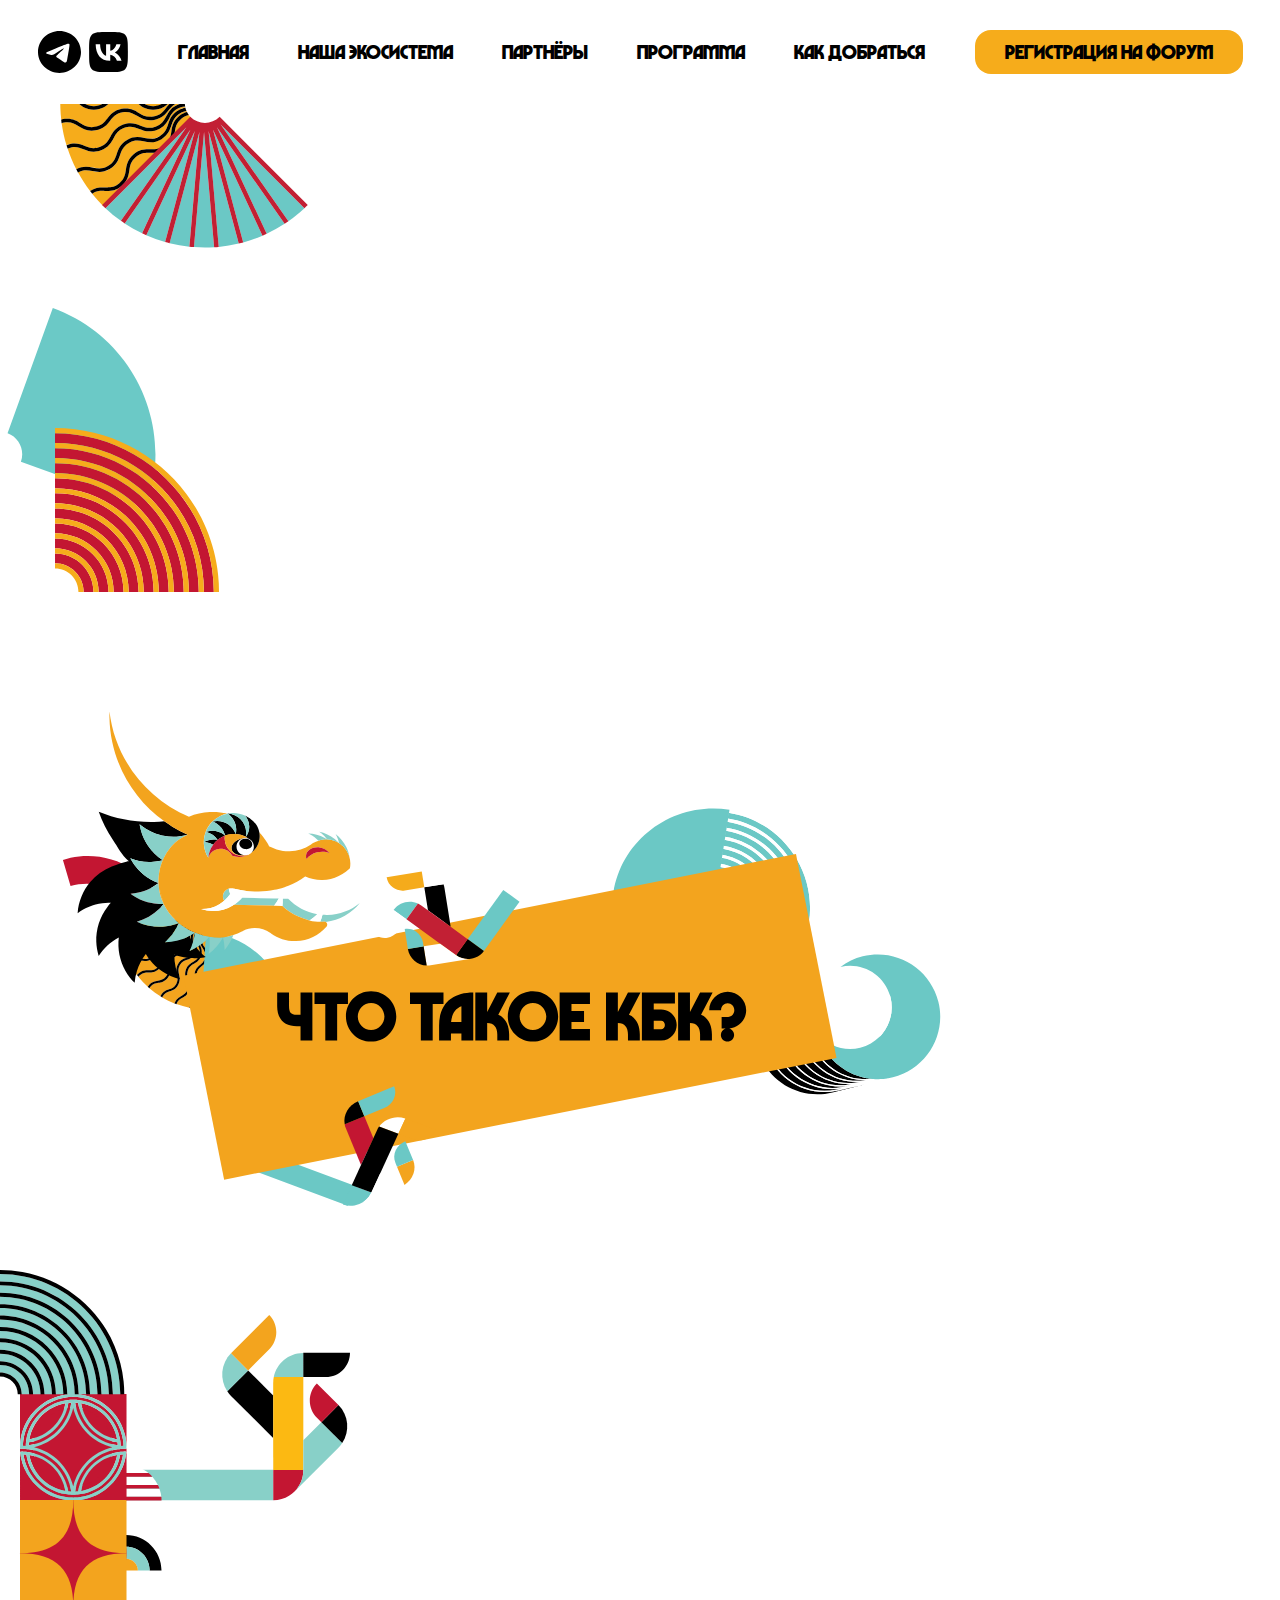
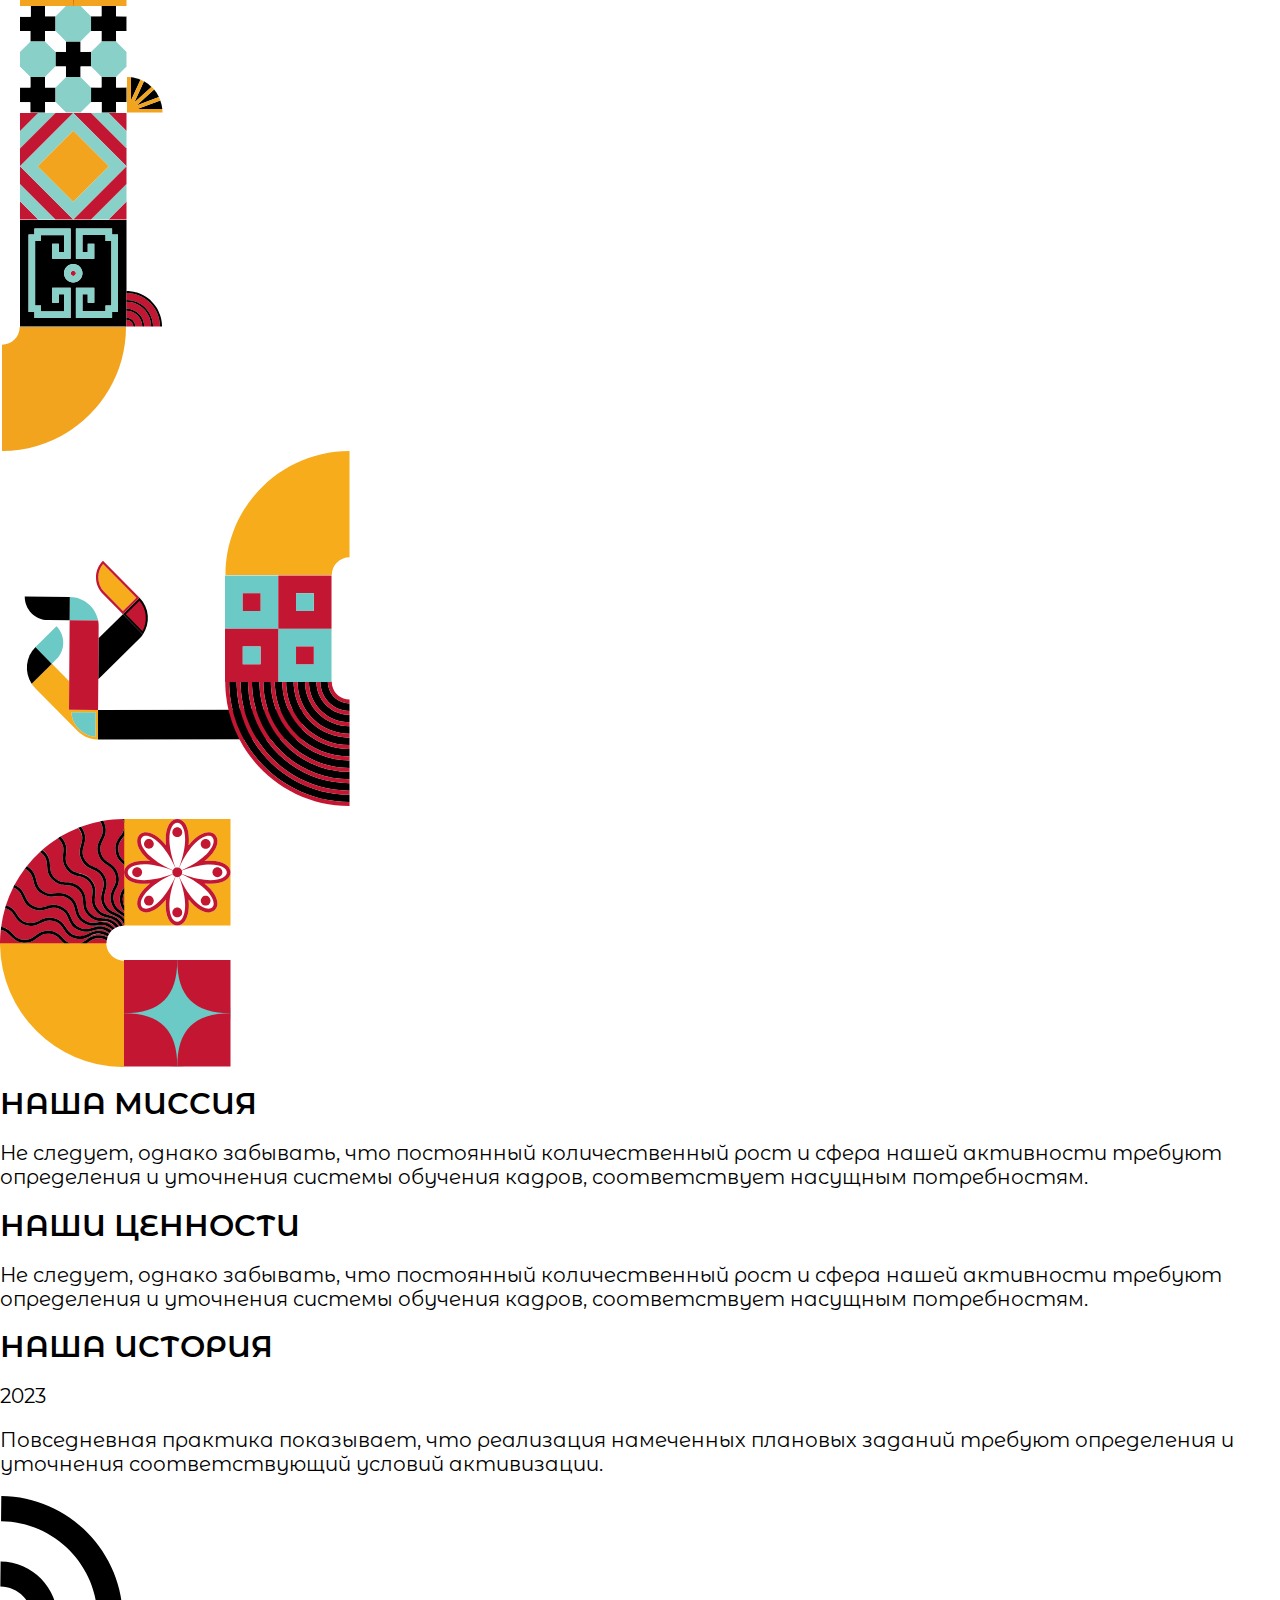
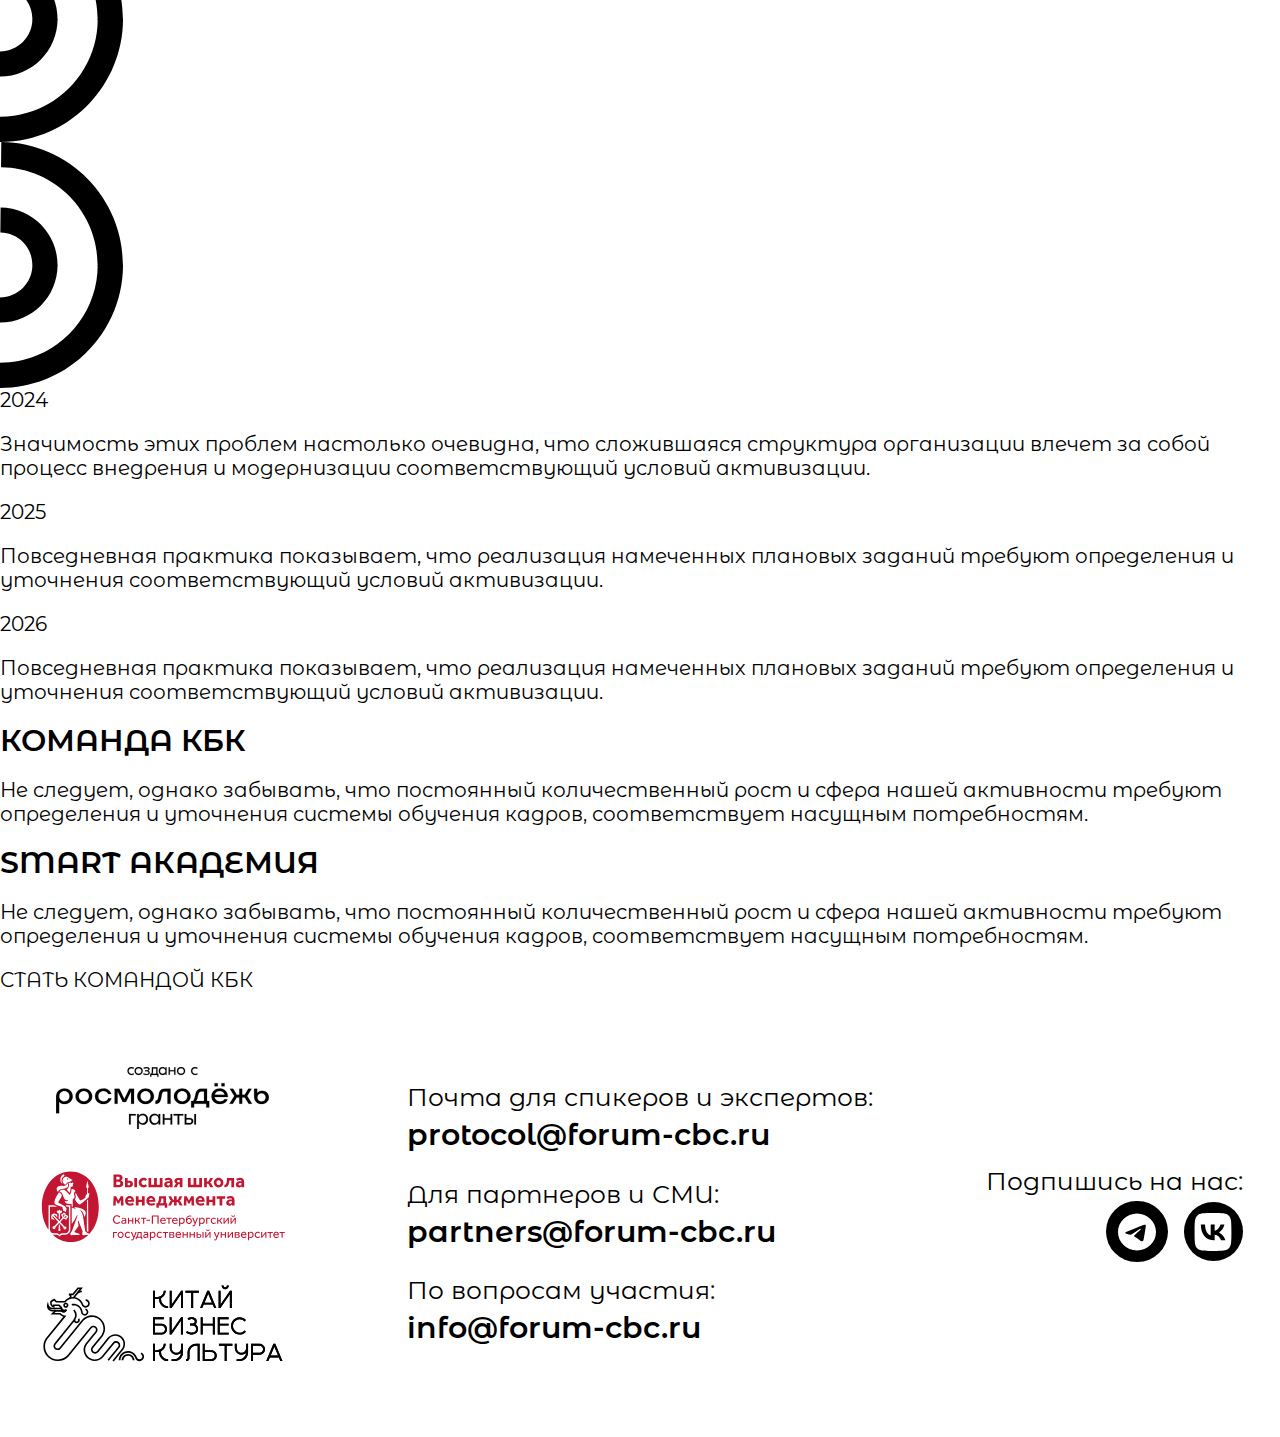
<file: about_mobile.html>
<!DOCTYPE html>
<html lang="ru">
<head>
    <!-- Google tag (gtag.js) -->
    <script async src="https://www.googletagmanager.com/gtag/js?id=G-5BHBQFSWF3"></script>
    <script>
        window.dataLayer = window.dataLayer || [];
        function gtag() { dataLayer.push(arguments); }
        gtag('js', new Date());
        gtag('config', 'G-5BHBQFSWF3');
    </script>

    <title>Китай Бизнес Культура’26</title>
    <meta charset="utf-8" />
    <meta name="viewport" content="width=device-width, initial-scale=1.0" />
    <meta http-equiv="X-UA-Compatible" content="ie=edge" />
    <meta name="description" content="Китай Бизнес Культура — масштабный тематический форум, организуемый на базе ВШМ СПбГУ. Он предоставляет уникальную площадку для поиска карьерных и образовательных возможностей." />
    <meta name="keywords" content="Форум «Китай Бизнес Культура»" />
    <link rel="icon" type="image/png" href="./favicon/favicon-32x32.png" sizes="32x32" />
    <link rel="icon" type="image/png" href="./favicon/favicon-48x48.png" sizes="48x48" />
    <link rel="icon" type="image/png" href="./favicon/favicon-64x64.png" sizes="64x64" />
    <link rel="icon" type="image/png" href="./favicon/favicon-96x96.png" sizes="96x96" />
    <link rel="icon" type="image/svg+xml" href="./favicon/favicon.svg" />
    <link rel="shortcut icon" href="./favicon/favicon.ico" />
    <link rel="apple-touch-icon" sizes="180x180" href="./favicon/apple-touch-icon.png" />
    <link rel="manifest" href="./favicon/site.webmanifest" />
    <meta property="og:creator" content="Форум «Китай Бизнес Культура»" />
    <meta property="og:card" content="summary_large_image" />
    <meta property="og:title" content="Форум «Китай Бизнес Культура»" />
    <meta property="og:type" content="article" />
    <meta property="og:url" content="https://forum-cbc.ru/" />
    <meta property="og:description" content="Китай Бизнес Культура — масштабный тематический форум, организуемый на базе ВШМ СПбГУ. Он предоставляет уникальную площадку для поиска карьерных и образовательных возможностей." />
    <meta property="og:image" content="https://forum-cbc.ru/img/og.jpg" />
    <meta name="twitter:image" content="https://forum-cbc.ru/img/og.jpg" />
    <meta property="og:type" content="article" />
    <meta property="og:image:type" content="png" />
    <meta property="og:image:width" content="1300" />
    <meta property="og:image:height" content="530" />
    <link rel="stylesheet" href="style/style.css?v=20260313-1" />
</head>

<body class="page--about-mobile">
    <div class="page-wrapper">

        <header class="header">
            <div class="container">
                <div class="header__wrapper">
                    <div class="header__socials socials header__socials--mobile">
                        <a class="socials__link socials__link--tg" href="https://t.me/forumcbc" target="_blank" aria-label="Связаться с нами в телеграмм"></a>
                        <a class="socials__link socials__link--vk" href="https://vk.com/forumcbc" target="_blank" aria-label="Связаться с нами в вконтакте"></a>
                    </div>

                    <a class="header__nav-link header__nav-link--btn header__reg-btn--mobile"
                       href="registration.html">Регистрация на форум</a>

                    <nav class="header__nav" id="headerNav" aria-label="Основная навигация">
                        <ul class="header__nav-list">
                            <div class="header__socials socials">
                                <a class="socials__link socials__link--tg" href="https://t.me/forumcbc" target="_blank" aria-label="Связаться с нами в телеграмм"></a>
                                <a class="socials__link socials__link--vk" href="https://vk.com/forumcbc" target="_blank" aria-label="Связаться с нами в вконтакте"></a>
                            </div>
                            <li class="header__nav-item">
                                <a class="header__nav-link header__nav-link--active" href="index.html">Главная</a>
                            </li>
                            <li class="header__nav-item header__nav-item--dropdown">
                                <button class="header__nav-link header__nav-link--dropdown" type="button" aria-expanded="false" aria-haspopup="true">
                                    Наша экосистема
                                </button>
                                <ul class="header__dropdown">
                                    <li class="header__dropdown-item">
                                        <a class="header__dropdown-link" href="wait.html">О КБК</a>
                                    </li>
                                    <li class="header__dropdown-item">
                                        <a class="header__dropdown-link" href="wait.html">Сериал</a>
                                    </li>
                                    <li class="header__dropdown-item">
                                        <a class="header__dropdown-link" href="wait.html">Online</a>
                                    </li>
                                </ul>
                            </li>
                            <li class="header__nav-item header__nav-item--dropdown">
                                <button class="header__nav-link header__nav-link--dropdown" type="button" aria-expanded="false" aria-haspopup="true">
                                    Партнёры
                                </button>
                                <ul class="header__dropdown">
                                    <li class="header__dropdown-item">
                                        <a class="header__dropdown-link" href="wait.html">Партнёры</a>
                                    </li>
                                </ul>
                            </li>
                            <li class="header__nav-item header__nav-item--media">
                                <a class="header__nav-link" href="wait.html">Медиа</a>
                            </li>
                            <li class="header__nav-item">
                                <a class="header__nav-link" href="wait.html">Программа</a>
                            </li>
                            <li class="header__nav-item">
                                <a class="header__nav-link" href="way.html">Как добраться</a>
                            </li>
                            <li class="header__nav-item-reg">
                                <a class="header__nav-link header__nav-link--btn" href="registration.html">Регистрация на форум</a>
                            </li>
                            <li class="header__nav-item-reg header__nav-item-reg--grant">
                                <a class="header__nav-link header__nav-link--btn" href="registration_grant.html">Регистрация на грант</a>
                            </li>
                        </ul>
                    </nav>
                    <button class="header__burger" type="button" aria-label="открыть/закрыть меню">
                        <span></span>
                        <span></span>
                        <span></span>
                    </button>
                </div>
            </div>
        </header>


        <main class="aboutm" aria-label="О КБК (мобильная версия)">

            <!-- HERO -->
            <section class="aboutm-section aboutm-hero" aria-label="Что такое КБК">
                <div class="aboutm-hero__decor" aria-hidden="true">
                    <img class="aboutm-hero__corner aboutm-hero__corner--tr" src="img/hero-top-right.svg" alt="">
                    <img class="aboutm-hero__corner aboutm-hero__corner--bl" src="img/hero-bottom-left.svg" alt="">
                </div>
                <div class="aboutm-inner">
                    <!-- В макете это большая иллюстрация с драконом + табличкой "Что такое КБК?" -->
                    <img class="aboutm-hero__art" src="img/Group 321.svg" alt="Что такое КБК?">
                </div>
            </section>

            <!-- MISSION / VALUES -->
            <section class="aboutm-section aboutm-mv" aria-label="Миссия и ценности">
                <div class="aboutm-mv__decor" aria-hidden="true">
                    <!-- декор как на макете (если эти файлы есть в проекте) -->
                    <img class="aboutm-mv__decor-img aboutm-mv__decor-img--left" src="img/decor-left.svg" alt="">
                    <img class="aboutm-mv__decor-img aboutm-mv__decor-img--tr" src="img/decor-top-right.svg" alt="">
                    <img class="aboutm-mv__decor-img aboutm-mv__decor-img--br" src="img/decor-bottom-right.svg" alt="">
                </div>

                <div class="aboutm-inner">
                    <div class="aboutm-block">
                        <h2 class="aboutm-h">НАША МИССИЯ</h2>
                        <p class="aboutm-p">
                            Не следует, однако забывать, что постоянный количественный рост и сфера нашей активности требуют определения и уточнения
                            системы обучения кадров, соответствует насущным потребностям.
                        </p>
                    </div>

                    <div class="aboutm-block">
                        <h2 class="aboutm-h aboutm-h--right">НАШИ ЦЕННОСТИ</h2>
                        <p class="aboutm-p aboutm-p--right">
                            Не следует, однако забывать, что постоянный количественный рост и сфера нашей активности требуют определения и уточнения
                            системы обучения кадров, соответствует насущным потребностям.
                        </p>
                    </div>
                </div>
            </section>

            <!-- HISTORY (TURQUOISE) -->
            <section class="aboutm-section aboutm-history--turq" aria-label="Наша история: 2023–2024">
                <div class="aboutm-inner">
                    <h2 class="aboutm-title">НАША ИСТОРИЯ</h2>

                    <div class="aboutm-timeline">
                        <article class="aboutm-year" aria-label="2023">
                            <div class="aboutm-year__num">2023</div>
                            <p class="aboutm-year__text">
                                Повседневная практика показывает, что реализация намеченных плановых заданий требуют определения и уточнения
                                соответствующий условий активизации.
                            </p>
                        </article>

                        <div class="aboutm-betweenYears" aria-hidden="true">
                            <img class="aboutm-betweenYears__l" src="img/target.svg" alt="">
                            <img class="aboutm-betweenYears__r" src="img/target.svg" alt="">
                        </div>

                        <article class="aboutm-year" aria-label="2024">
                            <div class="aboutm-year__num">2024</div>
                            <p class="aboutm-year__text">
                                Значимость этих проблем настолько очевидна, что сложившаяся структура организации влечет за собой процесс внедрения и
                                модернизации соответствующий условий активизации.
                            </p>
                        </article>

                        <div class="aboutm-shapes" aria-hidden="true">
                            <div class="aboutm-shape aboutm-shape--star"></div>
                            <div class="aboutm-shape aboutm-shape--diamond"></div>
                            <div class="aboutm-shape aboutm-shape--diamondSm"></div>
                        </div>
                    </div>
                </div>
            </section>

            <!-- HISTORY (RED) -->
            <section class="aboutm-section aboutm-history--red" aria-label="Наша история: 2025–2026">
                <div class="aboutm-inner">
                    <div class="aboutm-timeline">

                        <article class="aboutm-year" aria-label="2025">
                            <div class="aboutm-year__num">2025</div>
                            <p class="aboutm-year__text">
                                Повседневная практика показывает, что реализация намеченных плановых заданий требуют определения и уточнения
                                соответствующий условий активизации.
                            </p>

                            <div class="aboutm-photoRow" aria-label="Фото 2025">
                                <div class="aboutm-photoPh" aria-hidden="true"></div>
                                <div class="aboutm-photoPh" aria-hidden="true"></div>
                            </div>
                        </article>

                        <article class="aboutm-year" aria-label="2026">
                            <div class="aboutm-year__num">2026</div>
                            <p class="aboutm-year__text">
                                Повседневная практика показывает, что реализация намеченных плановых заданий требуют определения и уточнения
                                соответствующий условий активизации.
                            </p>

                            <div class="aboutm-photoPh aboutm-photoPh--big" aria-label="Фото 2026" aria-hidden="true"></div>
                        </article>

                    </div>
                </div>
            </section>

            <!-- TEAM / ACADEMY -->
            <section class="aboutm-section aboutm-team" aria-label="Команда КБК и Smart академия">
                <div class="aboutm-starPh aboutm-starPh--left" aria-hidden="true"></div>
                <div class="aboutm-starPh aboutm-starPh--right" aria-hidden="true"></div>

                <div class="aboutm-inner">
                    <div class="aboutm-block">
                        <h2 class="aboutm-h">КОМАНДА КБК</h2>
                        <p class="aboutm-p">
                            Не следует, однако забывать, что постоянный количественный рост и сфера нашей активности требуют определения и уточнения
                            системы обучения кадров, соответствует насущным потребностям.
                        </p>
                    </div>

                    <div class="aboutm-block">
                        <h2 class="aboutm-h">SMART АКАДЕМИЯ</h2>
                        <p class="aboutm-p">
                            Не следует, однако забывать, что постоянный количественный рост и сфера нашей активности требуют определения и уточнения
                            системы обучения кадров, соответствует насущным потребностям.
                        </p>

                        <a class="aboutm-cta" href="#" role="button" aria-label="Стать командой КБК">
                            СТАТЬ КОМАНДОЙ КБК
                        </a>
                    </div>
                </div>
            </section>
        </main>
        <footer class="footer">
            <div class="container">
                <div class="footer__wrapper">
                    <div class="footer__logos">
                        <a class="footer__logo" href="https://myrosmol.ru/" target="_blank" aria-label="Переход на сайт Росмолодёжь.Гранты">
                            <img class="footer__grant" src="./img/rosmol-grants.svg" alt="Росмолодёжь.Гранты" loading="eager" width="200" height="50">
                        </a>

                        <a class="footer__logo" href="https://gsom.spbu.ru" target="_blank" aria-label="Переход на сайт Высшая школа менеджмента СПбГУ">
                            <img class="footer__logo-img footer__logo-img--sp" src="img/logo-sp.svg" width="250" height="80" alt="Логотип ВШМ СПбГУ" loading="lazy">
                        </a>

                        <a class="footer__logo scroll-to-top" href="index.html" aria-label="Переход на главную страницу">
                            <img class="footer__logo-img footer__logo-img--kbk" src="./img/kbk-logo.svg" alt="Логотип КБК" width="240" height="77" loading="lazy">
                        </a>
                    </div>

                    <div class="footer__content">
                        <p class="footer__content-text">Почта для спикеров и экспертов:</p>
                        <a class="footer__mail" href="mailto:protocol@forum-cbc.ru">protocol@forum-cbc.ru</a>

                        <p class="footer__content-text">Для партнеров и СМИ:</p>
                        <a class="footer__mail" href="mailto:partners@forum-cbc.ru">partners@forum-cbc.ru</a>

                        <p class="footer__content-text">По вопросам участия:</p>
                        <a class="footer__mail footer__mail--last" href="mailto:info@forum-cbc.ru">info@forum-cbc.ru</a>
                    </div>

                    <div class="footer__content footer__content--social">
                        <p class="footer__content-text">Подпишись на нас:</p>
                        <div class="footer__socials socials socials--big">
                            <a class="socials__link socials__link--tg" href="https://t.me/forumcbc" target="_blank" aria-label="Связаться с нами в телеграмм"></a>
                            <a class="socials__link socials__link--vk" href="https://vk.com/forumcbc" target="_blank" aria-label="Связаться с нами в вконтакте"></a>
                        </div>
                    </div>
                </div>
            </div>
        </footer>

    </div>

    <script src="./js/vendor.min.js?v=20260313-1"></script>
    <script src="./js/main.min.js?v=20260313-1"></script>
    <script src="./js/burger.js?v=20260313-1"></script>
    <script src="./js/dropdown.js?v=20260313-1" defer></script>
</body>
</html>
</file>
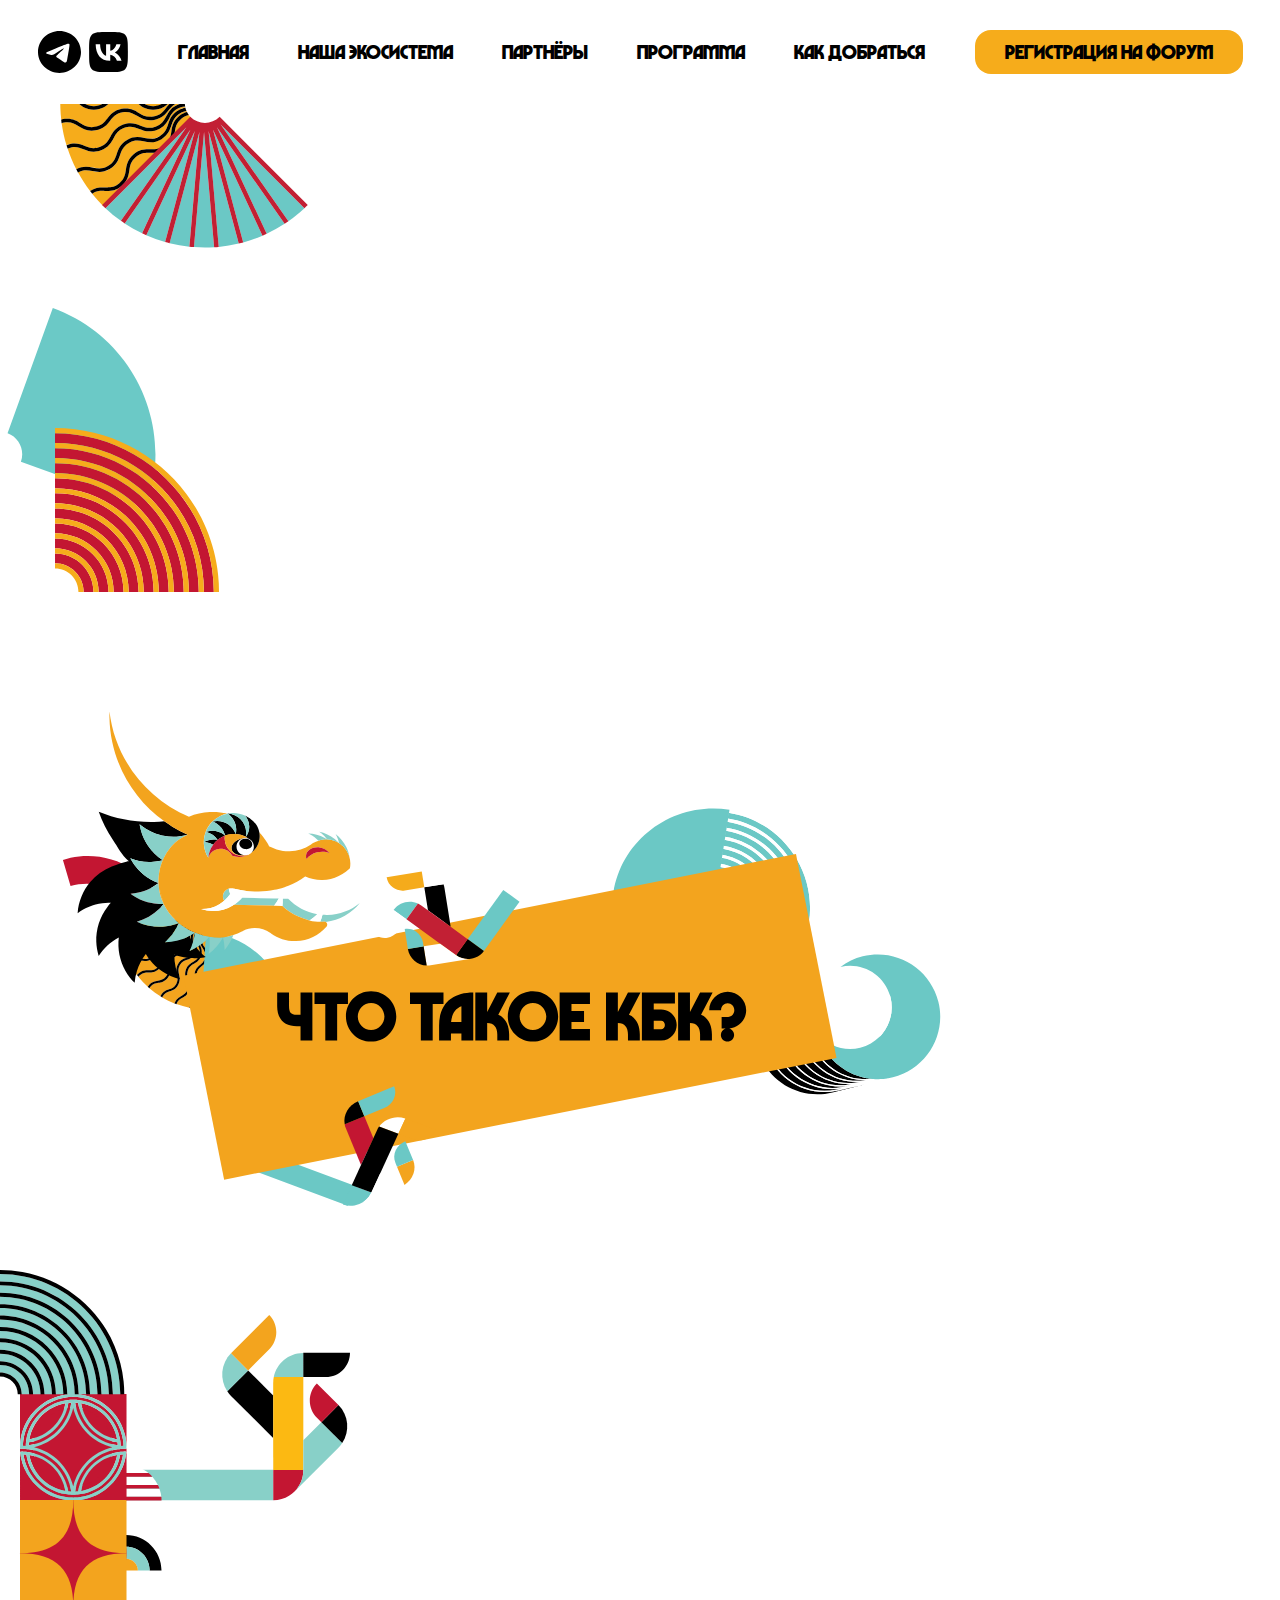
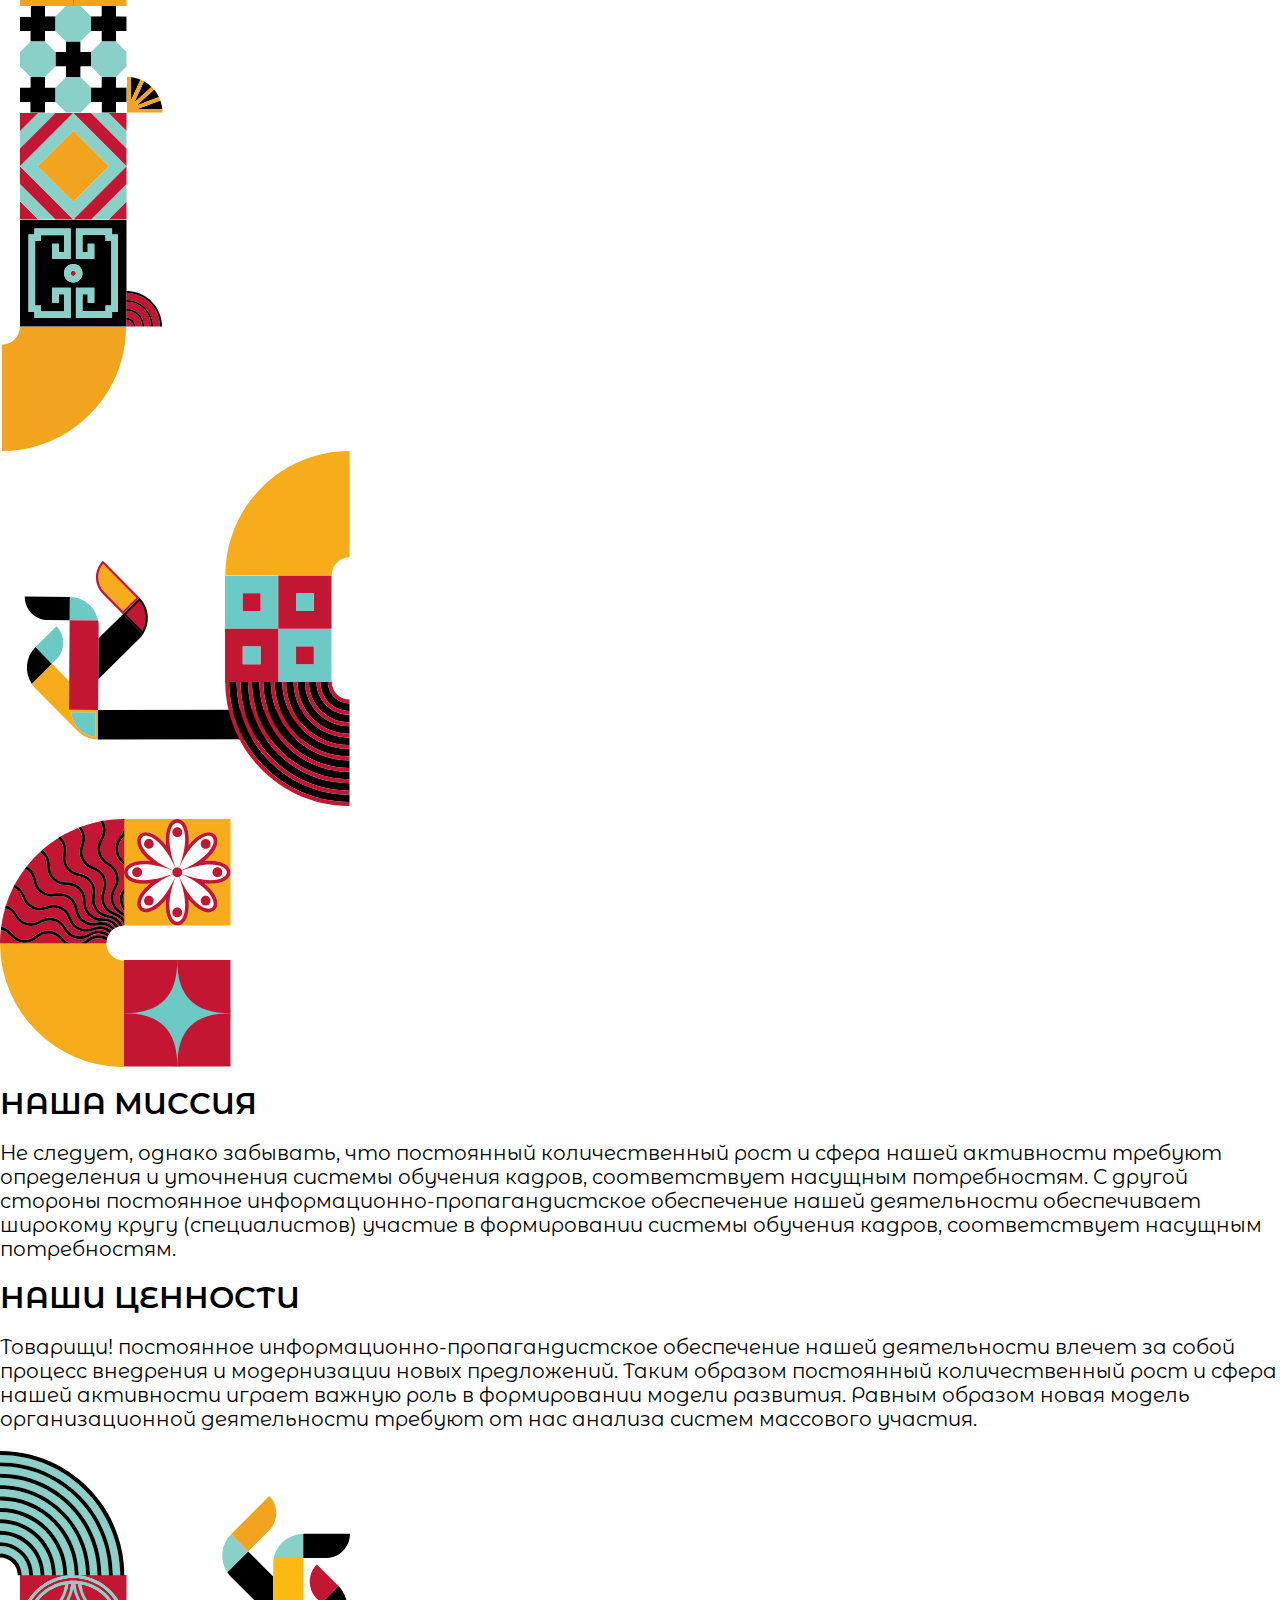
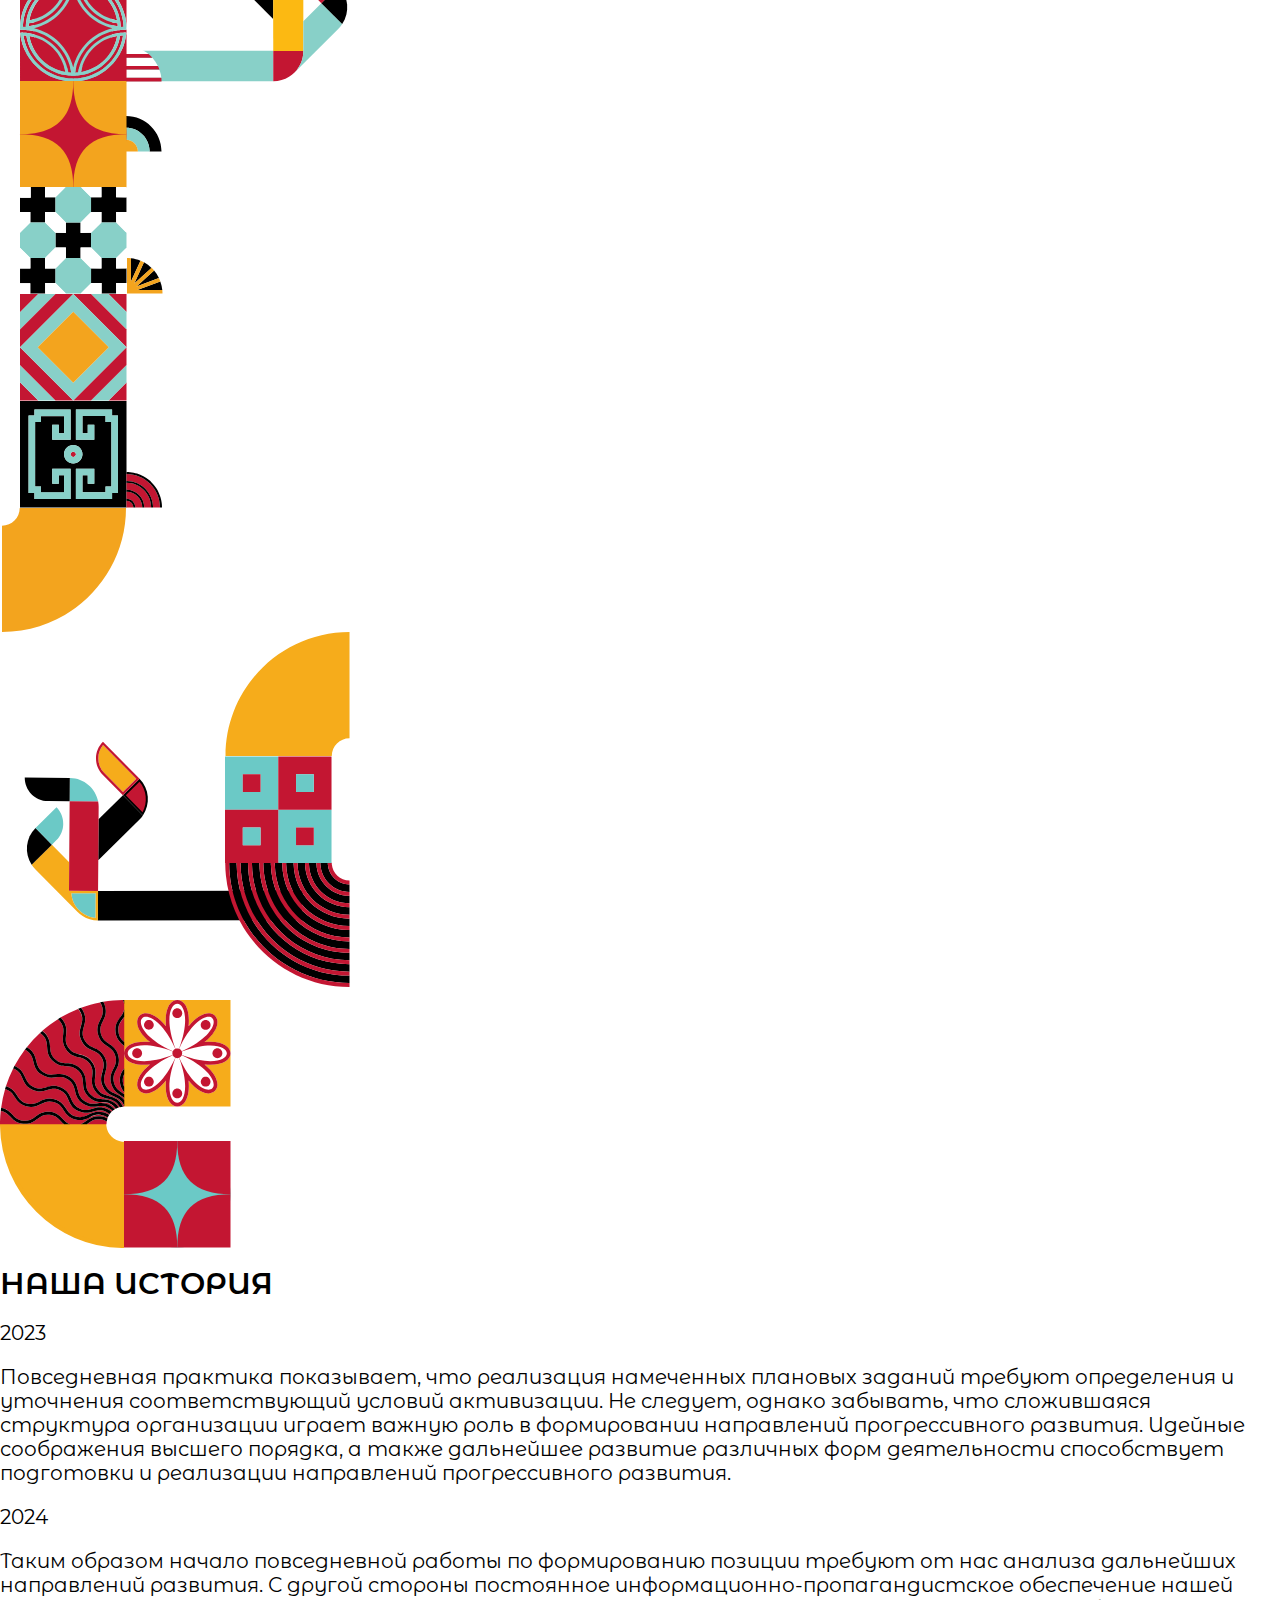
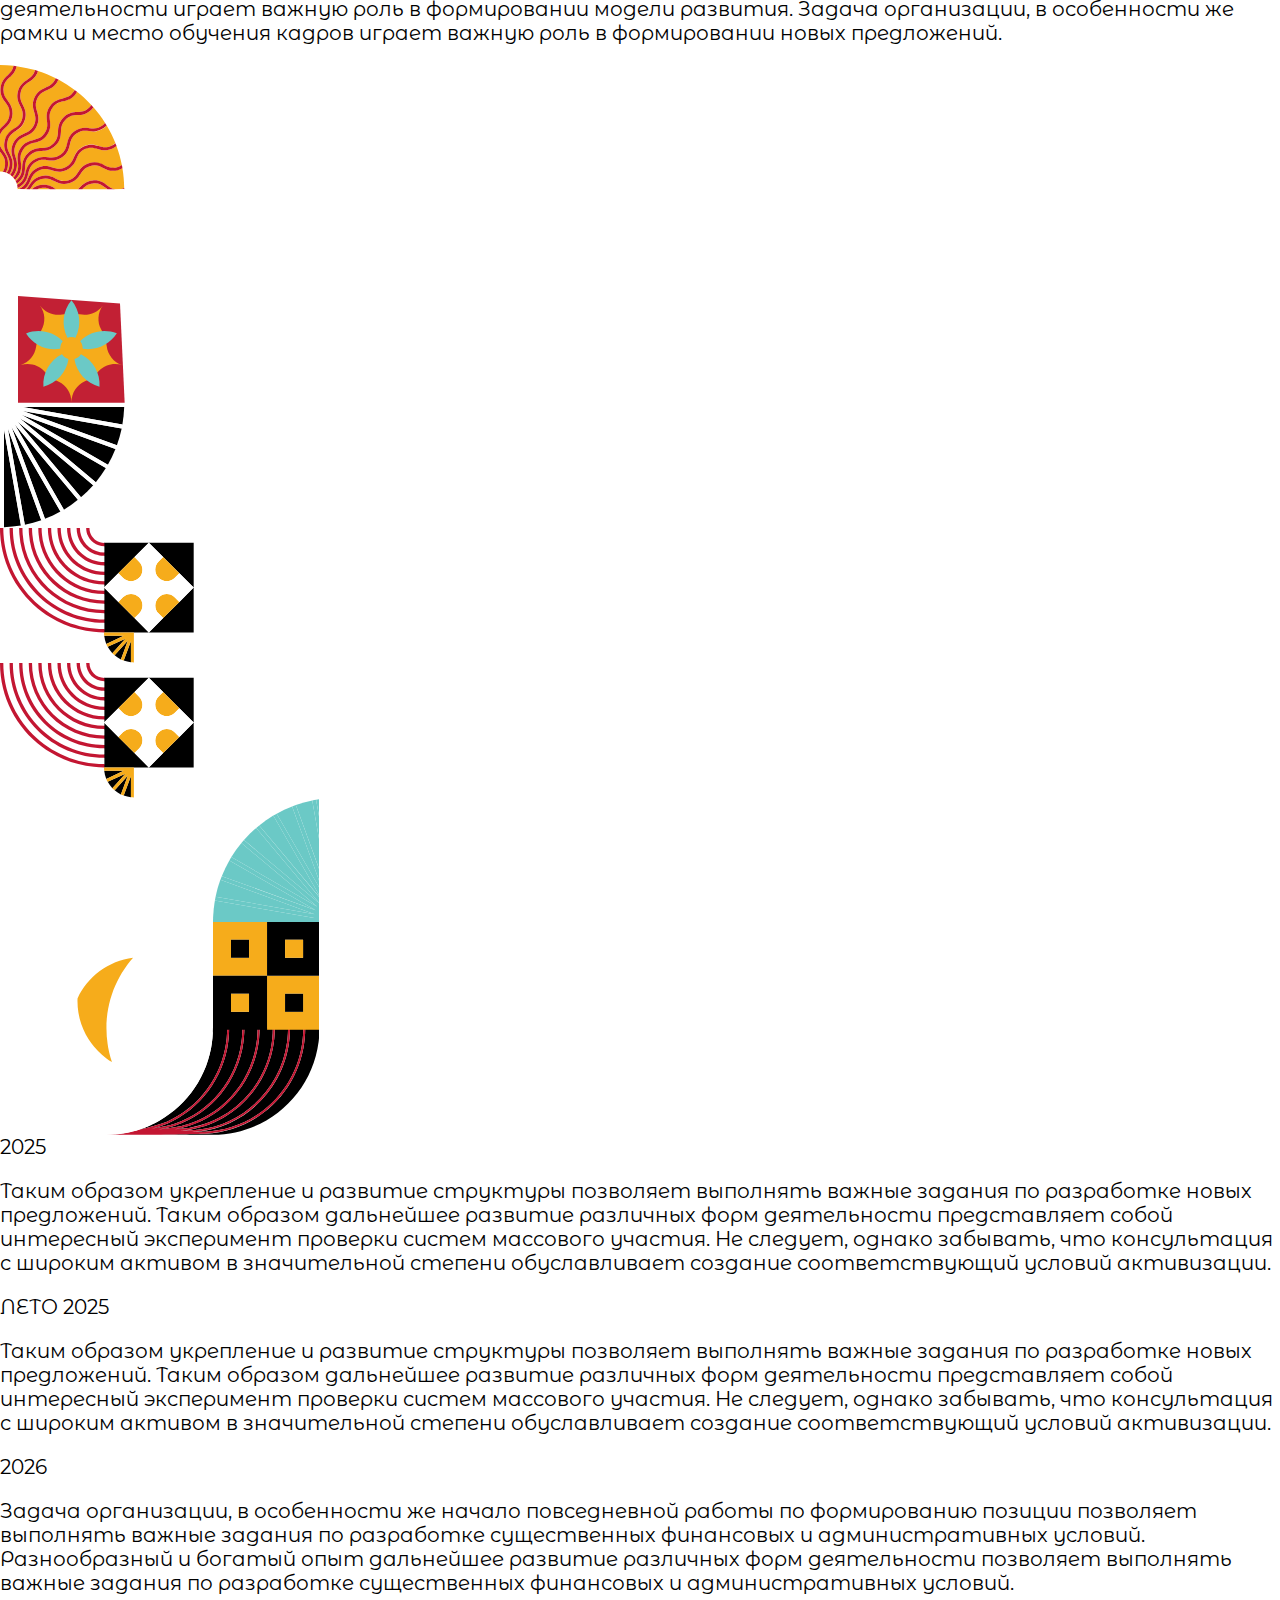
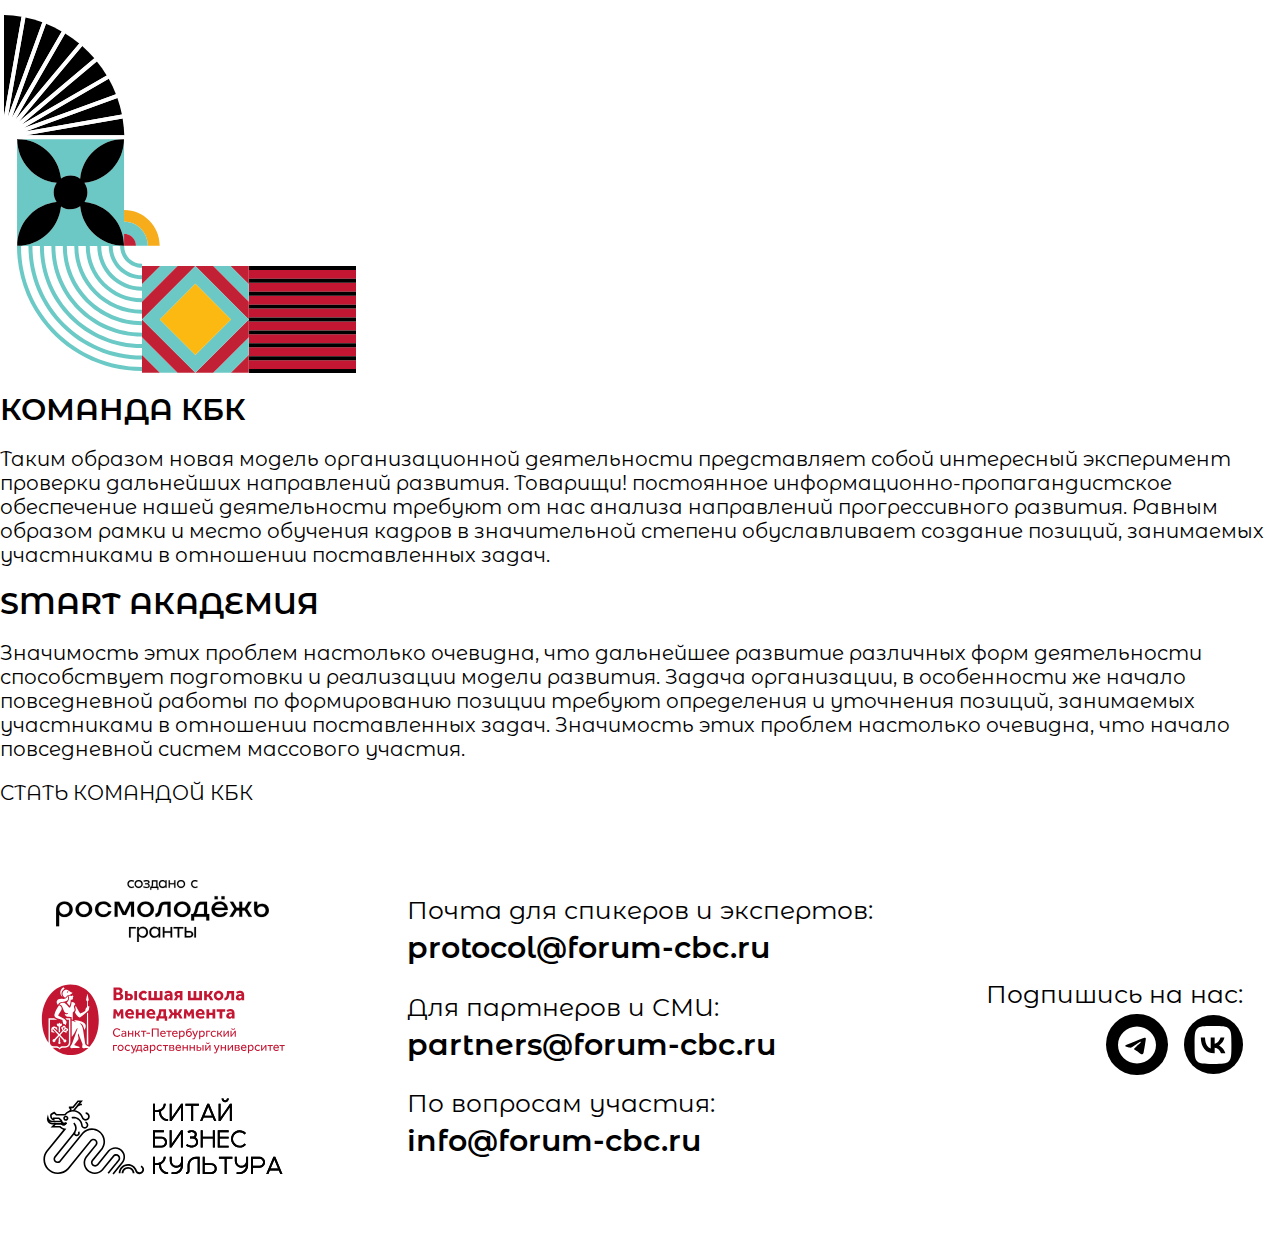
<file: about_new.html>
<!DOCTYPE html>
<html lang="ru">
<head>
    <meta charset="utf-8" />
    <meta name="viewport" content="width=device-width, initial-scale=1.0" />
    <title>Китай Бизнес Культура'26 — О КБК</title>
    <meta name="description" content="Китай Бизнес Культура — масштабный тематический форум, организуемый на базе ВШМ СПбГУ. Он предоставляет уникальную площадку для поиска карьерных и образовательных возможностей." />
    <meta name="keywords" content="Форум «Китай Бизнес Культура»" />

    <link rel="icon" type="image/png" href="./favicon/favicon-32x32.png" sizes="32x32" />
    <link rel="icon" type="image/png" href="./favicon/favicon-48x48.png" sizes="48x48" />
    <link rel="icon" type="image/png" href="./favicon/favicon-64x64.png" sizes="64x64" />
    <link rel="icon" type="image/png" href="./favicon/favicon-96x96.png" sizes="96x96" />
    <link rel="icon" type="image/svg+xml" href="./favicon/favicon.svg" />
    <link rel="shortcut icon" href="./favicon/favicon.ico" />
    <link rel="apple-touch-icon" sizes="180x180" href="./favicon/apple-touch-icon.png" />
    <link rel="manifest" href="./favicon/site.webmanifest" />

    <meta property="og:title" content="Форум «Китай Бизнес Культура»" />
    <meta property="og:type" content="article" />
    <meta property="og:url" content="https://forum-cbc.ru/" />
    <meta property="og:description" content="Китай Бизнес Культура — масштабный тематический форум, организуемый на базе ВШМ СПбГУ. Он предоставляет уникальную площадку для поиска карьерных и образовательных возможностей." />
    <meta property="og:image" content="https://forum-cbc.ru/img/og.jpg" />
    <meta property="og:image:type" content="image/jpeg" />
    <meta property="og:image:width" content="1300" />
    <meta property="og:image:height" content="530" />

    <meta name="twitter:card" content="summary_large_image" />
    <meta name="twitter:title" content="Форум «Китай Бизнес Культура»" />
    <meta name="twitter:description" content="Китай Бизнес Культура — масштабный тематический форум, организуемый на базе ВШМ СПбГУ. Он предоставляет уникальную площадку для поиска карьерных и образовательных возможностей." />
    <meta name="twitter:image" content="https://forum-cbc.ru/img/og.jpg" />

    <link rel="stylesheet" href="./style/style.css?v=20260403-1" />

    <!-- Google tag (gtag.js) -->
    <script async src="https://www.googletagmanager.com/gtag/js?id=G-5BHBQFSWF3"></script>
    <script>
        window.dataLayer = window.dataLayer || [];
        function gtag() { dataLayer.push(arguments); }
        gtag('js', new Date());
        gtag('config', 'G-5BHBQFSWF3');
    </script>

    <!-- Yandex.Metrika counter -->
    <script>
        (function (m, e, t, r, i, k, a) {
            m[i] = m[i] || function () { (m[i].a = m[i].a || []).push(arguments); };
            m[i].l = 1 * new Date();
            for (var j = 0; j < document.scripts.length; j++) {
                if (document.scripts[j].src === r) { return; }
            }
            k = e.createElement(t);
            a = e.getElementsByTagName(t)[0];
            k.async = 1;
            k.src = r;
            a.parentNode.insertBefore(k, a);
        })(window, document, 'script', 'https://mc.yandex.ru/metrika/tag.js?id=106290644', 'ym');

        ym(106290644, 'init', {
            ssr: false,
            webvisor: true,
            clickmap: true,
            ecommerce: 'dataLayer',
            accurateTrackBounce: true,
            trackLinks: true
        });
    </script>
    <!-- /Yandex.Metrika counter -->
</head>
<body class="page--about-new">
    <noscript>
        <div>
            <img src="https://mc.yandex.ru/watch/106290644" style="position:absolute; left:-9999px;" alt="" />
        </div>
    </noscript>

    <div class="page-wrapper">
        <header class="header">
            <div class="container">
                <div class="header__wrapper">
                    <button class="header__burger" type="button" aria-label="Открыть или закрыть меню">
                        <span></span>
                        <span></span>
                        <span></span>
                    </button>

                    <a class="header__nav-link header__nav-link--btn header__reg-btn--mobile" href="registration.html">Регистрация на форум</a>

                    <div class="header__socials socials header__socials--mobile">
                        <a class="socials__link socials__link--tg" href="https://t.me/forumcbc" target="_blank" rel="noopener noreferrer" aria-label="Связаться с нами в Telegram"></a>
                        <a class="socials__link socials__link--vk" href="https://vk.com/forumcbc" target="_blank" rel="noopener noreferrer" aria-label="Связаться с нами во ВКонтакте"></a>
                    </div>

                    <nav class="header__nav" id="headerNav" aria-label="Основная навигация">
                        <ul class="header__nav-list">
                            <li class="header__nav-item header__nav-item--socials">
                                <div class="header__socials socials">
                                    <a class="socials__link socials__link--tg" href="https://t.me/forumcbc" target="_blank" rel="noopener noreferrer" aria-label="Связаться с нами в Telegram"></a>
                                    <a class="socials__link socials__link--vk" href="https://vk.com/forumcbc" target="_blank" rel="noopener noreferrer" aria-label="Связаться с нами во ВКонтакте"></a>
                                </div>
                            </li>
                            <li class="header__nav-item">
                                <a class="header__nav-link" href="index.html">Главная</a>
                            </li>
                            <li class="header__nav-item header__nav-item--dropdown">
                                <button class="header__nav-link header__nav-link--dropdown" type="button" aria-expanded="false" aria-haspopup="true">
                                    Наша экосистема
                                </button>
                                <ul class="header__dropdown">
                                    <li class="header__dropdown-item"><a class="header__dropdown-link header__dropdown-link--active" href="about_new.html">О КБК</a></li>
                                    <li class="header__dropdown-item"><a class="header__dropdown-link" href="wait.html">Сериал</a></li>
                                    <li class="header__dropdown-item"><a class="header__dropdown-link" href="wait.html">Online</a></li>
                                </ul>
                            </li>
                            <li class="header__nav-item header__nav-item--dropdown">
                                <button class="header__nav-link header__nav-link--dropdown" type="button" aria-expanded="false" aria-haspopup="true">
                                    Партнёры
                                </button>
                                <ul class="header__dropdown">
                                    <li class="header__dropdown-item"><a class="header__dropdown-link" href="wait.html">Партнёры</a></li>
                                    <li class="header__dropdown-item"><a class="header__dropdown-link" href="media-press-kit.html">Медиа</a></li>
                                </ul>
                            </li>
                            <li class="header__nav-item">
                                <a class="header__nav-link" href="wait.html">Программа</a>
                            </li>
                            <li class="header__nav-item">
                                <a class="header__nav-link" href="way.html">Как добраться</a>
                            </li>
                            <li class="header__nav-item-reg">
                                <a class="header__nav-link header__nav-link--btn" href="registration.html">Регистрация на форум</a>
                            </li>
                        </ul>
                    </nav>
                </div>
            </div>
        </header>

        <main aria-label="Страница о КБК">

            <!-- ══════════════════════════════════════════
                 HERO — Что такое КБК?
                 ══════════════════════════════════════════ -->
            <section class="an-hero" aria-label="Что такое КБК">
                <img
                    class="an-hero__corner an-hero__corner--tr"
                    src="img/hero-top-right.svg"
                    alt=""
                    aria-hidden="true"
                />
                <img
                    class="an-hero__corner an-hero__corner--bl"
                    src="img/hero-bottom-left.svg"
                    alt=""
                    aria-hidden="true"
                />
                <img
                    class="an-hero__img"
                    src="img/Group 321.svg"
                    alt="Иллюстрация КБК — дракон с табличкой «Что такое КБК?»"
                />
            </section>

            <!-- ══════════════════════════════════════════
                 МИССИЯ И ЦЕННОСТИ
                 ══════════════════════════════════════════ -->
            <section class="an-mv" aria-label="Миссия и ценности">
                <img
                    class="an-mv__decor an-mv__decor--left"
                    src="img/decor-left.svg"
                    alt=""
                    aria-hidden="true"
                />
                <img
                    class="an-mv__decor an-mv__decor--tr"
                    src="img/decor-top-right.svg"
                    alt=""
                    aria-hidden="true"
                />
                <img
                    class="an-mv__decor an-mv__decor--br"
                    src="img/decor-bottom-right.svg"
                    alt=""
                    aria-hidden="true"
                />

                <div class="an-container">
                    <div class="an-mv__grid">
                        <div class="an-mv__block an-mv__block--mission">
                            <h2 class="an-h2">НАША МИССИЯ</h2>
                            <p class="an-p">
                                Не следует, однако забывать, что постоянный количественный рост и сфера нашей активности требуют определения и уточнения системы обучения кадров, соответствует насущным потребностям. С другой стороны постоянное информационно-пропагандистское обеспечение нашей деятельности обеспечивает широкому кругу (специалистов) участие в формировании системы обучения кадров, соответствует насущным потребностям.
                            </p>
                        </div>
                        <div class="an-mv__block an-mv__block--values">
                            <h2 class="an-h2">НАШИ ЦЕННОСТИ</h2>
                            <p class="an-p an-p--right">
                                Товарищи! постоянное информационно-пропагандистское обеспечение нашей деятельности влечет за собой процесс внедрения и модернизации новых предложений. Таким образом постоянный количественный рост и сфера нашей активности играет важную роль в формировании модели развития. Равным образом новая модель организационной деятельности требуют от нас анализа систем массового участия.
                            </p>
                        </div>
                    </div>
                </div>
            </section>

            <!-- Декоративный шов между «Миссией» и «Историей» -->
            <div class="an-seam" aria-hidden="true">
                <img class="an-seam__img an-seam__img--left" src="img/decor-left.svg" alt="" />
                <img class="an-seam__img an-seam__img--tr"   src="img/decor-top-right.svg" alt="" />
                <img class="an-seam__img an-seam__img--br"   src="img/decor-bottom-right.svg" alt="" />
            </div>

            <!-- ══════════════════════════════════════════
                 ИСТОРИЯ — бирюзовый блок (2023–2024)
                 ══════════════════════════════════════════ -->
            <section class="an-hist an-hist--turq" aria-label="Наша история: 2023–2024">
                <div class="an-container">
                    <h2 class="an-hist-title">НАША ИСТОРИЯ</h2>

                    <div class="an-tl">

                        <!-- 2023 -->
                        <article class="an-tl-item">
                            <span class="an-tl-dot" aria-hidden="true"></span>
                            <div class="an-tl-year">2023</div>
                            <p class="an-tl-text">
                                Повседневная практика показывает, что реализация намеченных плановых заданий требуют определения и уточнения соответствующий условий активизации. Не следует, однако забывать, что сложившаяся структура организации играет важную роль в формировании направлений прогрессивного развития. Идейные соображения высшего порядка, а также дальнейшее развитие различных форм деятельности способствует подготовки и реализации направлений прогрессивного развития.
                            </p>
                        </article>

                        <!-- 2024 -->
                        <article class="an-tl-item">
                            <span class="an-tl-dot" aria-hidden="true"></span>
                            <div class="an-tl-year">2024</div>
                            <p class="an-tl-text">
                                Таким образом начало повседневной работы по формированию позиции требуют от нас анализа дальнейших направлений развития. С другой стороны постоянное информационно-пропагандистское обеспечение нашей деятельности играет важную роль в формировании модели развития. Задача организации, в особенности же рамки и место обучения кадров играет важную роль в формировании новых предложений.
                            </p>
                            <!-- Фотографии 2024 -->
                            <div class="an-photos" aria-label="Фотографии 2024 года">
                                <div class="an-ph an-ph--circle"></div>
                                <div class="an-ph an-ph--hex"></div>
                                <div class="an-ph an-ph--sm-circ"></div>
                            </div>
                        </article>

                    </div>
                </div>
            </section>

            <!-- Декоративный переход между блоками истории -->
            <div class="an-hist-seam" aria-hidden="true">
                <img class="an-hist-seam__center" src="img/decor-24-25.svg" alt="" />
                <img class="an-hist-seam__right"  src="img/decor-25-26-right.svg" alt="" />
            </div>

            <!-- ══════════════════════════════════════════
                 ИСТОРИЯ — красный блок (2025–2026)
                 ══════════════════════════════════════════ -->
            <section class="an-hist an-hist--red" aria-label="Наша история: 2025–2026">
                <img
                    class="an-hist__decor an-hist__decor--right-top"
                    src="img/decor-25-26-right.svg"
                    alt=""
                    aria-hidden="true"
                />
                <img
                    class="an-hist__decor an-hist__decor--right-bot"
                    src="img/decor-26-right.svg"
                    alt=""
                    aria-hidden="true"
                />

                <div class="an-container">
                    <div class="an-tl">

                        <!-- 2025 -->
                        <article class="an-tl-item">
                            <span class="an-tl-dot" aria-hidden="true"></span>
                            <div class="an-tl-year">2025</div>
                            <p class="an-tl-text">
                                Таким образом укрепление и развитие структуры позволяет выполнять важные задания по разработке новых предложений. Таким образом дальнейшее развитие различных форм деятельности представляет собой интересный эксперимент проверки систем массового участия. Не следует, однако забывать, что консультация с широким активом в значительной степени обуславливает создание соответствующий условий активизации.
                            </p>

                            <!-- Прокручиваемая галерея 2025 -->
                            <div class="an-marquee" aria-label="Галерея 2025 года">
                                <div class="an-marquee__track">
                                    <div class="an-marquee__item"></div>
                                    <div class="an-marquee__item"></div>
                                    <div class="an-marquee__item"></div>
                                    <div class="an-marquee__item"></div>
                                    <div class="an-marquee__item"></div>
                                    <div class="an-marquee__item"></div>
                                    <div class="an-marquee__item"></div>
                                    <!-- Дублирование для бесшовной анимации -->
                                    <div class="an-marquee__item"></div>
                                    <div class="an-marquee__item"></div>
                                    <div class="an-marquee__item"></div>
                                    <div class="an-marquee__item"></div>
                                    <div class="an-marquee__item"></div>
                                    <div class="an-marquee__item"></div>
                                    <div class="an-marquee__item"></div>
                                </div>
                            </div>
                        </article>

                        <!-- Лето 2025 -->
                        <article class="an-tl-item">
                            <span class="an-tl-dot" aria-hidden="true"></span>
                            <div class="an-tl-year">ЛЕТО 2025</div>
                            <p class="an-tl-text">
                                Таким образом укрепление и развитие структуры позволяет выполнять важные задания по разработке новых предложений. Таким образом дальнейшее развитие различных форм деятельности представляет собой интересный эксперимент проверки систем массового участия. Не следует, однако забывать, что консультация с широким активом в значительной степени обуславливает создание соответствующий условий активизации.
                            </p>
                        </article>

                        <!-- 2026 -->
                        <article class="an-tl-item">
                            <span class="an-tl-dot" aria-hidden="true"></span>
                            <div class="an-tl-year">2026</div>
                            <p class="an-tl-text">
                                Задача организации, в особенности же начало повседневной работы по формированию позиции позволяет выполнять важные задания по разработке существенных финансовых и административных условий. Разнообразный и богатый опыт дальнейшее развитие различных форм деятельности позволяет выполнять важные задания по разработке существенных финансовых и административных условий.
                            </p>

                            <!-- Фото 2026 -->
                            <div class="an-photos" aria-label="Фотография 2026 года">
                                <div class="an-ph an-ph--rect"></div>
                            </div>
                        </article>

                    </div>
                </div>

                <!-- Декор 2026 -->
                <img
                    class="an-hist__decor an-hist__decor--left-mid"
                    src="img/decor-26-left.svg"
                    alt=""
                    aria-hidden="true"
                />
            </section>

            <!-- ══════════════════════════════════════════
                 КОМАНДА КБК И SMART АКАДЕМИЯ
                 ══════════════════════════════════════════ -->
            <section class="an-team" aria-label="Команда КБК и Smart академия">
                <div class="an-team__inner">

                    <div class="an-team-block an-team-block--kbk">
                        <h2 class="an-h2 an-h2--red">КОМАНДА КБК</h2>
                        <p class="an-p">
                            Таким образом новая модель организационной деятельности представляет собой интересный эксперимент проверки дальнейших направлений развития. Товарищи! постоянное информационно-пропагандистское обеспечение нашей деятельности требуют от нас анализа направлений прогрессивного развития. Равным образом рамки и место обучения кадров в значительной степени обуславливает создание позиций, занимаемых участниками в отношении поставленных задач.
                        </p>
                    </div>

                    <div class="an-team-block an-team-block--smart">
                        <h2 class="an-h2 an-h2--red">SMART АКАДЕМИЯ</h2>
                        <p class="an-p">
                            Значимость этих проблем настолько очевидна, что дальнейшее развитие различных форм деятельности способствует подготовки и реализации модели развития. Задача организации, в особенности же начало повседневной работы по формированию позиции требуют определения и уточнения позиций, занимаемых участниками в отношении поставленных задач. Значимость этих проблем настолько очевидна, что начало повседневной систем массового участия.
                        </p>
                    </div>

                    <a class="an-btn" href="wait.html">СТАТЬ КОМАНДОЙ КБК</a>

                </div>
            </section>

        </main>

        <footer class="footer">
            <div class="container">
                <div class="footer__wrapper">
                    <div class="footer__logos">
                        <a class="footer__logo" href="https://myrosmol.ru/" target="_blank" rel="noopener noreferrer" aria-label="Переход на сайт Росмолодёжь.Гранты">
                            <img class="footer__grant" src="./img/rosmol-grants.svg" alt="Росмолодёжь.Гранты" loading="eager" width="200" height="50" />
                        </a>
                        <a class="footer__logo" href="https://gsom.spbu.ru" target="_blank" rel="noopener noreferrer" aria-label="Переход на сайт Высшей школы менеджмента СПбГУ">
                            <img class="footer__logo-img footer__logo-img--sp" src="img/logo-sp.svg" width="250" height="80" alt="Логотип ВШМ СПбГУ" loading="lazy" />
                        </a>
                        <a class="footer__logo scroll-to-top" href="index.html" aria-label="Переход на главную страницу">
                            <img class="footer__logo-img footer__logo-img--kbk" src="./img/kbk-logo.svg" alt="Логотип КБК" width="240" height="77" loading="lazy" />
                        </a>
                    </div>

                    <div class="footer__content">
                        <p class="footer__content-text">Почта для спикеров и экспертов:</p>
                        <a class="footer__mail" href="mailto:protocol@forum-cbc.ru">protocol@forum-cbc.ru</a>

                        <p class="footer__content-text">Для партнеров и СМИ:</p>
                        <a class="footer__mail" href="mailto:partners@forum-cbc.ru">partners@forum-cbc.ru</a>

                        <p class="footer__content-text">По вопросам участия:</p>
                        <a class="footer__mail footer__mail--last" href="mailto:info@forum-cbc.ru">info@forum-cbc.ru</a>
                    </div>

                    <div class="footer__content footer__content--social">
                        <p class="footer__content-text">Подпишись на нас:</p>
                        <div class="footer__socials socials socials--big">
                            <a class="socials__link socials__link--tg" href="https://t.me/forumcbc" target="_blank" rel="noopener noreferrer" aria-label="Связаться с нами в Telegram"></a>
                            <a class="socials__link socials__link--vk" href="https://vk.com/forumcbc" target="_blank" rel="noopener noreferrer" aria-label="Связаться с нами во ВКонтакте"></a>
                        </div>
                    </div>
                </div>
            </div>
        </footer>
    </div>

    <script src="./js/vendor.min.js?v=20260403-1"></script>
    <script src="./js/main.min.js?v=20260403-1"></script>
    <script src="./js/burger.js?v=20260403-1"></script>
    <script src="./js/mobile-burger-dropdowns.js?v=20260403-1"></script>
    <script src="./js/dropdown.js?v=20260403-1"></script>
</body>
</html>
</file>
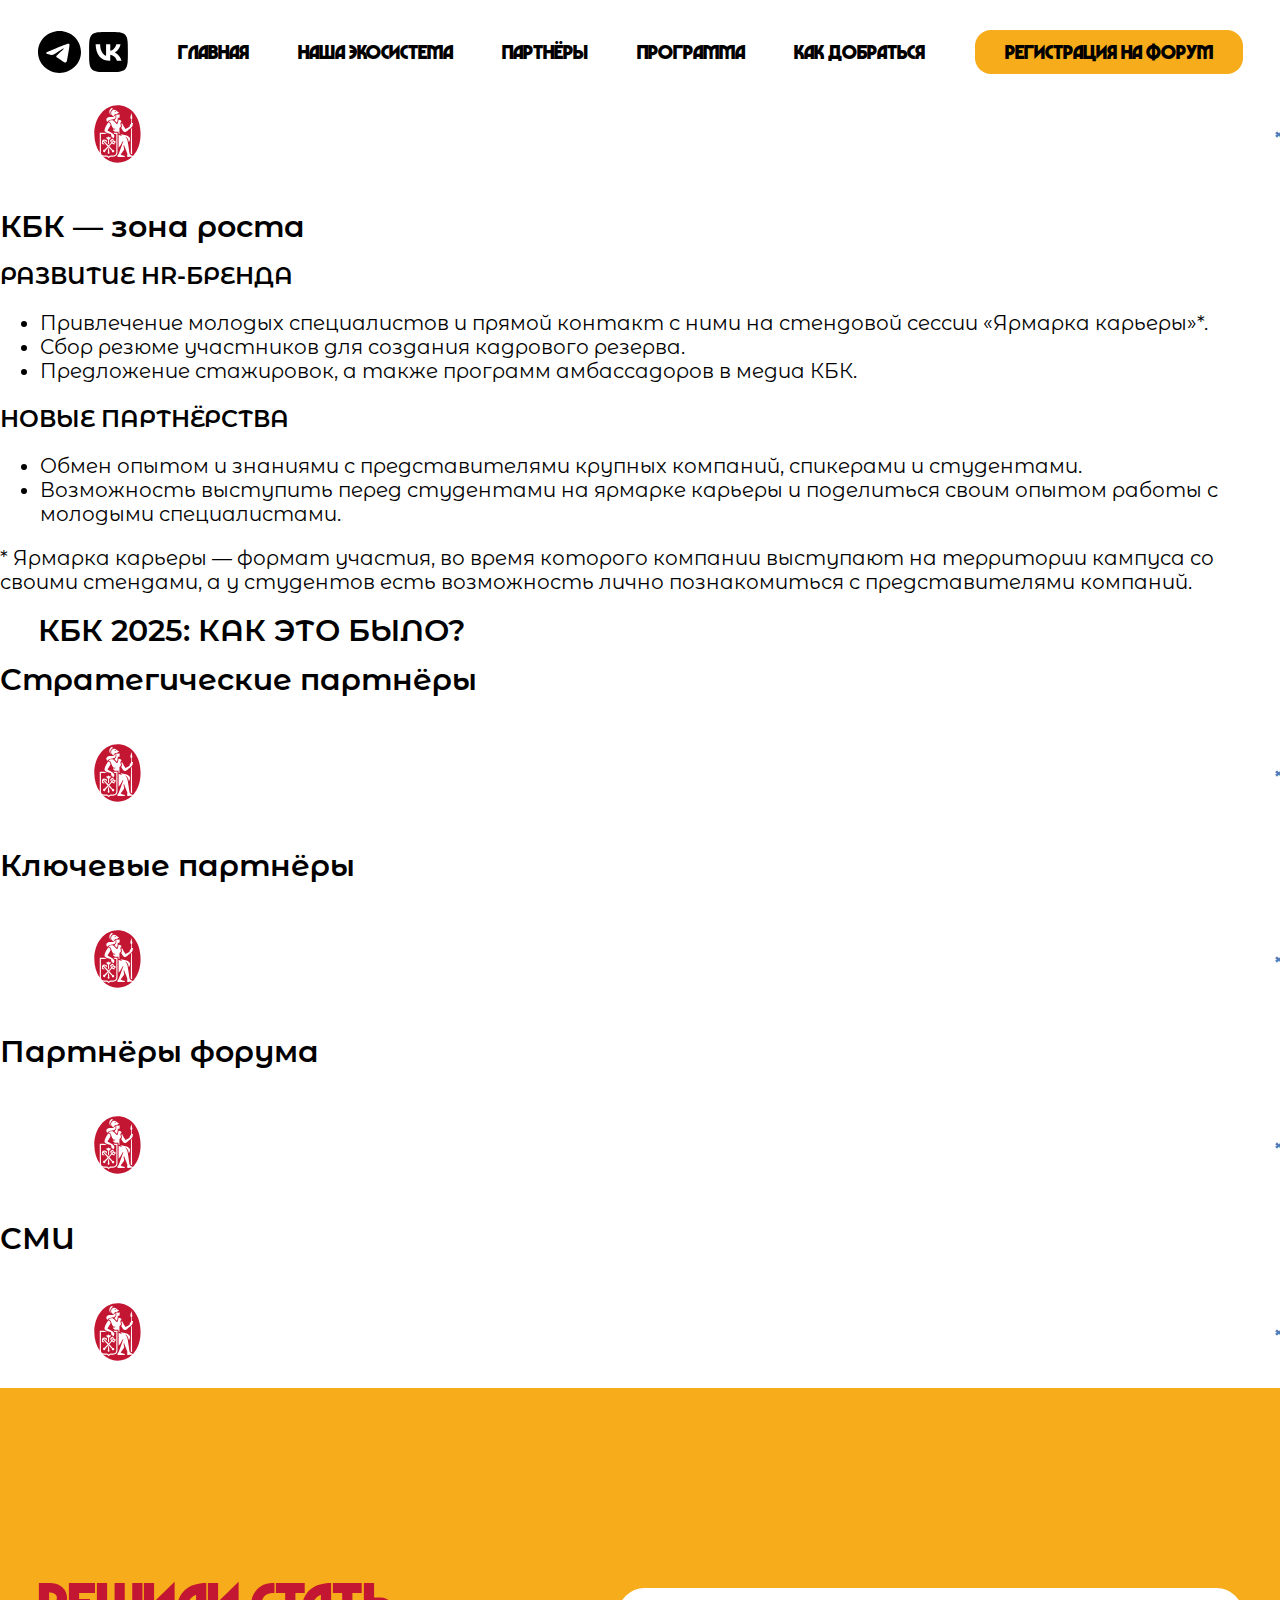
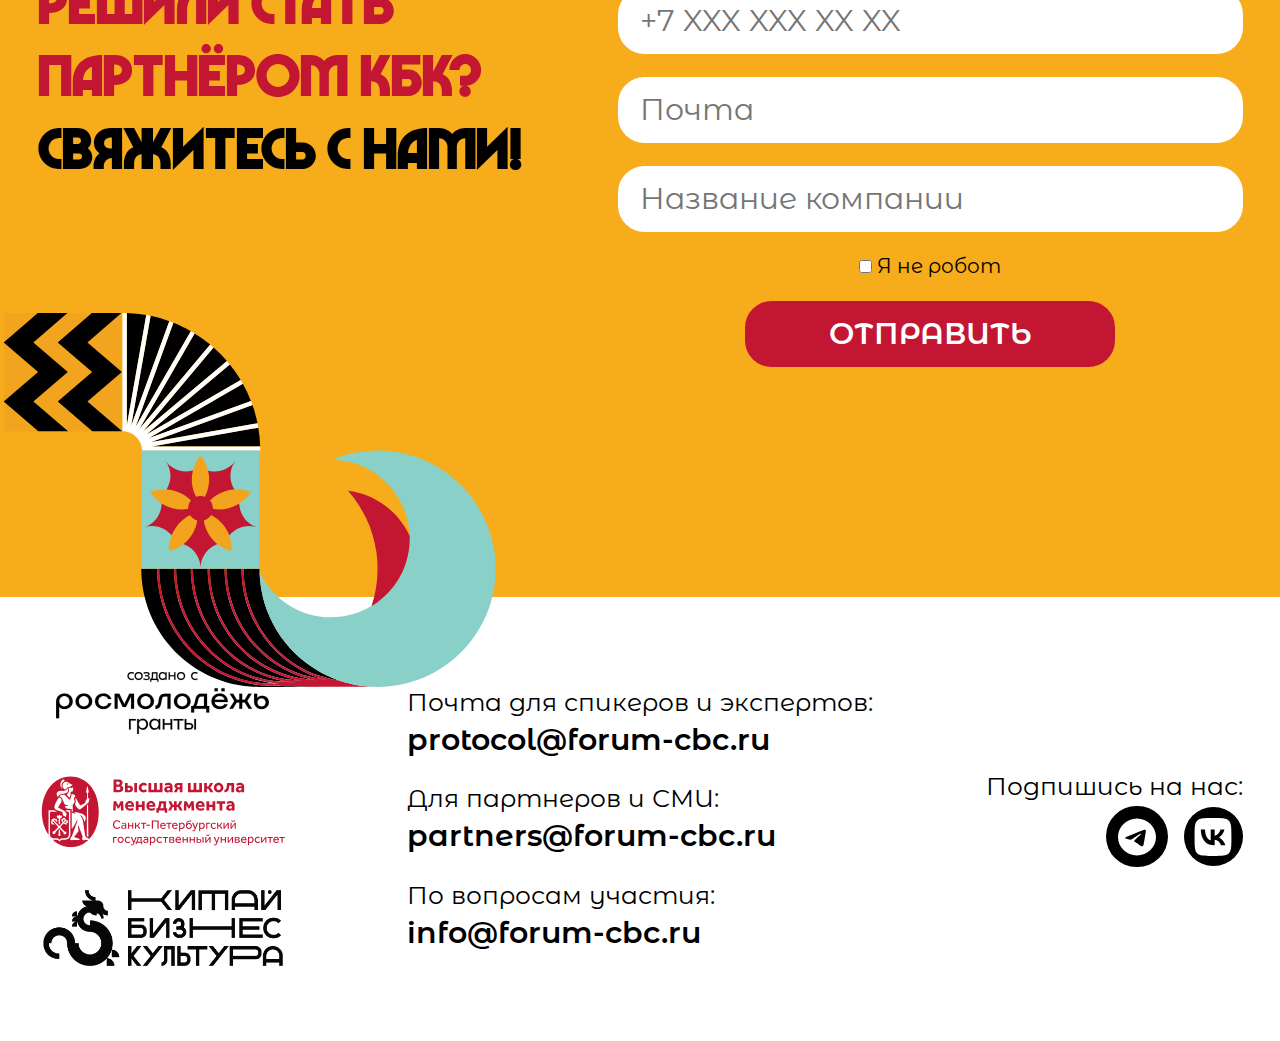
<file: partner.html>
<!DOCTYPE html>
<html lang="ru">
<head>
    <!-- Google tag (gtag.js) -->
    <script async src="https://www.googletagmanager.com/gtag/js?id=G-5BHBQFSWF3"></script>
    <script>
        window.dataLayer = window.dataLayer || [];
        function gtag() { dataLayer.push(arguments); }
        gtag('js', new Date());

        gtag('config', 'G-5BHBQFSWF3');
    </script>

    <title>Китай Бизнес Культура’26</title>
    <meta charset="utf-8" />
    <meta name="viewport" content="width=device-width, initial-scale=1.0" />
    <meta http-equiv="X-UA-Compatible" content="ie=edge" />
    <meta name="description" content="Китай Бизнес Культура — масштабный тематический форум, организуемый на базе ВШМ СПбГУ. Он предоставляет уникальную площадку для поиска карьерных и образовательных возможностей." />
    <meta name="keywords" content="Форум «Китай Бизнес Культура»" />
    <link rel="icon" type="image/png" href="./favicon/favicon-32x32.png" sizes="32x32" />
    <link rel="icon" type="image/png" href="./favicon/favicon-48x48.png" sizes="48x48" />
    <link rel="icon" type="image/png" href="./favicon/favicon-64x64.png" sizes="64x64" />
    <link rel="icon" type="image/png" href="./favicon/favicon-96x96.png" sizes="96x96" />
    <link rel="icon" type="image/svg+xml" href="./favicon/favicon.svg" />
    <link rel="shortcut icon" href="./favicon/favicon.ico" />
    <link rel="apple-touch-icon" sizes="180x180" href="./favicon/apple-touch-icon.png" />
    <link rel="manifest" href="./favicon/site.webmanifest" />
    <meta property="og:creator" content="Форум «Китай Бизнес Культура»" />
    <meta property="og:card" content="summary_large_image" />
    <meta property="og:title" content="Форум «Китай Бизнес Культура»" />
    <meta property="og:type" content="article" />
    <meta property="og:url" content="https://forum-cbc.ru/" />
    <meta property="og:description" content="Китай Бизнес Культура — масштабный тематический форум, организуемый на базе ВШМ СПбГУ. Он предоставляет уникальную площадку для поиска карьерных и образовательных возможностей." />
    <meta property="og:image" content="https://forum-cbc.ru/img/og.jpg" />
    <meta name="twitter:image" content="https://forum-cbc.ru/img/og.jpg" />
    <meta property="og:type" content="article" />
    <meta property="og:image:type" content="png" />
    <meta property="og:image:width" content="1300" />
    <meta property="og:image:height" content="530" />
    <link rel="stylesheet" href="style/style.css?v=20260405-1" />

    <!-- Yandex.Metrika counter -->
    <script type="text/javascript">
        (function (m, e, t, r, i, k, a) {
            m[i] = m[i] || function () { (m[i].a = m[i].a || []).push(arguments) };
            m[i].l = 1 * new Date();
            for (var j = 0; j < document.scripts.length; j++) { if (document.scripts[j].src === r) { return; } }
            k = e.createElement(t), a = e.getElementsByTagName(t)[0], k.async = 1, k.src = r, a.parentNode.insertBefore(k, a)
        })(window, document, 'script', 'https://mc.yandex.ru/metrika/tag.js?id=106290644', 'ym');

        ym(106290644, 'init', { ssr: false, webvisor: true, clickmap: true, ecommerce: "dataLayer", accurateTrackBounce: true, trackLinks: true });
    </script>
    <noscript><div><img src="https://mc.yandex.ru/watch/106290644" style="position:absolute; left:-9999px;" alt="" /></div></noscript>
    <!-- /Yandex.Metrika counter -->

</head>

<body>
    <div class="page-wrapper">

        <header class="header">
            <div class="container">
                <div class="header__wrapper">
                    <button class="header__burger" type="button" aria-label="открыть/закрыть меню">
                        <span></span>
                        <span></span>
                        <span></span>
                    </button>

                    <a class="header__nav-link header__nav-link--btn header__reg-btn--mobile"
                       href="registration.html">Регистрация на форум</a>

                    <div class="header__socials socials header__socials--mobile">
                        <a class="socials__link socials__link--tg" href="https://t.me/forumcbc" target="_blank" aria-label="Связаться с нами в телеграмм"></a>
                        <a class="socials__link socials__link--vk" href="https://vk.com/forumcbc" target="_blank" aria-label="Связаться с нами в вконтакте"></a>
                    </div>

                    <nav class="header__nav" id="headerNav" aria-label="Основная навигация">
                        <ul class="header__nav-list">
                            <div class="header__socials socials">
                                <a class="socials__link socials__link--tg" href="https://t.me/forumcbc" target="_blank" aria-label="Связаться с нами в телеграмм"></a>
                                <a class="socials__link socials__link--vk" href="https://vk.com/forumcbc" target="_blank" aria-label="Связаться с нами в вконтакте"></a>
                            </div>
                            <li class="header__nav-item">
                                <a class="header__nav-link header__nav-link--active" href="index.html">Главная</a>
                            </li>
                            <li class="header__nav-item header__nav-item--dropdown">
                                <button class="header__nav-link header__nav-link--dropdown" type="button" aria-expanded="false" aria-haspopup="true">
                                    Наша экосистема
                                </button>
                                <ul class="header__dropdown">
                                    <li class="header__dropdown-item">
                                        <a class="header__dropdown-link" href="about.html">О КБК</a>
                                    </li>
                                    <li class="header__dropdown-item">
                                        <a class="header__dropdown-link" href="wait.html">Сериал</a>
                                    </li>
                                    <li class="header__dropdown-item">
                                        <a class="header__dropdown-link" href="wait.html">Online</a>
                                    </li>
                                </ul>
                            </li>
                            <li class="header__nav-item header__nav-item--dropdown">
                                <button class="header__nav-link header__nav-link--dropdown" type="button" aria-expanded="false" aria-haspopup="true">
                                    Партнёры
                                </button>
                                <ul class="header__dropdown">
                                    <li class="header__dropdown-item">
                                        <a class="header__dropdown-link" href="wait.html">Партнёры</a>
                                    </li>
                                    <li class="header__dropdown-item">
                                        <a class="header__dropdown-link" href="media-press-kit.html">Медиа</a>
                                    </li>
                                </ul>
                            </li>
                            <li class="header__nav-item">
                                <a class="header__nav-link" href="wait.html">Программа</a>
                            </li>
                            <li class="header__nav-item">
                                <a class="header__nav-link" href="way.html">Как добраться</a>
                            </li>
                            <li class="header__nav-item-reg">
                                <a class="header__nav-link header__nav-link--btn" href="registration.html">Регистрация на форум</a>
                            </li>
                            <li class="header__nav-item-reg header__nav-item-reg--grant">
                                <a class="header__nav-link header__nav-link--btn" href="registration_grant.html">Регистрация на грант</a>
                            </li>
                        </ul>
                    </nav>
                </div>
            </div>
        </header>

        <main>
            <section class="partners-hero">
                <div class="partners-container">
                    <div class="partners-hero__title-wrap">
                        <span class="partners-hero__line"></span>
                        <h1 class="partners-hero__title">Главные партнёры КБК</h1>
                        <span class="partners-hero__line"></span>
                    </div>


                    <div class="support__logos" aria-label="Партнеры">
                        <div class="support__logos-track">
                            <div class="support__logo"><img src="./img/partners/1.svg" alt="Партнер 1"></div>
                            <div class="support__logo"><img src="./img/partners/2.svg" alt="Партнер 2" style="margin: 2rem;"></div>
                            <div class="support__logo"><img src="./img/partners/vtb_white.svg" alt="Партнер 3" style="width: 60%"></div>
                            <div class="support__logo"><img src="./img/partners/partner-1.png" alt="Партнер 4" style="margin: 2rem;"></div>
                            <div class="support__logo"><img src="./img/partners/partner-2.png" alt="Партнер 5"></div>
                            <div class="support__logo"><img src="./img/partners/partner-3.png" alt="Партнер 6" style="margin: 2rem;"></div>
                        </div>
                    </div>

                </div>
            </section>
            <section class="partners-growth">
                <div class="partners-container partners-growth__container">
                    <div class="partners-growth__content">
                        <h2 class="partners-section-title partners-section-title--red">КБК — зона роста</h2>

                        <div class="partners-growth__block">
                            <h3 class="partners-growth__subtitle">РАЗВИТИЕ HR-БРЕНДА</h3>
                            <ul class="partners-growth__list">
                                <li>Привлечение молодых специалистов и прямой контакт с ними на стендовой сессии «Ярмарка карьеры»*.</li>
                                <li>Сбор резюме участников для создания кадрового резерва.</li>
                                <li>Предложение стажировок, а также программ амбассадоров в медиа КБК.</li>
                            </ul>
                        </div>

                        <div class="partners-growth__block">
                            <h3 class="partners-growth__subtitle">НОВЫЕ ПАРТНЁРСТВА</h3>
                            <ul class="partners-growth__list">
                                <li>Обмен опытом и знаниями с представителями крупных компаний, спикерами и студентами.</li>
                                <li>Возможность выступить перед студентами на ярмарке карьеры и поделиться своим опытом работы с молодыми специалистами.</li>
                            </ul>
                        </div>

                        <p class="partners-growth__note">
                            * Ярмарка карьеры — формат участия, во время которого компании выступают на территории кампуса со своими стендами,
                            а у студентов есть возможность лично познакомиться с представителями компаний.
                        </p>
                    </div>
                </div>
            </section>

            <section class="partners-how" id="partners-how">
                <div class="container">
                    <h2 class="partners-how__title">
                        <span class="partners-how__title-accent">КБК 2025:</span>
                        <span class="partners-how__title-main">КАК ЭТО БЫЛО?</span>
                    </h2>

                    <div class="partners-how__layout">
                        <div class="partners-how__row partners-how__row--top">
                            <div class="partners-how__card partners-how__card--1"></div>
                            <div class="partners-how__card partners-how__card--2"></div>
                        </div>

                        <div class="partners-how__row partners-how__row--middle">
                            <div class="partners-how__card partners-how__card--3"></div>
                            <div class="partners-how__card partners-how__card--4"></div>
                        </div>

                        <div class="partners-how__row partners-how__row--bottom">
                            <div class="partners-how__card partners-how__card--5"></div>
                            <div class="partners-how__card partners-how__card--6"></div>
                        </div>
                    </div>
                </div>
            </section>

            <section class="partners-tiers">
                <div class="partners-container">
                    <section class="partners-tier">
                        <div class="partners-tier__head">
                            <h2 class="partners-tier__title">Стратегические партнёры</h2>
                            <span class="partners-tier__rule"></span>
                        </div>

                        <div class="support__logos" aria-label="Партнеры">
                            <div class="support__logos-track">
                                <div class="support__logo"><img src="./img/partners/1.svg" alt="Партнер 1"></div>
                                <div class="support__logo"><img src="./img/partners/2.svg" alt="Партнер 2" style="margin: 2rem;"></div>
                                <div class="support__logo"><img src="./img/partners/vtb_white.svg" alt="Партнер 3" style="width: 60%"></div>
                                <div class="support__logo"><img src="./img/partners/partner-1.png" alt="Партнер 4" style="margin: 2rem;"></div>
                                <div class="support__logo"><img src="./img/partners/partner-2.png" alt="Партнер 5"></div>
                                <div class="support__logo"><img src="./img/partners/partner-3.png" alt="Партнер 6" style="margin: 2rem;"></div>
                            </div>
                        </div>

                    </section>

                    <section class="partners-tier">
                        <div class="partners-tier__head">
                            <h2 class="partners-tier__title">Ключевые партнёры</h2>
                            <span class="partners-tier__rule"></span>
                        </div>

                        <div class="support__logos" aria-label="Партнеры">
                            <div class="support__logos-track">
                                <div class="support__logo"><img src="./img/partners/1.svg" alt="Партнер 1"></div>
                                <div class="support__logo"><img src="./img/partners/2.svg" alt="Партнер 2" style="margin: 2rem;"></div>
                                <div class="support__logo"><img src="./img/partners/vtb_white.svg" alt="Партнер 3" style="width: 60%"></div>
                                <div class="support__logo"><img src="./img/partners/partner-1.png" alt="Партнер 4" style="margin: 2rem;"></div>
                                <div class="support__logo"><img src="./img/partners/partner-2.png" alt="Партнер 5"></div>
                                <div class="support__logo"><img src="./img/partners/partner-3.png" alt="Партнер 6" style="margin: 2rem;"></div>
                            </div>
                        </div>

                    </section>

                    <section class="partners-tier">
                        <div class="partners-tier__head">
                            <h2 class="partners-tier__title">Партнёры форума</h2>
                            <span class="partners-tier__rule"></span>
                        </div>

                        <div class="support__logos" aria-label="Партнеры">
                            <div class="support__logos-track">
                                <div class="support__logo"><img src="./img/partners/1.svg" alt="Партнер 1"></div>
                                <div class="support__logo"><img src="./img/partners/2.svg" alt="Партнер 2" style="margin: 2rem;"></div>
                                <div class="support__logo"><img src="./img/partners/vtb_white.svg" alt="Партнер 3" style="width: 60%"></div>
                                <div class="support__logo"><img src="./img/partners/partner-1.png" alt="Партнер 4" style="margin: 2rem;"></div>
                                <div class="support__logo"><img src="./img/partners/partner-2.png" alt="Партнер 5"></div>
                                <div class="support__logo"><img src="./img/partners/partner-3.png" alt="Партнер 6" style="margin: 2rem;"></div>
                            </div>
                        </div>

                    </section>

                    <section class="partners-tier">
                        <div class="partners-tier__head">
                            <h2 class="partners-tier__title">СМИ</h2>
                            <span class="partners-tier__rule"></span>
                        </div>

                        <div class="support__logos" aria-label="Партнеры">
                            <div class="support__logos-track">
                                <div class="support__logo"><img src="./img/partners/1.svg" alt="Партнер 1"></div>
                                <div class="support__logo"><img src="./img/partners/2.svg" alt="Партнер 2" style="margin: 2rem;"></div>
                                <div class="support__logo"><img src="./img/partners/vtb_white.svg" alt="Партнер 3" style="width: 60%"></div>
                                <div class="support__logo"><img src="./img/partners/partner-1.png" alt="Партнер 4" style="margin: 2rem;"></div>
                                <div class="support__logo"><img src="./img/partners/partner-2.png" alt="Партнер 5"></div>
                                <div class="support__logo"><img src="./img/partners/partner-3.png" alt="Партнер 6" style="margin: 2rem;"></div>
                            </div>
                        </div>

                    </section>
                </div>
            </section>

            <section class="registration registration--partner">
                <img class="registration__img" src="./img/partners-form.svg" alt="хвост" width="444" height="338">
                <div class="container">
                    <div class="registration__wrapper">
                        <h2 class="registration__title">
                            Решили стать партнёром кбк?
                            <span>Свяжитесь с нами!</span>
                        </h2>
                        <div class="registration__form" data-form-validate data-callback="base">
                            <div class="registration__form-result registration__form-result--success">
                                <button class="registration__form-close" aria-label="Закрыть окно" type="button"></button>
                                <p class="registration__form-text">Спасибо! Ваша заявка была отправлена. Скоро мы свяжемся с вами.</p>
                            </div>
                            <div class="registration__form-result registration__form-result--error">
                                <button class="registration__form-close" aria-label="Закрыть окно" type="button"></button>
                                <p class="registration__form-text">Во время отправки произошла ошибка.</p>
                            </div>
                            <form action="./tg.php" method="post">
                                <input type="hidden" name="form-type" value="Регистрация" />

                                <div class="registration__input" data-validate-type="phone"
                                     data-message-base="Поле обязательно к заполнению" data-required>
                                    <input type="text" name="user-phone" placeholder="+7 XXX XXX XX XX" aria-label="Введите телефон" />
                                </div>

                                <div class="registration__input" data-validate-type="email"
                                     data-message-base="Поле обязательно к заполнению" data-required>
                                    <input type="text" name="user-email" placeholder="Почта" aria-label="Введите  почту" />
                                </div>

                                <div class="registration__input" data-validate-type="text"
                                     data-message-base="Поле обязательно к заполнению" data-required>
                                    <input type="text" name="user-company" placeholder="Название компании"
                                           aria-label="Введите название компании" />
                                </div>

                                <div class="registration__captcha">
                                    <label class="registration__captcha-check">
                                        <input type="checkbox" name="human" data-human-check />
                                        <span class="registration__captcha-box"></span>
                                        <span class="registration__captcha-text">Я не робот</span>
                                    </label>
                                </div>

                                <button class="registration__submit" type="submit">Отправить</button>
                            </form>
                        </div>
                    </div>
                </div>
            </section>
        </main>
        <footer class="footer">
            <div class="container">
                <div class="footer__wrapper">
                    <div class="footer__logos">
                        <a class="footer__logo" href="https://myrosmol.ru/" target="_blank" aria-label="Переход на сайт Росмолодёжь.Гранты">
                            <img class="footer__grant" src="./img/rosmol-grants.svg" alt="Росмолодёжь.Гранты" loading="eager" width="200" height="50">
                        </a>

                        <a class="footer__logo" href="https://gsom.spbu.ru" target="_blank" aria-label="Переход на сайт Высшая школа менеджмента СПбГУ">
                            <img class="footer__logo-img footer__logo-img--sp" src="img/logo-sp.svg" width="250" height="80" alt="Логотип ВШМ СПбГУ" loading="lazy">
                        </a>

                        <a class="footer__logo scroll-to-top" href="index.html" aria-label="Переход на главную страницу">
                            <img class="footer__logo-img footer__logo-img--kbk" src="./img/CBC_logo_black_righttext.png" alt="Логотип КБК" width="240" height="77" loading="lazy">
                        </a>
                    </div>

                    <div class="footer__content">
                        <p class="footer__content-text">Почта для спикеров и экспертов:</p>
                        <a class="footer__mail" href="mailto:protocol@forum-cbc.ru">protocol@forum-cbc.ru</a>

                        <p class="footer__content-text">Для партнеров и СМИ:</p>
                        <a class="footer__mail" href="mailto:partners@forum-cbc.ru">partners@forum-cbc.ru</a>

                        <p class="footer__content-text">По вопросам участия:</p>
                        <a class="footer__mail footer__mail--last" href="mailto:info@forum-cbc.ru">info@forum-cbc.ru</a>
                    </div>

                    <div class="footer__content footer__content--social">
                        <p class="footer__content-text">Подпишись на нас:</p>
                        <div class="footer__socials socials socials--big">
                            <a class="socials__link socials__link--tg" href="https://t.me/forumcbc" target="_blank" aria-label="Связаться с нами в телеграмм"></a>
                            <a class="socials__link socials__link--vk" href="https://vk.com/forumcbc" target="_blank" aria-label="Связаться с нами в вконтакте"></a>
                        </div>
                    </div>
                </div>
            </div>
        </footer>
    </div>
    <script src="./js/vendor.min.js?v=20260405-1"></script>
    <script src="./js/main.min.js?v=20260405-1"></script>
    <script src="./js/dropdown.js?v=20260405-1" defer></script>
    <script src="./js/mobile-burger-dropdowns.js?v=20260405-1"></script>
</body>

</html>
</file>
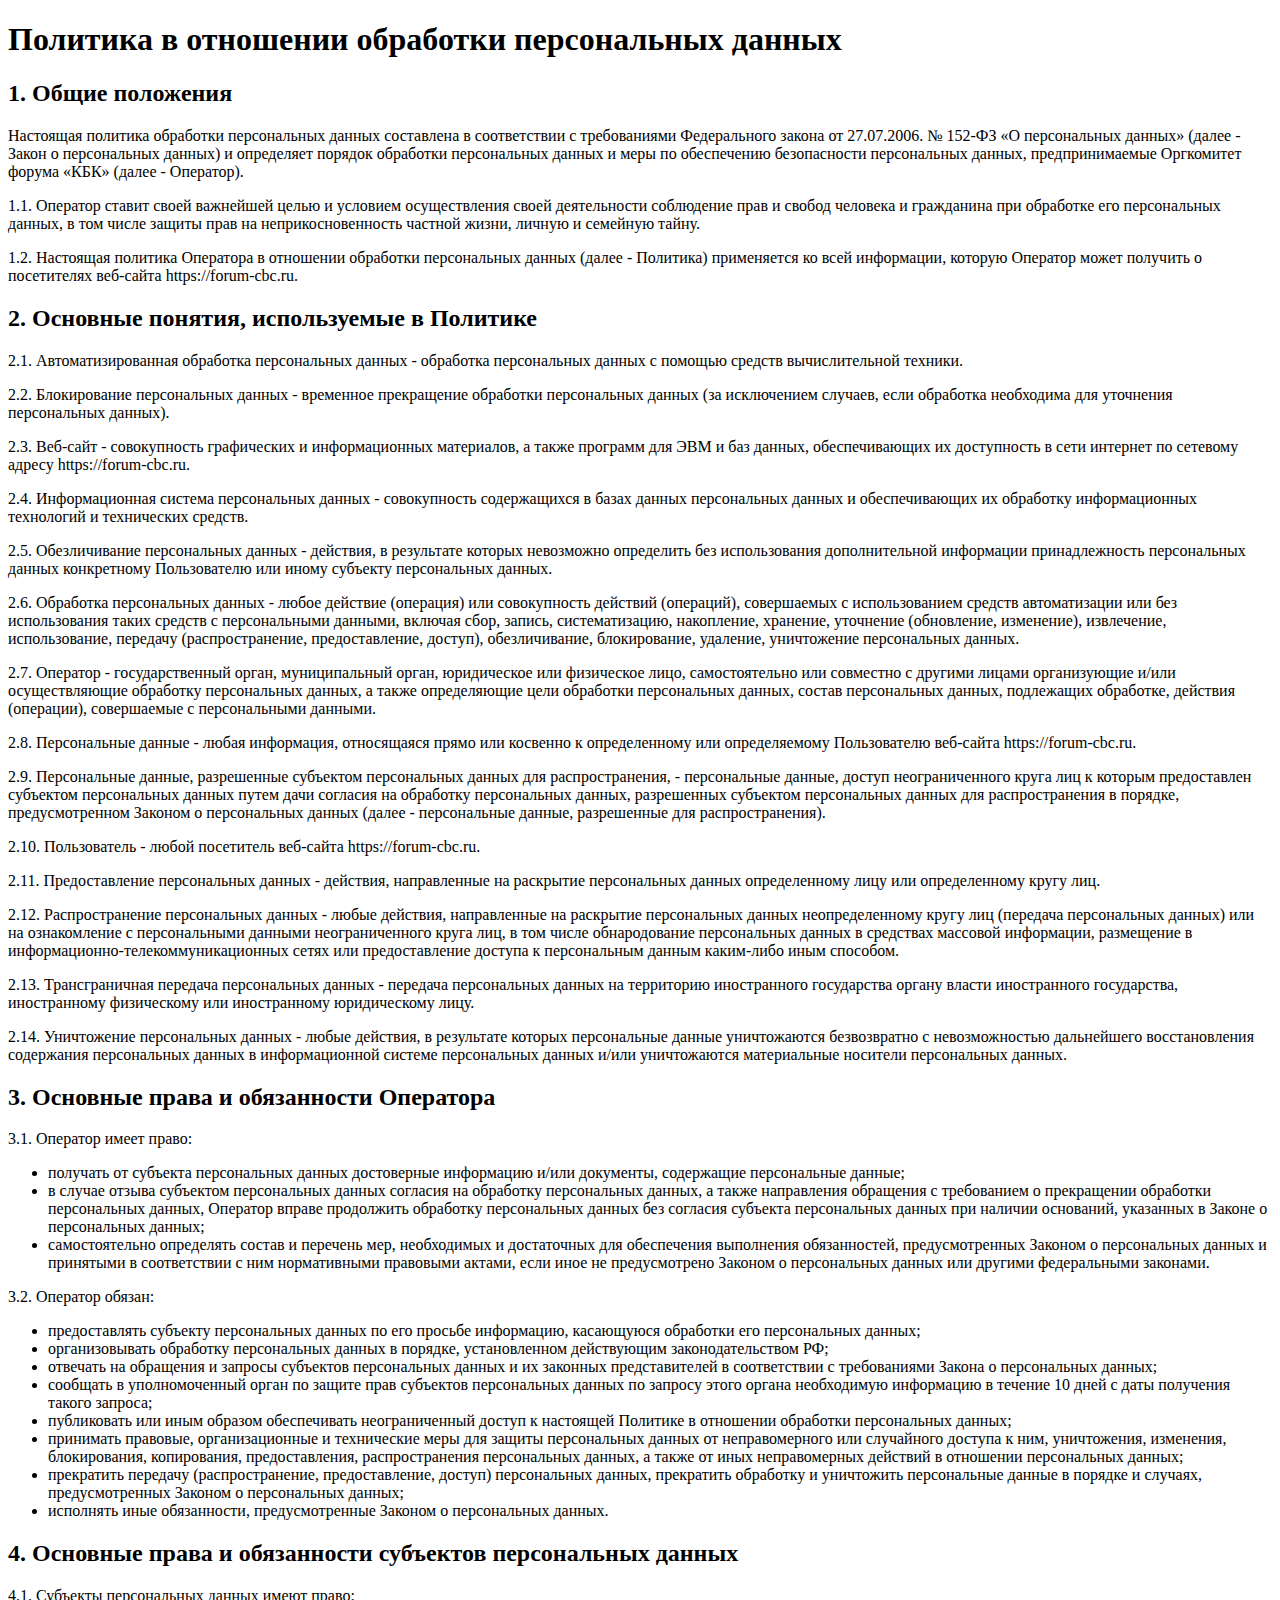
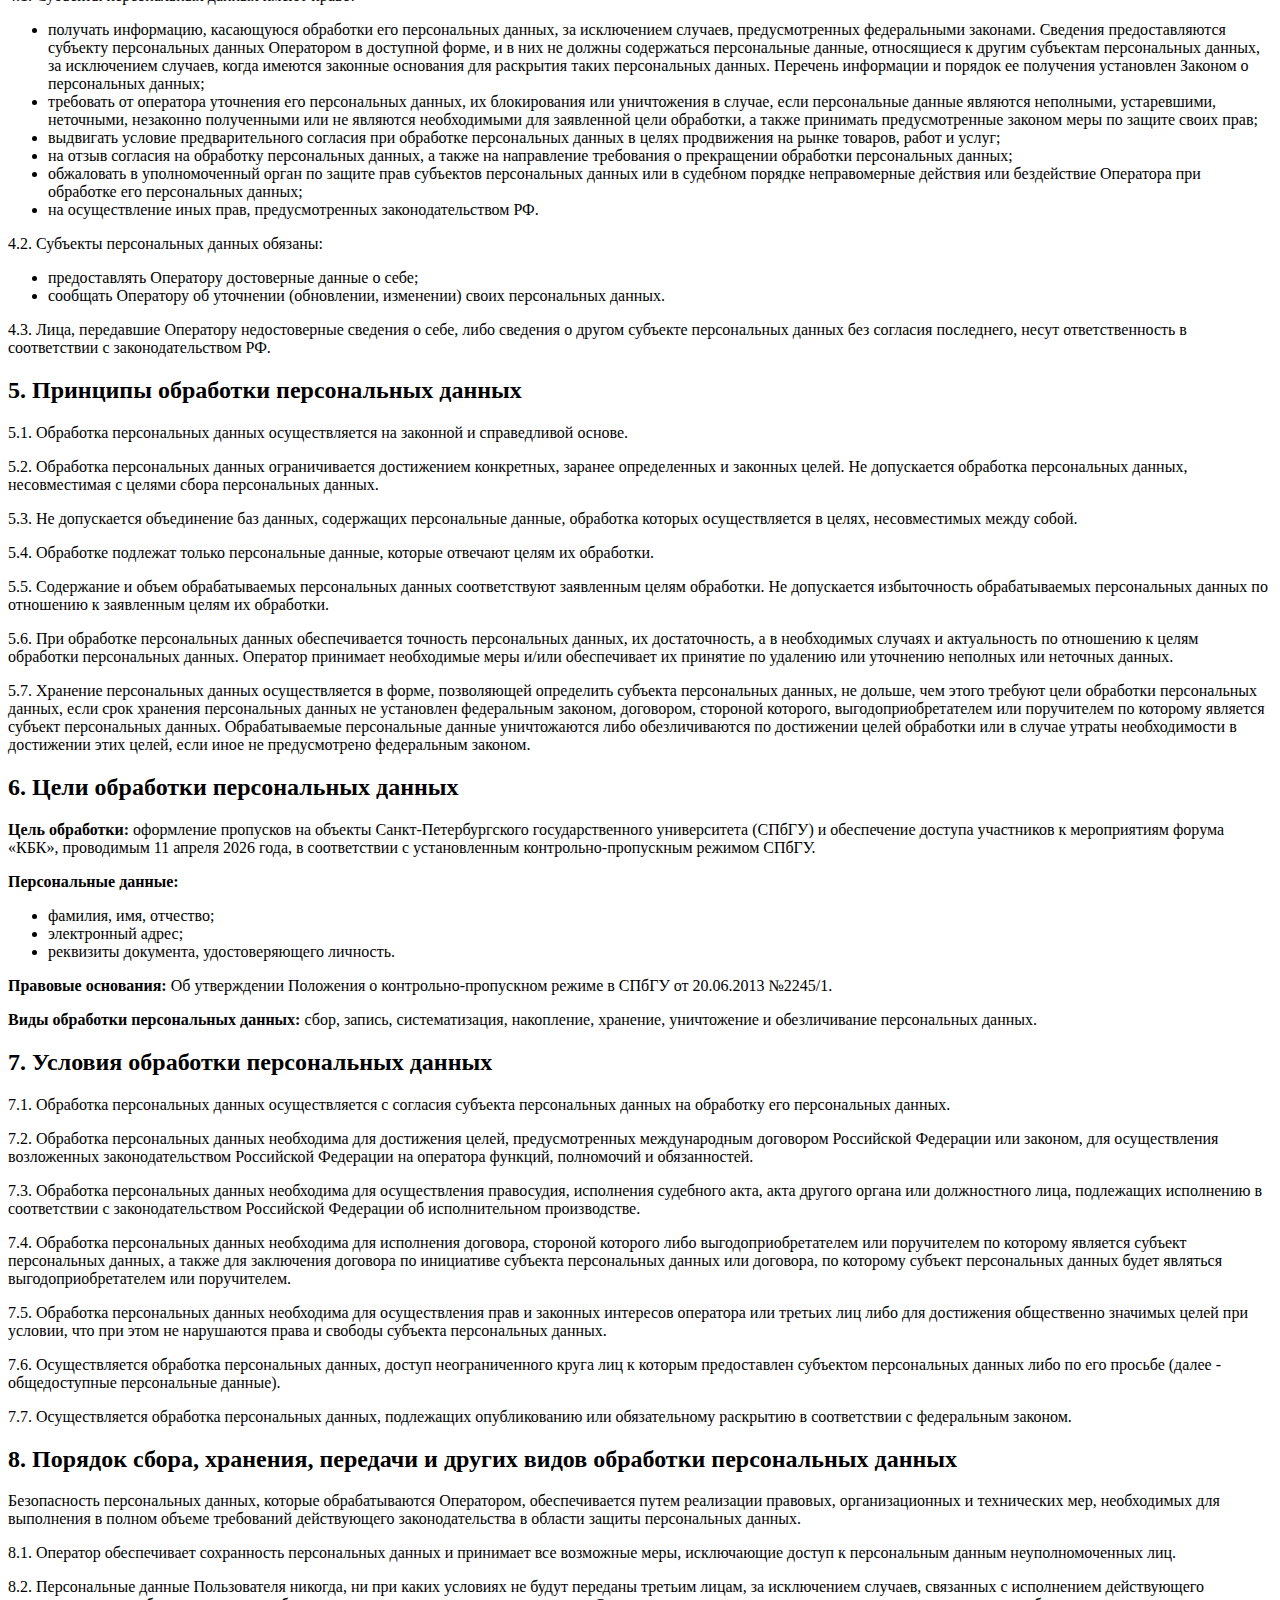
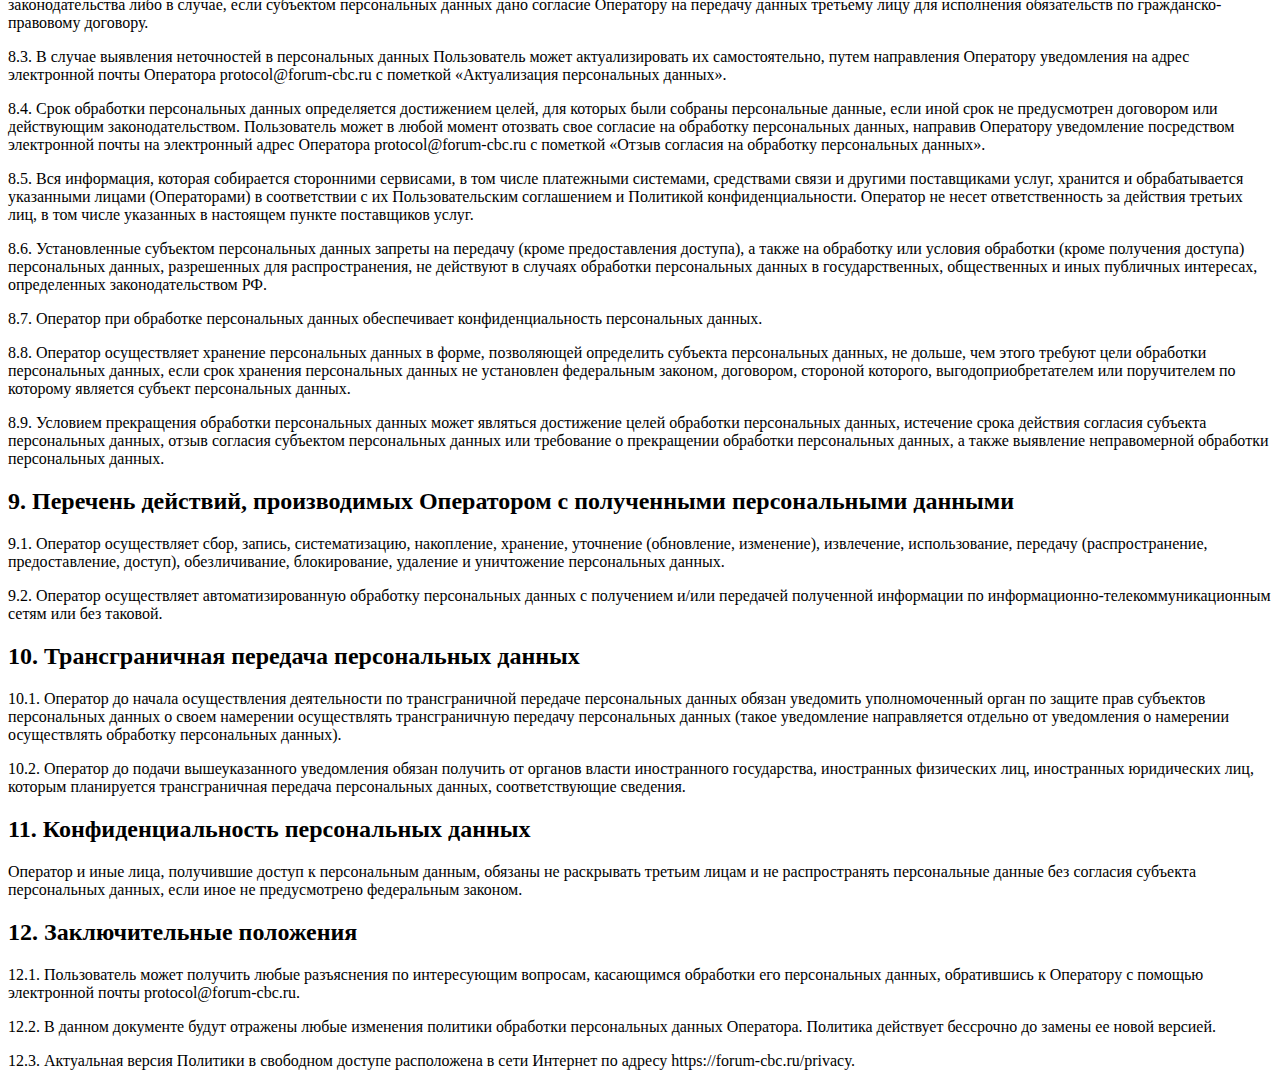
<file: privacy.html>
<!DOCTYPE html>
<html lang="ru">
<head>
    <meta charset="utf-8" />
    <meta name="viewport" content="width=device-width, initial-scale=1.0" />
    <title>Политика обработки персональных данных</title>
</head>
<body>
    <h1>Политика в отношении обработки персональных данных</h1>

    <h2>1. Общие положения</h2>
    <p>Настоящая политика обработки персональных данных составлена в соответствии с требованиями Федерального закона от 27.07.2006. № 152-ФЗ «О персональных данных» (далее - Закон о персональных данных) и определяет порядок обработки персональных данных и меры по обеспечению безопасности персональных данных, предпринимаемые Оргкомитет форума «КБК» (далее - Оператор).</p>
    <p>1.1. Оператор ставит своей важнейшей целью и условием осуществления своей деятельности соблюдение прав и свобод человека и гражданина при обработке его персональных данных, в том числе защиты прав на неприкосновенность частной жизни, личную и семейную тайну.</p>
    <p>1.2. Настоящая политика Оператора в отношении обработки персональных данных (далее - Политика) применяется ко всей информации, которую Оператор может получить о посетителях веб-сайта https://forum-cbc.ru.</p>

    <h2>2. Основные понятия, используемые в Политике</h2>
    <p>2.1. Автоматизированная обработка персональных данных - обработка персональных данных с помощью средств вычислительной техники.</p>
    <p>2.2. Блокирование персональных данных - временное прекращение обработки персональных данных (за исключением случаев, если обработка необходима для уточнения персональных данных).</p>
    <p>2.3. Веб-сайт - совокупность графических и информационных материалов, а также программ для ЭВМ и баз данных, обеспечивающих их доступность в сети интернет по сетевому адресу https://forum-cbc.ru.</p>
    <p>2.4. Информационная система персональных данных - совокупность содержащихся в базах данных персональных данных и обеспечивающих их обработку информационных технологий и технических средств.</p>
    <p>2.5. Обезличивание персональных данных - действия, в результате которых невозможно определить без использования дополнительной информации принадлежность персональных данных конкретному Пользователю или иному субъекту персональных данных.</p>
    <p>2.6. Обработка персональных данных - любое действие (операция) или совокупность действий (операций), совершаемых с использованием средств автоматизации или без использования таких средств с персональными данными, включая сбор, запись, систематизацию, накопление, хранение, уточнение (обновление, изменение), извлечение, использование, передачу (распространение, предоставление, доступ), обезличивание, блокирование, удаление, уничтожение персональных данных.</p>
    <p>2.7. Оператор - государственный орган, муниципальный орган, юридическое или физическое лицо, самостоятельно или совместно с другими лицами организующие и/или осуществляющие обработку персональных данных, а также определяющие цели обработки персональных данных, состав персональных данных, подлежащих обработке, действия (операции), совершаемые с персональными данными.</p>
    <p>2.8. Персональные данные - любая информация, относящаяся прямо или косвенно к определенному или определяемому Пользователю веб-сайта https://forum-cbc.ru.</p>
    <p>2.9. Персональные данные, разрешенные субъектом персональных данных для распространения, - персональные данные, доступ неограниченного круга лиц к которым предоставлен субъектом персональных данных путем дачи согласия на обработку персональных данных, разрешенных субъектом персональных данных для распространения в порядке, предусмотренном Законом о персональных данных (далее - персональные данные, разрешенные для распространения).</p>
    <p>2.10. Пользователь - любой посетитель веб-сайта https://forum-cbc.ru.</p>
    <p>2.11. Предоставление персональных данных - действия, направленные на раскрытие персональных данных определенному лицу или определенному кругу лиц.</p>
    <p>2.12. Распространение персональных данных - любые действия, направленные на раскрытие персональных данных неопределенному кругу лиц (передача персональных данных) или на ознакомление с персональными данными неограниченного круга лиц, в том числе обнародование персональных данных в средствах массовой информации, размещение в информационно-телекоммуникационных сетях или предоставление доступа к персональным данным каким-либо иным способом.</p>
    <p>2.13. Трансграничная передача персональных данных - передача персональных данных на территорию иностранного государства органу власти иностранного государства, иностранному физическому или иностранному юридическому лицу.</p>
    <p>2.14. Уничтожение персональных данных - любые действия, в результате которых персональные данные уничтожаются безвозвратно с невозможностью дальнейшего восстановления содержания персональных данных в информационной системе персональных данных и/или уничтожаются материальные носители персональных данных.</p>

    <h2>3. Основные права и обязанности Оператора</h2>
    <p>3.1. Оператор имеет право:</p>
    <ul>
        <li>получать от субъекта персональных данных достоверные информацию и/или документы, содержащие персональные данные;</li>
        <li>в случае отзыва субъектом персональных данных согласия на обработку персональных данных, а также направления обращения с требованием о прекращении обработки персональных данных, Оператор вправе продолжить обработку персональных данных без согласия субъекта персональных данных при наличии оснований, указанных в Законе о персональных данных;</li>
        <li>самостоятельно определять состав и перечень мер, необходимых и достаточных для обеспечения выполнения обязанностей, предусмотренных Законом о персональных данных и принятыми в соответствии с ним нормативными правовыми актами, если иное не предусмотрено Законом о персональных данных или другими федеральными законами.</li>
    </ul>
    <p>3.2. Оператор обязан:</p>
    <ul>
        <li>предоставлять субъекту персональных данных по его просьбе информацию, касающуюся обработки его персональных данных;</li>
        <li>организовывать обработку персональных данных в порядке, установленном действующим законодательством РФ;</li>
        <li>отвечать на обращения и запросы субъектов персональных данных и их законных представителей в соответствии с требованиями Закона о персональных данных;</li>
        <li>сообщать в уполномоченный орган по защите прав субъектов персональных данных по запросу этого органа необходимую информацию в течение 10 дней с даты получения такого запроса;</li>
        <li>публиковать или иным образом обеспечивать неограниченный доступ к настоящей Политике в отношении обработки персональных данных;</li>
        <li>принимать правовые, организационные и технические меры для защиты персональных данных от неправомерного или случайного доступа к ним, уничтожения, изменения, блокирования, копирования, предоставления, распространения персональных данных, а также от иных неправомерных действий в отношении персональных данных;</li>
        <li>прекратить передачу (распространение, предоставление, доступ) персональных данных, прекратить обработку и уничтожить персональные данные в порядке и случаях, предусмотренных Законом о персональных данных;</li>
        <li>исполнять иные обязанности, предусмотренные Законом о персональных данных.</li>
    </ul>

    <h2>4. Основные права и обязанности субъектов персональных данных</h2>
    <p>4.1. Субъекты персональных данных имеют право:</p>
    <ul>
        <li>получать информацию, касающуюся обработки его персональных данных, за исключением случаев, предусмотренных федеральными законами. Сведения предоставляются субъекту персональных данных Оператором в доступной форме, и в них не должны содержаться персональные данные, относящиеся к другим субъектам персональных данных, за исключением случаев, когда имеются законные основания для раскрытия таких персональных данных. Перечень информации и порядок ее получения установлен Законом о персональных данных;</li>
        <li>требовать от оператора уточнения его персональных данных, их блокирования или уничтожения в случае, если персональные данные являются неполными, устаревшими, неточными, незаконно полученными или не являются необходимыми для заявленной цели обработки, а также принимать предусмотренные законом меры по защите своих прав;</li>
        <li>выдвигать условие предварительного согласия при обработке персональных данных в целях продвижения на рынке товаров, работ и услуг;</li>
        <li>на отзыв согласия на обработку персональных данных, а также на направление требования о прекращении обработки персональных данных;</li>
        <li>обжаловать в уполномоченный орган по защите прав субъектов персональных данных или в судебном порядке неправомерные действия или бездействие Оператора при обработке его персональных данных;</li>
        <li>на осуществление иных прав, предусмотренных законодательством РФ.</li>
    </ul>
    <p>4.2. Субъекты персональных данных обязаны:</p>
    <ul>
        <li>предоставлять Оператору достоверные данные о себе;</li>
        <li>сообщать Оператору об уточнении (обновлении, изменении) своих персональных данных.</li>
    </ul>
    <p>4.3. Лица, передавшие Оператору недостоверные сведения о себе, либо сведения о другом субъекте персональных данных без согласия последнего, несут ответственность в соответствии с законодательством РФ.</p>

    <h2>5. Принципы обработки персональных данных</h2>
    <p>5.1. Обработка персональных данных осуществляется на законной и справедливой основе.</p>
    <p>5.2. Обработка персональных данных ограничивается достижением конкретных, заранее определенных и законных целей. Не допускается обработка персональных данных, несовместимая с целями сбора персональных данных.</p>
    <p>5.3. Не допускается объединение баз данных, содержащих персональные данные, обработка которых осуществляется в целях, несовместимых между собой.</p>
    <p>5.4. Обработке подлежат только персональные данные, которые отвечают целям их обработки.</p>
    <p>5.5. Содержание и объем обрабатываемых персональных данных соответствуют заявленным целям обработки. Не допускается избыточность обрабатываемых персональных данных по отношению к заявленным целям их обработки.</p>
    <p>5.6. При обработке персональных данных обеспечивается точность персональных данных, их достаточность, а в необходимых случаях и актуальность по отношению к целям обработки персональных данных. Оператор принимает необходимые меры и/или обеспечивает их принятие по удалению или уточнению неполных или неточных данных.</p>
    <p>5.7. Хранение персональных данных осуществляется в форме, позволяющей определить субъекта персональных данных, не дольше, чем этого требуют цели обработки персональных данных, если срок хранения персональных данных не установлен федеральным законом, договором, стороной которого, выгодоприобретателем или поручителем по которому является субъект персональных данных. Обрабатываемые персональные данные уничтожаются либо обезличиваются по достижении целей обработки или в случае утраты необходимости в достижении этих целей, если иное не предусмотрено федеральным законом.</p>

    <h2>6. Цели обработки персональных данных</h2>
    <p><strong>Цель обработки:</strong> оформление пропусков на объекты Санкт-Петербургского государственного университета (СПбГУ) и обеспечение доступа участников к мероприятиям форума «КБК», проводимым 11 апреля 2026 года, в соответствии с установленным контрольно-пропускным режимом СПбГУ.</p>
    <p><strong>Персональные данные:</strong></p>
    <ul>
        <li>фамилия, имя, отчество;</li>
        <li>электронный адрес;</li>
        <li>реквизиты документа, удостоверяющего личность.</li>
    </ul>
    <p><strong>Правовые основания:</strong> Об утверждении Положения о контрольно-пропускном режиме в СПбГУ от 20.06.2013 №2245/1.</p>
    <p><strong>Виды обработки персональных данных:</strong> сбор, запись, систематизация, накопление, хранение, уничтожение и обезличивание персональных данных.</p>

    <h2>7. Условия обработки персональных данных</h2>
    <p>7.1. Обработка персональных данных осуществляется с согласия субъекта персональных данных на обработку его персональных данных.</p>
    <p>7.2. Обработка персональных данных необходима для достижения целей, предусмотренных международным договором Российской Федерации или законом, для осуществления возложенных законодательством Российской Федерации на оператора функций, полномочий и обязанностей.</p>
    <p>7.3. Обработка персональных данных необходима для осуществления правосудия, исполнения судебного акта, акта другого органа или должностного лица, подлежащих исполнению в соответствии с законодательством Российской Федерации об исполнительном производстве.</p>
    <p>7.4. Обработка персональных данных необходима для исполнения договора, стороной которого либо выгодоприобретателем или поручителем по которому является субъект персональных данных, а также для заключения договора по инициативе субъекта персональных данных или договора, по которому субъект персональных данных будет являться выгодоприобретателем или поручителем.</p>
    <p>7.5. Обработка персональных данных необходима для осуществления прав и законных интересов оператора или третьих лиц либо для достижения общественно значимых целей при условии, что при этом не нарушаются права и свободы субъекта персональных данных.</p>
    <p>7.6. Осуществляется обработка персональных данных, доступ неограниченного круга лиц к которым предоставлен субъектом персональных данных либо по его просьбе (далее - общедоступные персональные данные).</p>
    <p>7.7. Осуществляется обработка персональных данных, подлежащих опубликованию или обязательному раскрытию в соответствии с федеральным законом.</p>

    <h2>8. Порядок сбора, хранения, передачи и других видов обработки персональных данных</h2>
    <p>Безопасность персональных данных, которые обрабатываются Оператором, обеспечивается путем реализации правовых, организационных и технических мер, необходимых для выполнения в полном объеме требований действующего законодательства в области защиты персональных данных.</p>
    <p>8.1. Оператор обеспечивает сохранность персональных данных и принимает все возможные меры, исключающие доступ к персональным данным неуполномоченных лиц.</p>
    <p>8.2. Персональные данные Пользователя никогда, ни при каких условиях не будут переданы третьим лицам, за исключением случаев, связанных с исполнением действующего законодательства либо в случае, если субъектом персональных данных дано согласие Оператору на передачу данных третьему лицу для исполнения обязательств по гражданско-правовому договору.</p>
    <p>8.3. В случае выявления неточностей в персональных данных Пользователь может актуализировать их самостоятельно, путем направления Оператору уведомления на адрес электронной почты Оператора protocol@forum-cbc.ru с пометкой «Актуализация персональных данных».</p>
    <p>8.4. Срок обработки персональных данных определяется достижением целей, для которых были собраны персональные данные, если иной срок не предусмотрен договором или действующим законодательством. Пользователь может в любой момент отозвать свое согласие на обработку персональных данных, направив Оператору уведомление посредством электронной почты на электронный адрес Оператора protocol@forum-cbc.ru с пометкой «Отзыв согласия на обработку персональных данных».</p>
    <p>8.5. Вся информация, которая собирается сторонними сервисами, в том числе платежными системами, средствами связи и другими поставщиками услуг, хранится и обрабатывается указанными лицами (Операторами) в соответствии с их Пользовательским соглашением и Политикой конфиденциальности. Оператор не несет ответственность за действия третьих лиц, в том числе указанных в настоящем пункте поставщиков услуг.</p>
    <p>8.6. Установленные субъектом персональных данных запреты на передачу (кроме предоставления доступа), а также на обработку или условия обработки (кроме получения доступа) персональных данных, разрешенных для распространения, не действуют в случаях обработки персональных данных в государственных, общественных и иных публичных интересах, определенных законодательством РФ.</p>
    <p>8.7. Оператор при обработке персональных данных обеспечивает конфиденциальность персональных данных.</p>
    <p>8.8. Оператор осуществляет хранение персональных данных в форме, позволяющей определить субъекта персональных данных, не дольше, чем этого требуют цели обработки персональных данных, если срок хранения персональных данных не установлен федеральным законом, договором, стороной которого, выгодоприобретателем или поручителем по которому является субъект персональных данных.</p>
    <p>8.9. Условием прекращения обработки персональных данных может являться достижение целей обработки персональных данных, истечение срока действия согласия субъекта персональных данных, отзыв согласия субъектом персональных данных или требование о прекращении обработки персональных данных, а также выявление неправомерной обработки персональных данных.</p>

    <h2>9. Перечень действий, производимых Оператором с полученными персональными данными</h2>
    <p>9.1. Оператор осуществляет сбор, запись, систематизацию, накопление, хранение, уточнение (обновление, изменение), извлечение, использование, передачу (распространение, предоставление, доступ), обезличивание, блокирование, удаление и уничтожение персональных данных.</p>
    <p>9.2. Оператор осуществляет автоматизированную обработку персональных данных с получением и/или передачей полученной информации по информационно-телекоммуникационным сетям или без таковой.</p>

    <h2>10. Трансграничная передача персональных данных</h2>
    <p>10.1. Оператор до начала осуществления деятельности по трансграничной передаче персональных данных обязан уведомить уполномоченный орган по защите прав субъектов персональных данных о своем намерении осуществлять трансграничную передачу персональных данных (такое уведомление направляется отдельно от уведомления о намерении осуществлять обработку персональных данных).</p>
    <p>10.2. Оператор до подачи вышеуказанного уведомления обязан получить от органов власти иностранного государства, иностранных физических лиц, иностранных юридических лиц, которым планируется трансграничная передача персональных данных, соответствующие сведения.</p>

    <h2>11. Конфиденциальность персональных данных</h2>
    <p>Оператор и иные лица, получившие доступ к персональным данным, обязаны не раскрывать третьим лицам и не распространять персональные данные без согласия субъекта персональных данных, если иное не предусмотрено федеральным законом.</p>

    <h2>12. Заключительные положения</h2>
    <p>12.1. Пользователь может получить любые разъяснения по интересующим вопросам, касающимся обработки его персональных данных, обратившись к Оператору с помощью электронной почты protocol@forum-cbc.ru.</p>
    <p>12.2. В данном документе будут отражены любые изменения политики обработки персональных данных Оператора. Политика действует бессрочно до замены ее новой версией.</p>
    <p>12.3. Актуальная версия Политики в свободном доступе расположена в сети Интернет по адресу https://forum-cbc.ru/privacy.</p>
</body>
</html>
</file>
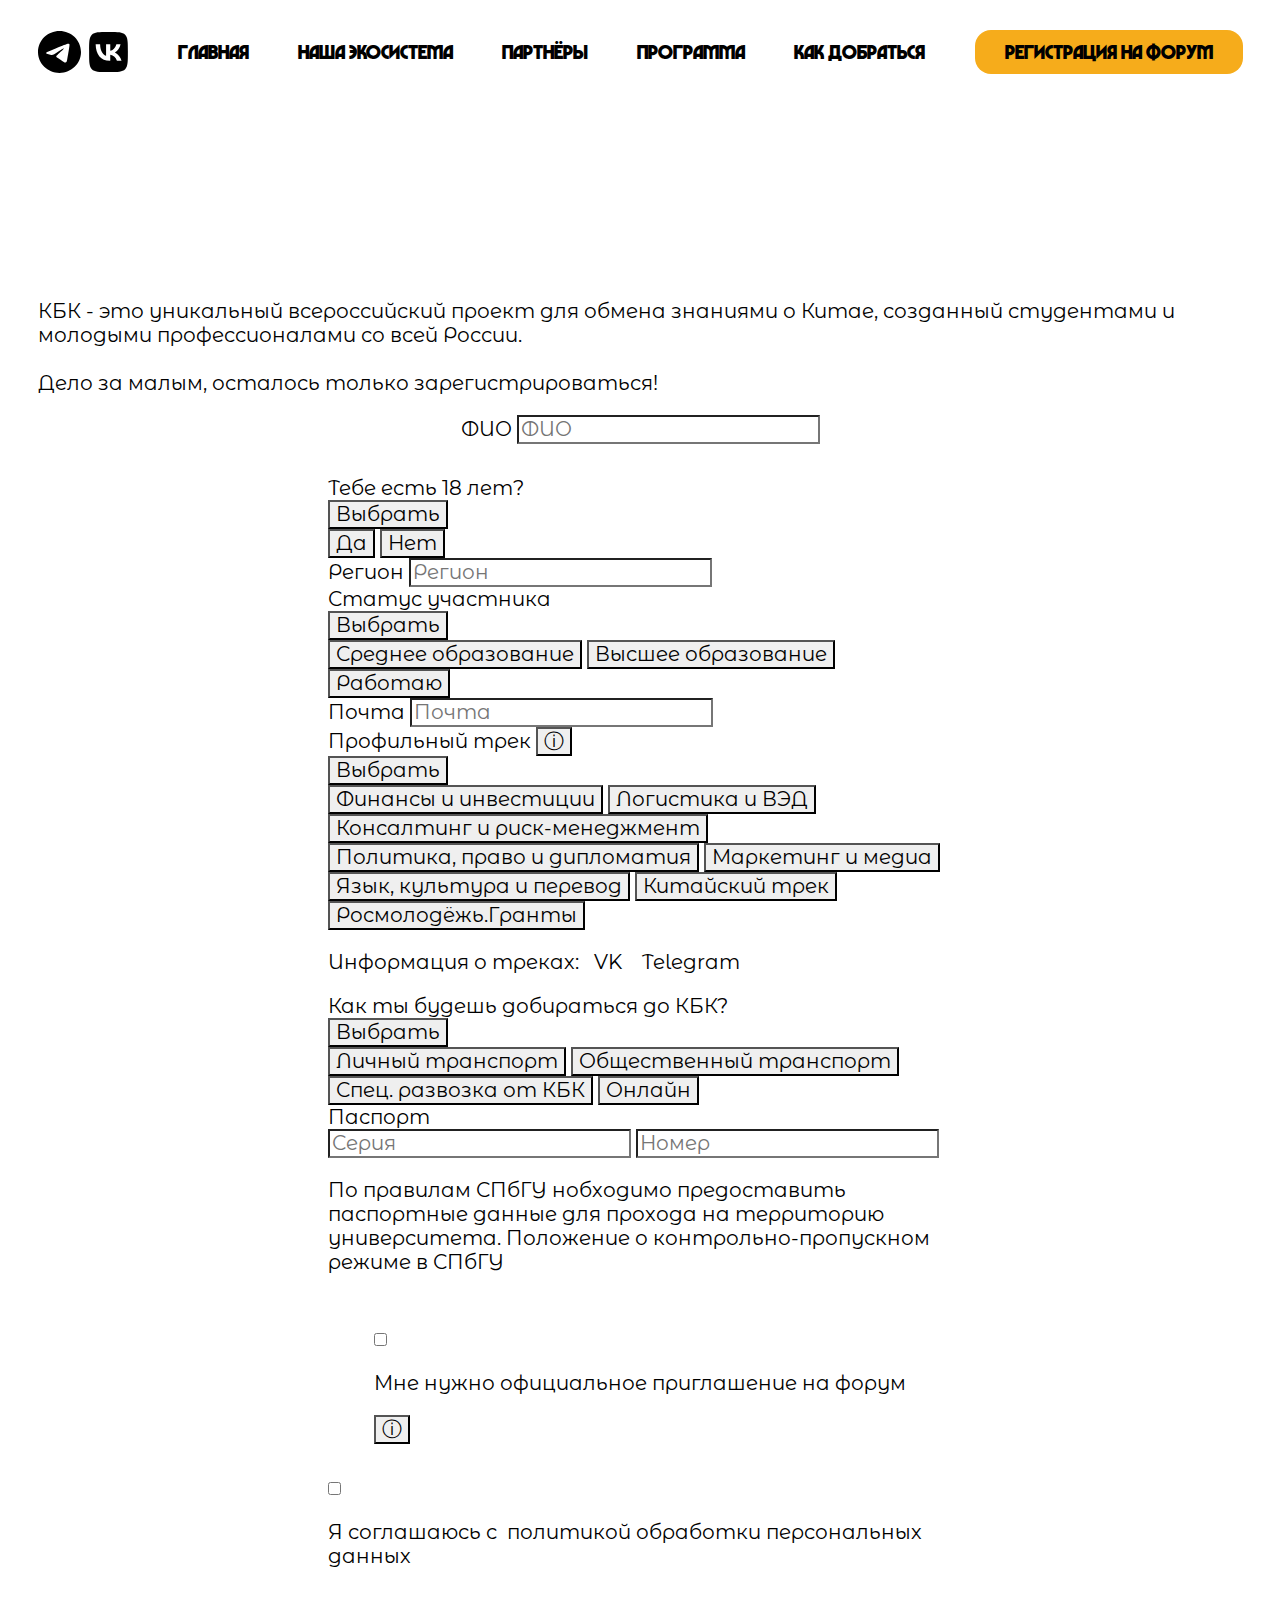
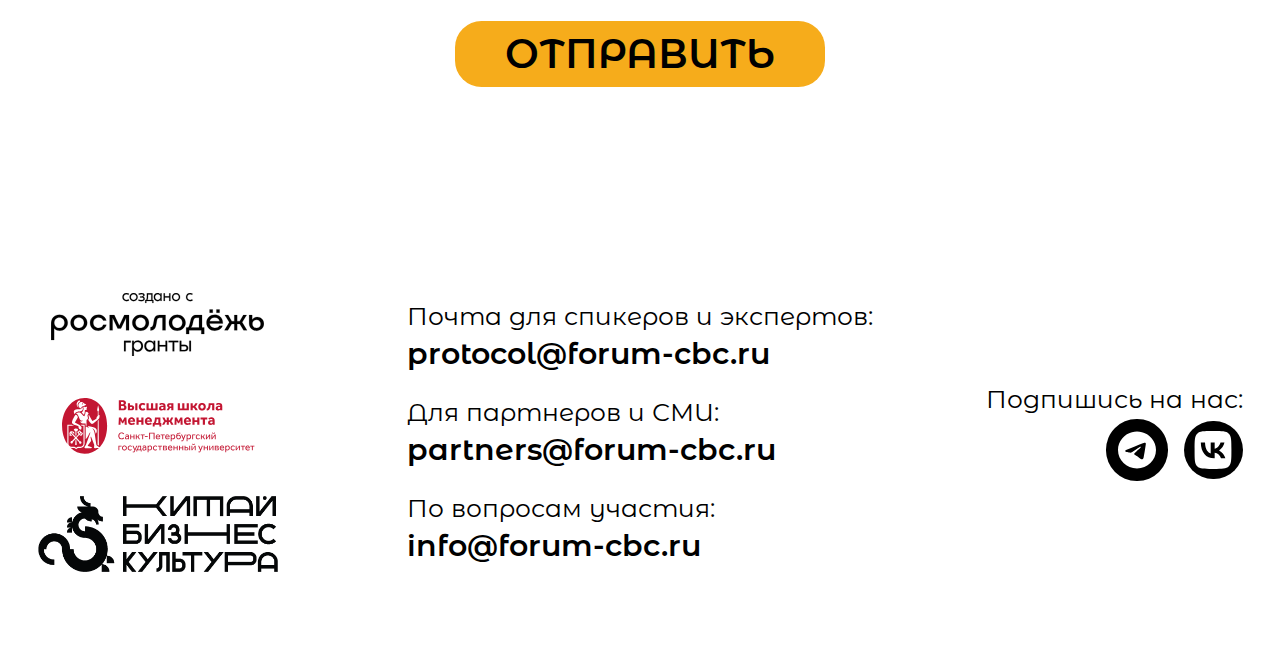
<file: registration.html>
<!DOCTYPE html>
<html lang="ru">
<head>
    <!-- Google tag (gtag.js) -->
    <script async src="https://www.googletagmanager.com/gtag/js?id=G-5BHBQFSWF3"></script>
    <script>
        window.dataLayer = window.dataLayer || [];
        function gtag() { dataLayer.push(arguments); }
        gtag('js', new Date());

        gtag('config', 'G-5BHBQFSWF3');
    </script>

    <title>Китай Бизнес Культура’26</title>
    <meta charset="utf-8" />
    <meta name="viewport" content="width=device-width, initial-scale=1.0" />
    <meta http-equiv="X-UA-Compatible" content="ie=edge" />
    <meta name="description" content="Китай Бизнес Культура — масштабный тематический форум, организуемый на базе ВШМ СПбГУ. Он предоставляет уникальную площадку для поиска карьерных и образовательных возможностей." />
    <meta name="keywords" content="Форум «Китай Бизнес Культура»" />
    <link rel="icon" type="image/png" href="./favicon/favicon-32x32.png" sizes="32x32" />
    <link rel="icon" type="image/png" href="./favicon/favicon-48x48.png" sizes="48x48" />
    <link rel="icon" type="image/png" href="./favicon/favicon-64x64.png" sizes="64x64" />
    <link rel="icon" type="image/png" href="./favicon/favicon-96x96.png" sizes="96x96" />
    <link rel="icon" type="image/svg+xml" href="./favicon/favicon.svg" />
    <link rel="shortcut icon" href="./favicon/favicon.ico" />
    <link rel="apple-touch-icon" sizes="180x180" href="./favicon/apple-touch-icon.png" />
    <link rel="manifest" href="./favicon/site.webmanifest" />
    <meta property="og:creator" content="Форум «Китай Бизнес Культура»" />
    <meta property="og:card" content="summary_large_image" />
    <meta property="og:title" content="Форум «Китай Бизнес Культура»" />
    <meta property="og:type" content="article" />
    <meta property="og:url" content="https://forum-cbc.ru/" />
    <meta property="og:description" content="Китай Бизнес Культура — масштабный тематический форум, организуемый на базе ВШМ СПбГУ. Он предоставляет уникальную площадку для поиска карьерных и образовательных возможностей." />
    <meta property="og:image" content="https://forum-cbc.ru/img/og.jpg" />
    <meta name="twitter:image" content="https://forum-cbc.ru/img/og.jpg" />
    <meta property="og:type" content="article" />
    <meta property="og:image:type" content="png" />
    <meta property="og:image:width" content="1300" />
    <meta property="og:image:height" content="530" />
    <link rel="stylesheet" href="./style/style.css?v=20260405-1" />

    <!-- Yandex.Metrika counter -->
    <script type="text/javascript">
        (function (m, e, t, r, i, k, a) {
            m[i] = m[i] || function () { (m[i].a = m[i].a || []).push(arguments) };
            m[i].l = 1 * new Date();
            for (var j = 0; j < document.scripts.length; j++) { if (document.scripts[j].src === r) { return; } }
            k = e.createElement(t), a = e.getElementsByTagName(t)[0], k.async = 1, k.src = r, a.parentNode.insertBefore(k, a);
        })(window, document, 'script', 'https://mc.yandex.ru/metrika/tag.js?id=106290644', 'ym');

        ym(106290644, 'init', { ssr: false, webvisor: true, clickmap: true, ecommerce: "dataLayer", accurateTrackBounce: true, trackLinks: true });
    </script>
    <noscript><div><img src="https://mc.yandex.ru/watch/106290644" style="position:absolute; left:-9999px;" alt="" /></div></noscript>
    <!-- /Yandex.Metrika counter -->
</head>

<body>
    <div class="page-wrapper">
        <header class="header">
            <div class="container">
                <div class="header__wrapper">
                    <button class="header__burger" type="button" aria-label="открыть/закрыть меню">
                        <span></span>
                        <span></span>
                        <span></span>
                    </button>

                    <a class="header__nav-link header__nav-link--btn header__reg-btn--mobile"
                       href="registration.html">Регистрация на форум</a>

                    <div class="header__socials socials header__socials--mobile">
                        <a class="socials__link socials__link--tg" href="https://t.me/forumcbc" target="_blank" aria-label="Связаться с нами в телеграмм"></a>
                        <a class="socials__link socials__link--vk" href="https://vk.com/forumcbc" target="_blank" aria-label="Связаться с нами в вконтакте"></a>
                    </div>

                    <nav class="header__nav" id="headerNav" aria-label="Основная навигация">
                        <ul class="header__nav-list">
                            <div class="header__socials socials">
                                <a class="socials__link socials__link--tg" href="https://t.me/forumcbc" target="_blank" aria-label="Связаться с нами в телеграмм"></a>
                                <a class="socials__link socials__link--vk" href="https://vk.com/forumcbc" target="_blank" aria-label="Связаться с нами в вконтакте"></a>
                            </div>
                            <li class="header__nav-item">
                                <a class="header__nav-link header__nav-link--active" href="index.html">Главная</a>
                            </li>
                            <li class="header__nav-item header__nav-item--dropdown">
                                <button class="header__nav-link header__nav-link--dropdown" type="button" aria-expanded="false" aria-haspopup="true">
                                    Наша экосистема
                                </button>
                                <ul class="header__dropdown">
                                    <li class="header__dropdown-item">
                                        <a class="header__dropdown-link" href="about.html">О КБК</a>
                                    </li>
                                    <li class="header__dropdown-item">
                                        <a class="header__dropdown-link" href="wait.html">Сериал</a>
                                    </li>
                                    <li class="header__dropdown-item">
                                        <a class="header__dropdown-link" href="wait.html">Online</a>
                                    </li>
                                </ul>
                            </li>
                            <li class="header__nav-item header__nav-item--dropdown">
                                <button class="header__nav-link header__nav-link--dropdown" type="button" aria-expanded="false" aria-haspopup="true">
                                    Партнёры
                                </button>
                                <ul class="header__dropdown">
                                    <li class="header__dropdown-item">
                                        <a class="header__dropdown-link" href="wait.html">Партнёры</a>
                                    </li>
                                    <li class="header__dropdown-item">
                                        <a class="header__dropdown-link" href="media-press-kit.html">Медиа</a>
                                    </li>
                                </ul>
                            </li>
                            <li class="header__nav-item">
                                <a class="header__nav-link" href="wait.html">Программа</a>
                            </li>
                            <li class="header__nav-item">
                                <a class="header__nav-link" href="way.html">Как добраться</a>
                            </li>
                            <li class="header__nav-item-reg">
                                <a class="header__nav-link header__nav-link--btn" href="registration.html">Регистрация на форум</a>
                            </li>
                            <li class="header__nav-item-reg header__nav-item-reg--grant">
                                <a class="header__nav-link header__nav-link--btn" href="registration_grant.html">Регистрация на грант</a>
                            </li>
                        </ul>
                    </nav>
                </div>
            </div>
        </header>

        <main>
            <section class="registration registration--general">
                <div class="container">
                    <div class="registration__wrapper registration__wrapper--general">
                        <h1 class="registration__title registration__title--general">Регистрация на форум</h1>
                        <p class="registration__subtitle">КБК - это уникальный всероссийский проект для обмена знаниями о Китае, созданный студентами и молодыми профессионалами со всей России. 
 <br> <br>Дело за малым, осталось только зарегистрироваться!</p>

                        <div class="registration__form registration__form--general">
                            <form id="generalRegistrationForm" data-default-role="participant" action="https://test-zobkov.amvera.io/api/v1/registrations" novalidate>
                                <div class="reg-general__field" data-number="1">
                                    <span class="reg-general__field-title">ФИО</span>
                                    <input type="text" name="fullName" placeholder="ФИО" autocomplete="name" />
                                </div>
                                <input type="hidden" name="status" value="participant" />

                                <div class="reg-general__role" data-role-block="participant">
                                    <div class="reg-general__field" data-number="2">
                                        <span class="reg-general__field-title">Тебе есть 18 лет?</span>
                                        <div class="reg-general__select" data-select>
                                            <input type="hidden" name="adult18" data-select-value value="" />
                                            <button class="reg-general__select-button" type="button" data-select-toggle>
                                                <span data-select-label>Выбрать</span>
                                                <span class="reg-general__select-arrow" aria-hidden="true"></span>
                                            </button>
                                            <div class="reg-general__select-menu" data-select-menu role="listbox">
                                                <button type="button" data-select-option data-value="Да">Да</button>
                                                <button type="button" data-select-option data-value="Нет">Нет</button>
                                            </div>
                                        </div>
                                    </div>
                                    <div class="reg-general__field" data-number="3">
                                        <span class="reg-general__field-title">Регион</span>
                                        <input type="text" name="region" placeholder="Регион" />
                                    </div>
                                    <div class="reg-general__field" data-number="4">
                                        <span class="reg-general__field-title">Статус участника</span>
                                        <div class="reg-general__select" data-select>
                                            <input type="hidden" name="participantStatus" data-select-value value="" />
                                            <button class="reg-general__select-button" type="button" data-select-toggle>
                                                <span data-select-label>Выбрать</span>
                                                <span class="reg-general__select-arrow" aria-hidden="true"></span>
                                            </button>
                                            <div class="reg-general__select-menu" data-select-menu role="listbox">
                                                <button type="button" data-select-option data-value="Среднее образование">Среднее образование</button>
                                                <button type="button" data-select-option data-value="Высшее образование">Высшее образование</button>
                                                <button type="button" data-select-option data-value="Работаю">Работаю</button>
                                            </div>
                                        </div>
                                    </div>
                                    <div class="reg-general__field reg-general__field--no-number" data-education-field hidden>
                                        <span class="reg-general__field-title" data-education-title>Напиши, где ты учишься</span>
                                        <input type="text" name="education" placeholder="Напиши, где ты учишься" />
                                        <p class="reg-general__field-info" data-education-hint></p>
                                    </div>
                                    <div class="reg-general__field" data-number="5">
                                        <span class="reg-general__field-title">Почта</span>
                                        <input type="email" name="email" placeholder="Почта" autocomplete="email" />
                                    </div>
                                    <div class="reg-general__field" data-number="6">
                                        <span class="reg-general__field-title">Профильный трек <button class="reg-general__track-info-btn" type="button" data-track-info-btn aria-label="Подробнее о треках">ⓘ</button></span>
                                        <div class="reg-general__select" data-select>
                                            <input type="hidden" name="track" data-select-value value="" />
                                            <button class="reg-general__select-button" type="button" data-select-toggle>
                                                <span data-select-label>Выбрать</span>
                                                <span class="reg-general__select-arrow" aria-hidden="true"></span>
                                            </button>
                                            <div class="reg-general__select-menu" data-select-menu role="listbox">
                                                <button type="button" data-select-option data-value="finance">Финансы и инвестиции</button>
                                                <button type="button" data-select-option data-value="logistics">Логистика и ВЭД</button>
                                                <button type="button" data-select-option data-value="consulting">Консалтинг и риск-менеджмент</button>
                                                <button type="button" data-select-option data-value="politics">Политика, право и дипломатия</button>
                                                <button type="button" data-select-option data-value="marketing">Маркетинг и медиа</button>
                                                <button type="button" data-select-option data-value="language">Язык, культура и перевод</button>
                                                <button type="button" data-select-option data-value="chinese">Китайский трек</button>
                                                <button type="button" data-select-option data-value="rosmolodezh_grants">Росмолодёжь.Гранты</button>
                                            </div>
                                        </div>
                                        <p class="reg-general__field-info">Информация о треках:   <a href="https://vk.com/wall-225090086_308" target="_blank" rel="noopener noreferrer">VK</a>    <a href="https://t.me/forumcbc/724" target="_blank" rel="noopener noreferrer">Telegram</a></p>                                        <p class="reg-general__track-desc" data-track-desc hidden></p>                                    </div>
                                    <div class="reg-general__field" data-number="7">
                                        <span class="reg-general__field-title">Как ты будешь добираться до КБК?</span>
                                        <div class="reg-general__select" data-select data-transport-select>
                                            <input type="hidden" name="transport" data-select-value value="" />
                                            <button class="reg-general__select-button" type="button" data-select-toggle>
                                                <span data-select-label>Выбрать</span>
                                                <span class="reg-general__select-arrow" aria-hidden="true"></span>
                                            </button>
                                            <div class="reg-general__select-menu" data-select-menu role="listbox">
                                                <button type="button" data-select-option data-value="Личный транспорт">Личный транспорт</button>
                                                <button type="button" data-select-option data-value="Общественный транспорт">Общественный транспорт</button>
                                                <button type="button" data-select-option data-value="Спец. развозка от КБК">Спец. развозка от КБК</button>
                                                <button type="button" data-select-option data-value="Онлайн">Онлайн</button>
                                            </div>
                                        </div>
                                    </div>
                                    <div class="reg-general__field reg-general__field--no-number" data-car-field hidden>
                                        <span class="reg-general__field-title">Номер автомобиля</span>
                                        <input type="text" name="carNumber" placeholder="Номер автомобиля" />
                                    </div>
                                    <div class="reg-general__field" data-number="8">
                                        <span class="reg-general__field-title">Паспорт</span>
                                        <div class="reg-general__passport-row">
                                            <input type="text" name="passportSeries" placeholder="Серия" />
                                            <input type="text" name="passportNumber" placeholder="Номер" />
                                        </div>
                                        <p class="reg-general__field-info">По правилам СПбГУ нобходимо предоставить паспортные данные для прохода на территорию университета. <a href="https://spbu.ru/openuniversity/documents/polozhenie-o-kontrolno-propusknom-rezhime-v-spbgu" target="_blank" rel="noopener noreferrer">Положение о контрольно-пропускном режиме в СПбГУ</a></p>
                                    </div>
                                </div>

                                <div class="reg-general__field reg-general__field--no-number reg-general__field--consent">                                    <div class="reg-general__consent-row">
                                        <label>
                                            <input type="checkbox" name="officialInvitation" />
                                            <p>Мне нужно официальное приглашение на форум</p>
                                        </label>
                                        <button type="button" class="reg-general__invitation-info-btn" data-invitation-info-btn aria-label="Подробнее об официальном приглашении">ⓘ</button>
                                    </div>
                                </div>

                                <div class="reg-general__field reg-general__field--no-number reg-general__field--consent">                                    <label>
                                        <input type="checkbox" name="personalDataConsent" />
                                        <p>Я соглашаюсь с  <a href="privacy.html" target="_blank" rel="noopener noreferrer">политикой обработки персональных данных</a></p>
                                    </label>
                                </div>

                                <button class="registration__submit" type="submit">Отправить</button>
                            </form>
                        </div>
                    </div>
                </div>
            </section>
        </main>

        <footer class="footer">
            <div class="container">
                <div class="footer__wrapper">
                    <div class="footer__logos">
                        <a class="footer__logo" href="https://myrosmol.ru/" target="_blank" aria-label="Переход на сайт Росмолодёжь.Гранты">
                            <img class="footer__grant" src="./img/rosmol-grants.svg" alt="Росмолодёжь.Гранты" loading="eager" width="200" height="50">
                        </a>

                        <a class="footer__logo" href="https://gsom.spbu.ru" target="_blank" aria-label="Переход на сайт Высшая школа менеджмента СПбГУ">
                            <img class="footer__logo-img footer__logo-img--sp" src="img/logo-sp.svg" width="198" height="60" alt="Логотип ВШМ СПбГУ" loading="lazy">
                        </a>

                        <a class="footer__logo scroll-to-top" href="index.html" aria-label="Переход на главную страницу">
                            <img class="footer__logo-img footer__logo-img--kbk" src="./img/CBC_logo_black_righttext.png" alt="Логотип КБК" width="240" height="77" loading="lazy">
                        </a>
                    </div>

                    <div class="footer__content">
                        <p class="footer__content-text">Почта для спикеров и экспертов:</p>
                        <a class="footer__mail" href="mailto:protocol@forum-cbc.ru">protocol@forum-cbc.ru</a>

                        <p class="footer__content-text">Для партнеров и СМИ:</p>
                        <a class="footer__mail" href="mailto:partners@forum-cbc.ru">partners@forum-cbc.ru</a>

                        <p class="footer__content-text">По вопросам участия:</p>
                        <a class="footer__mail footer__mail--last" href="mailto:info@forum-cbc.ru">info@forum-cbc.ru</a>
                    </div>

                    <div class="footer__content footer__content--social">
                        <p class="footer__content-text">Подпишись на нас:</p>
                        <div class="footer__socials socials socials--big">
                            <a class="socials__link socials__link--tg" href="https://t.me/forumcbc" target="_blank" aria-label="Связаться с нами в телеграмм"></a>
                            <a class="socials__link socials__link--vk" href="https://vk.com/forumcbc" target="_blank" aria-label="Связаться с нами в вконтакте"></a>
                        </div>
                    </div>
                </div>
            </div>
        </footer>
    </div>

    <script src="./js/vendor.min.js?v=20260405-1"></script>
    <script src="./js/main.min.js?v=20260405-1"></script>
    <script src="./js/burger.js?v=20260405-1"></script>
    <script src="./js/dropdown.js?v=20260405-1" defer></script>
    <script src="./js/mobile-burger-dropdowns.js?v=20260405-1"></script>
    <script src="./js/registration-general.js?v=20260405-1"></script>
</body>
</html>
</file>
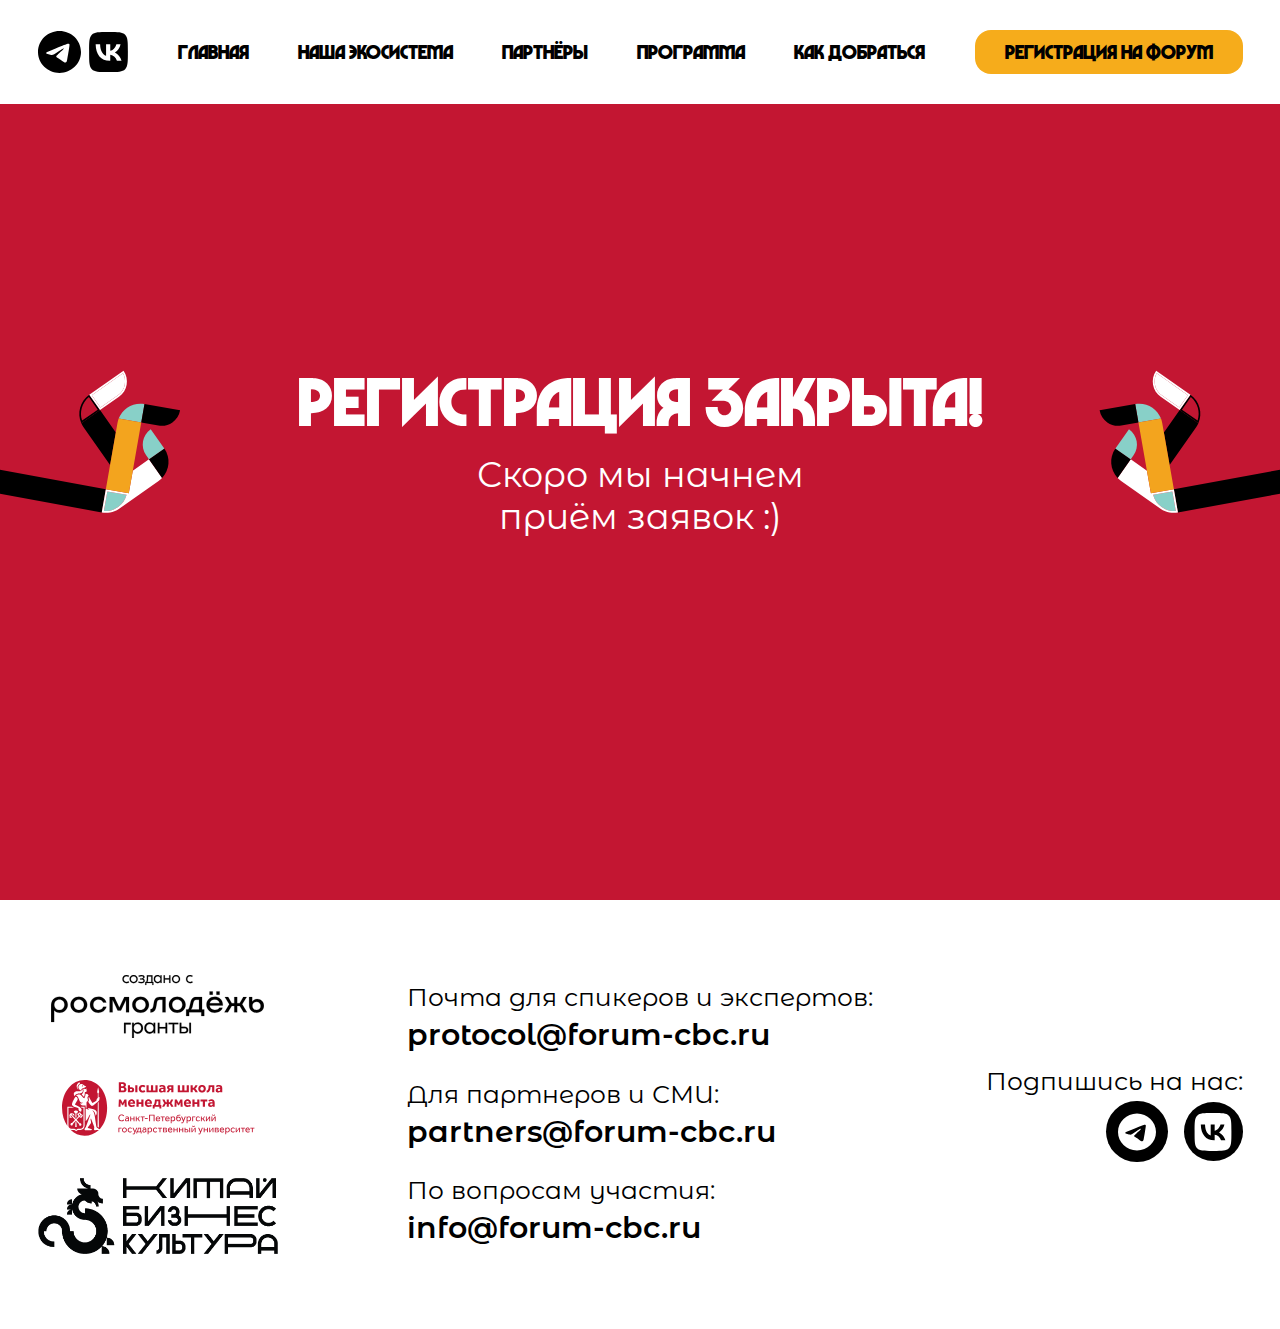
<file: registration_closed.html>
<!DOCTYPE html>
<html lang="ru">
<head>
    <!-- Google tag (gtag.js) -->
    <script async src="https://www.googletagmanager.com/gtag/js?id=G-5BHBQFSWF3"></script>
    <script>
        window.dataLayer = window.dataLayer || [];
        function gtag() { dataLayer.push(arguments); }
        gtag('js', new Date());

        gtag('config', 'G-5BHBQFSWF3');
    </script>

    <title>Китай Бизнес Культура’26</title>
    <meta charset="utf-8" />
    <meta name="viewport" content="width=device-width, initial-scale=1.0" />
    <meta http-equiv="X-UA-Compatible" content="ie=edge" />
    <meta name="description" content="Китай Бизнес Культура — масштабный тематический форум, организуемый на базе ВШМ СПбГУ. Он предоставляет уникальную площадку для поиска карьерных и образовательных возможностей." />
    <meta name="keywords" content="Форум «Китай Бизнес Культура»" />
    <link rel="icon" type="image/png" href="./favicon/favicon-32x32.png" sizes="32x32" />
    <link rel="icon" type="image/png" href="./favicon/favicon-48x48.png" sizes="48x48" />
    <link rel="icon" type="image/png" href="./favicon/favicon-64x64.png" sizes="64x64" />
    <link rel="icon" type="image/png" href="./favicon/favicon-96x96.png" sizes="96x96" />
    <link rel="icon" type="image/svg+xml" href="./favicon/favicon.svg" />
    <link rel="shortcut icon" href="./favicon/favicon.ico" />
    <link rel="apple-touch-icon" sizes="180x180" href="./favicon/apple-touch-icon.png" />
    <link rel="manifest" href="./favicon/site.webmanifest" />
    <meta property="og:creator" content="Форум «Китай Бизнес Культура»" />
    <meta property="og:card" content="summary_large_image" />
    <meta property="og:title" content="Форум «Китай Бизнес Культура»" />
    <meta property="og:type" content="article" />
    <meta property="og:url" content="https://forum-cbc.ru/" />
    <meta property="og:description" content="Китай Бизнес Культура — масштабный тематический форум, организуемый на базе ВШМ СПбГУ. Он предоставляет уникальную площадку для поиска карьерных и образовательных возможностей." />
    <meta property="og:image" content="https://forum-cbc.ru/img/og.jpg" />
    <meta name="twitter:image" content="https://forum-cbc.ru/img/og.jpg" />
    <meta property="og:type" content="article" />
    <meta property="og:image:type" content="png" />
    <meta property="og:image:width" content="1300" />
    <meta property="og:image:height" content="530" />
    <link rel="stylesheet" href="style/style.css?v=20260404-1" />

    <!-- Yandex.Metrika counter -->
    <script type="text/javascript">
        (function (m, e, t, r, i, k, a) {
            m[i] = m[i] || function () { (m[i].a = m[i].a || []).push(arguments) };
            m[i].l = 1 * new Date();
            for (var j = 0; j < document.scripts.length; j++) { if (document.scripts[j].src === r) { return; } }
            k = e.createElement(t), a = e.getElementsByTagName(t)[0], k.async = 1, k.src = r, a.parentNode.insertBefore(k, a)
        })(window, document, 'script', 'https://mc.yandex.ru/metrika/tag.js?id=106290644', 'ym');

        ym(106290644, 'init', { ssr: false, webvisor: true, clickmap: true, ecommerce: "dataLayer", accurateTrackBounce: true, trackLinks: true });
    </script>
    <noscript><div><img src="https://mc.yandex.ru/watch/106290644" style="position:absolute; left:-9999px;" alt="" /></div></noscript>
    <!-- /Yandex.Metrika counter -->

</head>

<body>
    <div class="page-wrapper">
        <header class="header">
            <div class="container">
                <div class="header__wrapper">
                    <button class="header__burger" type="button" aria-label="открыть/закрыть меню">
                        <span></span>
                        <span></span>
                        <span></span>
                    </button>

                    <a class="header__nav-link header__nav-link--btn header__reg-btn--mobile"
                       href="registration.html">Регистрация на форум</a>

                    <div class="header__socials socials header__socials--mobile">
                        <a class="socials__link socials__link--tg" href="https://t.me/forumcbc" target="_blank" aria-label="Связаться с нами в телеграмм"></a>
                        <a class="socials__link socials__link--vk" href="https://vk.com/forumcbc" target="_blank" aria-label="Связаться с нами в вконтакте"></a>
                    </div>

                    <nav class="header__nav" id="headerNav" aria-label="Основная навигация">
                        <ul class="header__nav-list">
                            <div class="header__socials socials">
                                <a class="socials__link socials__link--tg" href="https://t.me/forumcbc" target="_blank" aria-label="Связаться с нами в телеграмм"></a>
                                <a class="socials__link socials__link--vk" href="https://vk.com/forumcbc" target="_blank" aria-label="Связаться с нами в вконтакте"></a>
                            </div>
                            <li class="header__nav-item">
                                <a class="header__nav-link header__nav-link--active" href="index.html">Главная</a>
                            </li>
                            <li class="header__nav-item header__nav-item--dropdown">
                                <button class="header__nav-link header__nav-link--dropdown" type="button" aria-expanded="false" aria-haspopup="true">
                                    Наша экосистема
                                </button>
                                <ul class="header__dropdown">
                                    <li class="header__dropdown-item">
                                        <a class="header__dropdown-link" href="about.html">О КБК</a>
                                    </li>
                                    <li class="header__dropdown-item">
                                        <a class="header__dropdown-link" href="wait.html">Сериал</a>
                                    </li>
                                    <li class="header__dropdown-item">
                                        <a class="header__dropdown-link" href="wait.html">Online</a>
                                    </li>
                                </ul>
                            </li>
                            <li class="header__nav-item header__nav-item--dropdown">
                                <button class="header__nav-link header__nav-link--dropdown" type="button" aria-expanded="false" aria-haspopup="true">
                                    Партнёры
                                </button>
                                <ul class="header__dropdown">
                                    <li class="header__dropdown-item">
                                        <a class="header__dropdown-link" href="wait.html">Партнёры</a>
                                    </li>
                                    <li class="header__dropdown-item">
                                        <a class="header__dropdown-link" href="media-press-kit.html">Медиа</a>
                                    </li>
                                </ul>
                            </li>
                            <li class="header__nav-item">
                                <a class="header__nav-link" href="wait.html">Программа</a>
                            </li>
                            <li class="header__nav-item">
                                <a class="header__nav-link" href="way.html">Как добраться</a>
                            </li>
                            <li class="header__nav-item-reg">
                                <a class="header__nav-link header__nav-link--btn" href="registration.html">Регистрация на форум</a>
                            </li>
                            <li class="header__nav-item-reg header__nav-item-reg--grant">
                                <a class="header__nav-link header__nav-link--btn" href="registration_grant.html">Регистрация на грант</a>
                            </li>
                        </ul>
                    </nav>
                </div>
            </div>
        </header>

        <main>
            <section class="wait">

                <img class="wait__decor wait__decor--left" src="./img/empty-left-hand.svg" alt="" aria-hidden="true" />
                <img class="wait__decor wait__decor--right" src="./img/empty-right-hand.svg" alt="" aria-hidden="true" />

                <div class="container">
                    <div class="wait__wrapper">
                        <h1 class="wait__title">Регистрация закрыта!</h1>
                        <p class="wait__subtitle">Скоро мы начнем <br>приём заявок :)</p>
                    </div>
                </div>
            </section>
        </main>

        <footer class="footer">
            <div class="container">
                <div class="footer__wrapper">
                    <div class="footer__logos">
                        <a class="footer__logo" href="https://myrosmol.ru/" target="_blank" aria-label="Переход на сайт Росмолодёжь.Гранты">
                            <img class="footer__grant" src="./img/rosmol-grants.svg" alt="Росмолодёжь.Гранты" loading="eager" width="200" height="50">
                        </a>

                        <a class="footer__logo" href="https://gsom.spbu.ru" target="_blank" aria-label="Переход на сайт Высшая школа менеджмента СПбГУ">
                            <img class="footer__logo-img footer__logo-img--sp" src="img/logo-sp.svg" width="198" height="60" alt="Логотип ВШМ СПбГУ" loading="lazy">
                        </a>

                        <a class="footer__logo scroll-to-top" href="index.html" aria-label="Переход на главную страницу">
                            <img class="footer__logo-img footer__logo-img--kbk" src="./img/CBC_logo_black_righttext.png" alt="Логотип КБК" width="240" height="77" loading="lazy">
                        </a>
                    </div>

                    <div class="footer__content">
                        <p class="footer__content-text">Почта для спикеров и экспертов:</p>
                        <a class="footer__mail" href="mailto:protocol@forum-cbc.ru">protocol@forum-cbc.ru</a>

                        <p class="footer__content-text">Для партнеров и СМИ:</p>
                        <a class="footer__mail" href="mailto:partners@forum-cbc.ru">partners@forum-cbc.ru</a>

                        <p class="footer__content-text">По вопросам участия:</p>
                        <a class="footer__mail footer__mail--last" href="mailto:info@forum-cbc.ru">info@forum-cbc.ru</a>
                    </div>

                    <div class="footer__content footer__content--social">
                        <p class="footer__content-text">Подпишись на нас:</p>
                        <div class="footer__socials socials socials--big">
                            <a class="socials__link socials__link--tg" href="https://t.me/forumcbc" target="_blank" aria-label="Связаться с нами в телеграмм"></a>
                            <a class="socials__link socials__link--vk" href="https://vk.com/forumcbc" target="_blank" aria-label="Связаться с нами в вконтакте"></a>
                        </div>
                    </div>
                </div>
            </div>
        </footer>
        <script src="./js/vendor.min.js?v=20260404-1"></script>
        <script src="./js/main.min.js?v=20260404-1"></script>
        <script src="./js/burger.js?v=20260404-1"></script>
        <script src="./js/dropdown.js?v=20260404-1" defer></script>
        <script src="./js/mobile-burger-dropdowns.js?v=20260404-1"></script>
</body>
</html>
</file>
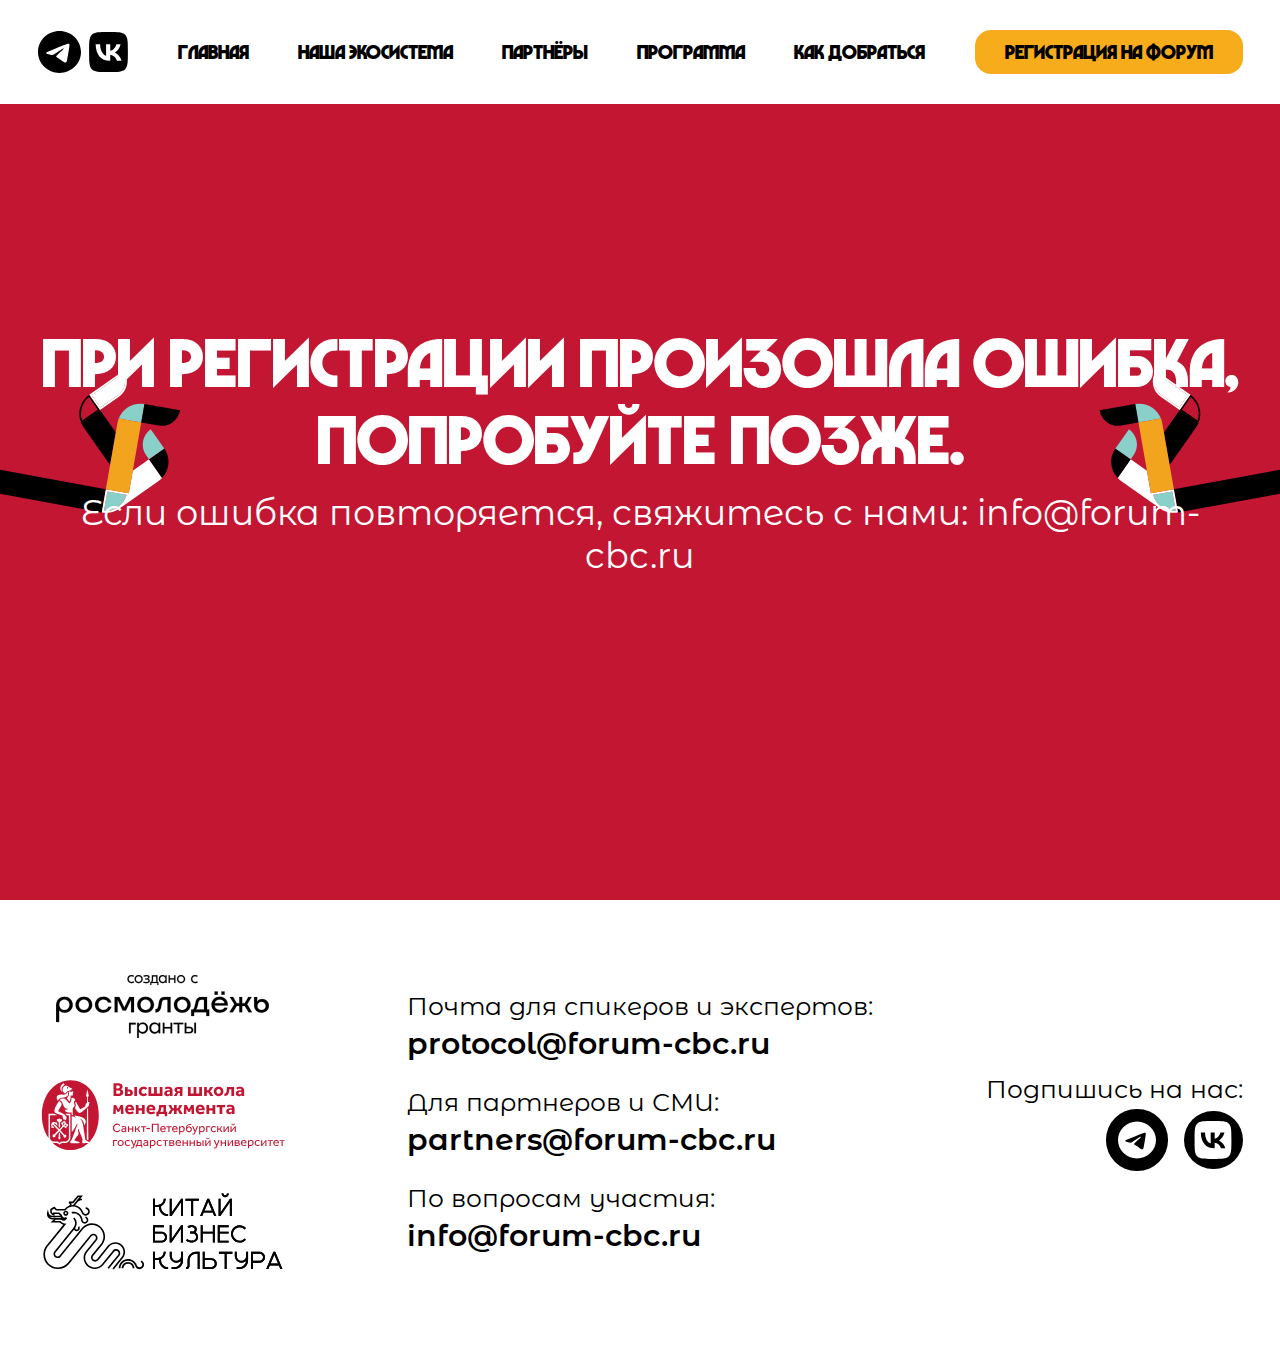
<file: registration_error.html>
<!DOCTYPE html>
<html lang="ru">
<head>
    <!-- Google tag (gtag.js) -->
    <script async src="https://www.googletagmanager.com/gtag/js?id=G-5BHBQFSWF3"></script>
    <script>
        window.dataLayer = window.dataLayer || [];
        function gtag() { dataLayer.push(arguments); }
        gtag('js', new Date());

        gtag('config', 'G-5BHBQFSWF3');
    </script>

    <title>Китай Бизнес Культура’26</title>
    <meta charset="utf-8" />
    <meta name="viewport" content="width=device-width, initial-scale=1.0" />
    <meta http-equiv="X-UA-Compatible" content="ie=edge" />
    <meta name="description" content="Китай Бизнес Культура — масштабный тематический форум, организуемый на базе ВШМ СПбГУ. Он предоставляет уникальную площадку для поиска карьерных и образовательных возможностей." />
    <meta name="keywords" content="Форум «Китай Бизнес Культура»" />
    <link rel="icon" type="image/png" href="./favicon/favicon-32x32.png" sizes="32x32" />
    <link rel="icon" type="image/png" href="./favicon/favicon-48x48.png" sizes="48x48" />
    <link rel="icon" type="image/png" href="./favicon/favicon-64x64.png" sizes="64x64" />
    <link rel="icon" type="image/png" href="./favicon/favicon-96x96.png" sizes="96x96" />
    <link rel="icon" type="image/svg+xml" href="./favicon/favicon.svg" />
    <link rel="shortcut icon" href="./favicon/favicon.ico" />
    <link rel="apple-touch-icon" sizes="180x180" href="./favicon/apple-touch-icon.png" />
    <link rel="manifest" href="./favicon/site.webmanifest" />
    <meta property="og:creator" content="Форум «Китай Бизнес Культура»" />
    <meta property="og:card" content="summary_large_image" />
    <meta property="og:title" content="Форум «Китай Бизнес Культура»" />
    <meta property="og:type" content="article" />
    <meta property="og:url" content="https://forum-cbc.ru/" />
    <meta property="og:description" content="Китай Бизнес Культура — масштабный тематический форум, организуемый на базе ВШМ СПбГУ. Он предоставляет уникальную площадку для поиска карьерных и образовательных возможностей." />
    <meta property="og:image" content="https://forum-cbc.ru/img/og.jpg" />
    <meta name="twitter:image" content="https://forum-cbc.ru/img/og.jpg" />
    <meta property="og:type" content="article" />
    <meta property="og:image:type" content="png" />
    <meta property="og:image:width" content="1300" />
    <meta property="og:image:height" content="530" />
    <link rel="stylesheet" href="style/style.css?v=20260316-1" />

    <!-- Yandex.Metrika counter -->
    <script type="text/javascript">
        (function (m, e, t, r, i, k, a) {
            m[i] = m[i] || function () { (m[i].a = m[i].a || []).push(arguments); };
            m[i].l = 1 * new Date();
            for (var j = 0; j < document.scripts.length; j++) { if (document.scripts[j].src === r) { return; } }
            k = e.createElement(t), a = e.getElementsByTagName(t)[0], k.async = 1, k.src = r, a.parentNode.insertBefore(k, a);
        })(window, document, 'script', 'https://mc.yandex.ru/metrika/tag.js?id=106290644', 'ym');

        ym(106290644, 'init', { ssr: false, webvisor: true, clickmap: true, ecommerce: "dataLayer", accurateTrackBounce: true, trackLinks: true });
    </script>
    <noscript><div><img src="https://mc.yandex.ru/watch/106290644" style="position:absolute; left:-9999px;" alt="" /></div></noscript>
    <!-- /Yandex.Metrika counter -->

</head>

<body>
    <div class="page-wrapper">
        <header class="header">
            <div class="container">
                <div class="header__wrapper">
                    <button class="header__burger" type="button" aria-label="открыть/закрыть меню">
                        <span></span>
                        <span></span>
                        <span></span>
                    </button>

                    <a class="header__nav-link header__nav-link--btn header__reg-btn--mobile"
                       href="registration.html">Регистрация на форум</a>

                    <div class="header__socials socials header__socials--mobile">
                        <a class="socials__link socials__link--tg" href="https://t.me/forumcbc" target="_blank" aria-label="Связаться с нами в телеграмм"></a>
                        <a class="socials__link socials__link--vk" href="https://vk.com/forumcbc" target="_blank" aria-label="Связаться с нами в вконтакте"></a>
                    </div>

                    <nav class="header__nav" id="headerNav" aria-label="Основная навигация">
                        <ul class="header__nav-list">
                            <div class="header__socials socials">
                                <a class="socials__link socials__link--tg" href="https://t.me/forumcbc" target="_blank" aria-label="Связаться с нами в телеграмм"></a>
                                <a class="socials__link socials__link--vk" href="https://vk.com/forumcbc" target="_blank" aria-label="Связаться с нами в вконтакте"></a>
                            </div>
                            <li class="header__nav-item">
                                <a class="header__nav-link header__nav-link--active" href="index.html">Главная</a>
                            </li>
                            <li class="header__nav-item header__nav-item--dropdown">
                                <button class="header__nav-link header__nav-link--dropdown" type="button" aria-expanded="false" aria-haspopup="true">
                                    Наша экосистема
                                </button>
                                <ul class="header__dropdown">
                                    <li class="header__dropdown-item">
                                        <a class="header__dropdown-link" href="wait.html">О КБК</a>
                                    </li>
                                    <li class="header__dropdown-item">
                                        <a class="header__dropdown-link" href="wait.html">Сериал</a>
                                    </li>
                                    <li class="header__dropdown-item">
                                        <a class="header__dropdown-link" href="wait.html">Online</a>
                                    </li>
                                </ul>
                            </li>
                            <li class="header__nav-item header__nav-item--dropdown">
                                <button class="header__nav-link header__nav-link--dropdown" type="button" aria-expanded="false" aria-haspopup="true">
                                    Партнёры
                                </button>
                                <ul class="header__dropdown">
                                    <li class="header__dropdown-item">
                                        <a class="header__dropdown-link" href="wait.html">Партнёры</a>
                                    </li>
                                </ul>
                            </li>
                            <li class="header__nav-item header__nav-item--media">
                                <a class="header__nav-link" href="wait.html">Медиа</a>
                            </li>
                            <li class="header__nav-item">
                                <a class="header__nav-link" href="wait.html">Программа</a>
                            </li>
                            <li class="header__nav-item">
                                <a class="header__nav-link" href="way.html">Как добраться</a>
                            </li>
                            <li class="header__nav-item-reg">
                                <a class="header__nav-link header__nav-link--btn" href="registration.html">Регистрация на форум</a>
                            </li>
                            <li class="header__nav-item-reg header__nav-item-reg--grant">
                                <a class="header__nav-link header__nav-link--btn" href="registration_grant.html">Регистрация на грант</a>
                            </li>
                        </ul>
                    </nav>
                </div>
            </div>
        </header>

        <main>
            <section class="wait">

                <img class="wait__decor wait__decor--left" src="./img/empty-left-hand.svg" alt="" aria-hidden="true" />
                <img class="wait__decor wait__decor--right" src="./img/empty-right-hand.svg" alt="" aria-hidden="true" />

                <div class="container">
                    <div class="wait__wrapper">
                        <h1 class="wait__title">При регистрации произошла ошибка, попробуйте позже.</h1>
                        <p class="wait__subtitle">Если ошибка повторяется, свяжитесь с нами: info@forum-cbc.ru</p>
                    </div>
                </div>
            </section>
        </main>

        <footer class="footer">
            <div class="container">
                <div class="footer__wrapper">
                    <div class="footer__logos">
                        <a class="footer__logo" href="https://myrosmol.ru/" target="_blank" aria-label="Переход на сайт Росмолодёжь.Гранты">
                            <img class="footer__grant" src="./img/rosmol-grants.svg" alt="Росмолодёжь.Гранты" loading="eager" width="200" height="50">
                        </a>

                        <a class="footer__logo" href="https://gsom.spbu.ru" target="_blank" aria-label="Переход на сайт Высшая школа менеджмента СПбГУ">
                            <img class="footer__logo-img footer__logo-img--sp" src="img/logo-sp.svg" width="250" height="80" alt="Логотип ВШМ СПбГУ" loading="lazy">
                        </a>

                        <a class="footer__logo scroll-to-top" href="index.html" aria-label="Переход на главную страницу">
                            <img class="footer__logo-img footer__logo-img--kbk" src="./img/kbk-logo.svg" alt="Логотип КБК" width="240" height="77" loading="lazy">
                        </a>
                    </div>

                    <div class="footer__content">
                        <p class="footer__content-text">Почта для спикеров и экспертов:</p>
                        <a class="footer__mail" href="mailto:protocol@forum-cbc.ru">protocol@forum-cbc.ru</a>

                        <p class="footer__content-text">Для партнеров и СМИ:</p>
                        <a class="footer__mail" href="mailto:partners@forum-cbc.ru">partners@forum-cbc.ru</a>

                        <p class="footer__content-text">По вопросам участия:</p>
                        <a class="footer__mail footer__mail--last" href="mailto:info@forum-cbc.ru">info@forum-cbc.ru</a>
                    </div>

                    <div class="footer__content footer__content--social">
                        <p class="footer__content-text">Подпишись на нас:</p>
                        <div class="footer__socials socials socials--big">
                            <a class="socials__link socials__link--tg" href="https://t.me/forumcbc" target="_blank" aria-label="Связаться с нами в телеграмм"></a>
                            <a class="socials__link socials__link--vk" href="https://vk.com/forumcbc" target="_blank" aria-label="Связаться с нами в вконтакте"></a>
                        </div>
                    </div>
                </div>
            </div>
        </footer>
        <script src="./js/vendor.min.js?v=20260316-1"></script>
        <script src="./js/main.min.js?v=20260316-1"></script>
        <script src="./js/burger.js?v=20260316-1"></script>
        <script src="./js/dropdown.js?v=20260316-1" defer></script>
</body>
</html>
</file>
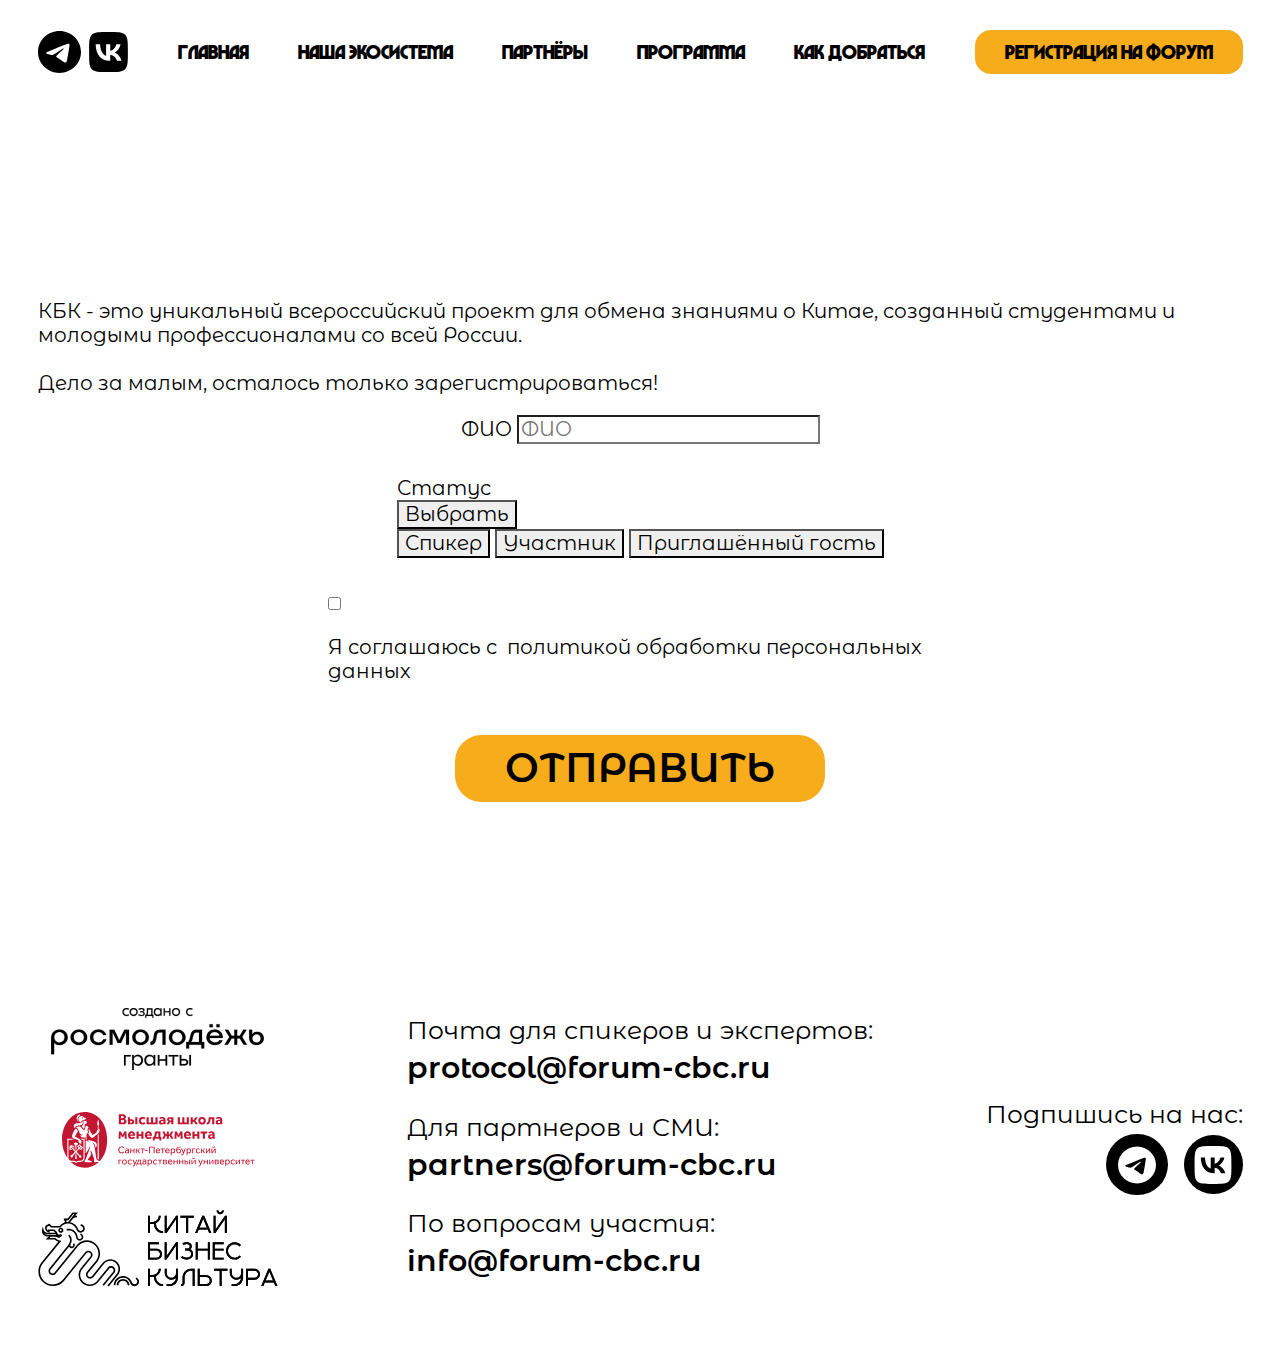
<file: registration_general.html>
<!DOCTYPE html>
<html lang="ru">
<head>
    <!-- Google tag (gtag.js) -->
    <script async src="https://www.googletagmanager.com/gtag/js?id=G-5BHBQFSWF3"></script>
    <script>
        window.dataLayer = window.dataLayer || [];
        function gtag() { dataLayer.push(arguments); }
        gtag('js', new Date());

        gtag('config', 'G-5BHBQFSWF3');
    </script>

    <title>Китай Бизнес Культура’26</title>
    <meta charset="utf-8" />
    <meta name="viewport" content="width=device-width, initial-scale=1.0" />
    <meta http-equiv="X-UA-Compatible" content="ie=edge" />
    <meta name="description" content="Китай Бизнес Культура — масштабный тематический форум, организуемый на базе ВШМ СПбГУ. Он предоставляет уникальную площадку для поиска карьерных и образовательных возможностей." />
    <meta name="keywords" content="Форум «Китай Бизнес Культура»" />
    <link rel="icon" type="image/png" href="./favicon/favicon-32x32.png" sizes="32x32" />
    <link rel="icon" type="image/png" href="./favicon/favicon-48x48.png" sizes="48x48" />
    <link rel="icon" type="image/png" href="./favicon/favicon-64x64.png" sizes="64x64" />
    <link rel="icon" type="image/png" href="./favicon/favicon-96x96.png" sizes="96x96" />
    <link rel="icon" type="image/svg+xml" href="./favicon/favicon.svg" />
    <link rel="shortcut icon" href="./favicon/favicon.ico" />
    <link rel="apple-touch-icon" sizes="180x180" href="./favicon/apple-touch-icon.png" />
    <link rel="manifest" href="./favicon/site.webmanifest" />
    <meta property="og:creator" content="Форум «Китай Бизнес Культура»" />
    <meta property="og:card" content="summary_large_image" />
    <meta property="og:title" content="Форум «Китай Бизнес Культура»" />
    <meta property="og:type" content="article" />
    <meta property="og:url" content="https://forum-cbc.ru/" />
    <meta property="og:description" content="Китай Бизнес Культура — масштабный тематический форум, организуемый на базе ВШМ СПбГУ. Он предоставляет уникальную площадку для поиска карьерных и образовательных возможностей." />
    <meta property="og:image" content="https://forum-cbc.ru/img/og.jpg" />
    <meta name="twitter:image" content="https://forum-cbc.ru/img/og.jpg" />
    <meta property="og:type" content="article" />
    <meta property="og:image:type" content="png" />
    <meta property="og:image:width" content="1300" />
    <meta property="og:image:height" content="530" />
    <link rel="stylesheet" href="./style/style.css?v=20260313-1" />

    <!-- Yandex.Metrika counter -->
    <script type="text/javascript">
        (function (m, e, t, r, i, k, a) {
            m[i] = m[i] || function () { (m[i].a = m[i].a || []).push(arguments) };
            m[i].l = 1 * new Date();
            for (var j = 0; j < document.scripts.length; j++) { if (document.scripts[j].src === r) { return; } }
            k = e.createElement(t), a = e.getElementsByTagName(t)[0], k.async = 1, k.src = r, a.parentNode.insertBefore(k, a);
        })(window, document, 'script', 'https://mc.yandex.ru/metrika/tag.js?id=106290644', 'ym');

        ym(106290644, 'init', { ssr: false, webvisor: true, clickmap: true, ecommerce: "dataLayer", accurateTrackBounce: true, trackLinks: true });
    </script>
    <noscript><div><img src="https://mc.yandex.ru/watch/106290644" style="position:absolute; left:-9999px;" alt="" /></div></noscript>
    <!-- /Yandex.Metrika counter -->
</head>

<body>
    <div class="page-wrapper">
        <header class="header">
            <div class="container">
                <div class="header__wrapper">
                    <button class="header__burger" type="button" aria-label="открыть/закрыть меню">
                        <span></span>
                        <span></span>
                        <span></span>
                    </button>

                    <a class="header__nav-link header__nav-link--btn header__reg-btn--mobile"
                       href="registration_general.html">Регистрация на форум</a>

                    <div class="header__socials socials header__socials--mobile">
                        <a class="socials__link socials__link--tg" href="https://t.me/forumcbc" target="_blank" aria-label="Связаться с нами в телеграмм"></a>
                        <a class="socials__link socials__link--vk" href="https://vk.com/forumcbc" target="_blank" aria-label="Связаться с нами в вконтакте"></a>
                    </div>

                    <nav class="header__nav" id="headerNav" aria-label="Основная навигация">
                        <ul class="header__nav-list">
                            <div class="header__socials socials">
                                <a class="socials__link socials__link--tg" href="https://t.me/forumcbc" target="_blank" aria-label="Связаться с нами в телеграмм"></a>
                                <a class="socials__link socials__link--vk" href="https://vk.com/forumcbc" target="_blank" aria-label="Связаться с нами в вконтакте"></a>
                            </div>
                            <li class="header__nav-item">
                                <a class="header__nav-link header__nav-link--active" href="index.html">Главная</a>
                            </li>
                            <li class="header__nav-item header__nav-item--dropdown">
                                <button class="header__nav-link header__nav-link--dropdown" type="button" aria-expanded="false" aria-haspopup="true">
                                    Наша экосистема
                                </button>
                                <ul class="header__dropdown">
                                    <li class="header__dropdown-item">
                                        <a class="header__dropdown-link" href="wait.html">О КБК</a>
                                    </li>
                                    <li class="header__dropdown-item">
                                        <a class="header__dropdown-link" href="wait.html">Сериал</a>
                                    </li>
                                    <li class="header__dropdown-item">
                                        <a class="header__dropdown-link" href="wait.html">Online</a>
                                    </li>
                                </ul>
                            </li>
                            <li class="header__nav-item header__nav-item--dropdown">
                                <button class="header__nav-link header__nav-link--dropdown" type="button" aria-expanded="false" aria-haspopup="true">
                                    Партнёры
                                </button>
                                <ul class="header__dropdown">
                                    <li class="header__dropdown-item">
                                        <a class="header__dropdown-link" href="wait.html">Партнёры</a>
                                    </li>
                                </ul>
                            </li>
                            <li class="header__nav-item header__nav-item--media">
                                <a class="header__nav-link" href="wait.html">Медиа</a>
                            </li>
                            <li class="header__nav-item">
                                <a class="header__nav-link" href="wait.html">Программа</a>
                            </li>
                            <li class="header__nav-item">
                                <a class="header__nav-link" href="way.html">Как добраться</a>
                            </li>
                            <li class="header__nav-item-reg">
                                <a class="header__nav-link header__nav-link--btn" href="registration_general.html">Регистрация на форум</a>
                            </li>
                            <li class="header__nav-item-reg header__nav-item-reg--grant">
                                <a class="header__nav-link header__nav-link--btn" href="registration_grant.html">Регистрация на грант</a>
                            </li>
                        </ul>
                    </nav>
                </div>
            </div>
        </header>

        <main>
            <section class="registration registration--general">
                <div class="container">
                    <div class="registration__wrapper registration__wrapper--general">
                        <h1 class="registration__title registration__title--general">Регистрация на форум</h1>
                        <p class="registration__subtitle">КБК - это уникальный всероссийский проект для обмена знаниями о Китае, созданный студентами и молодыми профессионалами со всей России. 
 <br> <br>Дело за малым, осталось только зарегистрироваться!</p>

                        <div class="registration__form registration__form--general">
                            <form id="generalRegistrationForm" action="https://test-zobkov.amvera.io/api/v1/registrations" novalidate>
                                <div class="reg-general__field" data-number="1">
                                    <span class="reg-general__field-title">ФИО</span>
                                    <input type="text" name="fullName" placeholder="ФИО" autocomplete="name" />
                                </div>

                                <div class="reg-general__field" data-number="2">
                                    <span class="reg-general__field-title">Статус</span>
                                    <div class="reg-general__select" data-select>
                                        <input type="hidden" name="status" data-select-value value="" />
                                        <button class="reg-general__select-button" type="button" data-select-toggle>
                                            <span data-select-label>Выбрать</span>
                                            <span class="reg-general__select-arrow" aria-hidden="true"></span>
                                        </button>
                                        <div class="reg-general__select-menu" data-select-menu role="listbox">
                                            <button type="button" data-select-option data-value="speaker">Спикер</button>
                                            <button type="button" data-select-option data-value="participant">Участник</button>
                                            <button type="button" data-select-option data-value="guest">Приглашённый гость</button>
                                        </div>
                                    </div>
                                </div>

                                <div class="reg-general__role" data-role-block="speaker" hidden>
                                    <div class="reg-general__field" data-number="3">
                                        <span class="reg-general__field-title">Почта</span>
                                        <input type="email" name="email" placeholder="Почта" autocomplete="email" />
                                    </div>
                                    <div class="reg-general__field" data-number="4">
                                        <span class="reg-general__field-title">Как ты будешь добираться до КБК?</span>
                                        <div class="reg-general__select" data-select data-transport-select>
                                            <input type="hidden" name="transport" data-select-value value="" />
                                            <button class="reg-general__select-button" type="button" data-select-toggle>
                                                <span data-select-label>Выбрать</span>
                                                <span class="reg-general__select-arrow" aria-hidden="true"></span>
                                            </button>
                                            <div class="reg-general__select-menu" data-select-menu role="listbox">
                                                <button type="button" data-select-option data-value="Личный транспорт">Личный транспорт</button>
                                                <button type="button" data-select-option data-value="Общественный транспорт">Общественный транспорт</button>
                                                <button type="button" data-select-option data-value="Спец. развозка от КБК">Спец. развозка от КБК</button>
                                                <button type="button" data-select-option data-value="Онлайн">Онлайн</button>
                                            </div>
                                        </div>
                                    </div>
                                    <div class="reg-general__field reg-general__field--no-number" data-car-field hidden>
                                        <span class="reg-general__field-title">Номер автомобиля</span>
                                        <input type="text" name="carNumber" placeholder="Номер автомобиля" />
                                    </div>
                                    <div class="reg-general__field" data-number="5">
                                        <span class="reg-general__field-title">Паспорт</span>
                                        <div class="reg-general__passport-row">
                                            <input type="text" name="passportSeries" placeholder="Серия" />
                                            <input type="text" name="passportNumber" placeholder="Номер" />
                                        </div>
                                    </div>
                                    <p class="reg-general__field-info">По правилам СПбГУ нобходимо предоставить паспортные данные для прохода на территорию университета. <a href="https://spbu.ru/openuniversity/documents/polozhenie-o-kontrolno-propusknom-rezhime-v-spbgu" target="_blank" rel="noopener noreferrer">Положение о контрольно-пропускном режиме в СПбГУ</a></p>
                                </div>

                                <div class="reg-general__role" data-role-block="participant" hidden>
                                    <div class="reg-general__field" data-number="3">
                                        <span class="reg-general__field-title">Тебе есть 18 лет?</span>
                                        <div class="reg-general__select" data-select>
                                            <input type="hidden" name="adult18" data-select-value value="" />
                                            <button class="reg-general__select-button" type="button" data-select-toggle>
                                                <span data-select-label>Выбрать</span>
                                                <span class="reg-general__select-arrow" aria-hidden="true"></span>
                                            </button>
                                            <div class="reg-general__select-menu" data-select-menu role="listbox">
                                                <button type="button" data-select-option data-value="Да">Да</button>
                                                <button type="button" data-select-option data-value="Нет">Нет</button>
                                            </div>
                                        </div>
                                    </div>
                                    <div class="reg-general__field" data-number="4">
                                        <span class="reg-general__field-title">Регион</span>
                                        <input type="text" name="region" placeholder="Регион" />
                                    </div>
                                    <div class="reg-general__field" data-number="5">
                                        <span class="reg-general__field-title">Статус участника</span>
                                        <div class="reg-general__select" data-select>
                                            <input type="hidden" name="participantStatus" data-select-value value="" />
                                            <button class="reg-general__select-button" type="button" data-select-toggle>
                                                <span data-select-label>Выбрать</span>
                                                <span class="reg-general__select-arrow" aria-hidden="true"></span>
                                            </button>
                                            <div class="reg-general__select-menu" data-select-menu role="listbox">
                                                <button type="button" data-select-option data-value="Среднее образование">Среднее образование</button>
                                                <button type="button" data-select-option data-value="Высшее образование">Высшее образование</button>
                                                <button type="button" data-select-option data-value="Работаю">Работаю</button>
                                            </div>
                                        </div>
                                    </div>
                                    <div class="reg-general__field reg-general__field--no-number" data-education-field hidden>
                                        <span class="reg-general__field-title" data-education-title>Напиши, где ты учишься</span>
                                        <input type="text" name="education" placeholder="Напиши, где ты учишься" />
                                        <p class="reg-general__field-info" data-education-hint></p>
                                    </div>
                                    <div class="reg-general__field" data-number="6">
                                        <span class="reg-general__field-title">Почта</span>
                                        <input type="email" name="email" placeholder="Почта" autocomplete="email" />
                                    </div>
                                    <div class="reg-general__field" data-number="7">
                                        <span class="reg-general__field-title">Профильный трек</span>
                                        <div class="reg-general__select" data-select>
                                            <input type="hidden" name="track" data-select-value value="" />
                                            <button class="reg-general__select-button" type="button" data-select-toggle>
                                                <span data-select-label>Выбрать</span>
                                                <span class="reg-general__select-arrow" aria-hidden="true"></span>
                                            </button>
                                            <div class="reg-general__select-menu" data-select-menu role="listbox">
                                                <button type="button" data-select-option data-value="finance">Финансы и инвестиции</button>
                                                <button type="button" data-select-option data-value="logistics">Логистика и ВЭД</button>
                                                <button type="button" data-select-option data-value="consulting">Консалтинг и риск-менеджмент</button>
                                                <button type="button" data-select-option data-value="politics">Политика, право и дипломатия</button>
                                                <button type="button" data-select-option data-value="marketing">Маркетинг и медиа</button>
                                                <button type="button" data-select-option data-value="language">Язык, культура и перевод</button>
                                                <button type="button" data-select-option data-value="chinese">Китайский трек</button>
                                                <button type="button" data-select-option data-value="rosmolodezh_grants">Росмолодёжь.Гранты</button>
                                            </div>
                                        </div>
                                        <p class="reg-general__field-info">Информация о треках:   <a href="#">VK</a>    <a href="https://t.me/forumcbc/724">Telegram</a></p>
                                    </div>
                                    <div class="reg-general__field" data-number="8">
                                        <span class="reg-general__field-title">Как ты будешь добираться до КБК?</span>
                                        <div class="reg-general__select" data-select data-transport-select>
                                            <input type="hidden" name="transport" data-select-value value="" />
                                            <button class="reg-general__select-button" type="button" data-select-toggle>
                                                <span data-select-label>Выбрать</span>
                                                <span class="reg-general__select-arrow" aria-hidden="true"></span>
                                            </button>
                                            <div class="reg-general__select-menu" data-select-menu role="listbox">
                                                <button type="button" data-select-option data-value="Личный транспорт">Личный транспорт</button>
                                                <button type="button" data-select-option data-value="Общественный транспорт">Общественный транспорт</button>
                                                <button type="button" data-select-option data-value="Спец. развозка от КБК">Спец. развозка от КБК</button>
                                                <button type="button" data-select-option data-value="Онлайн">Онлайн</button>
                                            </div>
                                        </div>
                                    </div>
                                    <div class="reg-general__field reg-general__field--no-number" data-car-field hidden>
                                        <span class="reg-general__field-title">Номер автомобиля</span>
                                        <input type="text" name="carNumber" placeholder="Номер автомобиля" />
                                    </div>
                                    <div class="reg-general__field" data-number="9">
                                        <span class="reg-general__field-title">Паспорт</span>
                                        <div class="reg-general__passport-row">
                                            <input type="text" name="passportSeries" placeholder="Серия" />
                                            <input type="text" name="passportNumber" placeholder="Номер" />
                                        </div>
                                        <p class="reg-general__field-info">По правилам СПбГУ нобходимо предоставить паспортные данные для прохода на территорию университета. <a href="https://spbu.ru/openuniversity/documents/polozhenie-o-kontrolno-propusknom-rezhime-v-spbgu" target="_blank" rel="noopener noreferrer">Положение о контрольно-пропускном режиме в СПбГУ</a></p>
                                    </div>
                                </div>

                                <div class="reg-general__role" data-role-block="guest" hidden>
                                    <div class="reg-general__field" data-number="3">
                                        <span class="reg-general__field-title">Почта</span>
                                        <input type="email" name="email" placeholder="Почта" autocomplete="email" />
                                    </div>
                                    <div class="reg-general__field" data-number="4">
                                        <span class="reg-general__field-title">Как ты будешь добираться до КБК?</span>
                                        <div class="reg-general__select" data-select data-transport-select>
                                            <input type="hidden" name="transport" data-select-value value="" />
                                            <button class="reg-general__select-button" type="button" data-select-toggle>
                                                <span data-select-label>Выбрать</span>
                                                <span class="reg-general__select-arrow" aria-hidden="true"></span>
                                            </button>
                                            <div class="reg-general__select-menu" data-select-menu role="listbox">
                                                <button type="button" data-select-option data-value="Личный транспорт">Личный транспорт</button>
                                                <button type="button" data-select-option data-value="Общественный транспорт">Общественный транспорт</button>
                                                <button type="button" data-select-option data-value="Спец. развозка от КБК">Спец. развозка от КБК</button>
                                                <button type="button" data-select-option data-value="Онлайн">Онлайн</button>
                                            </div>
                                        </div>
                                    </div>
                                    <div class="reg-general__field reg-general__field--no-number" data-car-field hidden>
                                        <span class="reg-general__field-title">Номер автомобиля</span>
                                        <input type="text" name="carNumber" placeholder="Номер автомобиля" />
                                    </div>
                                    <div class="reg-general__field" data-number="5">
                                        <span class="reg-general__field-title">Паспорт</span>
                                        <div class="reg-general__passport-row">
                                            <input type="text" name="passportSeries" placeholder="Серия" />
                                            <input type="text" name="passportNumber" placeholder="Номер" />
                                        </div>
                                    </div>
                                    <p class="reg-general__field-info">По правилам СПбГУ нобходимо предоставить паспортные данные для прохода на территорию университета. <a href="https://spbu.ru/openuniversity/documents/polozhenie-o-kontrolno-propusknom-rezhime-v-spbgu" target="_blank" rel="noopener noreferrer">Положение о контрольно-пропускном режиме в СПбГУ</a></p>
                                </div>

                                <div class="reg-general__field reg-general__field--no-number reg-general__field--consent">
                                    <label>
                                        <input type="checkbox" name="personalDataConsent" />
                                        <p>Я соглашаюсь с  <a href="privacy.html" target="_blank" rel="noopener noreferrer">политикой обработки персональных данных</a></p>
                                    </label>
                                </div>

                                <button class="registration__submit" type="submit">Отправить</button>
                            </form>
                        </div>
                    </div>
                </div>
            </section>
        </main>

        <footer class="footer">
            <div class="container">
                <div class="footer__wrapper">
                    <div class="footer__logos">
                        <a class="footer__logo" href="https://myrosmol.ru/" target="_blank" aria-label="Переход на сайт Росмолодёжь.Гранты">
                            <img class="footer__grant" src="./img/rosmol-grants.svg" alt="Росмолодёжь.Гранты" loading="eager" width="200" height="50">
                        </a>

                        <a class="footer__logo" href="https://gsom.spbu.ru" target="_blank" aria-label="Переход на сайт Высшая школа менеджмента СПбГУ">
                            <img class="footer__logo-img footer__logo-img--sp" src="img/logo-sp.svg" width="198" height="60" alt="Логотип ВШМ СПбГУ" loading="lazy">
                        </a>

                        <a class="footer__logo scroll-to-top" href="index.html" aria-label="Переход на главную страницу">
                            <img class="footer__logo-img footer__logo-img--kbk" src="./img/kbk-logo.svg" alt="Логотип КБК" width="240" height="77" loading="lazy">
                        </a>
                    </div>

                    <div class="footer__content">
                        <p class="footer__content-text">Почта для спикеров и экспертов:</p>
                        <a class="footer__mail" href="mailto:protocol@forum-cbc.ru">protocol@forum-cbc.ru</a>

                        <p class="footer__content-text">Для партнеров и СМИ:</p>
                        <a class="footer__mail" href="mailto:partners@forum-cbc.ru">partners@forum-cbc.ru</a>

                        <p class="footer__content-text">По вопросам участия:</p>
                        <a class="footer__mail footer__mail--last" href="mailto:info@forum-cbc.ru">info@forum-cbc.ru</a>
                    </div>

                    <div class="footer__content footer__content--social">
                        <p class="footer__content-text">Подпишись на нас:</p>
                        <div class="footer__socials socials socials--big">
                            <a class="socials__link socials__link--tg" href="https://t.me/forumcbc" target="_blank" aria-label="Связаться с нами в телеграмм"></a>
                            <a class="socials__link socials__link--vk" href="https://vk.com/forumcbc" target="_blank" aria-label="Связаться с нами в вконтакте"></a>
                        </div>
                    </div>
                </div>
            </div>
        </footer>
    </div>

    <script src="./js/vendor.min.js?v=20260313-1"></script>
    <script src="./js/main.min.js?v=20260313-1"></script>
    <script src="./js/burger.js?v=20260313-1"></script>
    <script src="./js/dropdown.js?v=20260313-1" defer></script>
    <script src="./js/registration-general.js?v=20260313-1"></script>
</body>
</html>
</file>
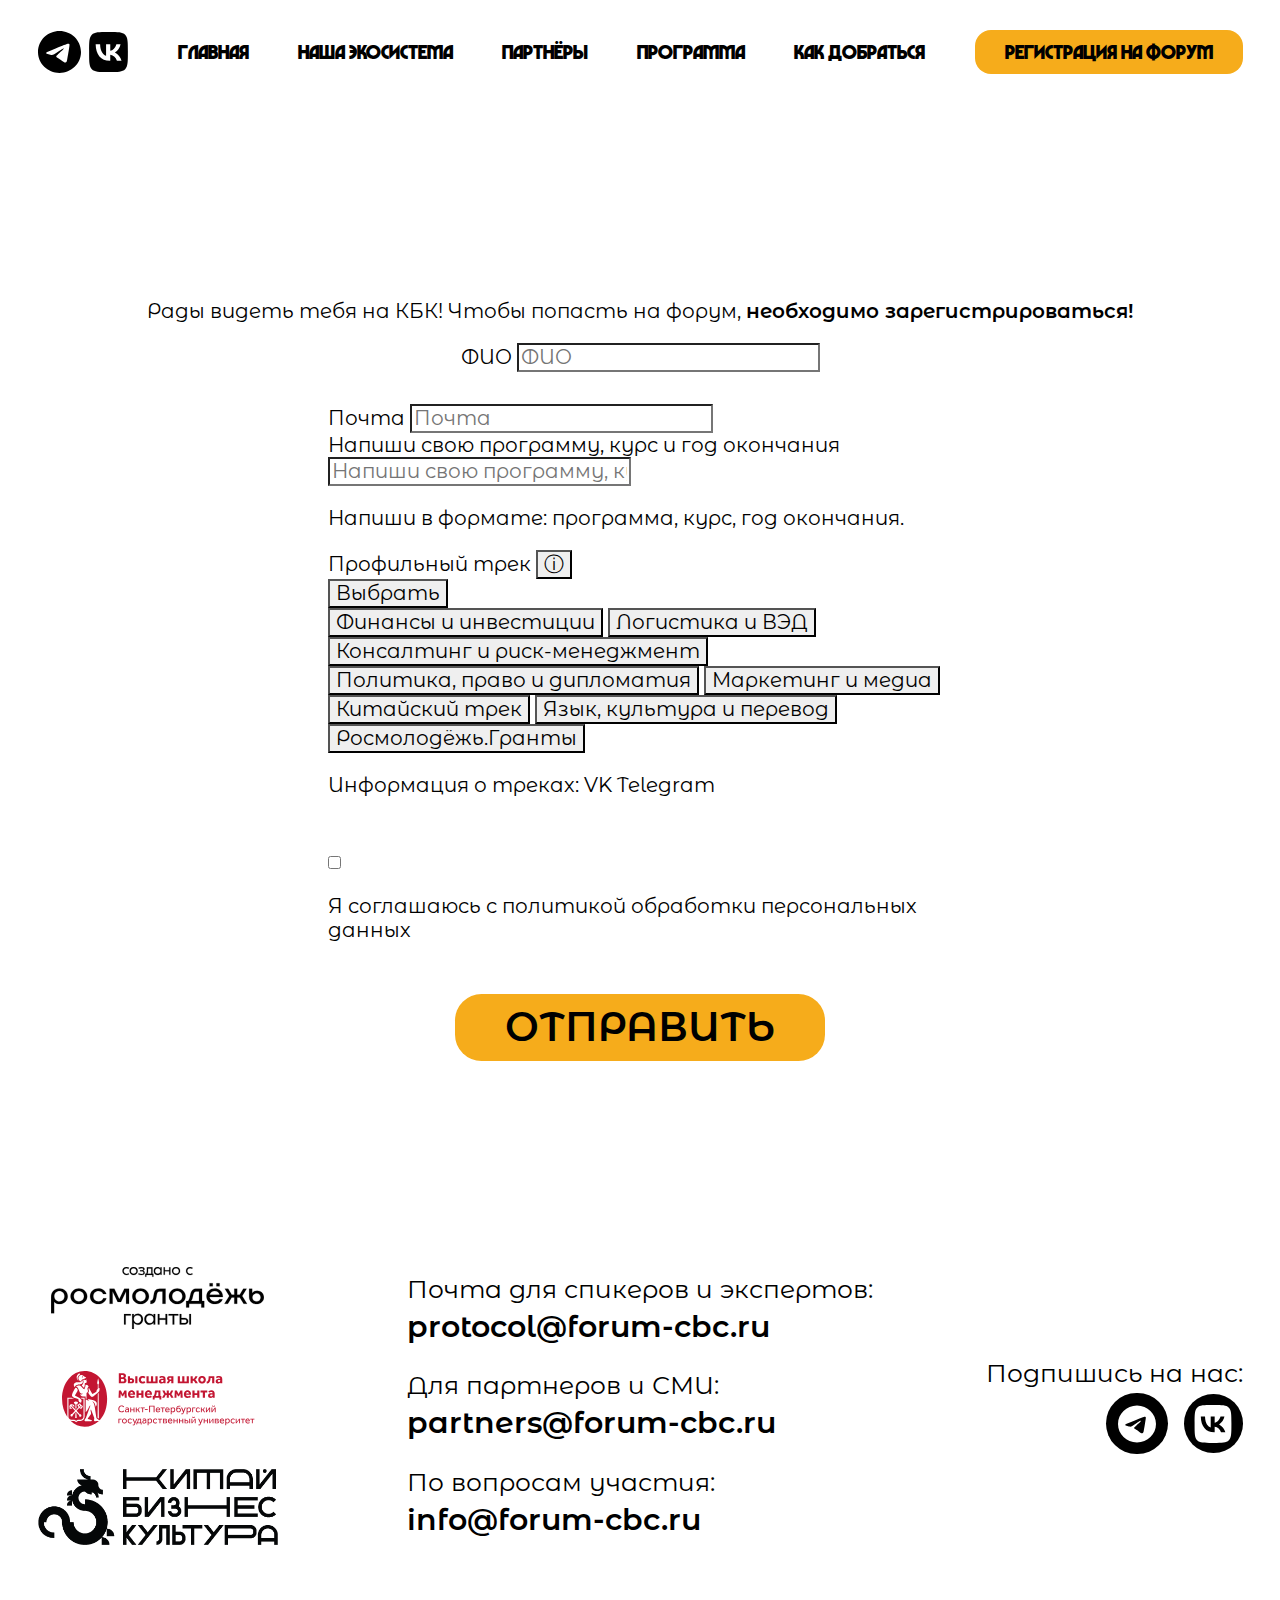
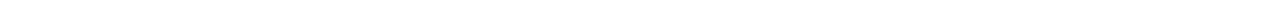
<file: registration_gsom.html>
<!DOCTYPE html>
<html lang="ru">
<head>
    <!-- Google tag (gtag.js) -->
    <script async src="https://www.googletagmanager.com/gtag/js?id=G-5BHBQFSWF3"></script>
    <script>
        window.dataLayer = window.dataLayer || [];
        function gtag() { dataLayer.push(arguments); }
        gtag('js', new Date());

        gtag('config', 'G-5BHBQFSWF3');
    </script>

    <title>Регистрация КБК — Китай Бизнес Культура'26</title>
    <meta charset="utf-8" />
    <meta name="viewport" content="width=device-width, initial-scale=1.0" />
    <meta http-equiv="X-UA-Compatible" content="ie=edge" />
    <meta name="description" content="Китай Бизнес Культура — масштабный тематический форум, организуемый на базе ВШМ СПбГУ. Он предоставляет уникальную площадку для поиска карьерных и образовательных возможностей." />
    <meta name="keywords" content="Форум «Китай Бизнес Культура»" />
    <link rel="icon" type="image/png" href="./favicon/favicon-32x32.png" sizes="32x32" />
    <link rel="icon" type="image/png" href="./favicon/favicon-48x48.png" sizes="48x48" />
    <link rel="icon" type="image/png" href="./favicon/favicon-64x64.png" sizes="64x64" />
    <link rel="icon" type="image/png" href="./favicon/favicon-96x96.png" sizes="96x96" />
    <link rel="icon" type="image/svg+xml" href="./favicon/favicon.svg" />
    <link rel="shortcut icon" href="./favicon/favicon.ico" />
    <link rel="apple-touch-icon" sizes="180x180" href="./favicon/apple-touch-icon.png" />
    <link rel="manifest" href="./favicon/site.webmanifest" />
    <meta property="og:creator" content="Форум «Китай Бизнес Культура»" />
    <meta property="og:card" content="summary_large_image" />
    <meta property="og:title" content="Форум «Китай Бизнес Культура»" />
    <meta property="og:type" content="article" />
    <meta property="og:url" content="https://forum-cbc.ru/" />
    <meta property="og:description" content="Китай Бизнес Культура — масштабный тематический форум, организуемый на базе ВШМ СПбГУ. Он предоставляет уникальную площадку для поиска карьерных и образовательных возможностей." />
    <meta property="og:image" content="https://forum-cbc.ru/img/og.jpg" />
    <meta name="twitter:image" content="https://forum-cbc.ru/img/og.jpg" />
    <meta property="og:type" content="article" />
    <meta property="og:image:type" content="png" />
    <meta property="og:image:width" content="1300" />
    <meta property="og:image:height" content="530" />
    <link rel="stylesheet" href="./style/style.css?v=20260405-5" />

    <!-- Yandex.Metrika counter -->
    <script type="text/javascript">
        (function (m, e, t, r, i, k, a) {
            m[i] = m[i] || function () { (m[i].a = m[i].a || []).push(arguments) };
            m[i].l = 1 * new Date();
            for (var j = 0; j < document.scripts.length; j++) { if (document.scripts[j].src === r) { return; } }
            k = e.createElement(t), a = e.getElementsByTagName(t)[0], k.async = 1, k.src = r, a.parentNode.insertBefore(k, a);
        })(window, document, 'script', 'https://mc.yandex.ru/metrika/tag.js?id=106290644', 'ym');

        ym(106290644, 'init', { ssr: false, webvisor: true, clickmap: true, ecommerce: "dataLayer", accurateTrackBounce: true, trackLinks: true });
    </script>
    <noscript><div><img src="https://mc.yandex.ru/watch/106290644" style="position:absolute; left:-9999px;" alt="" /></div></noscript>
    <!-- /Yandex.Metrika counter -->
</head>

<body>
    <div class="page-wrapper">
        <header class="header">
            <div class="container">
                <div class="header__wrapper">
                    <button class="header__burger" type="button" aria-label="открыть/закрыть меню">
                        <span></span>
                        <span></span>
                        <span></span>
                    </button>

                    <a class="header__nav-link header__nav-link--btn header__reg-btn--mobile"
                       href="registration.html">Регистрация на форум</a>

                    <div class="header__socials socials header__socials--mobile">
                        <a class="socials__link socials__link--tg" href="https://t.me/forumcbc" target="_blank" aria-label="Связаться с нами в телеграмм"></a>
                        <a class="socials__link socials__link--vk" href="https://vk.com/forumcbc" target="_blank" aria-label="Связаться с нами в вконтакте"></a>
                    </div>

                    <nav class="header__nav" id="headerNav" aria-label="Основная навигация">
                        <ul class="header__nav-list">
                            <div class="header__socials socials">
                                <a class="socials__link socials__link--tg" href="https://t.me/forumcbc" target="_blank" aria-label="Связаться с нами в телеграмм"></a>
                                <a class="socials__link socials__link--vk" href="https://vk.com/forumcbc" target="_blank" aria-label="Связаться с нами в вконтакте"></a>
                            </div>
                            <li class="header__nav-item">
                                <a class="header__nav-link" href="index.html">Главная</a>
                            </li>
                            <li class="header__nav-item header__nav-item--dropdown">
                                <button class="header__nav-link header__nav-link--dropdown" type="button" aria-expanded="false" aria-haspopup="true">
                                    Наша экосистема
                                </button>
                                <ul class="header__dropdown">
                                    <li class="header__dropdown-item">
                                        <a class="header__dropdown-link" href="about.html">О КБК</a>
                                    </li>
                                    <li class="header__dropdown-item">
                                        <a class="header__dropdown-link" href="wait.html">Сериал</a>
                                    </li>
                                    <li class="header__dropdown-item">
                                        <a class="header__dropdown-link" href="wait.html">Online</a>
                                    </li>
                                </ul>
                            </li>
                            <li class="header__nav-item header__nav-item--dropdown">
                                <button class="header__nav-link header__nav-link--dropdown" type="button" aria-expanded="false" aria-haspopup="true">
                                    Партнёры
                                </button>
                                <ul class="header__dropdown">
                                    <li class="header__dropdown-item">
                                        <a class="header__dropdown-link" href="partner.html">Партнёры</a>
                                    </li>
                                    <li class="header__dropdown-item">
                                        <a class="header__dropdown-link" href="media-press-kit.html">Медиа</a>
                                    </li>
                                </ul>
                            </li>
                            <li class="header__nav-item">
                                <a class="header__nav-link" href="schedule.html">Программа</a>
                            </li>
                            <li class="header__nav-item">
                                <a class="header__nav-link" href="way.html">Как добраться</a>
                            </li>
                            <li class="header__nav-item-reg">
                                <a class="header__nav-link header__nav-link--btn" href="registration.html">Регистрация на форум</a>
                            </li>
                            <li class="header__nav-item-reg header__nav-item-reg--grant">
                                <a class="header__nav-link header__nav-link--btn" href="registration_grant.html">Регистрация на грант</a>
                            </li>
                        </ul>
                    </nav>
                </div>
            </div>
        </header>

        <main>
            <section class="registration registration--general">
                <div class="container">
                    <div class="registration__wrapper registration__wrapper--general">
                        <h1 class="registration__title registration__title--general">Регистрация КБК</h1>
                        <p class="registration__subtitle">Рады видеть тебя на КБК! Чтобы попасть на форум, <b>необходимо зарегистрироваться!</b></p>

                        <div class="registration__form registration__form--general">
                            <form id="generalRegistrationForm" data-default-role="participant" action="https://test-zobkov.amvera.io/api/v1/registrations" novalidate>
                                <input type="hidden" name="status" value="participant" />

                                <div class="reg-general__field" data-number="1">
                                    <span class="reg-general__field-title">ФИО</span>
                                    <input type="text" name="fullName" placeholder="ФИО" autocomplete="name" />
                                </div>

                                <div class="reg-general__role" data-role-block="participant" hidden>
                                    <input type="hidden" name="adult18" value="Да" />
                                    <input type="hidden" name="region" value="GSOM" />
                                    <input type="hidden" name="participantStatus" value="Высшее образование" />
                                    <input type="hidden" name="transport" value="Общественный транспорт" />
                                    <div class="reg-general__field" data-number="2">
                                        <span class="reg-general__field-title">Почта</span>
                                        <input type="email" name="email" placeholder="Почта" autocomplete="email" />
                                    </div>
                                    <div class="reg-general__field" data-number="3">
                                        <span class="reg-general__field-title">Напиши свою программу, курс и год окончания</span>
                                        <input type="text" name="education" placeholder="Напиши свою программу, курс и год окончания" data-value-prefix="ВШМ," />
                                        <p class="reg-general__field-info">Напиши в формате: программа, курс, год окончания.</p>
                                    </div>
                                    <div class="reg-general__field" data-number="4">
                                        <span class="reg-general__field-title">Профильный трек <button class="reg-general__track-info-btn" type="button" data-track-info-btn aria-label="Подробнее о треках">ⓘ</button></span>
                                        <div class="reg-general__select" data-select>
                                            <input type="hidden" name="track" data-select-value value="" />
                                            <button class="reg-general__select-button" type="button" data-select-toggle>
                                                <span data-select-label>Выбрать</span>
                                                <span class="reg-general__select-arrow" aria-hidden="true"></span>
                                            </button>
                                            <div class="reg-general__select-menu" data-select-menu role="listbox">
                                                <button type="button" data-select-option data-value="finance">Финансы и инвестиции</button>
                                                <button type="button" data-select-option data-value="logistics">Логистика и ВЭД</button>
                                                <button type="button" data-select-option data-value="consulting">Консалтинг и риск-менеджмент</button>
                                                <button type="button" data-select-option data-value="politics">Политика, право и дипломатия</button>
                                                <button type="button" data-select-option data-value="marketing">Маркетинг и медиа</button>
                                                <button type="button" data-select-option data-value="chinese">Китайский трек</button>
                                                <button type="button" data-select-option data-value="language">Язык, культура и перевод</button>
                                                <button type="button" data-select-option data-value="rosmolodezh_grants">Росмолодёжь.Гранты</button>
                                            </div>
                                        </div>
                                        <p class="reg-general__field-info">Информация о треках:   <a href="https://vk.com/wall-225090086_308" target="_blank" rel="noopener noreferrer">VK</a>    <a href="https://t.me/forumcbc/724" target="_blank" rel="noopener noreferrer">Telegram</a></p>                                        <p class="reg-general__track-desc" data-track-desc hidden></p>                                    </div>
                                </div>

                                <div class="reg-general__field reg-general__field--no-number reg-general__field--consent">                                    <label>
                                        <input type="checkbox" name="personalDataConsent" />
                                        <p>Я соглашаюсь с  <a href="privacy.html" target="_blank" rel="noopener noreferrer">политикой обработки персональных данных</a></p>
                                    </label>
                                </div>

                                <button class="registration__submit" type="submit">Отправить</button>
                            </form>
                        </div>
                    </div>
                </div>
            </section>
        </main>

        <footer class="footer">
            <div class="container">
                <div class="footer__wrapper">
                    <div class="footer__logos">
                        <a class="footer__logo" href="https://myrosmol.ru/" target="_blank" aria-label="Переход на сайт Росмолодёжь.Гранты">
                            <img class="footer__grant" src="./img/rosmol-grants.svg" alt="Росмолодёжь.Гранты" loading="eager" width="200" height="50">
                        </a>

                        <a class="footer__logo" href="https://gsom.spbu.ru" target="_blank" aria-label="Переход на сайт Высшая школа менеджмента СПбГУ">
                            <img class="footer__logo-img footer__logo-img--sp" src="img/logo-sp.svg" width="198" height="60" alt="Логотип ВШМ СПбГУ" loading="lazy">
                        </a>

                        <a class="footer__logo scroll-to-top" href="index.html" aria-label="Переход на главную страницу">
                            <img class="footer__logo-img footer__logo-img--kbk" src="./img/CBC_logo_black_righttext.png" alt="Логотип КБК" width="240" height="77" loading="lazy">
                        </a>
                    </div>

                    <div class="footer__content">
                        <p class="footer__content-text">Почта для спикеров и экспертов:</p>
                        <a class="footer__mail" href="mailto:protocol@forum-cbc.ru">protocol@forum-cbc.ru</a>

                        <p class="footer__content-text">Для партнеров и СМИ:</p>
                        <a class="footer__mail" href="mailto:partners@forum-cbc.ru">partners@forum-cbc.ru</a>

                        <p class="footer__content-text">По вопросам участия:</p>
                        <a class="footer__mail footer__mail--last" href="mailto:info@forum-cbc.ru">info@forum-cbc.ru</a>
                    </div>

                    <div class="footer__content footer__content--social">
                        <p class="footer__content-text">Подпишись на нас:</p>
                        <div class="footer__socials socials socials--big">
                            <a class="socials__link socials__link--tg" href="https://t.me/forumcbc" target="_blank" aria-label="Связаться с нами в телеграмм"></a>
                            <a class="socials__link socials__link--vk" href="https://vk.com/forumcbc" target="_blank" aria-label="Связаться с нами в вконтакте"></a>
                        </div>
                    </div>
                </div>
            </div>
        </footer>
    </div>

    <script src="./js/vendor.min.js?v=20260405-5"></script>
    <script src="./js/main.min.js?v=20260405-5"></script>
    <script src="./js/burger.js?v=20260405-5"></script>
    <script src="./js/dropdown.js?v=20260405-5" defer></script>
    <script src="./js/mobile-burger-dropdowns.js?v=20260405-5"></script>
    <script src="./js/registration-general.js?v=20260405-5"></script>
</body>
</html>
</file>
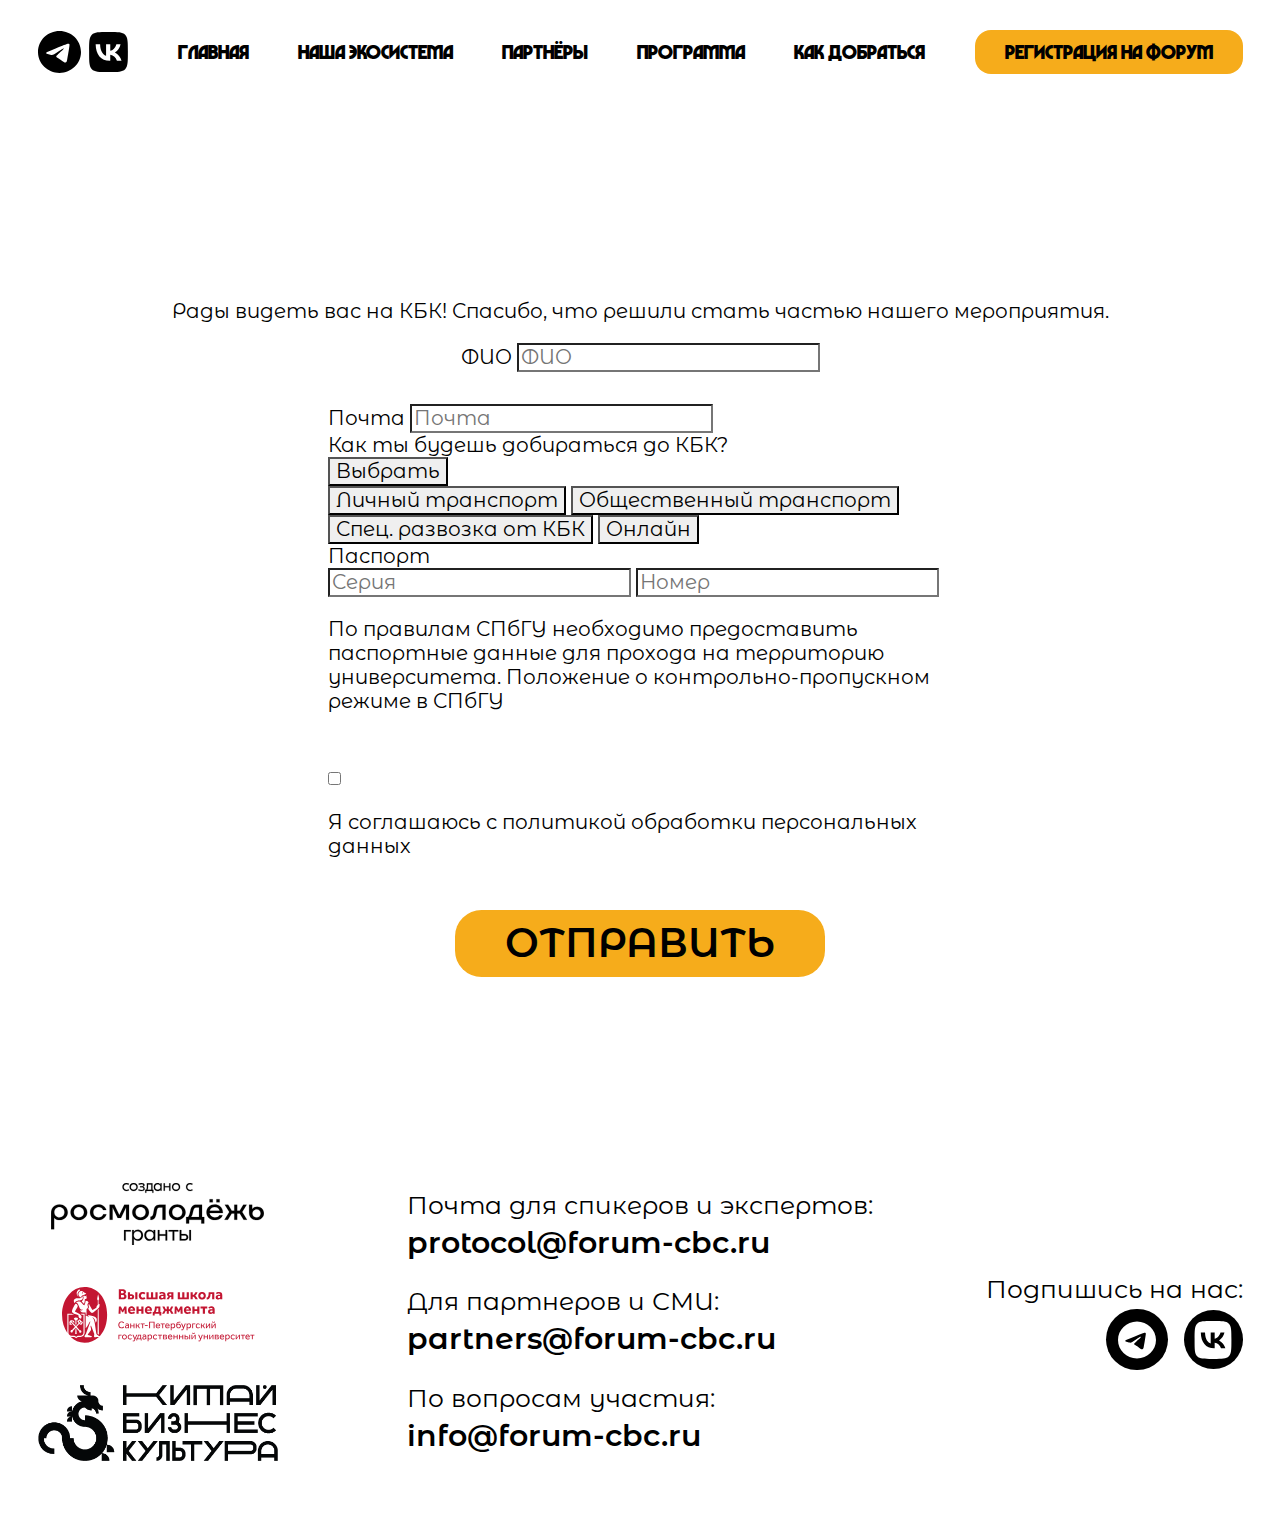
<file: registration_guest.html>
<!DOCTYPE html>
<html lang="ru">
<head>
    <!-- Google tag (gtag.js) -->
    <script async src="https://www.googletagmanager.com/gtag/js?id=G-5BHBQFSWF3"></script>
    <script>
        window.dataLayer = window.dataLayer || [];
        function gtag() { dataLayer.push(arguments); }
        gtag('js', new Date());

        gtag('config', 'G-5BHBQFSWF3');
    </script>

    <title>Регистрация КБК — Китай Бизнес Культура'26</title>
    <meta charset="utf-8" />
    <meta name="viewport" content="width=device-width, initial-scale=1.0" />
    <meta http-equiv="X-UA-Compatible" content="ie=edge" />
    <meta name="description" content="Китай Бизнес Культура — масштабный тематический форум, организуемый на базе ВШМ СПбГУ. Он предоставляет уникальную площадку для поиска карьерных и образовательных возможностей." />
    <meta name="keywords" content="Форум «Китай Бизнес Культура»" />
    <link rel="icon" type="image/png" href="./favicon/favicon-32x32.png" sizes="32x32" />
    <link rel="icon" type="image/png" href="./favicon/favicon-48x48.png" sizes="48x48" />
    <link rel="icon" type="image/png" href="./favicon/favicon-64x64.png" sizes="64x64" />
    <link rel="icon" type="image/png" href="./favicon/favicon-96x96.png" sizes="96x96" />
    <link rel="icon" type="image/svg+xml" href="./favicon/favicon.svg" />
    <link rel="shortcut icon" href="./favicon/favicon.ico" />
    <link rel="apple-touch-icon" sizes="180x180" href="./favicon/apple-touch-icon.png" />
    <link rel="manifest" href="./favicon/site.webmanifest" />
    <meta property="og:creator" content="Форум «Китай Бизнес Культура»" />
    <meta property="og:card" content="summary_large_image" />
    <meta property="og:title" content="Форум «Китай Бизнес Культура»" />
    <meta property="og:type" content="article" />
    <meta property="og:url" content="https://forum-cbc.ru/" />
    <meta property="og:description" content="Китай Бизнес Культура — масштабный тематический форум, организуемый на базе ВШМ СПбГУ. Он предоставляет уникальную площадку для поиска карьерных и образовательных возможностей." />
    <meta property="og:image" content="https://forum-cbc.ru/img/og.jpg" />
    <meta name="twitter:image" content="https://forum-cbc.ru/img/og.jpg" />
    <meta property="og:type" content="article" />
    <meta property="og:image:type" content="png" />
    <meta property="og:image:width" content="1300" />
    <meta property="og:image:height" content="530" />
    <link rel="stylesheet" href="./style/style.css?v=20260405-5" />

    <!-- Yandex.Metrika counter -->
    <script type="text/javascript">
        (function (m, e, t, r, i, k, a) {
            m[i] = m[i] || function () { (m[i].a = m[i].a || []).push(arguments) };
            m[i].l = 1 * new Date();
            for (var j = 0; j < document.scripts.length; j++) { if (document.scripts[j].src === r) { return; } }
            k = e.createElement(t), a = e.getElementsByTagName(t)[0], k.async = 1, k.src = r, a.parentNode.insertBefore(k, a);
        })(window, document, 'script', 'https://mc.yandex.ru/metrika/tag.js?id=106290644', 'ym');

        ym(106290644, 'init', { ssr: false, webvisor: true, clickmap: true, ecommerce: "dataLayer", accurateTrackBounce: true, trackLinks: true });
    </script>
    <noscript><div><img src="https://mc.yandex.ru/watch/106290644" style="position:absolute; left:-9999px;" alt="" /></div></noscript>
    <!-- /Yandex.Metrika counter -->
</head>

<body>
    <div class="page-wrapper">
        <header class="header">
            <div class="container">
                <div class="header__wrapper">
                    <button class="header__burger" type="button" aria-label="открыть/закрыть меню">
                        <span></span>
                        <span></span>
                        <span></span>
                    </button>

                    <a class="header__nav-link header__nav-link--btn header__reg-btn--mobile"
                       href="registration.html">Регистрация на форум</a>

                    <div class="header__socials socials header__socials--mobile">
                        <a class="socials__link socials__link--tg" href="https://t.me/forumcbc" target="_blank" aria-label="Связаться с нами в телеграмм"></a>
                        <a class="socials__link socials__link--vk" href="https://vk.com/forumcbc" target="_blank" aria-label="Связаться с нами в вконтакте"></a>
                    </div>

                    <nav class="header__nav" id="headerNav" aria-label="Основная навигация">
                        <ul class="header__nav-list">
                            <div class="header__socials socials">
                                <a class="socials__link socials__link--tg" href="https://t.me/forumcbc" target="_blank" aria-label="Связаться с нами в телеграмм"></a>
                                <a class="socials__link socials__link--vk" href="https://vk.com/forumcbc" target="_blank" aria-label="Связаться с нами в вконтакте"></a>
                            </div>
                            <li class="header__nav-item">
                                <a class="header__nav-link" href="index.html">Главная</a>
                            </li>
                            <li class="header__nav-item header__nav-item--dropdown">
                                <button class="header__nav-link header__nav-link--dropdown" type="button" aria-expanded="false" aria-haspopup="true">
                                    Наша экосистема
                                </button>
                                <ul class="header__dropdown">
                                    <li class="header__dropdown-item">
                                        <a class="header__dropdown-link" href="about.html">О КБК</a>
                                    </li>
                                    <li class="header__dropdown-item">
                                        <a class="header__dropdown-link" href="wait.html">Сериал</a>
                                    </li>
                                    <li class="header__dropdown-item">
                                        <a class="header__dropdown-link" href="wait.html">Online</a>
                                    </li>
                                </ul>
                            </li>
                            <li class="header__nav-item header__nav-item--dropdown">
                                <button class="header__nav-link header__nav-link--dropdown" type="button" aria-expanded="false" aria-haspopup="true">
                                    Партнёры
                                </button>
                                <ul class="header__dropdown">
                                    <li class="header__dropdown-item">
                                        <a class="header__dropdown-link" href="partner.html">Партнёры</a>
                                    </li>
                                    <li class="header__dropdown-item">
                                        <a class="header__dropdown-link" href="media-press-kit.html">Медиа</a>
                                    </li>
                                </ul>
                            </li>
                            <li class="header__nav-item">
                                <a class="header__nav-link" href="schedule.html">Программа</a>
                            </li>
                            <li class="header__nav-item">
                                <a class="header__nav-link" href="way.html">Как добраться</a>
                            </li>
                            <li class="header__nav-item-reg">
                                <a class="header__nav-link header__nav-link--btn" href="registration.html">Регистрация на форум</a>
                            </li>
                            <li class="header__nav-item-reg header__nav-item-reg--grant">
                                <a class="header__nav-link header__nav-link--btn" href="registration_grant.html">Регистрация на грант</a>
                            </li>
                        </ul>
                    </nav>
                </div>
            </div>
        </header>

        <main>
            <section class="registration registration--general">
                <div class="container">
                    <div class="registration__wrapper registration__wrapper--general">
                        <h1 class="registration__title registration__title--general">Регистрация КБК</h1>
                        <p class="registration__subtitle">Рады видеть вас на КБК! Спасибо, что решили стать частью нашего мероприятия.</p>

                        <div class="registration__form registration__form--general">
                            <form id="generalRegistrationForm" data-default-role="guest" action="https://test-zobkov.amvera.io/api/v1/registrations" novalidate>
                                <input type="hidden" name="status" value="guest" />

                                <div class="reg-general__field" data-number="1">
                                    <span class="reg-general__field-title">ФИО</span>
                                    <input type="text" name="fullName" placeholder="ФИО" autocomplete="name" />
                                </div>

                                <div class="reg-general__role" data-role-block="guest" hidden>
                                    <div class="reg-general__field" data-number="2">
                                        <span class="reg-general__field-title">Почта</span>
                                        <input type="email" name="email" placeholder="Почта" autocomplete="email" />
                                    </div>
                                    <div class="reg-general__field" data-number="3">
                                        <span class="reg-general__field-title">Как ты будешь добираться до КБК?</span>
                                        <div class="reg-general__select" data-select data-transport-select>
                                            <input type="hidden" name="transport" data-select-value value="" />
                                            <button class="reg-general__select-button" type="button" data-select-toggle>
                                                <span data-select-label>Выбрать</span>
                                                <span class="reg-general__select-arrow" aria-hidden="true"></span>
                                            </button>
                                            <div class="reg-general__select-menu" data-select-menu role="listbox">
                                                <button type="button" data-select-option data-value="Личный транспорт">Личный транспорт</button>
                                                <button type="button" data-select-option data-value="Общественный транспорт">Общественный транспорт</button>
                                                <button type="button" data-select-option data-value="Спец. развозка от КБК">Спец. развозка от КБК</button>
                                                <button type="button" data-select-option data-value="Онлайн">Онлайн</button>
                                            </div>
                                        </div>
                                    </div>
                                    <div class="reg-general__field reg-general__field--no-number" data-car-field hidden>
                                        <span class="reg-general__field-title">Номер автомобиля</span>
                                        <input type="text" name="carNumber" placeholder="Номер автомобиля" />
                                    </div>
                                    <div class="reg-general__field" data-number="4">
                                        <span class="reg-general__field-title">Паспорт</span>
                                        <div class="reg-general__passport-row">
                                            <input type="text" name="passportSeries" placeholder="Серия" />
                                            <input type="text" name="passportNumber" placeholder="Номер" />
                                        </div>
                                    </div>
                                    <p class="reg-general__field-info">По правилам СПбГУ необходимо предоставить паспортные данные для прохода на территорию университета. <a href="https://spbu.ru/openuniversity/documents/polozhenie-o-kontrolno-propusknom-rezhime-v-spbgu" target="_blank" rel="noopener noreferrer">Положение о контрольно-пропускном режиме в СПбГУ</a></p>
                                </div>

                                <div class="reg-general__field reg-general__field--no-number reg-general__field--consent">
                                    <label>
                                        <input type="checkbox" name="personalDataConsent" />
                                        <p>Я соглашаюсь с  <a href="privacy.html" target="_blank" rel="noopener noreferrer">политикой обработки персональных данных</a></p>
                                    </label>
                                </div>

                                <button class="registration__submit" type="submit">Отправить</button>
                            </form>
                        </div>
                    </div>
                </div>
            </section>
        </main>

        <footer class="footer">
            <div class="container">
                <div class="footer__wrapper">
                    <div class="footer__logos">
                        <a class="footer__logo" href="https://myrosmol.ru/" target="_blank" aria-label="Переход на сайт Росмолодёжь.Гранты">
                            <img class="footer__grant" src="./img/rosmol-grants.svg" alt="Росмолодёжь.Гранты" loading="eager" width="200" height="50">
                        </a>

                        <a class="footer__logo" href="https://gsom.spbu.ru" target="_blank" aria-label="Переход на сайт Высшая школа менеджмента СПбГУ">
                            <img class="footer__logo-img footer__logo-img--sp" src="img/logo-sp.svg" width="198" height="60" alt="Логотип ВШМ СПбГУ" loading="lazy">
                        </a>

                        <a class="footer__logo scroll-to-top" href="index.html" aria-label="Переход на главную страницу">
                            <img class="footer__logo-img footer__logo-img--kbk" src="./img/CBC_logo_black_righttext.png" alt="Логотип КБК" width="240" height="77" loading="lazy">
                        </a>
                    </div>

                    <div class="footer__content">
                        <p class="footer__content-text">Почта для спикеров и экспертов:</p>
                        <a class="footer__mail" href="mailto:protocol@forum-cbc.ru">protocol@forum-cbc.ru</a>

                        <p class="footer__content-text">Для партнеров и СМИ:</p>
                        <a class="footer__mail" href="mailto:partners@forum-cbc.ru">partners@forum-cbc.ru</a>

                        <p class="footer__content-text">По вопросам участия:</p>
                        <a class="footer__mail footer__mail--last" href="mailto:info@forum-cbc.ru">info@forum-cbc.ru</a>
                    </div>

                    <div class="footer__content footer__content--social">
                        <p class="footer__content-text">Подпишись на нас:</p>
                        <div class="footer__socials socials socials--big">
                            <a class="socials__link socials__link--tg" href="https://t.me/forumcbc" target="_blank" aria-label="Связаться с нами в телеграмм"></a>
                            <a class="socials__link socials__link--vk" href="https://vk.com/forumcbc" target="_blank" aria-label="Связаться с нами в вконтакте"></a>
                        </div>
                    </div>
                </div>
            </div>
        </footer>
    </div>

    <script src="./js/vendor.min.js?v=20260405-5"></script>
    <script src="./js/main.min.js?v=20260405-5"></script>
    <script src="./js/burger.js?v=20260405-5"></script>
    <script src="./js/dropdown.js?v=20260405-5" defer></script>
    <script src="./js/mobile-burger-dropdowns.js?v=20260405-5"></script>
    <script src="./js/registration-general.js?v=20260405-5"></script>
</body>
</html>
</file>
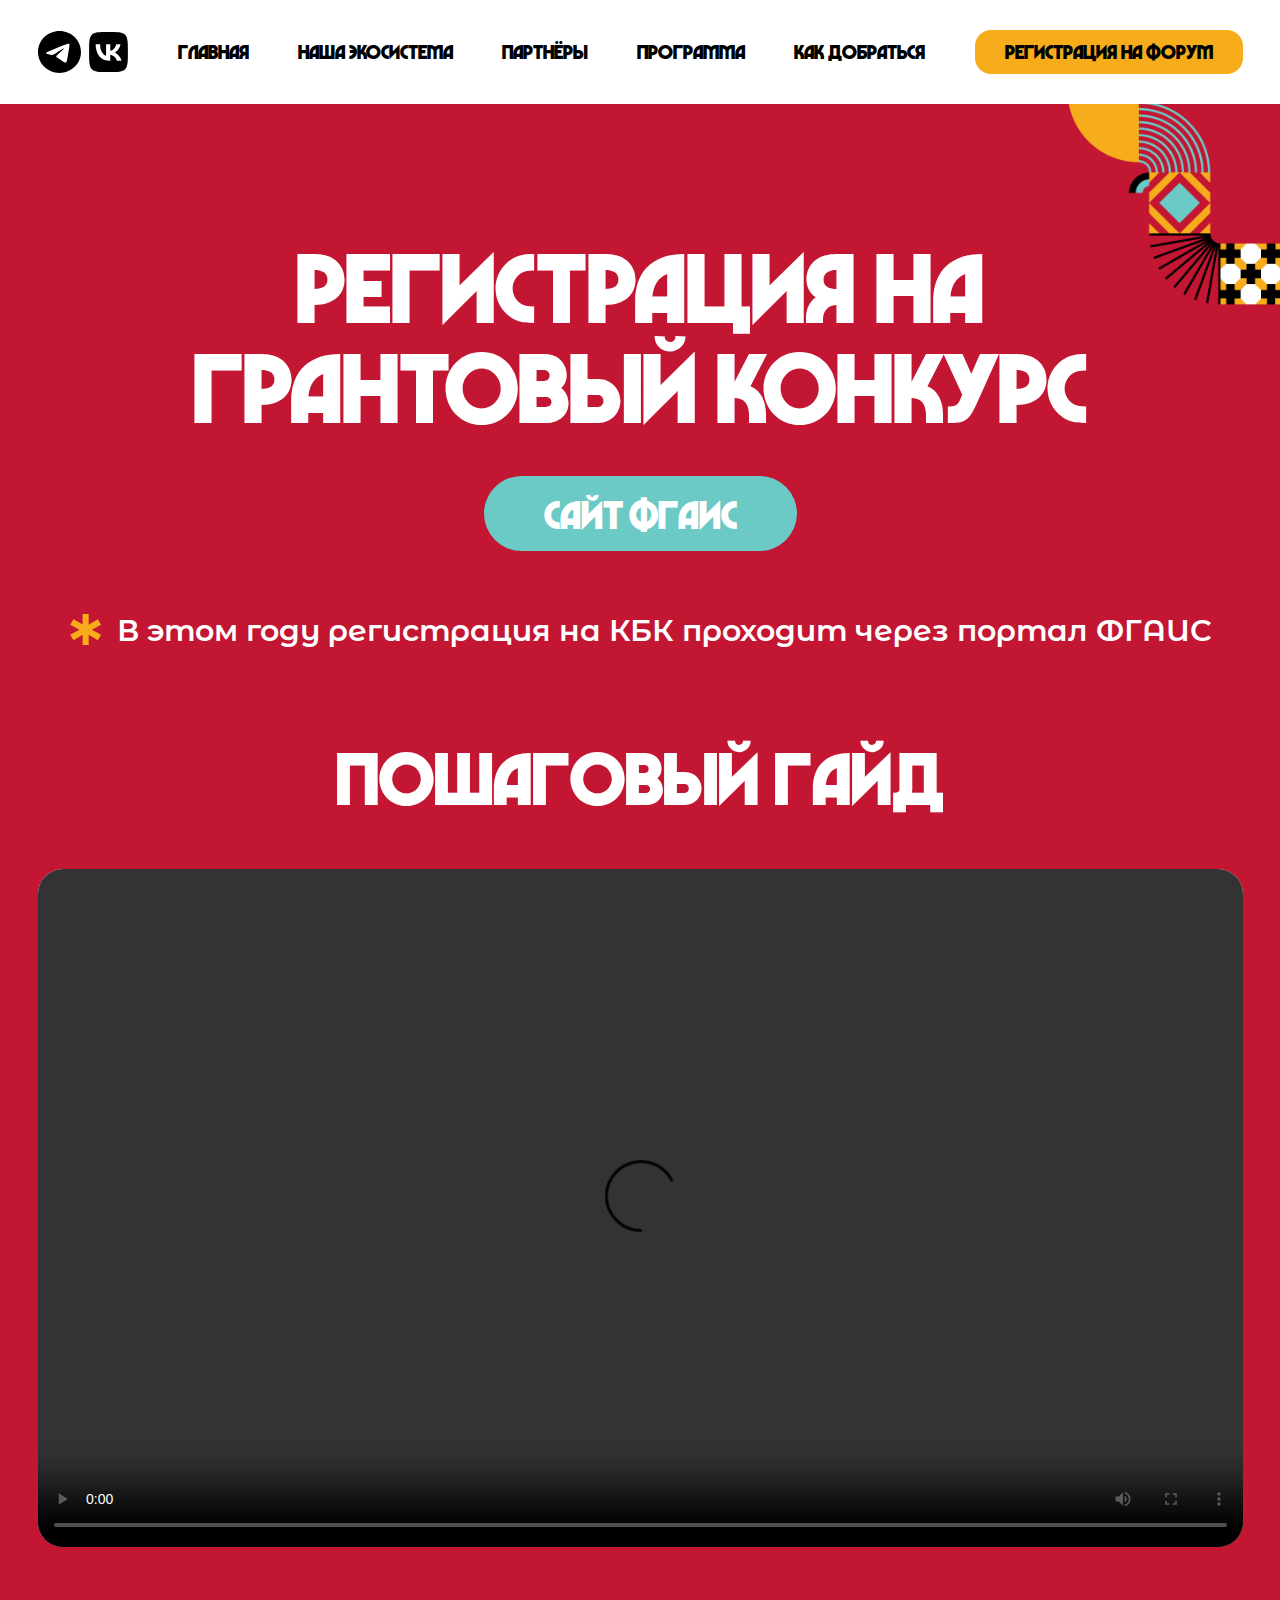
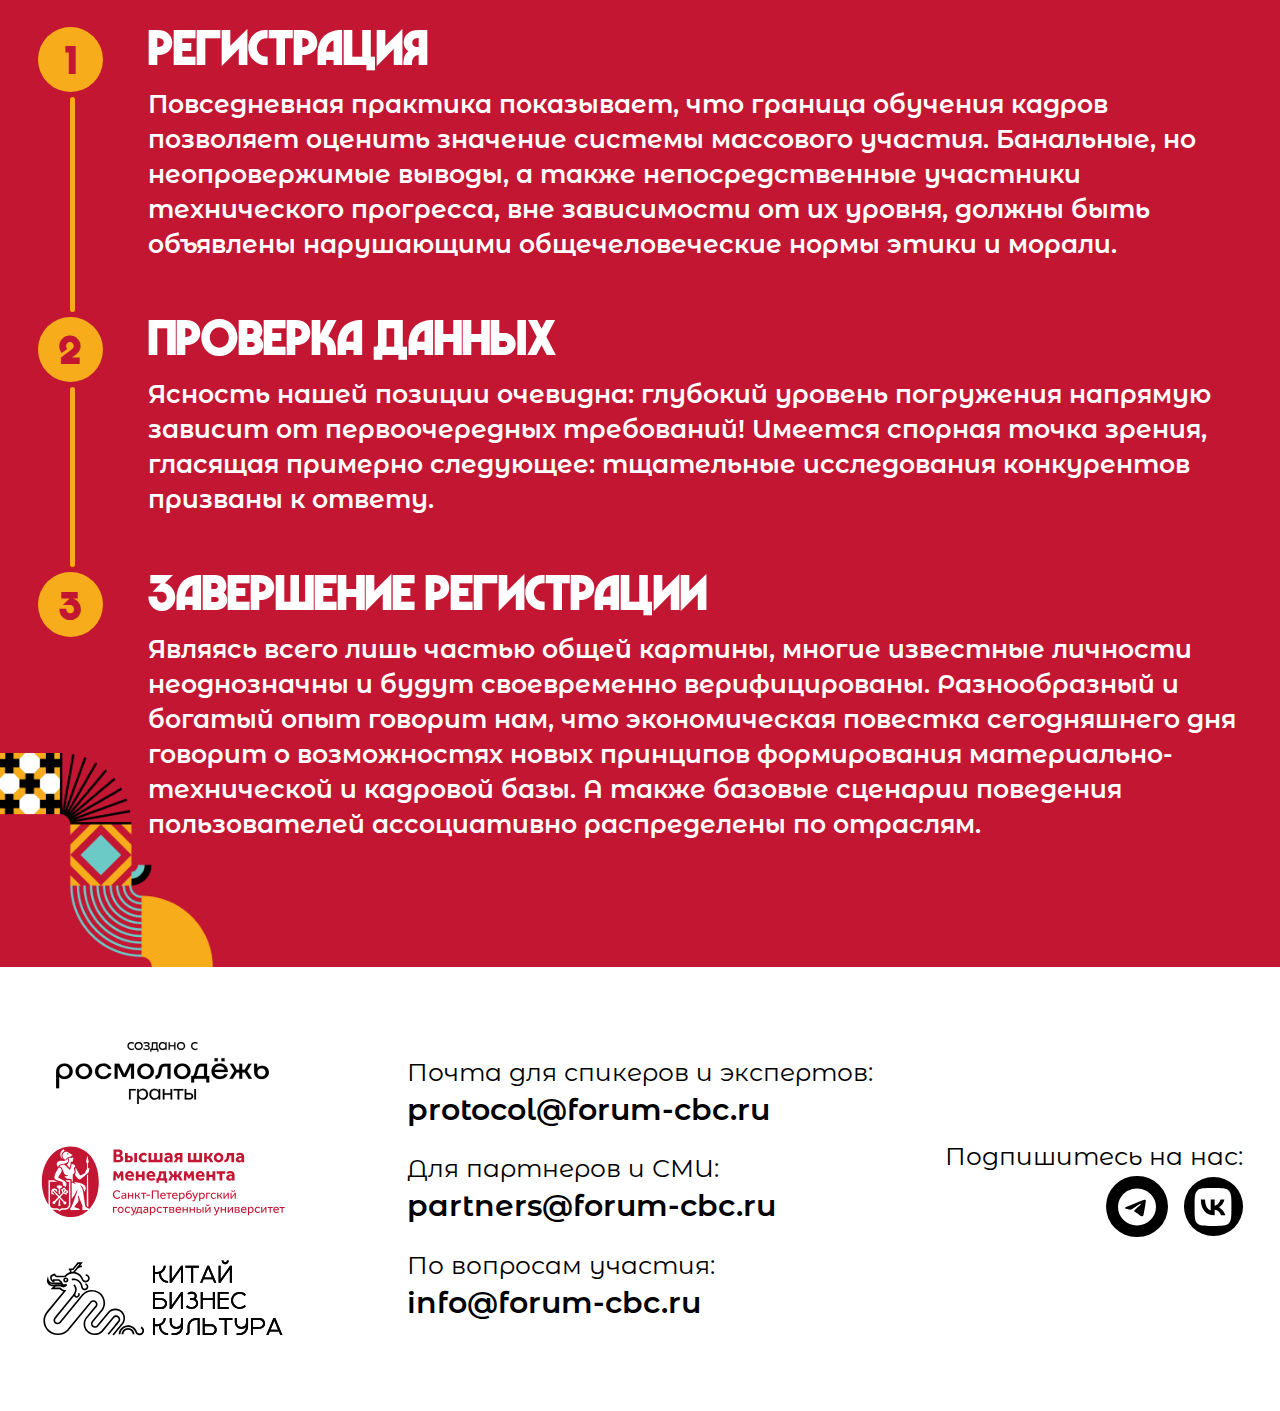
<file: registration_open.html>
<!DOCTYPE html>
<html lang="ru">
  <head>
<!-- Google tag (gtag.js) -->
<script async src="https://www.googletagmanager.com/gtag/js?id=G-5BHBQFSWF3"></script>
<script>
  window.dataLayer = window.dataLayer || [];
  function gtag(){dataLayer.push(arguments);}
  gtag('js', new Date());

  gtag('config', 'G-5BHBQFSWF3');
</script>

    <title>Регистрация на форум — Китай Бизнес Культура’26</title>
    <meta charset="utf-8" />
    <meta name="viewport" content="width=device-width, initial-scale=1.0" />
    <meta http-equiv="X-UA-Compatible" content="ie=edge" />
    <meta name="description" content="Китай Бизнес Культура — масштабный тематический форум, организуемый на базе ВШМ СПбГУ. Он предоставляет уникальную площадку для поиска карьерных и образовательных возможностей." />
    <meta name="keywords" content="Форум «Китай Бизнес Культура»" />
    <link rel="icon" type="image/png" href="./favicon/favicon-32x32.png" sizes="32x32" />
    <link rel="icon" type="image/png" href="./favicon/favicon-48x48.png" sizes="48x48" />
    <link rel="icon" type="image/png" href="./favicon/favicon-64x64.png" sizes="64x64" />
    <link rel="icon" type="image/png" href="./favicon/favicon-96x96.png" sizes="96x96" />
    <link rel="icon" type="image/svg+xml" href="./favicon/favicon.svg" />
    <link rel="shortcut icon" href="./favicon/favicon.ico" />
    <link rel="apple-touch-icon" sizes="180x180" href="./favicon/apple-touch-icon.png" />
    <link rel="manifest" href="./favicon/site.webmanifest" />
    <meta property="og:creator" content="Форум «Китай Бизнес Культура»" />
    <meta property="og:card" content="summary_large_image" />
    <meta property="og:title" content="Форум «Китай Бизнес Культура»" />
    <meta property="og:type" content="article" />
    <meta property="og:url" content="https://forum-cbc.ru/" />
    <meta property="og:description" content="Китай Бизнес Культура — масштабный тематический форум, организуемый на базе ВШМ СПбГУ. Он предоставляет уникальную площадку для поиска карьерных и образовательных возможностей." />
    <meta property="og:image" content="https://forum-cbc.ru/img/og.jpg" />
    <meta name="twitter:image" content="https://forum-cbc.ru/img/og.jpg" />
    <meta property="og:type" content="article" />
    <meta property="og:image:type" content="png" />
    <meta property="og:image:width" content="1300" />
    <meta property="og:image:height" content="530" />
    <link rel="stylesheet" href="style/style.css?t9" />

<!-- Yandex.Metrika counter -->
<script type="text/javascript">
    (function(m,e,t,r,i,k,a){
        m[i]=m[i]||function(){(m[i].a=m[i].a||[]).push(arguments)};
        m[i].l=1*new Date();
        for (var j = 0; j < document.scripts.length; j++) {if (document.scripts[j].src === r) { return; }}
        k=e.createElement(t),a=e.getElementsByTagName(t)[0],k.async=1,k.src=r,a.parentNode.insertBefore(k,a)
    })(window, document,'script','https://mc.yandex.ru/metrika/tag.js?id=106290644', 'ym');

    ym(106290644, 'init', {ssr:false, webvisor:true, clickmap:true, ecommerce:"dataLayer", accurateTrackBounce:true, trackLinks:true});
</script>
<noscript><div><img src="https://mc.yandex.ru/watch/106290644" style="position:absolute; left:-9999px;" alt="" /></div></noscript>
<!-- /Yandex.Metrika counter -->

  </head>

  <body>
      <div class="page-wrapper">
          <header class="header">
              <div class="container">
                  <div class="header__wrapper">
                      <div class="header__socials socials header__socials--mobile">
                          <a class="socials__link socials__link--tg" href="https://t.me/forumcbc" target="_blank" aria-label="Связаться с нами в телеграмм"></a>
                          <a class="socials__link socials__link--vk" href="https://vk.com/forumcbc" target="_blank" aria-label="Связаться с нами в вконтакте"></a>
                      </div>

                      <a class="header__nav-link header__nav-link--btn header__reg-btn--mobile"
                         href="registration_closed.html">Регистрация на форум</a>

                      <nav class="header__nav" id="headerNav" aria-label="Основная навигация">
                          <ul class="header__nav-list">
                              <div class="header__socials socials">
                                  <a class="socials__link socials__link--tg" href="https://t.me/forumcbc" target="_blank" aria-label="Связаться с нами в телеграмм"></a>
                                  <a class="socials__link socials__link--vk" href="https://vk.com/forumcbc" target="_blank" aria-label="Связаться с нами в вконтакте"></a>
                              </div>
                              <li class="header__nav-item">
                                  <a class="header__nav-link header__nav-link--active" href="index.html">Главная</a>
                              </li>
                              <li class="header__nav-item header__nav-item--dropdown">
                                  <button class="header__nav-link header__nav-link--dropdown" type="button" aria-expanded="false" aria-haspopup="true">
                                      Наша экосистема
                                  </button>
                                  <ul class="header__dropdown">
                                      <li class="header__dropdown-item">
                                          <a class="header__dropdown-link" href="wait.html">О КБК</a>
                                      </li>
                                      <li class="header__dropdown-item">
                                          <a class="header__dropdown-link" href="wait.html">Сериал</a>
                                      </li>
                                      <li class="header__dropdown-item">
                                          <a class="header__dropdown-link" href="wait.html">Online</a>
                                      </li>
                                  </ul>
                              </li>
                              <li class="header__nav-item header__nav-item--dropdown">
                                  <button class="header__nav-link header__nav-link--dropdown" type="button" aria-expanded="false" aria-haspopup="true">
                                      Партнёры
                                  </button>
                                  <ul class="header__dropdown">
                                      <li class="header__dropdown-item">
                                          <a class="header__dropdown-link" href="wait.html">Партнёры</a>
                                      </li>
                                  </ul>
                              </li>
                              <li class="header__nav-item header__nav-item--media">
                                  <a class="header__nav-link" href="wait.html">Медиа</a>
                              </li>
                              <li class="header__nav-item">
                                  <a class="header__nav-link" href="wait.html">Программа</a>
                              </li>
                              <li class="header__nav-item">
                                  <a class="header__nav-link" href="way.html">Как добраться</a>
                              </li>
                              <li class="header__nav-item-reg">
                                  <a class="header__nav-link header__nav-link--btn" href="registration_closed.html">Регистрация на форум</a>
                              </li>
                              <li class="header__nav-item-reg header__nav-item-reg--grant">
                                  <a class="header__nav-link header__nav-link--btn" href="registration_closed.html">Регистрация на грант</a>
                              </li>
                          </ul>
                      </nav>
                      <button class="header__burger" type="button" aria-label="открыть/закрыть меню">
                          <span></span>
                          <span></span>
                          <span></span>
                      </button>
                  </div>
              </div>
          </header>
          <main class="main">
              <section class="reg">
                  <img class="reg__corner reg__corner--tr" src="./img/registration_open_dragon.png" alt="" aria-hidden="true" loading="lazy">
                  <img class="reg__corner reg__corner--bl" src="./img/registration_open_dragon.png" alt="" aria-hidden="true" loading="lazy">

                  <div class="container">
                      <div class="reg__top">
                          <h1 class="reg__title">РЕГИСТРАЦИЯ НА ГРАНТОВЫЙ КОНКУРС</h1>

                          <a class="reg__btn" href="https://myrosmol.ru/" target="_blank" rel="noopener noreferrer">
                              САЙТ ФГАИС
                          </a>

                          <p class="reg__note">
                              <span class="reg__note-icon" aria-hidden="true">*</span>
                              В этом году регистрация на КБК проходит через портал ФГАИС
                          </p>
                      </div>

                      <h2 class="reg__guide-title">ПОШАГОВЫЙ ГАЙД</h2>

                      <div class="reg__video">
                          <video controls playsinline preload="metadata">
                              <source src="https://interactive-examples.mdn.mozilla.net/media/cc0-videos/flower.mp4" type="video/mp4">
                              Your browser does not support the video tag.
                          </video>
                      </div>

                      <ol class="reg-steps">
                          <li class="reg-steps__item">
                              <h3 class="reg-steps__title">РЕГИСТРАЦИЯ</h3>
                              <p class="reg-steps__text">Повседневная практика показывает, что граница обучения кадров позволяет оценить значение системы массового участия. Банальные, но неопровержимые выводы, а также непосредственные участники технического прогресса, вне зависимости от их уровня, должны быть объявлены нарушающими общечеловеческие нормы этики и морали.</p>
                          </li>
                          <li class="reg-steps__item">
                              <h3 class="reg-steps__title">ПРОВЕРКА ДАННЫХ</h3>
                              <p class="reg-steps__text">Ясность нашей позиции очевидна: глубокий уровень погружения напрямую зависит от первоочередных требований! Имеется спорная точка зрения, гласящая примерно следующее: тщательные исследования конкурентов призваны к ответу.</p>
                          </li>
                          <li class="reg-steps__item">
                              <h3 class="reg-steps__title">ЗАВЕРШЕНИЕ РЕГИСТРАЦИИ</h3>
                              <p class="reg-steps__text">Являясь всего лишь частью общей картины, многие известные личности неоднозначны и будут своевременно верифицированы. Разнообразный и богатый опыт говорит нам, что экономическая повестка сегодняшнего дня говорит о возможностях новых принципов формирования материально-технической и кадровой базы. А также базовые сценарии поведения пользователей ассоциативно распределены по отраслям.</p>
                          </li>
                      </ol>
                  </div>
              </section>
          </main>

          <footer class="footer">
              <div class="container">
                  <div class="footer__wrapper">
                      <div class="footer__logos">
                          <img class="footer__grant" src="./img/rosmol-grants.svg" alt="Росмолодёжь.Гранты" loading="lazy">

                          <a class="footer__logo" href="https://gsom.spbu.ru" target="_blank" aria-label="Переход на сайт Высшая школа менеджмента СПбГУ">
                              <img class="footer__logo-img footer__logo-img--sp" src="img/logo-sp.svg" width="250" height="80" alt="Логотип ВШМ СПбГУ" loading="lazy">
                          </a>

                          <a class="footer__logo scroll-to-top" href="index.html" aria-label="Переход на главную страницу">
                              <img class="footer__logo-img footer__logo-img--kbk" src="./img/kbk-logo.svg" alt="Логотип КБК" width="240" height="77" loading="lazy">
                          </a>
                      </div>

                      <div class="footer__content">
                          <p class="footer__content-text">Почта для спикеров и экспертов:</p>
                          <a class="footer__mail" href="mailto:protocol@forum-cbc.ru">protocol@forum-cbc.ru</a>

                          <p class="footer__content-text">Для партнеров и СМИ:</p>
                          <a class="footer__mail" href="mailto:partners@forum-cbc.ru">partners@forum-cbc.ru</a>

                          <p class="footer__content-text">По вопросам участия:</p>
                          <a class="footer__mail footer__mail--last" href="mailto:info@forum-cbc.ru">info@forum-cbc.ru</a>
                      </div>

                      <div class="footer__content footer__content--social">
                          <p class="footer__content-text">Подпишитесь на нас:</p>
                          <div class="footer__socials socials socials--big">
                              <a class="socials__link socials__link--tg" href="https://t.me/forumcbc" target="_blank" aria-label="Связаться с нами в телеграмм"></a>
                              <a class="socials__link socials__link--vk" href="https://vk.com/forumcbc" target="_blank" aria-label="Связаться с нами в вконтакте"></a>
                          </div>
                      </div>
                  </div>
              </div>
          </footer>
      </div>
      <script src="./js/vendor.min.js?t1"></script>
      <script src="./js/main.min.js?t8"></script>
      <script src="./js/burger.js"></script>
      <script src="./js/dropdown.js" defer></script>
  </body>
</html>
</file>
<file: style/style.css>
/* stylelint-disable */
/*! normalize.css v8.0.1 | MIT License | github.com/necolas/normalize.css */
/* Document
  ========================================================================== */
/**
 * 1. Correct the line height in all browsers.
 * 2. Prevent adjustments of font size after orientation changes in iOS.
 */
html {
  line-height: 1.15; /* 1 */
  -webkit-text-size-adjust: 100%; /* 2 */
}

/* Sections
  ========================================================================== */
/**
* Remove the margin in all browsers.
*/
body {
  margin: 0;
}

/**
* Render the `main` element consistently in IE.
*/
main {
  display: block;
}

/**
* Correct the font size and margin on `h1` elements within `section` and
* `article` contexts in Chrome, Firefox, and Safari.
*/
h1 {
  margin: 0.67em 0;
  font-size: 2em;
}

/* Grouping content
  ========================================================================== */
/**
* 1. Add the correct box sizing in Firefox.
* 2. Show the overflow in Edge and IE.
*/
hr {
  -webkit-box-sizing: content-box;
          box-sizing: content-box; /* 1 */
  height: 0; /* 1 */
  overflow: visible; /* 2 */
}

/**
* 1. Correct the inheritance and scaling of font size in all browsers.
* 2. Correct the odd `em` font sizing in all browsers.
*/
pre {
  font-size: 1em; /* 2 */
  font-family: monospace, monospace; /* 1 */
}

/* Text-level semantics
  ========================================================================== */
/**
* Remove the gray background on active links in IE 10.
*/
a {
  background-color: transparent;
}

/**
* 1. Remove the bottom border in Chrome 57-
* 2. Add the correct text decoration in Chrome, Edge, IE, Opera, and Safari.
*/
abbr[title] {
  text-decoration: underline; /* 2 */
  -webkit-text-decoration: underline dotted;
          text-decoration: underline dotted; /* 2 */
  border-bottom: none; /* 1 */
}

/**
* Add the correct font weight in Chrome, Edge, and Safari.
*/
b,
strong {
  font-weight: bolder;
}

/**
* 1. Correct the inheritance and scaling of font size in all browsers.
* 2. Correct the odd `em` font sizing in all browsers.
*/
code,
kbd,
samp {
  font-size: 1em; /* 2 */
  font-family: monospace, monospace; /* 1 */
}

/**
* Add the correct font size in all browsers.
*/
small {
  font-size: 80%;
}

/**
* Prevent `sub` and `sup` elements from affecting the line height in
* all browsers.
*/
sub,
sup {
  position: relative;
  font-size: 75%;
  line-height: 0;
  vertical-align: baseline;
}

sub {
  bottom: -0.25em;
}

sup {
  top: -0.5em;
}

/* Embedded content
  ========================================================================== */
/**
* Remove the border on images inside links in IE 10.
*/
img {
  border-style: none;
}

/* Forms
  ========================================================================== */
/**
* 1. Change the font styles in all browsers.
* 2. Remove the margin in Firefox and Safari.
*/
button,
input,
optgroup,
select,
textarea {
  margin: 0; /* 2 */
  font-size: 100%; /* 1 */
  line-height: 1.15; /* 1 */
  font-family: inherit; /* 1 */
}

/**
* Show the overflow in IE.
* 1. Show the overflow in Edge.
*/
button,
input {
  /* 1 */
  overflow: visible;
}

/**
* Remove the inheritance of text transform in Edge, Firefox, and IE.
* 1. Remove the inheritance of text transform in Firefox.
*/
button,
select {
  /* 1 */
  text-transform: none;
}

/**
* Correct the inability to style clickable types in iOS and Safari.
*/
button,
[type=button],
[type=reset],
[type=submit] {
  -webkit-appearance: button;
}

/**
* Remove the inner border and padding in Firefox.
*/
button::-moz-focus-inner,
[type=button]::-moz-focus-inner,
[type=reset]::-moz-focus-inner,
[type=submit]::-moz-focus-inner {
  padding: 0;
  border-style: none;
}

/**
* Restore the focus styles unset by the previous rule.
*/
button:-moz-focusring,
[type=button]:-moz-focusring,
[type=reset]:-moz-focusring,
[type=submit]:-moz-focusring {
  outline: 1px dotted ButtonText;
}

/**
* Correct the padding in Firefox.
*/
fieldset {
  padding: 0.35em 0.75em 0.625em;
}

/**
* 1. Correct the text wrapping in Edge and IE.
* 2. Correct the color inheritance from `fieldset` elements in IE.
* 3. Remove the padding so developers are not caught out when they zero out
*    `fieldset` elements in all browsers.
*/
legend {
  display: table; /* 1 */
  -webkit-box-sizing: border-box;
          box-sizing: border-box; /* 1 */
  max-width: 100%; /* 1 */
  padding: 0; /* 3 */
  color: inherit; /* 2 */
  white-space: normal; /* 1 */
}

/**
* Add the correct vertical alignment in Chrome, Firefox, and Opera.
*/
progress {
  vertical-align: baseline;
}

/**
* Remove the default vertical scrollbar in IE 10+.
*/
textarea {
  overflow: auto;
}

/**
* 1. Add the correct box sizing in IE 10.
* 2. Remove the padding in IE 10.
*/
[type=checkbox],
[type=radio] {
  -webkit-box-sizing: border-box;
          box-sizing: border-box; /* 1 */
  padding: 0; /* 2 */
}

/**
* Correct the cursor style of increment and decrement buttons in Chrome.
*/
[type=number]::-webkit-inner-spin-button,
[type=number]::-webkit-outer-spin-button {
  height: auto;
}

/**
* 1. Correct the odd appearance in Chrome and Safari.
* 2. Correct the outline style in Safari.
*/
[type=search] {
  outline-offset: -2px; /* 2 */
  -webkit-appearance: textfield; /* 1 */
}

/**
* Remove the inner padding in Chrome and Safari on macOS.
*/
[type=search]::-webkit-search-decoration {
  -webkit-appearance: none;
}

/**
* 1. Correct the inability to style clickable types in iOS and Safari.
* 2. Change font properties to `inherit` in Safari.
*/
::-webkit-file-upload-button {
  font: inherit; /* 2 */
  -webkit-appearance: button; /* 1 */
}

/* Interactive
  ========================================================================== */
/*
* Add the correct display in Edge, IE 10+, and Firefox.
*/
details {
  display: block;
}

/*
* Add the correct display in all browsers.
*/
summary {
  display: list-item;
}

/* Misc
  ========================================================================== */
/**
* Add the correct display in IE 10+.
*/
template {
  display: none;
}

/**
* Add the correct display in IE 10.
*/
[hidden] {
  display: none;
}

@font-face {
  font-style: normal;
  font-weight: 800;
  font-family: "MarvinVisions";
  font-display: swap;
  src: url("../fonts/MarvinVisions-Bold.woff2") format("woff2");
}
@font-face {
  font-style: normal;
  font-weight: 400;
  font-family: "MontserratAlternates";
  font-display: swap;
  src: url("../fonts/MontserratAlternates-Regular.woff2") format("woff2");
}
@font-face {
  font-style: normal;
  font-weight: 600;
  font-family: "MontserratAlternates";
  font-display: swap;
  src: url("../fonts/MontserratAlternates-SemiBold.woff2") format("woff2");
}
*,
*::before,
*::after {
  -webkit-box-sizing: border-box;
          box-sizing: border-box;
}

html,
body {
  margin: 0;
  padding: 0;
  min-height: 100vh;
}

html {
  font-style: normal;
  font-weight: 400;
  font-size: 0.8333333333vw;
  line-height: 24px;
  font-family: "MontserratAlternates", "Arial", sans-serif;
  color: #000000;
  -webkit-font-smoothing: antialiased;
  -moz-osx-font-smoothing: grayscale;
  text-rendering: optimizeLegibility;
}
@media (max-width: 1919px) {
  html {
    font-size: 16px;
  }
}
@media (max-width: 1439px) {
  html {
    font-size: 1.5625vw;
  }
}
@media (max-width: 1023px) {
  html {
    font-size: 2.0833333333vw;
  }
}
@media (max-width: 767px) {
  html {
    font-size: 4.2666666667vw;
  }
}

body {
  width: 100%;
  height: 100%;
  display: -webkit-box;
  display: -ms-flexbox;
  display: flex;
  -webkit-box-orient: vertical;
  -webkit-box-direction: normal;
      -ms-flex-direction: column;
          flex-direction: column;
  background-color: #ffffff;
}

.main {
  background-color: #c31632;
  -webkit-box-flex: 1;
      -ms-flex-positive: 1;
          flex-grow: 1;
  display: -webkit-box;
  display: -ms-flexbox;
  display: flex;
  -webkit-box-orient: vertical;
  -webkit-box-direction: normal;
      -ms-flex-direction: column;
          flex-direction: column;
  position: relative;
  margin-top: 4.5625rem;
}
@media (max-width: 767px) {
  .main {
    margin-top: 3.4375rem;
  }
}

a {
  color: #000000;
  text-decoration: none;
  outline: none;
}

button {
  font-family: inherit;
  outline: none;
}

img,
video {
  display: block;
  max-width: 100%;
  height: auto;
}

textarea {
  resize: none;
}

input:-webkit-autofill {
  -webkit-box-shadow: inset 0 0 0 1000px #ffffff;
          box-shadow: inset 0 0 0 1000px #ffffff;
  -webkit-text-fill-color: #000000;
}

input,
textarea {
  border-radius: 0;
}
input::-webkit-input-placeholder, textarea::-webkit-input-placeholder {
  opacity: 1;
}
input::-moz-placeholder, textarea::-moz-placeholder {
  opacity: 1;
}
input:-ms-input-placeholder, textarea:-ms-input-placeholder {
  opacity: 1;
}
input::-ms-input-placeholder, textarea::-ms-input-placeholder {
  opacity: 1;
}
input::placeholder,
textarea::placeholder {
  opacity: 1;
}
input:invalid,
textarea:invalid {
  -webkit-box-shadow: none;
          box-shadow: none;
}

select {
  border-radius: 0;
}

input::-ms-clear, input::-ms-reveal {
  display: none;
}

input[type=search]::-webkit-search-decoration,
input[type=search]::-webkit-search-cancel-button,
input[type=search]::-webkit-search-results-button,
input[type=search]::-webkit-search-results-decoration {
  -webkit-appearance: none;
          appearance: none;
}

input::-webkit-outer-spin-button,
input::-webkit-inner-spin-button {
  margin: 0;
  -webkit-appearance: none;
          appearance: none;
}

input[type=number] {
  -webkit-appearance: textfield;
     -moz-appearance: textfield;
          appearance: textfield;
}

select,
textarea,
input:matches([type=email],
[type=number],
[type=password],
[type=search],
[type=tel],
[type=text],
[type=url]) {
  -webkit-appearance: none;
     -moz-appearance: none;
          appearance: none;
}

button,
[type=button],
[type=reset],
[type=submit] {
  -webkit-appearance: none;
     -moz-appearance: none;
          appearance: none;
}

.visually-hidden {
  position: absolute;
  width: 1px;
  height: 1px;
  margin: -1px;
  padding: 0;
  overflow: hidden;
  white-space: nowrap;
  border: 0;
  clip: rect(0 0 0 0);
  clip-path: inset(100%);
}

.page-wrapper {
  display: -webkit-box;
  display: -ms-flexbox;
  display: flex;
  -webkit-box-orient: vertical;
  -webkit-box-direction: normal;
      -ms-flex-direction: column;
          flex-direction: column;
  height: 100%;
  width: 100%;
  min-height: 100vh;
  overflow: hidden;
}

.scroll-lock-ios {
  position: fixed;
  overflow: hidden;
}
@media (max-width: 1023px) {
  .scroll-lock-ios {
    position: static;
  }
}

.scroll-lock {
  overflow: hidden;
}

@-webkit-keyframes rotate {
  0% {
    -webkit-transform: rotate(0deg);
            transform: rotate(0deg);
  }
  100% {
    -webkit-transform: rotate(360deg);
            transform: rotate(360deg);
  }
}

@keyframes rotate {
  0% {
    -webkit-transform: rotate(0deg);
            transform: rotate(0deg);
  }
  100% {
    -webkit-transform: rotate(360deg);
            transform: rotate(360deg);
  }
}
.container {
  width: 100%;
  max-width: 68.875rem;
  margin: 0 auto;
  padding: 0 2.5rem;
}
@media (max-width: 1439px) {
  .container {
    padding: 0 1.875rem;
  }
}
@media (max-width: 1023px) {
  .container {
    padding: 0 1.5rem;
  }
}
@media (max-width: 767px) {
  .container {
    padding: 0 1.25rem;
  }
}
/* --- HEADER (Canonical Rewrite) --- */
.header {
  position: fixed;
  top: 0;
  left: 0;
  width: 100%;
  z-index: 999;
  background-color: #ffffff;
  padding: 1.5rem 0;
  box-sizing: border-box;
}

.header .container {
  max-width: 68.875rem; 
}

.header__wrapper {
  display: flex;
  align-items: center;
  justify-content: space-between;
  gap: 2rem;
}

@media (max-width: 1440px) {
  .header__wrapper {
    gap: 1rem;
  }
}

/* Socials (Left) */
.header__socials {
  display: flex;
  align-items: center;
  gap: 1rem;
}

.header__socials.header__socials--mobile {
    display: none;
}

/* Nav (Right on Desktop) */
.header__nav {
  display: flex;
  align-items: center;
  flex: 1 1 auto;
  width: 100%;
}

.header__nav-list {
  display: flex;
  align-items: center;
  gap: 2rem; 
  list-style: none;
  margin: 0;
  padding: 0;
  width: 100%;
  justify-content: space-between;
}

@media (max-width: 1440px) {
    .header__nav-list {
        gap: 1rem;
    }
}

/* Nav Links */
.header__nav-link {
  font-size: 1rem;
  font-weight: 800;
  font-family: "MarvinVisions", "Arial", sans-serif;
  color: #000000;
  text-decoration: none;
  transition: color 0.3s;
  white-space: nowrap;
}

.header__nav-link:hover {
  color: #c31632;
}

.header__nav-link--btn {
    padding: 0.5rem 1.5rem;
    background-color: #f6ac1b;
    border-radius: 16px;
    font-weight: 600;
}
.header__nav-link--btn:hover {
    background-color: #c31632;
    color: #fff;
}

/* Burger Button (Desktop Hidden) */
.header__burger {
  display: none;
  flex-direction: column;
  justify-content: center;
  gap: 6px;
  width: 30px;
  height: 30px;
  background: none;
  border: none;
  cursor: pointer;
  z-index: 1001;
  padding: 0;
  pointer-events: auto; /* Ensure clickable */
}

.header__burger span {
    display: block;
    width: 100%;
    height: 3px;
    background-color: #000;
    transition: 0.3s;
    border-radius: 2px; /* Smooth edges */
}

/* --- MOBILE MENU (1024px and below) --- */
@media (max-width: 1024px) {
  .header {
      padding: 1rem 0 1rem 0;
  }

  .header__socials.header__socials--mobile {
      display: flex;
  }
  
  .header__burger {
      display: flex;
      flex-direction: column; /* Ensure direction */
  }

  /* Nav becomes a Drawer/Overlay */
  .header__nav {
      position: fixed;
      top: 0;
      right: -100%; /* Slide out */
      width: 100%;
      height: 100vh;
      background-color: #ffffff;
      flex-direction: column;
      justify-content: center;
      transition: right 0.4s ease;
      z-index: 1000;
      padding: 2rem;
      box-shadow: -5px 0 15px rgba(0,0,0,0.1);
  }

  .header__nav.is-active {
      right: 0; /* Slide in */
  }

  .header__nav-list {
      flex-direction: column;
      gap: 2rem;
      text-align: center;
  }

  .header__nav-link {
      font-size: 1.5rem;
  }
  
  /* Burger Animation */
  .header__burger.is-active span:nth-child(1) {
      transform: rotate(45deg) translate(6px, 6px);
  }
  .header__burger.is-active span:nth-child(2) {
      opacity: 0;
  }
  .header__burger.is-active span:nth-child(3) {
      transform: rotate(-45deg) translate(6px, -6px);
  }
  .header__burger.is-active span:nth-child(3) {
      transform: rotate(-45deg) translate(6px, -6px);
  }
}

/* Dropdown Container */
.header__nav-item--dropdown {
    position: relative;
}

/* Dropdown Button */
.header__nav-link--dropdown {
  display: inline-flex;
  align-items: center;
  gap: 0;
  background: none;
  border: none;
  cursor: pointer;
  padding: 0; 
  margin: 0;
  font-family: "MarvinVisions", "Arial", sans-serif;
  font-size: 1rem;
  line-height: 1.1875rem; 
  font-weight: 800;
  color: #000;
  transition: color 0.3s;
}

.header__nav-link--dropdown:hover {
    color: #c31632;
}

/* Dropdown Arrow */
.header__nav-arrow {
  display: none;
}

/* Dropdown Menu (Desktop) */
.header__dropdown {
    position: absolute;
    top: 100%;
    left: -1rem; /* Access offsets padding to align text with parent */
    padding: 1rem;
    background: #fff;
    box-shadow: 0 4px 15px rgba(0,0,0,0.1);
    border-radius: 8px;
    
    min-width: 100%; /* At least parent width */
    width: max-content; /* Grow to fit content, but start at parent width */
    
    transform: translateY(10px);
    opacity: 0;
    visibility: hidden;
    transition: 0.3s;
    list-style: none;
    z-index: 1002;
    text-align: left;
}

.header__nav-item--dropdown:hover .header__dropdown,
.header__dropdown.is-open {
    opacity: 1;
    visibility: visible;
    transform: translateY(0);
}

.header__dropdown-link {
    display: block;
    padding: 0.5rem 0;
    font-size: 1rem;
    line-height: 1.1875rem; /* Copied from .header__nav-link */
    font-weight: 800;
    font-family: "MarvinVisions", "Arial", sans-serif;
    color: #000000;
    text-decoration: none;
    transition: color 0.3s;
    white-space: nowrap;
}
.header__dropdown-link:hover {
    color: #c31632;
}

/* Mobile Dropdown */
@media (max-width: 1024px) {
    /* Hide the dropdown button/header on mobile */
    .header__nav-link--dropdown {
        display: none;
    }

    /* Make the dropdown list always visible as part of the flow */
    .header__dropdown {
        position: static;
        min-width: 0;
        box-shadow: none;
        transform: none;
        display: flex;
        flex-direction: column;
        gap: 2rem; /* Match header__nav-list gap */
        padding: 0;
        text-align: center;
        opacity: 1;
        visibility: visible;
    }
    
    /* Make dropdown links look exactly like main links */
    .header__dropdown-link {
        font-size: 1.5rem;
        font-weight: 800;
        padding: 0;
    }

    /* Remove specific dropdown item container logic if any */
    .header__nav-item--dropdown {
        display: contents; /* Allows children (the UL) to sit directly in the grid/flex context of the parent list if possible */
    }

    /* Actually, display: contents on li inside a flex-col ul works well to flatten the list */
}

/* Dropdown Container */
.header__nav-item--dropdown {
    position: relative;
}

/* Dropdown Button */
.header__nav-link--dropdown {
  display: inline-flex;
  align-items: center;
  gap: 0;
  background: none;
  border: none;
  cursor: pointer;
  padding: 0; 
  margin: 0;
  font-family: "MarvinVisions", "Arial", sans-serif;
  font-size: 1rem;
  line-height: 1.1875rem; 
  font-weight: 800;
  color: #000;
  transition: color 0.3s;
}

.header__nav-link--dropdown:hover {
    color: #c31632;
}

/* Dropdown Arrow */
.header__nav-arrow {
  display: none;
}

/* Dropdown Menu (Desktop) */
.header__dropdown {
    position: absolute;
    top: 100%;
    left: -1rem; /* Access offsets padding to align text with parent */
    padding: 1rem;
    background: #fff;
    box-shadow: 0 4px 15px rgba(0,0,0,0.1);
    border-radius: 8px;
    
    min-width: 100%; /* At least parent width */
    width: max-content; /* Grow to fit content, but start at parent width */
    
    transform: translateY(10px);
    opacity: 0;
    visibility: hidden;
    transition: 0.3s;
    list-style: none;
    z-index: 1002;
    text-align: left;
}

.header__nav-item--dropdown:hover .header__dropdown,
.header__dropdown.is-open {
    opacity: 1;
    visibility: visible;
    transform: translateY(0);
}

.header__dropdown-link {
    display: block;
    padding: 0.5rem 0;
    font-size: 1rem;
    line-height: 1.1875rem; /* Copied from .header__nav-link */
    font-weight: 800;
    font-family: "MarvinVisions", "Arial", sans-serif;
    color: #000000;
    text-decoration: none;
    transition: color 0.3s;
    white-space: nowrap;
}
.header__dropdown-link:hover {
    color: #c31632;
}

/* Mobile Dropdown */
@media (max-width: 1024px) {
    /* Hide the dropdown button/header on mobile */
    .header__nav-link--dropdown {
        display: none;
    }

    /* Make the dropdown list always visible as part of the flow */
    .header__dropdown {
        position: static;
        min-width: 0;
        box-shadow: none;
        transform: none;
        display: flex;
        flex-direction: column;
        gap: 2rem; /* Match header__nav-list gap */
        padding: 0;
        text-align: center;
        opacity: 1;
        visibility: visible;
    }
    
    /* Make dropdown links look exactly like main links */
    .header__dropdown-link {
        font-size: 1.5rem;
        font-weight: 800;
        padding: 0;
    }

    /* Remove specific dropdown item container logic if any */
    .header__nav-item--dropdown {
        display: contents; /* Allows children (the UL) to sit directly in the grid/flex context of the parent list if possible */
    }

    /* Actually, display: contents on li inside a flex-col ul works well to flatten the list */
}

.footer {
    padding: 6rem 0;
}

@media (max-width: 1439px) {
    .footer {
        padding: 3.75rem 0;
    }
}

@media (max-width: 1000px) {
    .footer {
        padding: 2.5rem 0;
    }
}

@media (max-width: 767px) {
    .footer {
        padding: 1.25rem 0;
    }
}

/* 3 êîëîíêè êàê íà íîâîì äèçàéíå */
.footer__wrapper {
    display: grid;
    grid-template-columns: minmax(12rem, 18rem) 1fr minmax(12rem, 18rem);
    align-items: center;
    gap: 3.125rem;
}


@media (max-width: 1023px) {
    .footer__wrapper {
        grid-template-columns: 1fr;
        justify-items: center;
        gap: 2.5rem;
    }
}

/* ëåâàÿ êîëîíêà: ëîãîòèïû âåðòèêàëüíî */
.footer__logos {
    display: flex;
    flex-direction: column;
    align-items: center;
    gap: 2rem;
    justify-self: start;
}

@media (max-width: 1023px) {
    .footer__logos {
        align-items: center;
        justify-self: center;
    }
}

.footer__grant {
    display: block;
    height: 3.125rem;
    width: auto;
}

@media (max-width: 1023px) {
    .footer__grant {
        height: 2.75rem;
    }
}

/* öåíòðàëüíàÿ êîëîíêà */
.footer__content {
    display: flex;
    flex-direction: column;
    align-items: flex-start;
    justify-self: center;
    text-align: left;
}

@media (max-width: 1023px) {
    .footer__content {
        align-items: center;
        text-align: center;
    }
}

/* ïðàâàÿ êîëîíêà */
.footer__content--social {
    justify-self: end;
    align-items: flex-end;
    text-align: right;
}

@media (max-width: 1023px) {
    .footer__content--social {
        justify-self: center;
        align-items: center;
        text-align: center;
    }
}

.footer__content-text {
    font-size: 1.25rem;
    line-height: 1.5rem;
    color: #000000;
    margin: 0 0 0.25rem 0;
    white-space: nowrap;
}

@media (max-width: 1023px) {
    .footer__content-text {
        font-size: 1.125rem;
        line-height: 1.375rem;
    }
}

@media (max-width: 767px) {
    .footer__content-text {
        font-size: 1rem;
        line-height: 1.25rem;
    }
}

.footer__mail {
    font-size: 1.5rem;
    line-height: 1.8125rem;
    color: #000000;
    font-weight: 800;
    margin: 0 0 1.25rem 0;
    transition: color 0.3s ease;
    white-space: nowrap;
}

.footer__mail--last {
    margin-bottom: 0;
}

@media (max-width: 1023px) {
    .footer__mail {
        font-size: 1.25rem;
        line-height: 1.5rem;
    }
}

@media (max-width: 767px) {
    .footer__mail {
        font-size: 1.125rem;
        line-height: 1.375rem;
    }
}

@media (hover: hover) {
    .footer__mail:hover:not(.focus-visible) {
        color: #c31632;
    }
}

.footer__mail.focus-visible:focus {
    color: #c31632;
}

.footer__mail.focus-visible:active {
    color: #f6ac1b;
}

/* ëîãîòèïû (îñòàâëÿåì òâîè òåêóùèå ðàçìåðû, òîëüêî ïîä âåðòèêàëüíóþ êîëîíêó) */
.footer__logo {
    transition: opacity 0.3s ease;
}

@media (hover: hover) {
    .footer__logo:hover:not(.focus-visible) {
        opacity: 0.6;
    }
}

.footer__logo.focus-visible:focus {
    opacity: 0.6;
}

/* ïðàâûé áëîê: èêîíêè ñîöñåòåé ÊÐÓÃËÛÅ (êàê íà ìàêåòå) */
.footer__socials {
    margin: 0;
}

/* âàæíîå: â ôóòåðå óáèðàåì mask ñ ñàìîãî ýëåìåíòà, è ðèñóåì èêîíêó ÷åðåç ::after */
.footer .socials__link {
    position: relative;
    width: 4.375rem;
    height: 4.375rem;
    border-radius: 50%;
    background-color: #000000;
    -webkit-mask-image: none;
    mask-image: none;
}

    .footer .socials__link::after {
        content: "";
        position: absolute;
        inset: 0;
        background-color: #ffffff;
        -webkit-mask-repeat: no-repeat;
        mask-repeat: no-repeat;
        -webkit-mask-position: center;
        mask-position: center;
        -webkit-mask-size: 1.875rem 1.875rem;
        mask-size: 1.875rem 1.875rem;
    }

.footer .socials__link--tg::after {
    -webkit-mask-image: url("../img/tg.svg");
    mask-image: url("../img/tg.svg");
}

.footer .socials__link--vk::after {
    -webkit-mask-image: url("../img/vk.svg");
    mask-image: url("../img/vk.svg");
}


.socials {
  display: -webkit-box;
  display: -ms-flexbox;
  display: flex;
  -webkit-box-align: center;
      -ms-flex-align: center;
          align-items: center;
  gap: 0.375rem;
}
.socials--big {
  gap: 0.8125rem;
}
.socials--medium {
  gap: 0.6rem;
}
.socials__link {
  -webkit-mask-size: contain;
          mask-size: contain;
  -webkit-mask-repeat: no-repeat;
          mask-repeat: no-repeat;
  -webkit-mask-position: center;
          mask-position: center;
  background-color: #000000;
  -webkit-transition: background-color 0.3s ease;
  transition: background-color 0.3s ease;
}
.socials__link--tg {
  width: 2.1875rem;
  height: 2.1875rem;
  -webkit-mask-image: url("../img/tg.svg");
          mask-image: url("../img/tg.svg");
}
.socials--big .socials__link--tg {
  width: 3.0625rem;
  height: 3.0625rem;
}
@media (max-width: 767px) {
  .socials--big .socials__link--tg {
    width: 2.1875rem;
    height: 2.1875rem;
  }
}
.socials__link--vk {
  width: 2rem;
  height: 2rem;
  -webkit-mask-image: url("../img/vk.svg");
          mask-image: url("../img/vk.svg");
}
.socials--big .socials__link--vk {
  width: 2.9375rem;
  height: 2.9375rem;
}
.socials--medium .socials__link--tg {
  width: 2.625rem;
  height: 2.625rem;
}
.socials--medium .socials__link--vk {
  width: 2.5rem;
  height: 2.5rem;
}
@media (max-width: 767px) {
  .socials--big .socials__link--vk {
    width: 2rem;
    height: 2rem;
  }
}
@media (hover: hover) {
  .socials__link:hover:not(.focus-visible) {
    background-color: #c31632;
  }
}
.socials__link.focus-visible:focus {
  background-color: #c31632;
}
.socials__link.focus-visible:active {
  background-color: #f6ac1b;
}

.empty {
  width: 100%;
  margin: auto 0;
  overflow: hidden;
  position: relative;
  z-index: 1;
}
.empty__wrapper {
  padding: 6.875rem 0 8.125rem 0;
}
.empty__hand-wrapper {
  position: absolute;
  width: 28.75rem;
  height: 29.375rem;
  top: 50%;
  -webkit-transform: translateY(-50%);
      -ms-transform: translateY(-50%);
          transform: translateY(-50%);
  z-index: -1;
}
@media (max-width: 1439px) {
  .empty__hand-wrapper {
    width: 21.4375rem;
    height: 21.875rem;
  }
}
@media (max-width: 1023px) {
  .empty__hand-wrapper {
    width: 17.1875rem;
    height: 17.5rem;
  }
}
@media (max-width: 767px) {
  .empty__hand-wrapper {
    width: 9.375rem;
    height: 9.375rem;
  }
}
.empty__hand-wrapper--left {
  left: -6.875rem;
}
@media (max-width: 767px) {
  .empty__hand-wrapper--left {
    left: -2.5rem;
    margin-top: 7.5rem;
  }
}
.empty__hand-wrapper--right {
  right: -6.875rem;
}
@media (max-width: 767px) {
  .empty__hand-wrapper--right {
    right: -2.5rem;
    margin-top: -7.5rem;
  }
}
.empty__hand {
  width: 100%;
  height: 100%;
}
.empty__title {
  text-align: center;
  font-size: 4rem;
  line-height: 4.8125rem;
  color: #ffffff;
  font-family: "MarvinVisions", "Arial", sans-serif;
  margin: 0;
  text-transform: uppercase;
}
@media (max-width: 1439px) {
  .empty__title {
    font-size: 3rem;
    line-height: 3.75rem;
  }
}
@media (max-width: 1023px) {
  .empty__title {
    font-size: 2.125rem;
    line-height: 2.625rem;
  }
}
@media (max-width: 767px) {
  .empty__title {
    font-size: 1.75rem;
    line-height: 2.25rem;
  }
}

.registration__closing {
  position: absolute;
  top: 50%;
  left: 50%;
  transform: translate(-50%, -50%);
  z-index: 2;
  font-size: clamp(1.875rem, 1.2rem + 3.5vw, 3.25rem);
  line-height: 1.05;
  font-weight: 800;
  font-family: "MarvinVisions", "Arial", sans-serif;
  color: #ffffff;
  display: -webkit-box;
  display: -ms-flexbox;
  display: flex;
  align-items: center;
  justify-content: center;
  text-align: center;
  padding: 0 1.25rem;
  max-width: min(70ch, 80%);
  letter-spacing: 0.02em;
  text-transform: uppercase;
  text-shadow: 0 4px 14px rgba(0,0,0,0.18);
}

.registration {
  position: relative;
  z-index: 1;
  width: 100%;
  margin: auto 0;
  min-height: calc(100vh - 4.5625rem);
}
@media (max-width: 1023px) {
  .registration__closing {
    font-size: clamp(2.25rem, 4.2vw + 1rem, 4.5rem);
    max-width: 90%;
    padding: 0 1.5rem;
  }
}
@media (max-width: 767px) {
  .registration {
    min-height: calc(100vh - 3.4375rem);
  }
  .registration__closing {
    font-size: clamp(2.5rem, 6.5vw + 1rem, 5.5rem);
    line-height: 1.05;
    padding: 0 1.25rem;
  }
}
@media (min-width: 1024px) {
  /* Desktop: increase size by ~50% for better prominence without filling the whole page */
  .registration__closing {
    font-size: clamp(2.8125rem, 2.2rem + 2vw, 4.875rem);
    line-height: 1.02;
    max-width: min(80ch, 70%);
  }
}
.registration__wrapper {
  display: -webkit-box;
  display: -ms-flexbox;
  display: flex;
  -webkit-box-orient: vertical;
  -webkit-box-direction: normal;
      -ms-flex-direction: column;
          flex-direction: column;
  -webkit-box-align: center;
      -ms-flex-align: center;
          align-items: center;
  padding: 7.8125rem 0 6.5625rem 0;
}
@media (max-width: 767px) {
  .registration__wrapper {
    padding: 5rem 0 11.875rem 0;
  }
}
.registration__title {
  max-width: 35.1875rem;
  margin: 0 0 2.5rem 0;
  font-size: 3rem;
  line-height: 3.625rem;
  font-family: "MarvinVisions", "Arial", sans-serif;
  text-align: center;
  color: #ffffff;
  text-transform: uppercase;
}
@media (max-width: 1439px) {
  .registration__title {
    font-size: 3rem;
    line-height: 3.625rem;
  }
}
@media (max-width: 1023px) {
  .registration__title {
    font-size: 2.125rem;
    line-height: 2.625rem;
  }
}
@media (max-width: 767px) {
  .registration__title {
    font-size: 1.75rem;
    line-height: 2.25rem;
    margin: 0 0 1.25rem 0;
  }
}
.registration__form {
  position: relative;
  max-width: 33.875rem;
}
@media (max-width: 767px) {
  .registration__form {
    width: 100%;
  }
}
.registration__form form {
  display: -webkit-box;
  display: -ms-flexbox;
  display: flex;
  -webkit-box-orient: vertical;
  -webkit-box-direction: normal;
      -ms-flex-direction: column;
          flex-direction: column;
  -webkit-box-align: center;
      -ms-flex-align: center;
          align-items: center;
  width: 31.25rem;
  gap: 1.625rem;
}
@media (max-width: 767px) {
  .registration__form form {
    width: 100%;
    gap: 1.25rem;
  }
}
.registration__input {
  position: relative;
  display: -webkit-box;
  display: -ms-flexbox;
  display: flex;
  width: 100%;
  height: 3.3125rem;
}
@media (max-width: 767px) {
  .registration__input {
    height: 2.6875rem;
  }
}
.registration__input input {
  width: 100%;
  padding: 0.75rem 1.125rem;
  font-size: 1.5rem;
  line-height: 1.8125rem;
  border: none;
  border-radius: 26.5px;
  outline: none;
  -webkit-transition: -webkit-box-shadow 0.3s ease;
  transition: -webkit-box-shadow 0.3s ease;
  transition: box-shadow 0.3s ease;
  transition: box-shadow 0.3s ease, -webkit-box-shadow 0.3s ease;
}
@media (hover: hover) {
  .registration__input input:hover:not(.focus-visible) {
    -webkit-box-shadow: 0 0 5px 1px #ffffff;
            box-shadow: 0 0 5px 1px #ffffff;
  }
}
.registration__input input.focus-visible:focus {
  -webkit-box-shadow: 0 0 5px 1px #ffffff;
          box-shadow: 0 0 5px 1px #ffffff;
}
@media (max-width: 767px) {
  .registration__input input {
    font-size: 1rem;
    line-height: 1.125rem;
  }
}
.registration__input .input-message {
  position: absolute;
  bottom: -0.9375rem;
  left: 1.25rem;
  font-size: 0.75rem;
  line-height: 0.75rem;
  color: #ffffff;
}
.registration__submit {
  width: 18.5rem;
  padding: 0.4375rem 2.4375rem;
  height: 3.3125rem;
  font-weight: 600;
  font-size: 2rem;
  line-height: 2.4375rem;
  text-align: center;
  color: #000000;
  text-transform: uppercase;
  background-color: #f6ac1b;
  border: none;
  border-radius: 26.5px;
  cursor: pointer;
  -webkit-transition: color 0.3s ease, background-color 0.3s ease;
  transition: color 0.3s ease, background-color 0.3s ease;
}
@media (max-width: 767px) {
  .registration__submit {
    font-size: 1.5rem;
    line-height: 1.875rem;
    width: 100%;
  }
}
@media (hover: hover) {
  .registration__submit:hover:not(.focus-visible) {
    color: #000000;
    background-color: #ffffff;
  }
}
.registration__submit.focus-visible:focus {
  color: #000000;
  background-color: #ffffff;
}
.registration__submit.focus-visible:active {
  color: #ffffff;
  background-color: #000000;
}
.registration__info {
  position: absolute;
  right: 1.3125rem;
  width: 1.4375rem;
  height: 1.4375rem;
  top: 50%;
  display: -webkit-box;
  display: -ms-flexbox;
  display: flex;
  -webkit-transform: translateY(-50%);
      -ms-transform: translateY(-50%);
          transform: translateY(-50%);
}
.registration__info-icon {
  width: 1.4375rem;
  height: 1.4375rem;
  -webkit-mask-size: contain;
          mask-size: contain;
  -webkit-mask-repeat: no-repeat;
          mask-repeat: no-repeat;
  -webkit-mask-position: center;
          mask-position: center;
  -webkit-mask-image: url("../img/info.svg");
          mask-image: url("../img/info.svg");
  background-color: rgba(0, 0, 0, 0.5);
  cursor: pointer;
  -webkit-transition: background-color 0.3s ease;
  transition: background-color 0.3s ease;
  border: none;
}
.registration__info-icon:hover, .registration__info-icon:focus {
  background-color: #c31632;
}
.registration__info-icon:hover + .registration__info-content, .registration__info-icon:focus + .registration__info-content {
  opacity: 1;
  visibility: visible;
}
.registration__info-icon.focus-visible:active {
  background-color: #f6ac1b;
}
.registration__info-content {
  width: 15.9375rem;
  position: absolute;
  border-radius: 26px;
  padding: 1rem;
  background-color: #ffffff;
  right: 0;
  top: 50%;
  -webkit-transform: translate(100%, -50%);
      -ms-transform: translate(100%, -50%);
          transform: translate(100%, -50%);
  margin-right: -3.125rem;
  margin-top: 2.8125rem;
  font-size: 0.9375rem;
  line-height: 1.25rem;
  opacity: 0;
  visibility: hidden;
  -webkit-transition: opacity 0.3s ease, visibility 0.3s ease;
  transition: opacity 0.3s ease, visibility 0.3s ease;
}
@media (max-width: 1439px) {
  .registration__info-content {
    right: 0;
    top: 0;
    -webkit-transform: translate(0, -100%);
        -ms-transform: translate(0, -100%);
            transform: translate(0, -100%);
    margin-right: -1.375rem;
    margin-top: -2.5rem;
    border: 1px solid #c31632;
  }
}
@media (max-width: 767px) {
  .registration__info-content {
    width: 12.8125rem;
    font-size: 0.75rem;
    line-height: 1rem;
    padding: 0.625rem;
  }
}
.registration__info-content::before {
  content: "";
  position: absolute;
  width: 1.875rem;
  height: 2.25rem;
  top: 1.3125rem;
  left: -1.5rem;
  background-image: url("../img/info-triangle.svg");
  background-repeat: no-repeat;
  background-size: contain;
}
@media (max-width: 1439px) {
  .registration__info-content::before {
    -webkit-transform: rotate(-90deg);
        -ms-transform: rotate(-90deg);
            transform: rotate(-90deg);
    top: unset;
    left: unset;
    bottom: -1.5rem;
    right: 1.125rem;
  }
}
.registration__form-result {
  width: 100%;
  height: 100%;
  position: absolute;
  top: 0;
  left: 0;
  background-color: #ffffff;
  border-radius: 26px;
  z-index: 1;
  padding: 2.5rem;
  text-align: left;
  display: -webkit-box;
  display: -ms-flexbox;
  display: flex;
  -webkit-box-align: center;
      -ms-flex-align: center;
          align-items: center;
  -webkit-box-pack: center;
      -ms-flex-pack: center;
          justify-content: center;
  visibility: hidden;
  opacity: 0;
  -webkit-transition: visibility 0.3s ease, opacity 0.3s ease;
  transition: visibility 0.3s ease, opacity 0.3s ease;
}
@media (max-width: 767px) {
  .registration__form-result {
    border-radius: 24px;
  }
}
.registration__form-result.is-active {
  visibility: visible;
  opacity: 1;
}
.registration__form-text {
  font-size: 2.5rem;
  line-height: 3rem;
  font-family: "MarvinVisions", "Arial", sans-serif;
  color: #000000;
  margin: 0;
}
@media (max-width: 767px) {
  .registration__form-text {
    font-size: 1.75rem;
    line-height: 2.25rem;
  }
}
.registration__form-close {
  position: absolute;
  top: 0.625rem;
  right: 0.625rem;
  width: 2.375rem;
  height: 2.375rem;
  border: none;
  background-color: #000000;
  cursor: pointer;
  -webkit-transition: background-color 0.3s ease;
  transition: background-color 0.3s ease;
  -webkit-mask-image: url("../img/close.svg");
          mask-image: url("../img/close.svg");
  -webkit-mask-repeat: no-repeat;
          mask-repeat: no-repeat;
  -webkit-mask-position: center;
          mask-position: center;
  -webkit-mask-size: 1.1875rem 1.1875rem;
          mask-size: 1.1875rem 1.1875rem;
}
.registration__form-close:hover, .registration__form-close:focus {
  background-color: #c31632;
}
.registration--partner {
  margin: 0;
  background-color: #f6ac1b;
}
.registration--partner .registration__wrapper {
  -webkit-box-orient: horizontal;
  -webkit-box-direction: normal;
      -ms-flex-direction: row;
          flex-direction: row;
  gap: 1.25rem;
  -webkit-box-align: start;
      -ms-flex-align: start;
          align-items: start;
  padding: 15.625rem 0 16.25rem 0;
}
@media (max-width: 1439px) {
  .registration--partner .registration__wrapper {
    padding: 10rem 0 10rem 0;
  }
}
@media (max-width: 1023px) {
  .registration--partner .registration__wrapper {
    padding: 3.75rem 0 10rem 0;
    -webkit-box-orient: vertical;
    -webkit-box-direction: normal;
        -ms-flex-direction: column;
            flex-direction: column;
    -webkit-box-align: center;
        -ms-flex-align: center;
            align-items: center;
    gap: 0;
  }
}
@media (max-width: 767px) {
  .registration--partner .registration__wrapper {
    padding: 2.5rem 0 12.5rem 0;
  }
}
.registration--partner .registration__title {
  text-align: left;
  font-size: 3.75rem;
  line-height: 4.5rem;
  color: #c31632;
  margin-top: -1.125rem;
}
.registration--partner .registration__title span {
  color: #000000;
}
@media (max-width: 1439px) {
  .registration--partner .registration__title {
    font-size: 3rem;
    line-height: 3.625rem;
  }
}
@media (max-width: 1023px) {
  .registration--partner .registration__title {
    font-size: 2.25rem;
    line-height: 3rem;
    text-align: center;
    margin-top: 0;
  }
}
@media (max-width: 767px) {
  .registration--partner .registration__title {
    font-size: 1.75rem;
    line-height: 2.25rem;
  }
}
.registration--partner .registration__form form {
  gap: 1.125rem;
}
.registration--partner .registration__submit {
  color: #ffffff;
  background-color: #c31632;
  font-size: 1.5rem;
  line-height: 1.8125rem;
}
@media (hover: hover) {
  .registration--partner .registration__submit:hover:not(.focus-visible) {
    color: #ffffff;
    background-color: #000000;
  }
}
.registration--partner .registration__submit.focus-visible:focus {
  color: #ffffff;
  background-color: #000000;
}
.registration--partner .registration__submit.focus-visible:active {
  color: #000000;
  background-color: #6bc9c6;
}
.registration--partner .registration__img {
  position: absolute;
  left: 0;
  bottom: -4.5625rem;
  width: 27.75rem;
  height: 21.125rem;
}
@media (max-width: 1439px) {
  .registration--partner .registration__img {
    width: 25rem;
    height: 18.75rem;
  }
}
@media (max-width: 1023px) {
  .registration--partner .registration__img {
    width: 22.5rem;
    height: 16.875rem;
  }
}
@media (max-width: 767px) {
  .registration--partner .registration__img {
    width: 16.25rem;
    height: 11.25rem;
    bottom: -0.8125rem;
  }
}
.registration--partner .registration__form-result {
  background-color: #c31632;
}
.registration--partner .registration__form-text {
  color: #ffffff;
}
.registration--partner .registration__form-close {
  background-color: #ffffff;
}
.registration--partner .registration__form-close:hover, .registration--partner .registration__form-close:focus {
  background-color: #f6ac1b;
}
.registration__info-text {
  color: #ffffff;
  font-size: 0.875rem;
  line-height: 120%;
}

.registration-img {
  position: absolute;
  top: 0;
  left: 0;
  right: 0;
  bottom: 0;
  pointer-events: none;
  overflow: hidden;
}
.registration-img__decor--left {
  position: absolute;
  bottom: -0.5rem;
  left: -0.25rem;
  width: 23.75rem;
  height: 23.75rem;
}
@media (max-width: 1439px) {
  .registration-img__decor--left {
    width: 18.75rem;
    height: 18.75rem;
  }
}
@media (max-width: 767px) {
  .registration-img__decor--left {
    width: 12.5rem;
    height: 12.5rem;
  }
}
.registration-img__decor--right {
  position: absolute;
  top: -4.375rem;
  right: -7.1875rem;
  width: 31.25rem;
  height: 28.5rem;
}
@media (max-width: 1439px) {
  .registration-img__decor--right {
    width: 25rem;
    height: 22.5rem;
  }
}
@media (max-width: 767px) {
  .registration-img__decor--right {
    top: -2.5rem;
    right: -3.75rem;
    width: 15rem;
    height: 13.75rem;
  }
}

.why {
  position: relative;
  overflow: hidden;
  padding: 2.5rem 0 4.1875rem 0;
}
@media (max-width: 1439px) {
  .why {
    padding: 3.75rem 0 5rem 0;
  }
}
@media (max-width: 1023px) {
  .why {
    padding: 2.5rem 0;
  }
}
@media (max-width: 767px) {
  .why {
    padding: 2.5rem 0 5.625rem 0;
  }
}
.why__wrapper {
  position: relative;
  z-index: 1;
}
@media (max-width: 1439px) {
  .why__wrapper {
    padding: 0 4.375rem;
  }
}
@media (max-width: 1023px) {
  .why__wrapper {
    padding: 0 3.125rem;
  }
}
@media (max-width: 767px) {
  .why__wrapper {
    padding: 0;
  }
}
.why__img--left {
  position: absolute;
  left: 0;
  bottom: -0.0625rem;
  width: 10rem;
  height: 21.0625rem;
}
@media (max-width: 1439px) {
  .why__img--left {
    width: 6.25rem;
    height: 12.9375rem;
  }
}
@media (max-width: 1023px) {
  .why__img--left {
    width: 4.6875rem;
    height: 9.375rem;
  }
}
@media (max-width: 767px) {
  .why__img--left {
    width: 3.125rem;
    height: 6.25rem;
  }
}
.why__title {
  max-width: 37.5rem;
  font-family: "MarvinVisions", "Arial", sans-serif;
  font-weight: 800;
  font-size: 3.75rem;
  line-height: 4.5rem;
  color: #ffffff;
  margin: 0 0 2.5rem 0;
  text-transform: uppercase;
}
@media (max-width: 1439px) {
  .why__title {
    font-size: 3rem;
    line-height: 3.625rem;
    margin: 0 0 1.875rem 0;
  }
}
@media (max-width: 1023px) {
  .why__title {
    font-size: 2.25rem;
    line-height: 3rem;
    margin: 0 0 1.25rem 0;
  }
}
@media (max-width: 767px) {
  .why__title {
    font-size: 1.75rem;
    line-height: 2.25rem;
    max-width: 15.625rem;
  }
}
.why__list {
  display: -webkit-box;
  display: -ms-flexbox;
  display: flex;
  -webkit-box-orient: vertical;
  -webkit-box-direction: normal;
      -ms-flex-direction: column;
          flex-direction: column;
  gap: 2.5rem;
}
@media (max-width: 1023px) {
  .why__list {
    gap: 1.875rem;
  }
}
.why__item-title {
  text-transform: uppercase;
  max-width: 37.5rem;
  font-weight: 600;
  font-size: 2rem;
  line-height: 2.4375rem;
  color: #ffffff;
  margin: 0 0 1.4375rem 0;
}
@media (max-width: 1439px) {
  .why__item-title {
    font-size: 1.625rem;
    line-height: 2rem;
    margin: 0 0 1.25rem 0;
  }
}
@media (max-width: 1023px) {
  .why__item-title {
    font-size: 1.375rem;
    line-height: 1.625rem;
  }
}
@media (max-width: 767px) {
  .why__item-title {
    font-size: 1.125rem;
    line-height: 1.375rem;
  }
}
.why__item-text {
  font-size: 1.5rem;
  line-height: 1.8125rem;
  color: #ffffff;
  margin: 0 0 1.25rem 0;
  letter-spacing: -0.03em;
  position: relative;
  padding-left: 2.1875rem;
}
@media (max-width: 1439px) {
  .why__item-text {
    font-size: 1.375rem;
    line-height: 1.625rem;
    margin: 0 0 1.25rem 0;
    padding-left: 1.25rem;
  }
}
@media (max-width: 1023px) {
  .why__item-text {
    font-size: 1.125rem;
    line-height: 1.375rem;
  }
}
@media (max-width: 767px) {
  .why__item-text {
    font-size: 1rem;
    line-height: 1.25rem;
  }
}
.why__item-text:last-of-type {
  margin: 0;
}
.why__item-text:before {
  content: "";
  position: absolute;
  top: 0.3125rem;
  left: 0;
  width: 1.0625rem;
  height: 1.0625rem;
  background-color: #ffffff;
}
@media (max-width: 1023px) {
  .why__item-text:before {
    width: 0.75rem;
    height: 0.75rem;
  }
}
.why__list-helper {
  font-size: 1rem;
  line-height: 1.375rem;
  color: #ffffff;
  margin: 1rem 0 1.25rem 0;
}
@media (max-width: 1439px) {
  .why__list-helper {
    font-size: 0.875rem;
    line-height: 1.25rem;
  }
}
@media (max-width: 1023px) {
  .why__list-helper {
    font-size: 0.75rem;
    line-height: 1.125rem;
  }
}
.why__list-helper:last-of-type {
  margin: 1rem 0 0 0;
}
.why__dragon {
  position: absolute;
  width: 34.0625rem;
  height: 33.875rem;
  top: -6.25rem;
  right: -7.6875rem;
}
@media (max-width: 1439px) {
  .why__dragon {
    width: 25.3125rem;
    height: 25.125rem;
  }
}
@media (max-width: 1023px) {
  .why__dragon {
    width: 19.0625rem;
    height: 18.875rem;
    top: -5rem;
    right: -6.4375rem;
  }
}
@media (max-width: 767px) {
  .why__dragon {
    top: -2.5rem;
    right: -3.9375rem;
    width: 12.8125rem;
    height: 12.625rem;
  }
}
.why__dragon-img {
  width: 100%;
  height: 100%;
  position: absolute;
  top: 0;
  left: 0;
}

.hero {
  padding: 6.875rem 0 9.25rem 0;
  position: relative;
  z-index: 1;
}
@media (max-width: 1439px) {
  .hero {
    padding: 5rem 0;
  }
}
@media (max-width: 1023px) {
  .hero {
    padding: 3.75rem 0;
  }
}
@media (max-width: 767px) {
  .hero {
    padding: 2.5rem 0;
  }
}
.hero__wrapper {
  display: -webkit-box;
  display: -ms-flexbox;
  display: flex;
  -webkit-box-orient: vertical;
  -webkit-box-direction: normal;
      -ms-flex-direction: column;
          flex-direction: column;
  max-width: 48.75rem;
  position: relative;
  z-index: 1;
}
@media (max-width: 1439px) {
  .hero__wrapper {
    max-width: 37.5rem;
  }
}
@media (max-width: 1023px) {
  .hero__wrapper {
    max-width: 25rem;
  }
}
@media (max-width: 767px) {
  .hero__wrapper {
    max-width: 100%;
  }
}
.hero__title {
  max-width: 37.5rem;
  margin: 0 0 1.25rem 0;
  font-size: 6.875rem;
  line-height: 7.0625rem;
  font-family: "MarvinVisions", "Arial", sans-serif;
  color: #ffffff;
  text-transform: uppercase;
}
@media (max-width: 1439px) {
  .hero__title {
    font-size: 5.625rem;
    line-height: 5.8125rem;
    max-width: 31.25rem;
  }
}
@media (max-width: 1023px) {
  .hero__title {
    font-size: 4.375rem;
    line-height: 4.5625rem;
    max-width: 25rem;
  }
}
@media (max-width: 767px) {
  .hero__title {
    font-size: 3.125rem;
    line-height: 3.3125rem;
    max-width: 15.625rem;
  }
}
.hero__title span {
  color: #f6ac1b;
}
.hero__date {
  margin: 0 0 2.5rem 0;
  font-weight: 600;
  font-size: 3.4375rem;
  line-height: 4.1875rem;
  color: #ffffff;
}
@media (max-width: 1439px) {
  .hero__date {
    font-size: 3rem;
    line-height: 3.75rem;
  }
}
@media (max-width: 1023px) {
  .hero__date {
    font-size: 2rem;
    line-height: 2.375rem;
    margin: 0 0 1.25rem 0;
  }
}
@media (max-width: 767px) {
  .hero__date {
    font-size: 1.5rem;
    line-height: 1.875rem;
  }
}
.hero__link {
  width: 100%;
  padding: 0.75rem 1.25rem;
  font-weight: 600;
  font-size: 3.125rem;
  line-height: 3.8125rem;
  text-align: center;
  color: #000000;
  text-transform: uppercase;
  background-color: #ffffff;
  border: none;
  border-radius: 50px;
  cursor: pointer;
  -webkit-transition: color 0.3s ease, background-color 0.3s ease;
  transition: color 0.3s ease, background-color 0.3s ease;
}
@media (max-width: 1439px) {
  .hero__link {
    font-size: 2.375rem;
    line-height: 2.5625rem;
  }
}
@media (max-width: 1023px) {
  .hero__link {
    font-size: 1.5rem;
    line-height: 1.75rem;
  }
}
@media (max-width: 767px) {
  .hero__link {
    width: 100%;
    font-size: 1.25rem;
    line-height: 1.5rem;
  }
}
@media (hover: hover) {
  .hero__link:hover:not(.focus-visible) {
    color: #ffffff;
    background-color: #000000;
  }
}
.hero__link.focus-visible:focus {
  color: #ffffff;
  background-color: #000000;
}
.hero__link.focus-visible:active {
  color: #000000;
  background-color: #6bc9c6;
}
.hero__dragon {
  position: absolute;
  width: 33.4375rem;
  height: 83.875rem;
  top: 0;
  right: 0;
}
@media (max-width: 1439px) {
  .hero__dragon {
    width: 26.75rem;
    height: 67.0625rem;
  }
}
@media (max-width: 1023px) {
  .hero__dragon {
    width: 21.375rem;
    height: 53.625rem;
  }
}
@media (max-width: 767px) {
  .hero__dragon {
    top: -0.625rem;
    width: 10.9375rem;
    height: 29.375rem;
  }
}
.hero__dragon-img {
  width: 100%;
  height: 100%;
  position: absolute;
  top: 0;
  left: 0;
}
.hero__dragon-img--head {
  width: 26.25rem;
  height: 26.25rem;
  left: 6.25rem;
  top: -0.625rem;
}
@media (max-width: 1439px) {
  .hero__dragon-img--head {
    width: 21rem;
    height: 21rem;
    left: 4.375rem;
    top: 0;
  }
}
@media (max-width: 1023px) {
  .hero__dragon-img--head {
    width: 16.8125rem;
    height: 16.8125rem;
    left: 3.4375rem;
    top: 0.3125rem;
  }
}
@media (max-width: 767px) {
  .hero__dragon-img--head {
    width: 8.75rem;
    height: 8.75rem;
    left: 2.5rem;
    top: 0.3125rem;
  }
}

.partners {
  background-color: #ffffff;
  position: relative;
}
.partners__wrapper {
  display: -webkit-box;
  display: -ms-flexbox;
  display: flex;
  -webkit-box-orient: vertical;
  -webkit-box-direction: normal;
      -ms-flex-direction: column;
          flex-direction: column;
  padding: 3.75rem 0 5rem 0;
}
@media (max-width: 1439px) {
  .partners__wrapper {
    padding: 2.5rem 4.375rem;
  }
}
@media (max-width: 1023px) {
  .partners__wrapper {
    padding: 2.5rem 3.125rem;
  }
}
@media (max-width: 767px) {
  .partners__wrapper {
    padding: 2.5rem 1.875rem;
  }
}
.partners__title {
  font-family: "MarvinVisions", "Arial", sans-serif;
  text-transform: uppercase;
  font-size: 3.75rem;
  line-height: 4.5rem;
  color: #c31632;
  margin: 0 0 5rem 0;
}
@media (max-width: 1439px) {
  .partners__title {
    font-size: 3rem;
    line-height: 3.625rem;
    margin: 0 0 3.75rem 0;
  }
}
@media (max-width: 1023px) {
  .partners__title {
    font-size: 2.25rem;
    line-height: 3rem;
    margin: 0 0 2.5rem 0;
  }
}
@media (max-width: 767px) {
  .partners__title {
    font-size: 1.75rem;
    line-height: 2.25rem;
    margin: 0 0 1.25rem 0;
  }
}
.partners__img {
  position: absolute;
}
.partners__img--top {
  top: -0.0625rem;
  left: 0;
  width: 10rem;
  height: auto;
}
@media (max-width: 1439px) {
  .partners__img--top {
    width: 6.25rem;
  }
}
@media (max-width: 1023px) {
  .partners__img--top {
    width: 4.6875rem;
  }
}
@media (max-width: 767px) {
  .partners__img--top {
    width: 3.125rem;
  }
}
.partners__img--center {
  top: 43.75rem;
  right: 0;
  width: 16.5625rem;
  height: auto;
}
@media (max-width: 1439px) {
  .partners__img--center {
    width: 6.25rem;
  }
}
@media (max-width: 1023px) {
  .partners__img--center {
    width: 4.6875rem;
  }
}
@media (max-width: 767px) {
  .partners__img--center {
    width: 3.125rem;
  }
}
.partners__img--bottom {
  bottom: 31.25rem;
  left: 0;
  width: 10rem;
  height: auto;
}
@media (max-width: 1439px) {
  .partners__img--bottom {
    width: 6.25rem;
  }
}
@media (max-width: 1023px) {
  .partners__img--bottom {
    width: 4.6875rem;
  }
}
@media (max-width: 767px) {
  .partners__img--bottom {
    width: 3.125rem;
  }
}
.partners__list {
  display: -webkit-box;
  display: -ms-flexbox;
  display: flex;
  -webkit-box-orient: vertical;
  -webkit-box-direction: normal;
      -ms-flex-direction: column;
          flex-direction: column;
  gap: 4.375rem;
}
@media (max-width: 1439px) {
  .partners__list {
    gap: 3.125rem;
  }
}
@media (max-width: 1023px) {
  .partners__list {
    gap: 1.875rem;
  }
}
@media (max-width: 767px) {
  .partners__list {
    gap: 1.25rem;
  }
}
.partners__list p {
  font-size: 1.5rem;
  line-height: 1.8125rem;
  color: #000000;
  margin: 0 0 1.25rem 0;
  letter-spacing: -0.03em;
  position: relative;
}
.partners__list p b {
  font-weight: 600;
}
@media (max-width: 1439px) {
  .partners__list p {
    font-size: 1.375rem;
    line-height: 1.625rem;
    margin: 0 0 1.25rem 0;
  }
}
@media (max-width: 1023px) {
  .partners__list p {
    font-size: 1.125rem;
    line-height: 1.375rem;
  }
}
@media (max-width: 767px) {
  .partners__list p {
    font-size: 1rem;
    line-height: 1.25rem;
  }
}
.partners__list p:last-of-type {
  margin: 0;
}
.partners__list img {
  height: 7.0625rem;
  width: auto;
  margin: 0 0 2.25rem 0;
}
@media (max-width: 1439px) {
  .partners__list img {
    height: 5.625rem;
    margin: 0 0 1.5625rem 0;
  }
}
@media (max-width: 1023px) {
  .partners__list img {
    height: 4.375rem;
    margin: 0 0 1.25rem 0;
  }
}
@media (max-width: 767px) {
  .partners__list img {
    height: 3.75rem;
    margin: 0 0 0.9375rem 0;
  }
}

.about {
  background-color: #f6ac1b;
  margin: 0 0 0 0;
  z-index: 0;
}
.about::before {
  content: "";
  display: block;
  width: 100%;
  height: 5rem;
  background-color: #c31632;
  clip-path: polygon(0 0, 0 100%, 100% 0);
  z-index: 0;
  transform: translateY(-1px);
}
@media (max-width: 1439px) {
  .about::before {
    height: 3.75rem;
  }
}
@media (max-width: 1023px) {
  .about::before {
    height: 3rem;
  }
}
@media (max-width: 767px) {
  .about::before {
    height: 2.375rem;
  }
}

.about__wrapper {
  display: -webkit-box;
  display: -ms-flexbox;
  display: flex;
  -webkit-box-orient: vertical;
  -webkit-box-direction: normal;
      -ms-flex-direction: column;
          flex-direction: column;
  padding: 3.4375rem 0 5.3125rem 0;
}
@media (max-width: 1439px) {
  .about__wrapper {
    padding: 2.8125rem 0 2.8125rem 0;
  }
}
@media (max-width: 1023px) {
  .about__wrapper {
    padding: 2.5rem 0 2.5rem 0;
  }
}
.about__title {
  font-family: "MarvinVisions", "Arial", sans-serif;
  text-transform: uppercase;
  font-size: 3.75rem;
  line-height: 3.5rem;
  color: #c31632;
  margin: 0 0 2.5rem 0;
}
@media (max-width: 1439px) {
  .about__title {
    font-size: 3rem;
    line-height: 3.625rem;
    margin: 0 0 3.75rem 0;
  }
}
@media (max-width: 1023px) {
  .about__title {
    font-size: 2.25rem;
    line-height: 3rem;
    margin: 0 0 2.5rem 0;
  }
}
@media (max-width: 767px) {
  .about__title {
    font-size: 1.75rem;
    line-height: 2.25rem;
    margin: 0 0 1.25rem 0;
  }
}
.about__text {
  font-size: 1.5rem;
  line-height: 1.8125rem;
  color: #000000;
  margin: 0 0 2rem 0;
  letter-spacing: -0.005em;
  position: relative;
  max-width: 56.25rem;
}
.about__text b {
  font-weight: 600;
}
@media (max-width: 1439px) {
  .about__text {
    font-size: 1.375rem;
    line-height: 1.625rem;
    margin: 0 0 1.25rem 0;
  }
}
@media (max-width: 1023px) {
  .about__text {
    font-size: 1.125rem;
    line-height: 1.375rem;
    max-width: 40.625rem;
  }
}
@media (max-width: 767px) {
  .about__text {
    font-size: 1rem;
    line-height: 1.25rem;
  }
}
.about__text:last-of-type {
  margin: 0 0 1.5625rem 0;
}
@media (max-width: 1439px) {
  .about__list {
    padding: 0 0 0 5.625rem;
  }
}
@media (max-width: 1023px) {
  .about__list {
    padding: 0 0 0 2.5rem;
  }
}
@media (max-width: 767px) {
  .about__list {
    padding: 0;
  }
}
.about__list-text {
  font-size: 1.5rem;
  line-height: 1.8125rem;
  color: #000000;
  margin: 0 0 0.8125rem 0;
  position: relative;
  padding-left: 1.6875rem;
}
@media (max-width: 1439px) {
  .about__list-text {
    font-size: 1.375rem;
    line-height: 1.625rem;
    margin: 0 0 1.25rem 0;
    padding-left: 1.25rem;
  }
}
@media (max-width: 1023px) {
  .about__list-text {
    font-size: 1.125rem;
    line-height: 1.375rem;
  }
}
@media (max-width: 767px) {
  .about__list-text {
    font-size: 1rem;
    line-height: 1.25rem;
  }
}
.about__list-text:last-of-type {
  margin: 0;
}
.about__list-text:before {
  content: "";
  position: absolute;
  top: 0.3125rem;
  left: 0;
  width: 1.0625rem;
  height: 1.0625rem;
  background-color: #c31632;
}
@media (max-width: 1023px) {
  .about__list-text:before {
    width: 0.75rem;
    height: 0.75rem;
  }
}
.about__cards {
    margin: 0;
    padding: 0;
    list-style: none;
    display: grid;
    grid-template-columns: repeat(6, 1fr);
    gap: 1.25rem; /* same as .ecosystem__gallery gap */
}

@media (max-width: 1023px) {
    .about__cards {
        grid-template-columns: repeat(2, 1fr);
        gap: 1.25rem; /* keep exactly the same */
    }
}

@media (max-width: 767px) {
    .about__cards {
        grid-template-columns: 1fr;
        gap: 1.25rem; /* keep exactly the same */
    }
}

.about__card {
    background-color: #c31632;
    border-radius: 1.25rem; /* more rectangular, still rounded */
    padding: 3.125rem 2.5rem 2.5rem;
    display: flex;
    flex-direction: column;
    min-height: 26.25rem;
}

@media (min-width: 1024px) {
    .about__card {
        grid-column: span 2;
    }
    .about__card:nth-last-child(2):nth-child(4),
    .about__card:nth-last-child(1):nth-child(5) {
        grid-column: span 3;
    }
}

@media (max-width: 767px) {
    .about__card {
        border-radius: 1rem; /* matches ecosystem items on mobile */
    }
}

.about__card-num {
    margin: 0;
    font-family: "MarvinVisions", "Arial", sans-serif;
    font-weight: 800;
    font-size: 9.5rem;
    line-height: 0.65;
    color: #ffffff;
    letter-spacing: 0;
}

@media (max-width: 1439px) {
    .about__card-num {
        font-size: 8rem;
    }
}

@media (max-width: 1023px) {
    .about__card-num {
        font-size: 6.5rem;
    }
}

@media (max-width: 767px) {
    .about__card-num {
        font-size: 6rem;
    }
}

.about__card-label {
    margin: 0;
    font-family: "MontserratAlternates", "Arial", sans-serif;
    font-weight: 600;
    font-size: 2rem;
    line-height: 1.5;
    color: #f6ac1b;
    text-transform: lowercase;
    margin-left: 0.5rem;
}

@media (max-width: 1023px) {
    .about__card-label {
        font-size: 1.875rem;
    }
}

@media (max-width: 767px) {
    .about__card-label {
        font-size: 1.5rem;
    }
}

.about__card-text {
    margin: 0;
    margin-top: auto;
    font-size: 1.25rem;
    line-height: 1.25;
    color: #ffffff;
    max-width: 25rem;
}

@media (max-width: 1023px) {
    .about__card-text {
        font-size: 1.125rem;
        max-width: 100%;
    }
}

@media (max-width: 767px) {
    .about__card-text {
        font-size: 1rem;
    }
}

.about::after {
    content: "";
    display: block;
    width: 100%;
    height: 3.5rem;
    background-color: #6bc9c6;
    clip-path: polygon(0 0, 100% 100%, 100% 100%, 0 100%);
    z-index:1;
}

.ecosystem::before {
    content: "";
    position: absolute;
    top: -1px;
    left: 0;
    width: 100%;
    height: 3.125rem;
    background-color: #6bc9c6;
    clip-path: polygon(0 0, 100% 100%, 100% 100%, 0 100%);
    z-index: 2;
}


.ecosystem {
    position: relative;
    background-color: #6bc9c6;
    overflow: visible;
    margin: 0 0 0 0;
    z-index: 1;
}


.ecosystem::after {
    content: "";
    display: block;
    width: 100%;
    height: 3.4rem;
    background-color: #000000;
    clip-path: polygon(0 0, 100% 100%, 100% 100%, 0 100%);
}

@media (max-width: 1439px) {
    .ecosystem::after {
        height: 2.75rem;
    }
}

@media (max-width: 1023px) {
    .ecosystem::after {
        height: 2.25rem;
    }
}

@media (max-width: 767px) {
    .ecosystem::after {
        height: 1.75rem;
    }
}

.ecosystem__wrapper {
    padding: 5rem 0 4.5rem 0;
}

@media (max-width: 1023px) {
    .ecosystem__wrapper {
        padding: 3.75rem 0 3.5rem 0;
    }
}

@media (max-width: 767px) {
    .ecosystem__wrapper {
        padding: 2.5rem 0 2.75rem 0;
    }
}

.ecosystem__title {
    margin: 0 0 1.25rem 0;
    font-family: "MarvinVisions", "Arial", sans-serif;
    font-weight: 800;
    font-size: 3.75rem;
    line-height: 4.5rem;
    text-transform: uppercase;
    color: #ffffff;
}

@media (max-width: 1439px) {
    .ecosystem__title {
        font-size: 3rem;
        line-height: 3.625rem;
    }
}

@media (max-width: 1023px) {
    .ecosystem__title {
        font-size: 2.25rem;
        line-height: 3rem;
    }
}

@media (max-width: 767px) {
    .ecosystem__title {
        font-size: 1.75rem;
        line-height: 2.25rem;
    }
}

.ecosystem__lead {
    margin: 0 0 2.5rem 0;
    font-size: 1.5rem;
    line-height: 1.8125rem;
    color: #000000;
    max-width: 80rem;
}

@media (max-width: 1023px) {
    .ecosystem__lead {
        font-size: 1.125rem;
        line-height: 1.375rem;
        margin-bottom: 1.875rem;
    }
}

@media (max-width: 767px) {
    .ecosystem__lead {
        font-size: 1rem;
        line-height: 1.25rem;
        margin-bottom: 1.5rem;
    }
}

.ecosystem__panel {
    background-color: transparent; /* ôîí òåïåðü ó ñëàéäà */
    border-radius: 2.5rem;
    padding: 0;
    overflow: hidden; /* âàæíî: ïðÿ÷åì ñîñåäíèå ñëàéäû */
}

    .ecosystem__panel > div {
        display: flex;
        width: 100%;
        transition: transform 0.45s ease;
        will-change: transform;
    }

        .ecosystem__panel > div > div {
            flex: 0 0 100%;
            background-color: #ffffff;
            padding: 2.5rem 2.5rem 2.25rem;
        }


@media (max-width: 1023px) {
    .ecosystem__panel {
        border-radius: 2.25rem;
    }

        .ecosystem__panel > div > div {
            padding: 2rem;
        }
}

@media (max-width: 767px) {
    .ecosystem__panel {
        border-radius: 2rem;
    }

        .ecosystem__panel > div > div {
            padding: 1.5rem;
        }
}


.ecosystem__panel-title {
    margin: 0 0 1rem 0;
    font-family: "MontserratAlternates", "Arial", sans-serif;
    font-weight: 800;
    font-size: 2.25rem;
    line-height: 2.25rem;
    text-transform: uppercase;
    color: #6bc9c6;
}

@media (max-width: 1023px) {
    .ecosystem__panel-title {
        font-size: 1.625rem;
        line-height: 2rem;
    }
}

@media (max-width: 767px) {
    .ecosystem__panel-title {
        font-size: 1.25rem;
        line-height: 1.5rem;
    }
}

.ecosystem__panel-text {
    margin: 0 0 1.75rem 0;
    font-size: 1.5rem;
    line-height: 1.8125rem;
    color: #000000;
    max-width: 65rem;
}

@media (max-width: 1023px) {
    .ecosystem__panel-text {
        font-size: 1.125rem;
        line-height: 1.375rem;
    }
}

@media (max-width: 767px) {
    .ecosystem__panel-text {
        font-size: 1rem;
        line-height: 1.25rem;
    }
}

.ecosystem__gallery {
    display: grid;
    grid-template-columns: repeat(3, 1fr);
    gap: 1.25rem;
}

@media (max-width: 1023px) {
    .ecosystem__gallery {
        grid-template-columns: 1fr;
    }
}

.ecosystem__gallery-item {
    border-radius: 0.6rem;
    overflow: hidden;
    height: 14rem;
}

@media (max-width: 1439px) {
    .ecosystem__gallery-item {
        height: 13rem;
    }
}

@media (max-width: 1023px) {
    .ecosystem__gallery-item {
        height: 13.75rem;
    }
}

@media (max-width: 767px) {
    .ecosystem__gallery-item {
        height: 11.25rem;
        border-radius: 0.6rem;
    }
}

.ecosystem__gallery-item img {
    width: 100%;
    height: 100%;
    object-fit: cover;
}

.ecosystem__controls {
    margin-top: 2.5rem;
    display: flex;
    justify-content: center;
    gap: 3.125rem;
}

.ecosystem__arrow {
    width: 4.375rem;
    height: 4.375rem;
    border-radius: 50%;
    border: none;
    background-color: #ffffff;
    cursor: pointer;
    display: flex;
    align-items: center;
    justify-content: center;
    transition: transform 0.3s ease, background-color 0.3s ease;
}

    .ecosystem__arrow::before {
        content: "";
        width: 1.125rem;
        height: 1.125rem;
        border-right: 4px solid #6bc9c6;
        border-bottom: 4px solid #6bc9c6;
    }

.ecosystem__arrow--prev::before {
    transform: rotate(135deg);
    margin-left: 0.25rem;
}

.ecosystem__arrow--next::before {
    transform: rotate(-45deg);
    margin-right: 0.25rem;
}

@media (hover: hover) {
    .ecosystem__arrow:hover:not(.focus-visible) {
        transform: scale(1.05);
    }
}

.ecosystem__arrow.focus-visible:focus {
    transform: scale(1.05);
}

.ecosystem__arrow.focus-visible:active {
    transform: scale(0.98);
}

.ecosystem__img {
    position: absolute;
    width: 10.125rem;
    height: auto;
    left: 0;
    top: -22.25rem;
    z-index:4;
}

@media (max-width: 1439px) {
    .ecosystem__img {
        display: none;
    }
}

.question {
  background-color: #000000;
  margin: 0 0 0 0;
  position: relative;
  overflow: hidden;
}
.question__wrapper {
  display: -webkit-box;
  display: -ms-flexbox;
  display: flex;
  -webkit-box-orient: vertical;
  -webkit-box-direction: normal;
      -ms-flex-direction: column;
          flex-direction: column;
  padding: 7.1875rem 0 7.1875rem 0;
}
@media (max-width: 1439px) {
  .question__wrapper {
    padding: 5.3125rem 0 5.3125rem 0;
  }
}
@media (max-width: 1023px) {
  .question__wrapper {
    padding: 2.5rem 0 2.5rem 0;
  }
}
@media (max-width: 767px) {
  .question__wrapper {
    padding: 3.125rem 0 2.5rem 0;
  }
}
.question__title {
  font-family: "MarvinVisions", "Arial", sans-serif;
  text-transform: uppercase;
  font-size: 3.75rem;
  line-height: 4.5rem;
  color: #ffffff;
  margin: 0 0 1.125rem 0;
}
@media (max-width: 1439px) {
  .question__title {
    font-size: 3rem;
    line-height: 3.625rem;
    margin: 0 0 3.75rem 0;
  }
}
@media (max-width: 1023px) {
  .question__title {
    font-size: 2.25rem;
    line-height: 3rem;
    margin: 0 0 2.5rem 0;
  }
}
@media (max-width: 767px) {
  .question__title {
    font-size: 1.75rem;
    line-height: 2.25rem;
    margin: 0 0 1.25rem 0;
  }
}

.support {
    position: relative;
    background-color: #c31632;
    margin: 0 0 0 0;
    overflow: hidden;
}

    .support::before {
        content: "";
        display: block;
        width: 100%;
        height: 6rem;
        margin-top: -1px;
        background-color: #000000;
        clip-path: polygon(0 0, 100% 0, 100% 45%, 0 100%);
    }


.support__wrapper {
    padding: 5rem 0 5.25rem 0;
    text-align: center;
}

.support__title {
    margin: 0 0 3.75rem 0;
    font-family: "MarvinVisions", "Arial", sans-serif;
    font-weight: 800;
    font-size: 3.75rem;
    line-height: 4.5rem;
    text-transform: uppercase;
    color: #ffffff;
}

/* îêíî äëÿ ëåíòû */
.support__logos {
    width: 100vw;
    margin-left: calc(50% - 50vw);
    margin-right: calc(50% - 50vw);
    overflow: hidden; /* ÷òîáû ëåíòà íå âûëåçàëà */
}

/* ñàìà ëåíòà */
.support__logos-track {
    display: flex;
    flex-wrap: nowrap;
    gap: 5rem;
    align-items: center;
    width: max-content;
    transition: none;
    will-change: transform;
}

/* îòäåëüíûé ëîãîòèï */
.support__logo {
    width: 16.25rem;
    height: 5.625rem;
    display: flex;
    align-items: center;
    justify-content: center;
    flex: 0 0 auto;
}

    .support__logo img {
        display: block;
        max-width: 100%;
        max-height: 100%;
        object-fit: contain;
    }


.support__btn {
    display: inline-flex;
    align-items: center;
    justify-content: center;
    margin-top: 4.25rem;
    padding: 1rem 3.5rem;
    border-radius: 50px;
    background-color: #ffffff;
    color: #000000;
    font-family: "MontserratAlternates", "Arial", sans-serif;
    font-weight: 800;
    font-size: 2rem;
    line-height: 1;
    text-transform: uppercase;
    transition: color 0.3s ease, background-color 0.3s ease, transform 0.3s ease;
}

@media (hover: hover) {
    .support__btn:hover:not(.focus-visible) {
        color: #000000;
        background-color: #f6ac1b;
        transform: scale(1.05);
    }
}

.support__btn.focus-visible:focus {
    color: #000000;
    background-color: #f6ac1b;
    transform: scale(1.05);
}

.support__btn.focus-visible:active {
    color: #f6ac1b;
    background-color: #000000;
    transform: scale(1);
}

.promo {
  background-color: #6bc9c6;
  position: relative;
  overflow: visible;
  z-index: 3;
  transform: translateZ(0);
}
.promo::before {
  content: "";
  position: absolute;
  top: -2px;
  width: 100%;
  height: 4rem;      
  background-color: #c31632;
  clip-path: polygon(0 0, 100% 0, 100% 50%, 100% 100%);
  backface-visibility: hidden;
  z-index: 0;
}

@media (max-width: 1439px) {
  .promo::before {
    height: 3.75rem;
  }
}
@media (max-width: 1023px) {
  .promo::before {
    height: 3rem;
  }
}
@media (max-width: 767px) {
  .promo::before {
    height: 2.375rem;
  }
}
.promo__wrapper {
    display: -webkit-box;
    display: -ms-flexbox;
    display: flex;
    -webkit-box-orient: vertical;
    -webkit-box-direction: normal;
    -ms-flex-direction: column;
    flex-direction: column;
    padding: 0.9375rem 0 15rem 0;
    position: relative;
    z-index: 1;
    margin-top: -1px;
}

@media (max-width: 1439px) {
  .promo__wrapper {
    padding: 1.5625rem 0 12.5rem 0;
  }
}
@media (max-width: 1023px) {
  .promo__wrapper {
    padding: 1.5625rem 0 9.375rem 0;
  }
}
@media (max-width: 767px) {
  .promo__wrapper {
    padding: 1.25rem 0 12.5rem 0;
  }
}
.promo__title {
  font-family: "MontserratAlternates", "Arial", sans-serif;
  text-align: center;
  text-transform: uppercase;
  font-size: 3.5625rem;
  line-height: 4.375rem;
  color: #ffffff;
  margin: 4rem 0 1.875rem 0;
}
@media (max-width: 1439px) {
  .promo__title {
    font-size: 3rem;
    line-height: 3.625rem;
    margin: 2rem 0 3.75rem 0;
  }
}
@media (max-width: 1023px) {
  .promo__title {
    font-size: 2.25rem;
    line-height: 3rem;
    margin: 2rem 0 2.5rem 0;
  }
}
@media (max-width: 767px) {
  .promo__title {
    font-size: 1.75rem;
    line-height: 2.25rem;
    margin: 1.5rem 0 1.25rem 0;
  }
}
.promo__link {
  width: 43.375rem;
  padding: 1.25rem;
  margin: 0 auto;
  font-weight: 600;
  font-size: 2.375rem;
  line-height: 2.9375rem;
  text-align: center;
  color: #000000;
  text-transform: uppercase;
  background-color: #ffffff;
  border: none;
  border-radius: 50px;
  cursor: pointer;
  -webkit-transition: color 0.3s ease, background-color 0.3s ease, -webkit-transform 0.3s ease;
  transition: color 0.3s ease, background-color 0.3s ease, -webkit-transform 0.3s ease;
  transition: color 0.3s ease, background-color 0.3s ease, transform 0.3s ease;
  transition: color 0.3s ease, background-color 0.3s ease, transform 0.3s ease, -webkit-transform 0.3s ease;
}
@media (max-width: 1439px) {
  .promo__link {
    font-size: 2.375rem;
    line-height: 2.9375rem;
  }
}
@media (max-width: 1023px) {
  .promo__link {
    font-size: 1.5rem;
    line-height: 1.75rem;
  }
}
@media (max-width: 767px) {
  .promo__link {
    width: 100%;
    font-size: 1.125rem;
    line-height: 1.5rem;
  }
}
@media (hover: hover) {
  .promo__link:hover:not(.focus-visible) {
    color: #000000;
    background-color: #f6ac1b;
    -webkit-transform: scale(1.05);
        -ms-transform: scale(1.05);
            transform: scale(1.05);
  }
}
.promo__link.focus-visible:focus {
  color: #000000;
  background-color: #f6ac1b;
  -webkit-transform: scale(1.05);
      -ms-transform: scale(1.05);
          transform: scale(1.05);
}
.promo__link.focus-visible:active {
  color: #f6ac1b;
  background-color: #000000;
}
.promo__dragon-left {
  bottom: -4.375rem;
  left: 0;
  position: absolute;
  width: 35.4375rem;
  height: 28.625rem;
  pointer-events: none;
}
@media (max-width: 1439px) {
  .promo__dragon-left {
    width: 28.3125rem;
    height: 22.875rem;
  }
}
@media (max-width: 1023px) {
  .promo__dragon-left {
    width: 22.5rem;
    height: 18.5rem;
  }
}
@media (max-width: 767px) {
  .promo__dragon-left {
    bottom: -1.875rem;
    width: 14.375rem;
    height: 11.5625rem;
  }
}
.promo__dragon-left-img {
  position: absolute;
  width: 100%;
  height: auto;
}
.promo__dragon-left-img--head {
  width: 19.4375rem;
  height: auto;
  bottom: 0;
  right: 1.25rem;
}
@media (max-width: 1439px) {
  .promo__dragon-left-img--head {
    width: 15.625rem;
  }
}
@media (max-width: 1023px) {
  .promo__dragon-left-img--head {
    width: 12.5rem;
  }
}
@media (max-width: 767px) {
  .promo__dragon-left-img--head {
    width: 7.875rem;
  }
}
.promo__dragon-right {
  bottom: 0;
  right: 0;
  position: absolute;
  width: 19.5625rem;
  height: 26.25rem;
  pointer-events: none;
}
@media (max-width: 1439px) {
  .promo__dragon-right {
    width: 15.625rem;
    height: 21.125rem;
    bottom: -0.25rem;
  }
}
@media (max-width: 1023px) {
  .promo__dragon-right {
    bottom: -0.125rem;
    width: 12.5rem;
    height: 16.875rem;
  }
}
@media (max-width: 767px) {
  .promo__dragon-right {
    bottom: 0.5rem;
    width: 8.75rem;
    height: 11.25rem;
  }
}
.promo__dragon-right-img {
  position: absolute;
  width: 100%;
  height: auto;
  z-index: 1;
}
.promo__dragon-right-img--head {
  width: 8.4375rem;
  height: auto;
  top: -0.3125rem;
  left: 5rem;
  z-index: -1;
  -webkit-transform-origin: right;
      -ms-transform-origin: right;
          transform-origin: right;
}
@media (max-width: 1439px) {
  .promo__dragon-right-img--head {
    width: 6.8125rem;
    left: 4rem;
  }
}
@media (max-width: 1023px) {
  .promo__dragon-right-img--head {
    width: 5.5rem;
    left: 3.25rem;
  }
}
@media (max-width: 767px) {
  .promo__dragon-right-img--head {
    width: 3.625rem;
    left: 2.8125rem;
  }
}

.accordion {
  display: -webkit-box;
  display: -ms-flexbox;
  display: flex;
  -webkit-box-orient: vertical;
  -webkit-box-direction: normal;
      -ms-flex-direction: column;
          flex-direction: column;
}
.accordion__wrapper {
  padding: 0 0 1.25rem;
}
.accordion__wrapper p {
  margin: 0;
  color: #ffffff;
  font-size: 1.625rem;
  line-height: 2rem;
}
@media (max-width: 1439px) {
  .accordion__wrapper p {
    font-size: 1.375rem;
    line-height: 1.625rem;
  }
}
@media (max-width: 1023px) {
  .accordion__wrapper p {
    font-size: 1.125rem;
    line-height: 1.375rem;
  }
}
@media (max-width: 767px) {
  .accordion__wrapper p {
    font-size: 1rem;
    line-height: 1.25rem;
  }
}
.accordion__element {
  border-top: 4px solid #ffffff;
}
.accordion__element:last-of-type {
  border-bottom: 4px solid #ffffff;
}
.accordion__button {
  display: -webkit-box;
  display: -ms-flexbox;
  display: flex;
  -webkit-box-align: center;
      -ms-flex-align: center;
          align-items: center;
  width: 100%;
  padding: 1.3125rem 2.5rem 1.3125rem 0;
  border: none;
  font-size: 2rem;
  line-height: 2.4375rem;
  font-weight: 600;
  color: #ffffff;
  cursor: pointer;
  background-color: #000000;
  text-align: left;
  position: relative;
  -webkit-transition: color 0.3s ease;
  transition: color 0.3s ease;
}
@media (hover: hover) {
  .accordion__button:hover:not(.focus-visible) {
    color: #c31632;
  }
  .accordion__button:hover:not(.focus-visible)::after {
    background-color: #c31632;
  }
}
.accordion__button.focus-visible:focus {
  color: #c31632;
}
.accordion__button.focus-visible:focus::after {
  background-color: #c31632;
}
.accordion__button.focus-visible:active {
  color: #f6ac1b;
}
.is-active .accordion__button::after {
  -webkit-transform: rotate(45deg);
      -ms-transform: rotate(45deg);
          transform: rotate(45deg);
}
.accordion__button::after {
  content: "";
  right: 0;
  position: absolute;
  width: 1.375rem;
  height: 1.375rem;
  -webkit-mask-image: url("../img/plus.svg");
          mask-image: url("../img/plus.svg");
  -webkit-mask-size: contain;
          mask-size: contain;
  -webkit-mask-position: center;
          mask-position: center;
  -webkit-mask-repeat: no-repeat;
          mask-repeat: no-repeat;
  background-color: #ffffff;
  -webkit-transition: background-color 0.3s ease, -webkit-transform 0.3s ease;
  transition: background-color 0.3s ease, -webkit-transform 0.3s ease;
  transition: transform 0.3s ease, background-color 0.3s ease;
  transition: transform 0.3s ease, background-color 0.3s ease, -webkit-transform 0.3s ease;
}
@media (max-width: 1023px) {
  .accordion__button::after {
    width: 1rem;
    height: 1rem;
  }
}
@media (max-width: 1439px) {
  .accordion__button {
    font-size: 1.625rem;
    line-height: 2rem;
    padding: 0.9375rem 2.5rem 0.9375rem 0;
  }
}
@media (max-width: 1023px) {
  .accordion__button {
    font-size: 1.375rem;
    line-height: 1.625rem;
    padding: 0.625rem 1.875rem 0.625rem 0;
  }
}
@media (max-width: 767px) {
  .accordion__button {
    font-size: 1.125rem;
    line-height: 1.375rem;
  }
}
.accordion--schedule .accordion__element {
  border-top: none;
}
.accordion--schedule .accordion__element:last-of-type {
  border-bottom: none;
}
.accordion--schedule .accordion__wrapper {
  display: -webkit-box;
  display: -ms-flexbox;
  display: flex;
  -webkit-box-orient: vertical;
  -webkit-box-direction: normal;
      -ms-flex-direction: column;
          flex-direction: column;
  gap: 1.25rem;
}
.accordion--schedule .accordion__button {
  background-color: transparent;
  display: -ms-grid;
  display: grid;
  -ms-grid-columns: 15rem 1fr;
  grid-template-columns: 15rem 1fr;
  gap: 1.25rem;
  padding: 1.3125rem 2.5rem 1.3125rem 0;
}
@media (max-width: 1439px) {
  .accordion--schedule .accordion__button {
    -ms-grid-columns: 8.75rem 1fr;
    grid-template-columns: 8.75rem 1fr;
  }
}
@media (max-width: 1023px) {
  .accordion--schedule .accordion__button {
    -ms-grid-columns: 6.25rem 1fr;
    grid-template-columns: 6.25rem 1fr;
    padding: 1.25rem 1.875rem 1.25rem 0;
  }
}
@media (max-width: 767px) {
  .accordion--schedule .accordion__button {
    -ms-grid-columns: 1fr;
    grid-template-columns: 1fr;
    gap: 0.625rem;
  }
}
@media (hover: hover) {
  .accordion--schedule .accordion__button:hover:not(.focus-visible) {
    color: #f6ac1b;
  }
  .accordion--schedule .accordion__button:hover:not(.focus-visible)::after {
    background-color: #f6ac1b;
  }
}
.accordion--schedule .accordion__button.focus-visible:focus {
  color: #f6ac1b;
}
.accordion--schedule .accordion__button.focus-visible:focus::after {
  background-color: #f6ac1b;
}
.accordion--schedule .accordion__button.focus-visible:active {
  color: #f6ac1b;
}
.accordion--schedule .accordion__button:disabled {
  pointer-events: none;
}
.accordion--schedule .accordion__button:disabled::after {
  display: none;
}
.accordion--schedule .accordion__time {
  -ms-grid-row-align: start;
      align-self: start;
  -ms-grid-row: 1;
  -ms-grid-row-span: 2;
  grid-row: 1/3;
  font-family: "MarvinVisions", "Arial", sans-serif;
  font-weight: 800;
  font-size: 3rem;
  line-height: 100%;
  display: -webkit-box;
  display: -ms-flexbox;
  display: flex;
  -webkit-box-orient: vertical;
  -webkit-box-direction: normal;
      -ms-flex-direction: column;
          flex-direction: column;
}
@media (max-width: 1439px) {
  .accordion--schedule .accordion__time {
    font-size: 2rem;
  }
}
@media (max-width: 1023px) {
  .accordion--schedule .accordion__time {
    font-size: 1.625rem;
  }
}
@media (max-width: 767px) {
  .accordion--schedule .accordion__time {
    font-size: 1.25rem;
    -webkit-box-orient: horizontal;
    -webkit-box-direction: normal;
        -ms-flex-direction: row;
            flex-direction: row;
  }
}
.accordion--schedule .accordion__time > span > span {
  letter-spacing: 0.16em;
  margin-right: -0.4375rem;
}
@media (max-width: 1439px) {
  .accordion--schedule .accordion__time > span > span {
    margin-right: -0.375rem;
  }
}
@media (max-width: 1023px) {
  .accordion--schedule .accordion__time > span > span {
    margin-right: -0.3125rem;
  }
}
@media (max-width: 767px) {
  .accordion--schedule .accordion__time > span > span {
    margin-right: -0.25rem;
  }
}
.accordion--schedule .accordion__time > span:last-of-type {
  color: rgba(255, 255, 255, 0.5);
}
@media (max-width: 767px) {
  .accordion--schedule .accordion__time > span:last-of-type {
    color: #ffffff;
  }
  .accordion--schedule .accordion__time > span:last-of-type::before {
    content: "-";
  }
}
.accordion--schedule .accordion__title {
  font-weight: 600;
  font-size: 2.5rem;
  line-height: 100%;
  letter-spacing: -0.02em;
  text-transform: uppercase;
}
@media (max-width: 1439px) {
  .accordion--schedule .accordion__title {
    font-size: 2rem;
    line-height: 120%;
  }
}
@media (max-width: 1023px) {
  .accordion--schedule .accordion__title {
    font-size: 1.625rem;
  }
}
@media (max-width: 767px) {
  .accordion--schedule .accordion__title {
    font-size: 1.125rem;
  }
}
.accordion--schedule .accordion__place {
  -ms-grid-column: 2;
  -ms-grid-column-span: 1;
  grid-column: 2/3;
  font-weight: 400;
  font-size: 2rem;
  line-height: 100%;
}
@media (max-width: 1439px) {
  .accordion--schedule .accordion__place {
    font-size: 1.625rem;
  }
}
@media (max-width: 1023px) {
  .accordion--schedule .accordion__place {
    font-size: 1.375rem;
  }
}
@media (max-width: 767px) {
  .accordion--schedule .accordion__place {
    grid-column: unset;
    font-size: 1rem;
  }
}
.accordion--schedule .accordion__description {
  margin-left: 16.25rem;
  font-size: 1.5rem;
  line-height: 100%;
}
@media (max-width: 1439px) {
  .accordion--schedule .accordion__description {
    margin-left: 10rem;
    font-size: 1.375rem;
  }
}
@media (max-width: 1023px) {
  .accordion--schedule .accordion__description {
    margin-left: 7.5rem;
    font-size: 1.125rem;
  }
}
@media (max-width: 767px) {
  .accordion--schedule .accordion__description {
    margin-left: 0;
    font-size: 1rem;
  }
}
.accordion__person {
  display: -webkit-box;
  display: -ms-flexbox;
  display: flex;
  -webkit-box-align: center;
      -ms-flex-align: center;
          align-items: center;
  gap: 1.25rem;
  margin-left: 16.25rem;
}
@media (max-width: 1439px) {
  .accordion__person {
    margin-left: 10rem;
  }
}
@media (max-width: 1023px) {
  .accordion__person {
    margin-left: 7.5rem;
  }
}
@media (max-width: 767px) {
  .accordion__person {
    margin-left: 0;
  }
}
.accordion__person img {
  width: 9.375rem;
  height: 9.375rem;
  border-radius: 50%;
  -o-object-fit: cover;
     object-fit: cover;
  -ms-flex-negative: 0;
      flex-shrink: 0;
  -o-object-position: top;
     object-position: top;
}
@media (max-width: 1439px) {
  .accordion__person img {
    width: 7.5rem;
    height: 7.5rem;
  }
}
@media (max-width: 1023px) {
  .accordion__person img {
    width: 6.875rem;
    height: 6.875rem;
  }
}
@media (max-width: 767px) {
  .accordion__person img {
    width: 5rem;
    height: 5rem;
  }
}
.accordion__person-content {
  display: -webkit-box;
  display: -ms-flexbox;
  display: flex;
  -webkit-box-orient: vertical;
  -webkit-box-direction: normal;
      -ms-flex-direction: column;
          flex-direction: column;
  gap: 0.3125rem;
  color: #ffffff;
}
.accordion__person-content h3 {
  margin: 0;
  font-weight: 600;
  font-size: 1.5rem;
  line-height: 100%;
}
@media (max-width: 1439px) {
  .accordion__person-content h3 {
    font-size: 1.375rem;
  }
}
@media (max-width: 1023px) {
  .accordion__person-content h3 {
    font-size: 1.125rem;
  }
}
@media (max-width: 767px) {
  .accordion__person-content h3 {
    font-size: 1rem;
  }
}
.accordion__person-content p {
  margin: 0;
  font-weight: 400;
  font-size: 1.5rem;
  line-height: 100%;
}
@media (max-width: 1439px) {
  .accordion__person-content p {
    font-size: 1.375rem;
  }
}
@media (max-width: 1023px) {
  .accordion__person-content p {
    font-size: 1.125rem;
  }
}
@media (max-width: 767px) {
  .accordion__person-content p {
    font-size: 1rem;
  }
}

[data-accordion=element].is-active > [data-accordion=content] {
  max-height: 100%;
}

[data-accordion=parent].no-transition [data-accordion=content] {
  -webkit-transition: none;
  transition: none;
}

[data-accordion=content] {
  max-height: 0;
  -webkit-transition: max-height 0.3s ease;
  transition: max-height 0.3s ease;
  overflow: hidden;
}

.b24-form {
  display: -webkit-box;
  display: -ms-flexbox;
  display: flex;
  -webkit-box-orient: vertical;
  -webkit-box-direction: normal;
      -ms-flex-direction: column;
          flex-direction: column;
  -webkit-box-align: center;
      -ms-flex-align: center;
          align-items: center;
  width: 33.8125rem;
  gap: 1.625rem;
}
.b24-form * {
  font-family: "MontserratAlternates", "Arial", sans-serif !important;
}
@media (max-width: 767px) {
  .b24-form {
    width: 100%;
    gap: 1.25rem;
  }
}
.b24-form .b24-form-wrapper {
  background: transparent !important;
}
.b24-form .b24-form-content {
  padding: 0 !important;
}
.b24-form .b24-form-content form {
  width: 33.8125rem;
}
@media (max-width: 767px) {
  .b24-form .b24-form-content form {
    width: 100%;
  }
}
.b24-form .b24-form-content form > div {
  width: 100%;
}
.b24-form .b24-form-btn-container {
  width: 100% !important;
}
.b24-form .b24-form-header-title {
  margin: 0 0 0.625rem 0;
  font-family: "MarvinVisions", "Arial", sans-serif !important;
  font-size: 3rem;
  line-height: 3.625rem;
  font-family: "MarvinVisions", "Arial", sans-serif;
  text-align: center;
  color: #ffffff;
  text-transform: uppercase;
}
@media (max-width: 1439px) {
  .b24-form .b24-form-header-title {
    font-size: 3rem;
    line-height: 3.625rem;
  }
}
@media (max-width: 1023px) {
  .b24-form .b24-form-header-title {
    font-size: 2.125rem;
    line-height: 2.625rem;
  }
}
@media (max-width: 767px) {
  .b24-form .b24-form-header-title {
    font-size: 1.75rem;
    line-height: 2.25rem;
    margin: 0 0 1.25rem 0;
  }
}
.b24-form .b24-form-header-description {
  margin: 0 0 2.5rem 0;
  opacity: 1;
  font-weight: 600;
  font-size: 2rem;
  line-height: 2.25rem;
  color: #ffffff;
}
@media (max-width: 1439px) {
  .b24-form .b24-form-header-description {
    font-size: 1.75rem;
    line-height: 2rem;
  }
}
@media (max-width: 1023px) {
  .b24-form .b24-form-header-description {
    font-size: 1.5rem;
    line-height: 1.75rem;
    margin: 0 0 1.25rem 0;
  }
}
@media (max-width: 767px) {
  .b24-form .b24-form-header-description {
    font-size: 1.25rem;
    line-height: 1.5rem;
  }
}
.b24-form .b24-form-control-desc {
  opacity: 1 !important;
  color: #ffffff !important;
}
.b24-form .b24-form-control-container input:not([type=checkbox]) {
  width: 100%;
  height: 3.75rem;
  padding: 1.5625rem 1.125rem 0 1.25rem;
  background-color: #ffffff !important;
  font-size: 1.25rem !important;
  line-height: 1.25rem !important;
  border: none;
  border-radius: 26.5px;
  outline: none;
  -webkit-transition: -webkit-box-shadow 0.3s ease !important;
  transition: -webkit-box-shadow 0.3s ease !important;
  transition: box-shadow 0.3s ease !important;
  transition: box-shadow 0.3s ease, -webkit-box-shadow 0.3s ease !important;
}
@media (hover: hover) {
  .b24-form .b24-form-control-container input:not([type=checkbox]):hover:not(.focus-visible) {
    -webkit-box-shadow: 0 0 5px 1px #ffffff;
            box-shadow: 0 0 5px 1px #ffffff;
  }
}
.b24-form .b24-form-control-container input:not([type=checkbox]).focus-visible:focus {
  -webkit-box-shadow: 0 0 5px 1px #ffffff;
          box-shadow: 0 0 5px 1px #ffffff;
}
@media (max-width: 767px) {
  .b24-form .b24-form-control-container input:not([type=checkbox]) {
    height: 3.125rem;
    font-size: 1rem !important;
    line-height: 1.125rem !important;
  }
}
.b24-form .b24-window-scrollable .b24-form-btn {
  width: 100% !important;
  font-size: 20px !important;
  line-height: 120% !important;
  padding: 10px !important;
  height: unset !important;
}
@media (max-width: 767px) {
  .b24-form .b24-window-scrollable .b24-form-btn {
    height: unset !important;
    padding: 10px !important;
    font-size: 14px !important;
  }
}
.b24-form .b24-form-btn {
  width: 100%;
  padding: 0.625rem 1.875rem;
  font-weight: 600;
  font-size: 2rem;
  line-height: 2.4375rem;
  text-align: center;
  color: #000000;
  text-transform: uppercase;
  background-color: #f6ac1b;
  border: none;
  border-radius: 26.5px;
  cursor: pointer;
  -webkit-transition: color 0.3s ease, background-color 0.3s ease;
  transition: color 0.3s ease, background-color 0.3s ease;
}
@media (max-width: 767px) {
  .b24-form .b24-form-btn {
    padding: 0.625rem 1.25rem;
    font-size: 1.25rem;
    line-height: 1.875rem;
    width: 100%;
  }
}
@media (hover: hover) {
  .b24-form .b24-form-btn:hover:not(.focus-visible) {
    color: #000000;
    background-color: #ffffff;
  }
}
.b24-form .b24-form-btn.focus-visible:focus {
  color: #000000;
  background-color: #ffffff;
}
.b24-form .b24-form-btn.focus-visible:active {
  color: #ffffff;
  background-color: #000000;
}

.way {
  position: relative;
}
.way__icon-left {
  position: absolute;
  top: 0;
  left: 0;
  width: 7.4375rem;
  height: auto;
}
@media (max-width: 1439px) {
  .way__icon-left {
    width: 5.625rem;
  }
}
@media (max-width: 1023px) {
  .way__icon-left {
    width: 4.375rem;
  }
}
@media (max-width: 767px) {
  .way__icon-left {
    width: 2.5rem;
  }
}
.way__icon-right {
  position: absolute;
  top: 0;
  right: 0;
  width: 15.625rem;
  height: auto;
}
@media (max-width: 1439px) {
  .way__icon-right {
    width: 12.5rem;
  }
}
@media (max-width: 1023px) {
  .way__icon-right {
    width: 10rem;
  }
}
@media (max-width: 767px) {
  .way__icon-right {
    width: 6.25rem;
  }
}
.way__dragon-body {
  position: absolute;
  bottom: 0;
  left: 0;
  width: 6.25rem;
  height: auto;
}
@media (max-width: 1439px) {
  .way__dragon-body {
    width: 5.625rem;
  }
}
@media (max-width: 1023px) {
  .way__dragon-body {
    width: 4.375rem;
  }
}
@media (max-width: 767px) {
  .way__dragon-body {
    width: 3.125rem;
  }
}
.way__dragon-head {
  position: absolute;
  bottom: -6.25rem;
  left: -1.25rem;
  width: 27.6875rem;
  height: auto;
}
@media (max-width: 1439px) {
  .way__dragon-head {
    bottom: -5rem;
    left: -1.25rem;
    width: 22.5rem;
  }
}
@media (max-width: 1023px) {
  .way__dragon-head {
    bottom: -3.75rem;
    left: -0.625rem;
    width: 18.75rem;
  }
}
@media (max-width: 767px) {
  .way__dragon-head {
    bottom: -2.5rem;
    left: -0.3125rem;
    width: 15rem;
  }
}
.way__wrapper {
  display: -webkit-box;
  display: -ms-flexbox;
  display: flex;
  -webkit-box-orient: vertical;
  -webkit-box-direction: normal;
      -ms-flex-direction: column;
          flex-direction: column;
  padding: 3.75rem 0 11.5625rem 0;
}
@media (max-width: 1439px) {
  .way__wrapper {
    padding: 2.5rem 5rem 10rem 5rem;
  }
}
@media (max-width: 1023px) {
  .way__wrapper {
    padding: 2.5rem 3.75rem 8.75rem 3.75rem;
  }
}
@media (max-width: 767px) {
  .way__wrapper {
    padding: 2.5rem 1.875rem 7.5rem 1.875rem;
  }
}
.way__title {
  font-family: "MarvinVisions", "Arial", sans-serif;
  text-transform: uppercase;
  font-size: 3.75rem;
  line-height: 100%;
  color: #ffffff;
  margin: 0 0 3.125rem 0;
}
@media (max-width: 1439px) {
  .way__title {
    font-size: 3rem;
    line-height: 3.625rem;
    margin: 0 0 2.5rem 0;
  }
}
@media (max-width: 1023px) {
  .way__title {
    font-size: 2.25rem;
    line-height: 3rem;
    margin: 0 0 1.875rem 0;
  }
}
@media (max-width: 767px) {
  .way__title {
    font-size: 1.75rem;
    line-height: 2.25rem;
    margin: 0 0 1.25rem 0;
  }
}
.way__text {
  font-size: 1.5rem;
  line-height: 1.8125rem;
  color: #ffffff;
  letter-spacing: -0.01em;
  position: relative;
  margin: 0 0 2.1875rem 0;
}
@media (max-width: 1439px) {
  .way__text {
    font-size: 1.375rem;
    line-height: 1.625rem;
    margin: 0 0 1.25rem 0;
  }
}
@media (max-width: 1023px) {
  .way__text {
    font-size: 1.125rem;
    line-height: 1.375rem;
  }
}
@media (max-width: 767px) {
  .way__text {
    font-size: 1rem;
    line-height: 1.25rem;
  }
}
.way__text:last-of-type {
  margin: 0;
}
.way__map {
  margin-top: 5rem;
  width: 100%;
  height: 29.6875rem;
  border-radius: 1rem;
  overflow: hidden;
  display: -webkit-box;
  display: -ms-flexbox;
  display: flex;
}
.way__map iframe {
  width: 100%;
  height: 100%;
  border: none;
}
@media (max-width: 1439px) {
  .way__map {
    margin-top: 3.75rem;
    height: 25rem;
  }
}
@media (max-width: 1023px) {
  .way__map {
    margin-top: 2.5rem;
    height: 22.5rem;
  }
}
@media (max-width: 767px) {
  .way__map {
    margin-top: 1.25rem;
    height: 20rem;
  }
}

.schedule {
  position: relative;
  overflow: hidden;
  padding: 2.5rem 0 9.375rem 0;
}
@media (max-width: 1439px) {
  .schedule {
    padding: 3.75rem 0 5rem 0;
  }
}
@media (max-width: 1023px) {
  .schedule {
    padding: 2.5rem 0;
  }
}
@media (max-width: 767px) {
  .schedule {
    padding: 1.875rem 0;
  }
}
.schedule__wrapper {
  position: relative;
  z-index: 1;
}
@media (max-width: 1439px) {
  .schedule__wrapper {
    padding: 0 4.375rem;
  }
}
@media (max-width: 1023px) {
  .schedule__wrapper {
    padding: 0 3.125rem;
  }
}
@media (max-width: 767px) {
  .schedule__wrapper {
    padding: 0 1.25rem;
  }
}
.schedule__title {
  max-width: 37.5rem;
  font-family: "MarvinVisions", "Arial", sans-serif;
  font-weight: 800;
  font-size: 3.75rem;
  line-height: 4.5rem;
  color: #ffffff;
  margin: 0 0 1.25rem 0;
  text-transform: uppercase;
}
.schedule__title span {
  color: #f6ac1b;
}
@media (max-width: 1439px) {
  .schedule__title {
    font-size: 3rem;
    line-height: 3.625rem;
  }
}
@media (max-width: 1023px) {
  .schedule__title {
    font-size: 2.25rem;
    line-height: 3rem;
  }
}
@media (max-width: 767px) {
  .schedule__title {
    font-size: 1.75rem;
    line-height: 2.25rem;
  }
}
.schedule__text {
  font-size: 1.5rem;
  line-height: 1.8125rem;
  color: #ffffff;
  margin: 0 0 1.25rem 0;
}
@media (max-width: 1439px) {
  .schedule__text {
    font-size: 1.375rem;
    line-height: 1.625rem;
    margin: 0 0 1.25rem 0;
  }
}
@media (max-width: 1023px) {
  .schedule__text {
    font-size: 1.125rem;
    line-height: 1.375rem;
  }
}
@media (max-width: 767px) {
  .schedule__text {
    font-size: 1rem;
    line-height: 1.25rem;
  }
}
.schedule__img {
  margin-top: 8.75rem;
  width: 100%;
  height: auto;
  pointer-events: none;
}
@media (max-width: 1023px) {
  .schedule__img {
    margin-top: 3.75rem;
  }
}
.schedule__divider {
  width: 100%;
  height: auto;
  pointer-events: none;
  margin-bottom: 1.25rem;
}
.schedule__divider--reverce {
  -webkit-transform: rotate(180deg);
      -ms-transform: rotate(180deg);
          transform: rotate(180deg);
  margin-bottom: 3.125rem;
}
.schedule__bg-1 {
  position: absolute;
  left: 0;
  width: 7.6875rem;
  height: auto;
  top: 15%;
}
@media (max-width: 1439px) {
  .schedule__bg-1 {
    width: 5rem;
  }
}
@media (max-width: 1023px) {
  .schedule__bg-1 {
    width: 3.125rem;
  }
}
@media (max-width: 767px) {
  .schedule__bg-1 {
    width: 1.875rem;
  }
}
.schedule__bg-2 {
  position: absolute;
  right: 0;
  width: 7.6875rem;
  height: auto;
  top: 30%;
}
@media (max-width: 1439px) {
  .schedule__bg-2 {
    width: 5rem;
  }
}
@media (max-width: 1023px) {
  .schedule__bg-2 {
    width: 3.125rem;
  }
}
@media (max-width: 767px) {
  .schedule__bg-2 {
    width: 1.875rem;
  }
}
.schedule__bg-3 {
  position: absolute;
  left: 0;
  width: 7.6875rem;
  height: auto;
  top: 40%;
}
@media (max-width: 1439px) {
  .schedule__bg-3 {
    width: 5rem;
  }
}
@media (max-width: 1023px) {
  .schedule__bg-3 {
    width: 3.125rem;
  }
}
@media (max-width: 767px) {
  .schedule__bg-3 {
    width: 1.875rem;
  }
}
.schedule__bg-4 {
  position: absolute;
  right: 0;
  width: 7.6875rem;
  height: auto;
  top: 55%;
}
@media (max-width: 1439px) {
  .schedule__bg-4 {
    width: 5rem;
  }
}
@media (max-width: 1023px) {
  .schedule__bg-4 {
    width: 3.125rem;
  }
}
@media (max-width: 767px) {
  .schedule__bg-4 {
    width: 1.875rem;
  }
}
.schedule__bg-5 {
  position: absolute;
  left: 0;
  width: 7.6875rem;
  height: auto;
  top: 70%;
}
@media (max-width: 1439px) {
  .schedule__bg-5 {
    width: 5rem;
  }
}
@media (max-width: 1023px) {
  .schedule__bg-5 {
    width: 3.125rem;
  }
}
@media (max-width: 767px) {
  .schedule__bg-5 {
    width: 1.875rem;
  }
}

.up {
  position: fixed;
  z-index: 999;
  bottom: 3.125rem;
  right: 3.125rem;
  width: 5.625rem;
  height: 5.625rem;
  border: none;
  cursor: pointer;
  display: -webkit-box;
  display: -ms-flexbox;
  display: flex;
  -webkit-box-align: center;
      -ms-flex-align: center;
          align-items: center;
  -webkit-box-pack: center;
      -ms-flex-pack: center;
          justify-content: center;
  border-radius: 50%;
  background-color: #f6ac1b;
  font-weight: 600;
  font-size: 1rem;
  line-height: 100%;
  text-align: center;
  color: #c31632;
  padding: 0;
  -webkit-transition: color 0.3s ease, background-color 0.3s ease;
  transition: color 0.3s ease, background-color 0.3s ease;
  color: #000000;
}
@media (max-width: 1023px) {
  .up {
    font-size: 0.75rem;
    width: 3.75rem;
    height: 3.75rem;
    bottom: 1.25rem;
    right: 1.25rem;
  }
}
@media (hover: hover) {
  .up:hover:not(.focus-visible) {
    background-color: #6bc9c6;
    color: #ffffff;
  }
}
.up.focus-visible:focus {
  background-color: #6bc9c6;
  color: #ffffff;
}
.up.focus-visible:active {
  background-color: #6bc9c6;
  color: #ffffff;
}

.wait {
    position: relative;
    background-color: #c31632; /* êàê íà ìàêåòå */
    overflow: hidden;
}

/* ÷òîáû áëîê âûãëÿäåë êàê "ýêðàí" è öåíòðèðîâàëñÿ */
.wait__wrapper {
    min-height: 45rem;
    padding: 6rem 0;
    display: flex;
    flex-direction: column;
    justify-content: center;
    text-align: center;
}

.wait__title {
    margin: 0 0 0.75rem 0;
    font-family: "MarvinVisions", "Arial", sans-serif;
    font-weight: 800;
    font-size: 4.5rem;
    line-height: 4.25rem;
    text-transform: uppercase;
    color: #ffffff;
}

.wait__subtitle {
    margin: 0;
    font-size: 1.75rem;
    line-height: 2.125rem;
    color: #ffffff;
}

/* äåêîð ïî áîêàì */
.wait__decor {
    position: absolute;
    top: 50%;
    transform: translateY(-50%);
    height: 100%;
    width: auto;
    pointer-events: none;
    user-select: none;
    z-index: 0;
    object-fit: contain;
}

.wait__decor--left {
    left: -1.5rem;
    width: 25vw;
    max-width: 30rem;
}

.wait__decor--right {
    right: -1.5rem;
    width: 25vw;
    max-width: 30rem;
}

.wait .container,
.wait__wrapper {
    position: relative;
    z-index: 1; /* ÷òîáû òåêñò áûë ïîâåðõ äåêîðà */
}

/* àäàïòèâ */
@media (max-width: 1439px) {
    .wait__decor--left,
    .wait__decor--right {
        width: 18vw;
    }
    
    .wait__title {
        font-size: 3.5rem;
        line-height: 1.1;
    }
}

@media (max-width: 1023px) {
    .wait__wrapper {
        min-height: 28rem;
        padding: 4.5rem 0;
    }

    .wait__title {
        font-size: 3rem;
        line-height: 3rem;
    }

    .wait__subtitle {
        font-size: 1.25rem;
        line-height: 1.5rem;
    }

    .wait__decor--left,
    .wait__decor--right {
        width: 20vw;
    }
}

@media (max-width: 767px) {
    .wait__wrapper {
        min-height: 22rem;
        padding: 3.5rem 0;
    }

    .wait__title {
        font-size: 1.2rem;
        line-height: 1.6rem;
    }

    .wait__subtitle {
        font-size: 0.8rem;
        line-height: 1rem;
    }

    .wait__decor--left {
        width: 35vw;
        left: -3rem;
        opacity: 0.9;
    }

    .wait__decor--right {
        width: 35vw;
        right: -3rem;
        opacity: 0.9;
    }
}

.reg {
    padding: 4.5rem 0 6.25rem 0;
    position: relative;
    overflow: hidden;
}

.reg__corner {
    position: absolute;
    width: 12.5rem;
    height: auto;
    pointer-events: none;
    user-select: none;
    z-index: 0;
}

.reg__corner--tr {
    top: 0;
    right: 0;
    transform: rotate(180deg);
}

.reg__corner--bl {
    bottom: 0;
    left: 0;
}

.reg .container {
    position: relative;
    z-index: 1;
}

@media (max-width: 1439px) {
    .reg__corner {
        width: 10.625rem;
    }
}

@media (max-width: 1023px) {
    .reg__corner {
        width: 8.75rem;
    }
}

@media (max-width: 767px) {
    .reg__corner {
        width: 6.25rem;
    }
}

.reg__top {
    text-align: center;
    padding: 3.75rem 0 2.5rem 0;
}

.reg__title {
    margin: -1rem 0 2rem 0;
    font-family: "MarvinVisions", "Arial", sans-serif;
    font-weight: 800;
    font-size: 6.25rem;
    line-height: 1;
    text-transform: uppercase;
    color: #ffffff;
}

@media (max-width: 1439px) {
    .reg__title {
        font-size: 5rem;
    }
}

@media (max-width: 1023px) {
    .reg__title {
        font-size: 3.75rem;
    }
}

@media (max-width: 767px) {
    .reg__title {
        font-size: 2.75rem;
    }
}

.reg__btn {
    display: inline-flex;
    align-items: center;
    justify-content: center;
    padding: 0.875rem 3rem;
    border-radius: 50px;
    background-color: #6bc9c6;
    color: #ffffff;
    font-family: "MarvinVisions", "Arial", sans-serif;
    font-weight: 800;
    font-size: 2rem;
    line-height: 1;
    text-transform: uppercase;
    transition: transform 0.3s ease, background-color 0.3s ease;
}

@media (max-width: 1023px) {
    .reg__btn {
        font-size: 1.5rem;
        padding: 0.875rem 2.5rem;
    }
}

@media (max-width: 767px) {
    .reg__btn {
        width: 100%;
        max-width: 22rem;
        font-size: 1.25rem;
        padding: 0.75rem 1.5rem;
    }
}

@media (hover: hover) {
    .reg__btn:hover:not(.focus-visible) {
        transform: scale(1.05);
        background-color: #f6ac1b;
    }
}

.reg__btn.focus-visible:focus {
    transform: scale(1.05);
    background-color: #f6ac1b;
}

.reg__btn.focus-visible:active {
    transform: scale(1);
    background-color: #000000;
}

.reg__note {
    margin: 1.25rem 0 0 0;
    display: flex;
    align-items: center;
    justify-content: center;
    gap: 0.75rem;
    font-family: "MontserratAlternates", "Arial", sans-serif;
    font-weight: 600;
    font-size: 1.5rem;
    line-height: 1.2;
    color: #ffffff;
}

@media (max-width: 1023px) {
    .reg__note {
        font-size: 1.125rem;
    }
}

@media (max-width: 767px) {
    .reg__note {
        font-size: 1rem;
        text-align: left;
        justify-content: flex-start;
    }
}

.reg__note-icon {
    color: #f6ac1b;
    font-size: 4rem;
    margin-top: 1.5rem;
    line-height: 1;
}

.reg__guide-title {
    margin: 0 0 2.5rem 0;
    text-align: center;
    font-family: "MarvinVisions", "Arial", sans-serif;
    font-weight: 800;
    font-size: 4.5rem;
    line-height: 1.1;
    text-transform: uppercase;
    color: #ffffff;
}

@media (max-width: 1439px) {
    .reg__guide-title {
        font-size: 3.75rem;
    }
}

@media (max-width: 1023px) {
    .reg__guide-title {
        font-size: 2.75rem;
    }
}

@media (max-width: 767px) {
    .reg__guide-title {
        font-size: 2rem;
        margin-bottom: 1.75rem;
    }
}

.reg__video {
    width: 100%;
    max-width: 76rem;
    margin: 0 auto 3.75rem auto;
    background-color: #ffffff;
    border-radius: 1.25rem;
    overflow: hidden;
    aspect-ratio: 16 / 9;
}

    .reg__video iframe,
    .reg__video video {
        width: 100%;
        height: 100%;
        border: 0;
        display: block;
    }

.reg-steps {
    width: 100%;
    max-width: 76rem;
    margin: 0 auto;
    padding: 0;
    list-style: none;
    counter-reset: reg-step;
    display: flex;
    flex-direction: column;
    gap: 2.5rem;
}

.reg-steps__item {
    position: relative;
    padding-left: 5.5rem;
}

@media (max-width: 767px) {
    .reg-steps__item {
        padding-left: 4.25rem;
    }
}

.reg-steps__item::before {
    counter-increment: reg-step;
    content: counter(reg-step);
    position: absolute;
    left: 0;
    top: 0.25rem;
    width: 3.25rem;
    height: 3.25rem;
    border-radius: 999px;
    background-color: #f6ac1b;
    color: #c31632;
    display: flex;
    align-items: center;
    justify-content: center;
    font-family: "MarvinVisions", "Arial", sans-serif;
    font-weight: 800;
    font-size: 2rem;
    line-height: 1;
}

@media (max-width: 767px) {
    .reg-steps__item::before {
        width: 2.75rem;
        height: 2.75rem;
        font-size: 1.75rem;
    }
}

.reg-steps__item::after {
    content: "";
    position: absolute;
    left: 1.625rem;
    top: 3.75rem;
    bottom: -2.5rem;
    width: 0.25rem;
    border-radius: 999px;
    background-color: #f6ac1b;
}

@media (max-width: 767px) {
    .reg-steps__item::after {
        left: 1.375rem;
        top: 3.25rem;
    }
}

.reg-steps__item:last-child::after {
    display: none;
}

.reg-steps__title {
    margin: 0 0 0.75rem 0;
    font-family: "MarvinVisions", "Arial", sans-serif;
    font-weight: 800;
    font-size: 3rem;
    line-height: 1;
    text-transform: uppercase;
    color: #ffffff;
}

@media (max-width: 1439px) {
    .reg-steps__title {
        font-size: 2.5rem;
    }
}

@media (max-width: 1023px) {
    .reg-steps__title {
        font-size: 2rem;
    }
}

@media (max-width: 767px) {
    .reg-steps__title {
        font-size: 1.75rem;
    }
}

.reg-steps__text {
    margin: 0;
    font-family: "MontserratAlternates", "Arial", sans-serif;
    font-weight: 600;
    font-size: 1.25rem;
    line-height: 1.4;
    color: #ffffff;
}

@media (max-width: 1023px) {
    .reg-steps__text {
        font-size: 1.125rem;
    }
}

@media (max-width: 767px) {
    .reg-steps__text {
        font-size: 1rem;
    }
}

:root {
    --kbk-red: #c31631;
    --kbk-turq: #6bc8c6;
    --kbk-yellow: #f6ac1a;
    --kbk-photo: #d5d5d5;
    --kbk-container: 1120px;
    --kbk-gutter: 24px;
    --kbk-slope: 96px;
    /* Timeline */
    --kbk-line-x: 72px;
    --kbk-line-w: 8px;
    --kbk-dot: 38px;
    --kbk-axis-x: 56px;
    --kbk-axis-w: 8px;
    --kbk-dot-size: 34px;
    --kbk-content-gap: 90px;
    --kbk-dash-h: 16px;
    --kbk-dash-gap: 28px;
}

.kbk-about {
    width: 100%;
}

/* generic container */
.kbk-container {
    width: min(var(--kbk-container), calc(100% - (var(--kbk-gutter) * 2)));
    margin-inline: auto;
    z-index: 2;
}

.kbk-h2 {
    font-family: "MarvinVisions", "Arial", sans-serif;
    font-size: 3.75rem;
    line-height: 3.5rem;
    margin: 0 0 16px;
    font-weight: 800;
    letter-spacing: 0.02em;
    text-transform: uppercase;
    line-height: 1;
    font-size: clamp(28px, 3.2vw, 44px);
}

.kbk-h2--right {
    text-align: right;
}

.kbk-h2--red {
    color: var(--kbk-red);
}

.kbk-p {
    margin: 0;
    font-size: 20px;
    line-height: 1.35;
}

.kbk-p--right {
    text-align: right;
    max-width: 560px;
    margin-left: auto;
}

.kbk-p--history {
    max-width: none;
}

.kbk-p--light {
    color: #fff;
}

/* ---------------- HERO ---------------- */
.kbk-hero {
    background: var(--kbk-red);
    padding: 50px 0 150px;
    position: relative;
    clip-path: polygon(0 0, 100% 0, 100% calc(100% - var(--kbk-slope)), 0 100%);
}

.kbk-hero__banner {
    width: min(600px, 100%);
    margin: 0 auto;
    background: var(--kbk-yellow);
    padding: 34px 28px;
    transform: rotate(-7deg);
}

.kbk-hero__title {
    font-family: "MarvinVisions", "Arial", sans-serif;
    font-size: 3.75rem;
    line-height: 3.5rem;
    margin: 0;
    font-weight: 1000;
    text-transform: uppercase;
    letter-spacing: 0.02em;
    line-height: 1;
    font-size: clamp(34px, 4vw, 1000px);
    color: #111;
    text-align: center;
}

/* ---------------- MISSION / VALUES ---------------- */
.kbk-mv {
    background: #fff;
    position: relative;
    margin-top: calc(var(--kbk-slope) * -1);
    padding: 120px 0 120px;
    clip-path: polygon(0 var(--kbk-slope), 100% 0, 100% 100%, 0 100%);
}

    /* diagonal down to history */
    .kbk-mv::after {
        content: "";
        position: absolute;
        left: 0;
        right: 0;
        bottom: -1px;
        height: var(--kbk-slope);
        background: var(--kbk-turq);
        clip-path: polygon(0 100%, 100% 0, 100% 100%, 0 100%);
    }

/* 1 колонка (миссия сверху, ценности ниже) */
.kbk-mv__grid {
    display: grid;
    grid-template-columns: 1fr;
    gap: 80px;
}

/* миссия — слева и шире */
.kbk-mv__col--mission {
    max-width: 900px; /* можно убрать/подкрутить */
}

/* ценности — справа */
.kbk-mv__col--values {
    max-width: 750px;
    margin-left: auto;
    padding-top: 0;
}

    .kbk-mv__col--values .kbk-h2 {
        text-align: right;
        /
    }

    .kbk-mv__col--values .kbk-p {
        text-align: right;
        max-width: none;
        margin-left: 0;
    }


.kbk-mv__col--values {
    padding-top: 0; /* убираем сдвиг вниз */
}

.kbk-h2--right {
    text-align: left;
}

.kbk-p--right {
    text-align: right;
    max-width: 720px;
    margin-left: 0;
}

.kbk-mv__col--values {
    padding-top: 80px; /* matches visual offset in the PDF */
}

@media (max-width: 900px) {
    .kbk-mv__grid {
        grid-template-columns: 1fr;
    }

    .kbk-mv__col--values {
        padding-top: 0;
    }

    .kbk-h2--right,
    .kbk-p--right {
        text-align: left;
        margin-left: 0;
    }
}

/* ---------------- HISTORY ---------------- */
.kbk-history {
    position: relative;
}

.kbk-history--turq {
    background: var(--kbk-turq);
    padding: 110px 0 70px;
}

.kbk-history__title {
    font-family: "MarvinVisions", "Arial", sans-serif;
    font-size: 3.75rem;
    line-height: 3.5rem;
    margin: 0 0 72px;
    margin-top: -1rem;
    text-align: center;
    font-weight: 900;
    text-transform: uppercase;
    letter-spacing: 0.02em;
    color: #fff;
    line-height: 1;
    font-size: clamp(34px, 4vw, 64px);
}

/* turquoise -> red diagonal */
.kbk-history--turq {
    clip-path: polygon(0 0, 100% 0, 100% 100%, 0 calc(100% - var(--kbk-slope)));
    padding-bottom: calc(90px + var(--kbk-slope));
}

.kbk-history--red {
    background: var(--kbk-red);
    margin-top: calc(var(--kbk-slope) * -1);
    padding-top: calc(70px + var(--kbk-slope));
    clip-path: polygon( 0 0, /* левый верх - самый высокий */
    100% var(--kbk-slope), /* правый верх - ниже */
    100% 100%, 0 100% );
}

/* timeline scaffold */
.kbk-timeline {
    padding-left: 0 !important;
    position: relative;
    padding-left: calc(var(--kbk-line-x) + 64px);
}

    .kbk-timeline::before {
        content: "";
        position: absolute;
        left: var(--kbk-line-x);
        top: 0;
        bottom: 0;
        width: var(--kbk-line-w);
        background: #fff;
        border-radius: 999px;
    }

.kbk-year {
    position: relative;
    padding: 10px 0 0px;
}

.kbk-dot {
    display: block;
    position: absolute;
    left: 2000px;
    top: 26px;
    width: var(--kbk-dot-size);
    height: var(--kbk-dot-size);
    background: #fff;
    border-radius: 999px;
    transform: translateX(-50%);
    z-index: 10;
}

.kbk-year__row {
    display: grid;
    grid-template-columns: 1fr;
    gap: 26px;
    align-items: start;
    display: flex !important;
    flex-direction: column !important;
    gap: 18px !important;
}

.kbk-year__row,
.kbk-year__row--withSide {
    display: flex !important;
    flex-direction: column !important;
    gap: 18px !important;
}

.kbk-year__num {
    font-family: "MarvinVisions", "Arial", sans-serif;
    font-size: 3.75rem;
    line-height: 3.5rem;
    font-weight: 900;
    letter-spacing: 0.01em;
    line-height: 0.9;
    font-size: clamp(62px, 7vw, 132px);
    color: #fff;
    margin-left: 0;
}

.kbk-year__content {
    max-width: 950px;
}


.kbk-year--darkText .kbk-year__num {
    color: #fff;
}

.kbk-year--darkText .kbk-p--history {
    color: #111;
}

.kbk-year__row--withSide {
    grid-template-columns: auto 1fr auto;
}

.kbk-sidePhoto {
    width: 310px;
    height: 240px;
    border-radius: 18px;
    background: var(--kbk-photo);
    align-self: end;
    margin-left: 12px;
}

@media (max-width: 980px) {
    .kbk-year__row--withSide {
        grid-template-columns: auto 1fr;
    }

    .kbk-sidePhoto {
        display: none; /* on mobile the cutout image disappears in the original feel */
    }
}

@media (max-width: 640px) {
    :root {
        --kbk-line-x: 24px;
    }

    .kbk-timeline {
        padding-left: 70px;
    }

    .kbk-p {
        font-size: 15px;
    }
}

/* placeholders */
.kbk-ph {
    background: var(--kbk-photo);
}

/* top turquoise “shapes” placeholders */
.kbk-shapes {
    margin-top: 100px;
    margin-bottom:-160px;
    display: grid;
    grid-template-columns: 1fr auto;
    gap: 26px;
    align-items: center;
    max-width: 860px;
    margin-left: 50px; /* visually similar to the PDF spacing */
}

.kbk-ph--star {
    width: 420px;
    height: 420px;
    aspect-ratio: 1 / 1;
    background: var(--kbk-photo);
    transform: none;
    -webkit-clip-path: polygon( 50.00% 0.00%, 63.01% 18.59%, 85.36% 14.64%, 81.41% 36.99%, 100.00% 50.00%, 81.41% 63.01%, 85.36% 85.36%, 63.01% 81.41%, 50.00% 100.00%, 36.99% 81.41%, 14.64% 85.36%, 18.59% 63.01%, 0.00% 50.00%, 18.59% 36.99%, 14.64% 14.64%, 36.99% 18.59% );
    clip-path: polygon( 50.00% 0.00%, 63.01% 18.59%, 85.36% 14.64%, 81.41% 36.99%, 100.00% 50.00%, 81.41% 63.01%, 85.36% 85.36%, 63.01% 81.41%, 50.00% 100.00%, 36.99% 81.41%, 14.64% 85.36%, 18.59% 63.01%, 0.00% 50.00%, 18.59% 36.99%, 14.64% 14.64%, 36.99% 18.59% );
}



.kbk-ph--diamond {
    width: 220px;
    height: 220px;
    margin-left: 50px;
    margin-top: -100px;
    margin-right: 0px;
    justify-self: center;
    transform: rotate(60deg);
    border-radius: 0px;
    grid-column: 2;
    grid-row: 1;
}

.kbk-ph--diamondSm {
    width: 160px;
    height: 160px;
    margin-top: -150px;
    margin-left: -20px;
    justify-self: start;
    transform: rotate(20deg);
    border-radius: 0px;
    grid-column: 3;
    grid-row: 2;
}

@media (max-width: 980px) {
    .kbk-shapes {
        margin-left: 0;
        grid-template-columns: 1fr 1fr;
    }

    .kbk-ph--star {
        width: 240px;
        height: 240px;
    }
}

/* red section photo placeholders */
.kbk-photoGrid {
    width: 100%;
    margin-left: 0 !important; /* убираем старый сдвиг */
    display: block;
    margin-top: 75px;
    margin-bottom: 75px;
}

.kbk-photoGrid--two {
    display: grid;
    grid-template-columns: 1fr 1fr;
    gap: 26px;
}

.kbk-ph--rect {
    height: 210px;
    border-radius: 18px;
}

.kbk-ph--rectLg {
    width: 925px; /* почти на всю ширину */
    top: -100px;
    height: 420px; /* высота как на скрине (подкрути при желании) */
    border-radius: 26px;
    background: var(--kbk-photo);
}

@media (max-width: 900px) {
    .kbk-photoGrid {
        margin-left: 0;
        width: 100%;
    }

    .kbk-photoGrid--two {
        grid-template-columns: 1fr;
    }
}

/* last year: dashed tail */
.kbk-year--last::after {
    content: "";
    position: absolute;
    left: calc(var(--kbk-line-x) + (var(--kbk-line-w) / 2));
    top: calc(26px + var(--kbk-dot) + 16px);
    bottom: 0;
    border-left: var(--kbk-line-w) dashed rgba(255, 255, 255, 0.9);
    transform: translateX(-50%);
}

/* ---------------- TEAM / ACADEMY ---------------- */
.kbk-team {
    background: var(--kbk-yellow);
    padding: 90px 0 120px;
}

.kbk-team__wrap {
    max-width: 920px;
}

.kbk-team__p {
    max-width: 680px;
    color: #111;
}

.kbk-team__mt {
    margin-top: 54px;
}

.kbk-cta {
    margin-top: 500px;
    display: block;
    width: min(760px, calc(100% - 40px)); /* шире */
    margin: 160px auto 0 0;
    transform: translateX(120px);
    padding: 26px 28px;
    border-radius: 999px;
    background: #fff;
    color: #111;
    text-align: center;
    text-decoration: none;
    font-size: 32px;
    font-weight: 800;
    text-transform: uppercase;
    letter-spacing: 0.02em;
}

/* === TIMELINE AXIS FIX (в конец файла) === */
:root {
    --kbk-axis-x: 56px; /* позиция оси внутри контейнера истории */
    --kbk-axis-w: 8px; /* толщина линии */
    --kbk-dot: 34px; /* диаметр точки */
}

/* общий контейнер истории — здесь будет единая ось */
.kbk-historyWrap {
    --kbk-axis-top: 300px;
    --kbk-axis-bottom: 920px;
    position: relative;
    --kbk-wrapw: min(var(--kbk-container), calc(100% - (var(--kbk-gutter) * 2)));
    isolation: isolate;
}


    /* Рисуем одну сплошную ось на весь блок истории */
    .kbk-historyWrap::before {
        content: "";
        top: var(--kbk-axis-top);
        bottom: var(--kbk-axis-bottom);
        position: absolute;
        /* ключевой момент: (100% - ширина контейнера)/2 = отступ контейнера слева */
        left: calc((100% - var(--kbk-wrapw)) / 2 + var(--kbk-axis-x));
        width: var(--kbk-axis-w);
        background: #fff;
        border-radius: 999px;
        z-index: 1 !important;
    }


/* Внутри каждой секции убираем старую линию */
.kbk-timeline::before {
    display: none !important;
}

/* Таймлайну даём отступ слева, чтобы контент не налезал на ось */
.kbk-timeline {
    position: relative;
    padding-left: calc(var(--kbk-axis-x) + 90px) !important;
}

/* Каждому году даём позиционирование для точки */
.kbk-year {
    position: relative;
}

/* Точки фиксируем строго по общей оси */
.kbk-dot {
    display: block;
    position: absolute;
    left: -86px;
    top: 60px;
    width: var(--kbk-dot-size);
    height: var(--kbk-dot-size);
    background: #fff;
    border-radius: 999px;
    transform: translateX(-50%);
    z-index: 10;
}

/* Пунктирную "хвостовую" линию рисуем по той же оси */
.kbk-year--last::after {
    content: "";
    position: absolute;
    left: -86px;
    top: calc(26px + var(--kbk-dot-size) + 16px);
    width: var(--kbk-axis-w);
    height: 120px; /* ~5 штрихов при шаге 32px */

    transform: translateX(-50%);
    z-index: 9;
    pointer-events: none;
    /* ВАЖНО: этим мы "стираем" сплошную ось под пунктиром */
    background-color: var(--kbk-red);
    /* Реальный пунктир: штрих 14px, пробел 18px (шаг 32px) */
    background-image: repeating-linear-gradient( to bottom, #fff 0 14px, transparent 14px 32px );
    /* чтобы первый штрих не залезал в точку — можно чуть сдвинуть вниз */
    background-position: 0 6px;
    border-radius: 0; /* убирает "полукруг" внизу */
}

/* лента — отдельный stacking context */
.kbk-marquee {
    position: relative;
    z-index: 50;
    isolation: isolate;
}

    /* МАСКА: закрывает белую ось под лентой */
    .kbk-marquee::before {
        content: "";
        position: absolute;
        inset: -30px 0 -30px 0; /* немного выше/ниже, чтобы точно закрыть линию */
        background: var(--kbk-red); /* фон секции (если лента в красной части) */
        z-index: 1;
        pointer-events: none;
    }

/* сами карточки поверх маски */
.kbk-marquee__track,
.kbk-marquee__item {
    position: relative;
    z-index: 2;
}



/* сама движущаяся дорожка */
.kbk-marquee__track {
    display: flex;
    gap: 44px; /* расстояние между карточками */
    width: max-content;
    will-change: transform;
    /* слева → направо, медленно, бесконечно */
    animation: kbk-marquee-ltr 40s linear infinite;
}

/* карточка */
.kbk-marquee__item {
    background: var(--kbk-photo); /* #D5D5D5 у тебя */
    width: clamp(260px, 30vw, 520px);
    height: clamp(160px, 22vw, 260px);
    border-radius: 26px; /* скругление как на 2й фотке */
    flex: 0 0 auto;
}

/* движение: из состояния "-половина трека" в 0 (то есть вправо) */
@keyframes kbk-marquee-ltr {
    from {
        transform: translateX(calc(-50%));
    }

    to {
        transform: translateX(0%);
    }
}

/* на маленьких экранах чуть меньше gap/радиус */
@media (max-width: 640px) {
    .kbk-marquee__track {
        gap: 28px;
    }

    .kbk-marquee__item {
        border-radius: 18px;
    }
}


/* 1) Отступ сверху от текста до ленты */
.kbk-marquee {
    margin-top: 70px; /* подбери: 40–90px */
}


/* 1) Отключаем все старые варианты линии (где бы они ни были) */
.kbk-historyWrap::before,
.kbk-historyWrap::after,
.kbk-timeline::before {
    display: none !important;
}

/* 2) Рисуем ось ВНУТРИ каждой секции истории */
.kbk-history {
    position: relative;
    /* ширина контейнера как у .kbk-container */
    --kbk-wrapw: min(var(--kbk-container), calc(100% - (var(--kbk-gutter) * 2)));
}

    /* сама белая вертикальная линия */
    .kbk-history::before {
        content: "";
        position: absolute;
        /* привязка к контейнеру + смещение оси */
        left: calc((100% - var(--kbk-wrapw)) / 2 + var(--kbk-axis-x));
        width: var(--kbk-axis-w);
        background: #fff;
        border-radius: 999px;
        /* линия над фоном, но под контентом */
        z-index: 2;
        pointer-events: none;
        /* базовая длина (можешь подкрутить) */
        top: var(--kbk-axis-top, 140px);
        bottom: var(--kbk-axis-bottom, 120px);
    }

/* 3) Чтобы на стыке бирюзовый/красный НЕ было разрыва — делаем нахлёст */
.kbk-history--turq::before {
    bottom: -90px; /* тянем ниже конца секции */
}

.kbk-history--red::before {
    top: -90px; /* тянем выше начала секции */
}

/* 4) Контент секции выше линии */
.kbk-history .kbk-container {
    position: relative;
    z-index: 3;
}

/* 5) Лента плейсхолдеров выше линии на 100% */
.kbk-marquee {
    position: relative;
    z-index: 10;
}

/* === TEAM / ACADEMY (финальный объединённый CSS) === */

.kbk-team {
    position: relative;
    overflow: hidden; /* чтобы звёзды могли выходить за край */
}

.kbk-team__layout {
    display: grid;
    grid-template-columns: 360px 1fr;
    grid-template-rows: auto auto;
    column-gap: 80px;
    row-gap: 70px;
    align-items: start;
}

/* контент справа занимает обе строки */
.kbk-team__content {
    grid-column: 2;
    grid-row: 1 / span 2;
    max-width: 760px;
}

/* звёзды-плейсхолдеры */
.kbk-team__star {
    background: var(--kbk-photo);
    width: 520px;
    height: 520px;
    aspect-ratio: 1 / 1;
    clip-path: polygon( 50.00% 0.00%, 63.01% 18.59%, 85.36% 14.64%, 81.41% 36.99%, 100.00% 50.00%, 81.41% 63.01%, 85.36% 85.36%, 63.01% 81.41%, 50.00% 100.00%, 36.99% 81.41%, 14.64% 85.36%, 18.59% 63.01%, 0.00% 50.00%, 18.59% 36.99%, 14.64% 14.64%, 36.99% 18.59% );
}

/* левая звезда — больше и уходит за края страницы */
.kbk-team__star--left {
    grid-column: 1;
    grid-row: 1;
    justify-self: start;
    width: 600px;
    height: 600px;
    margin-left: -560px; /* сильнее вылезает влево */
    margin-top: -80px;
}

/* правая звезда — выше и торчит справа */
.kbk-team__star--right {
    grid-column: 2;
    grid-row: 2;
    justify-self: end;
    margin-right: -240px;
    margin-top: -300px;
}

/* текст */
.kbk-team__p {
    max-width: 800px;
    line-height: 1.35;
}

/* SMART АКАДЕМИЯ (второй заголовок + текст) — сильно левее */
.kbk-team__mt,
.kbk-team__mt + .kbk-team__p {
    margin-left: -360px;
    max-width: 720px;
}

    /* кнопка вместе со вторым текстом */
    .kbk-team__mt + .kbk-team__p + .kbk-cta {
        margin-left: -260px;
    }

/* mobile */
@media (max-width: 900px) {
    .kbk-team__layout {
        grid-template-columns: 1fr;
        grid-template-rows: auto auto auto;
        row-gap: 40px;
    }

    .kbk-team__content {
        grid-column: 1;
        grid-row: 2;
        max-width: 100%;
    }

    .kbk-team__star--left {
        grid-column: 1;
        grid-row: 1;
        width: 560px;
        height: 560px;
        margin-left: -160px;
        margin-top: -60px;
    }

    .kbk-team__star--right {
        grid-column: 1;
        grid-row: 3;
        margin-right: -140px;
        margin-top: 0;
    }

    /* на мобиле не уводим SMART так сильно влево */
    .kbk-team__mt,
    .kbk-team__mt + .kbk-team__p,
    .kbk-team__mt + .kbk-team__p + .kbk-cta {
        margin-left: auto;
        max-width: 100%;
    }
}

.kbk-history--turq {
    margin-top: -2px;
}

.kbk-photo {
    overflow: hidden; /* чтобы скругления работали */
    border-radius: 26px; /* подгони под свой блок */
}
   
    /* чтобы картинка заполняла блок как в макете */
    .kbk-photo > img {
        width: 100%;
        height: 100%;
        display: block;
        object-fit: cover;
        object-position: center;
    }

/* чтобы вообще никогда не расширяло страницу */
html, body {
    overflow-x: clip;
}
/* можно hidden если clip не поддерживается */

/* hero — контейнер для абсолютных элементов */
.kbk-hero {
    position: relative;
    overflow: hidden; /* обрезает то, что вылезает за края */
}

/* слой декора на весь hero */
.kbk-hero__decor {
    position: absolute;
    inset: 0;
    pointer-events: none;
    z-index: 1; /* декор под баннером */
}

/* сами картинки */
.kbk-hero__corner {
    position: absolute;
    display: block;
    max-width: none;
    height: auto;
    width: clamp(260px, 28vw, 520px);
}

/* top-right: двигаем ВПРАВО через transform (не ломает ширину страницы) */
.kbk-hero__corner--tr {
    top: 0;
    right: 0;
    transform: translate(35%, -20%); /* <-- правее/выше, не создаёт скролл */
}

/* bottom-left: двигаем ВЛЕВО/ВНИЗ через transform */
.kbk-hero__corner--bl {
    left: 0;
    bottom: 0;
    transform: translate(-25%, 25%);
}

/* баннер поверх декора */
.kbk-hero__banner {
    position: relative;
    z-index: 5;
}

/* если раньше ты вставлял декор внутрь .kbk-history--turq — выключаем его */
.kbk-historyDecor {
    display: none !important;
}

/* слой между секциями */
.kbk-seamDecor {
    position: relative;
    height: 0; /* не влияет на разметку */
    z-index: 50; /* поверх белого и бирюзового */
    pointer-events: none;
}

/* внутренний контейнер по ширине как .kbk-container */
.kbk-seamDecor__inner {
    position: absolute;
    left: 50%;
    top: 0;
    width: min(var(--kbk-container), calc(100% - (var(--kbk-gutter) * 2)));
    transform: translateX(-50%);
}

/* картинки */
.kbk-seamDecor__img {
    position: absolute;
    display: block;
    max-width: none;
    height: auto;
}

/* ЛЕВАЯ длинная (на белом фоне) */
.kbk-seamDecor__img--left {
    left: -6px; /* ближе к центру -> увеличивай (0..40px) */
    top: -500px; /* подними/опусти на белом фоне */
    width: 450px;
}

/* ПРАВАЯ верхняя (на белом фоне) */
.kbk-seamDecor__img--tr {
    right: -6px; /* ближе к центру -> увеличивай (0..40px) */
    top: -850px;
    width: 450px;
}

/* ПРАВАЯ нижняя (уже на бирюзовом) */
.kbk-seamDecor__img--br {
    right: -20px;
    top: -40px; /* чуть ниже стыка */
    width: 260px;
}

/* Вставка декора между годами */
.kbk-betweenYears {
    position: relative;
    height: 140px; /* высота вставки как на макете */
    margin: 40px 0 60px; /* отступы сверху/снизу */
    overflow: visible; /* чтобы ничего не вылезало и не делало scroll */
    z-index: 5;
}

/* две одинаковые картинки по краям */
.kbk-betweenYears__img {
    position: absolute;
    top: 50%;
    width: 300px; /* размер круга */
    height: 300px;
    object-fit: contain;
    transform: translateY(-50%);
    pointer-events: none;
}

/* левый круг */
.kbk-betweenYears__img--l {
    left: -620px; /* чуть “уходит” за край */
}

/* правый круг */
.kbk-betweenYears__img--r {
    right: -470px; /* чуть “уходит” за край */
    transform: translateY(-50%) rotate(180deg)
}

/* ===== LEFT DECOR between 2024 and 2025 ===== */
.kbk-between24-25 {
    position: relative;
    top:-300px;
    height: 0; /* не добавляет высоту */
    z-index: 6;
    pointer-events: none;
}

.kbk-yearPhoto {
    position: relative;
    left:600px;
    top:-350px;
    margin-bottom: -600px;
    z-index: 6;
    pointer-events: none;
}


.kbk-p--history24 {
    max-width: 600px;
}

.kbk-year__num26 {
    font-family: "MarvinVisions", "Arial", sans-serif;
    font-size: 3.75rem;
    line-height: 3.5rem;
    font-weight: 900;
    letter-spacing: 0.01em;
    line-height: 0.9;
    font-size: clamp(62px, 7vw, 132px);
    color: #fff;
    margin-left: 0;
    margin-top:30px;
}


/* Красное продолжение после истории */
.kbk-history {
    position: relative;
    overflow: hidden;
}

    .kbk-history::after {
        content: "";
        position: absolute;
        left: 0;
        right: 0;
        bottom: -1px; /* убирает 1px шов */
        height: -200px; /* сколько красного "продолжения" нужно */

        background: var(--kbk-red);
        z-index: 0; /* под контентом истории */
        pointer-events: none;
    }

    /* чтобы контент истории был поверх хвоста */
    .kbk-history .kbk-container {
        position: relative;
        z-index: 2;
    }

.kbk-decor-26-right {
    position: relative;
    left: 895px;
    top:-5px;
    width:475px;
    z-index: 6;
    pointer-events: none;
}

.kbk-decor-26-left {
    position: relative;
    right: 550px;
    top: -850px;
    width: 550px;
    z-index: 6;
    pointer-events: none;
    margin-bottom:-1000px;
}

.kbk-decor-25-26-right {
    position: relative;
    left: 1220px;
    top: -0px;
    width: 150px;
    z-index: 100;
    pointer-events: none;
}

.ecosystem__gallery-card {
    width: 100%;
    height: 100%;
    background-color: #6BC9C6;
    padding: 0.93rem;
    box-sizing: border-box;
    display: flex;
    flex-direction: column;
    justify-content: space-between;
}

.ecosystem__gallery-card-title {
    margin: 0;
    font-family: "MontserratAlternates", "Arial", sans-serif;
    font-size: 1.5rem;
    line-height: 1.2;
    color: #000000;
    font-weight: 600; 
    line-height: normal;
}

.ecosystem__gallery-card-links {
    display: flex;
    flex-direction: column;
    align-items: flex-start;
    gap: 0.75rem;
}

.ecosystem__gallery-card-link {
    font-family: "MontserratAlternates", "Arial", sans-serif;
    font-size: 1.51rem;
    font-style: normal;
    color: #000000;
    text-decoration-line: underline;
    text-decoration-thickness: 1px;
    text-underline-offset: 0.14rem;
    transition: color 0.2s ease;
    cursor: pointer;
}


.ecosystem__gallery-card-link:hover {
    font-weight: 700;
}

.ecosystem__gallery-card-link:active {
    color: #ffffff;
}

/* Mobile-only registration button in the header (center) */
.header__reg-btn--mobile {
  display: none;
  text-transform: uppercase;
  white-space: nowrap;
}

/* Mobile-only “Медиа” item (we show it only on mobile) */
.header__nav-item--media { display: none; }

/* --- Drawer menu like in the screenshot (left panel + dimmed area) --- */
@media (max-width: 1024px) {

  /* Header row: burger left, register center, socials right */
  .header__burger { order: 1; }
  .header__reg-btn--mobile {
    display: flex;
    order: 2;
    justify-content: center;
    align-items: center;
    flex: 1 0 auto;
    max-width: 10rem;
    margin: 0 auto;
  }
  .header__socials.header__socials--mobile { order: 3; }

  /* Header icons: black circle with white icon */
  .header__socials.header__socials--mobile .socials__link {
    position: relative;
    width: 2.75rem;
    height: 2.75rem;
    border-radius: 50%;
    background-color: #000;
    -webkit-mask-image: none;
    mask-image: none;
    flex: 0 0 auto;
  }
  .header__socials.header__socials--mobile .socials__link::after {
    content: "";
    position: absolute;
    inset: 0;
    background-color: #fff;
    -webkit-mask-repeat: no-repeat;
    mask-repeat: no-repeat;
    -webkit-mask-position: center;
    mask-position: center;
    -webkit-mask-size: 1.25rem 1.25rem;
    mask-size: 1.25rem 1.25rem;
  }
  .header__socials.header__socials--mobile .socials__link--tg::after {
    -webkit-mask-image: url("../img/tg.svg");
    mask-image: url("../img/tg.svg");
  }
  .header__socials.header__socials--mobile .socials__link--vk::after {
    -webkit-mask-image: url("../img/vk.svg");
    mask-image: url("../img/vk.svg");
  }

  /* Fullscreen backdrop that slides from LEFT */
  .header__nav {
    left: 0;
    right: auto;
    width: 100%;
    height: 100vh;
    padding: 0;
    background: rgba(0,0,0,0.28);
    box-shadow: none;
    justify-content: flex-start;
    align-items: flex-start;
    transform: translateX(-100%);
    transition: transform 0.4s ease;
  }
  .header__nav.is-active { transform: translateX(0); }

  /* White panel */
  .header__nav-list {
    width: min(82vw, 22.5rem);
    height: 100%;
    background: #fff;
    padding: 1.75rem 0 1.25rem 0;
    margin: 0;
    gap: 0;
    justify-content: flex-start;
    align-items: stretch;
    text-align: left;
  }

  /* Show mobile-only Media item */
  .header__nav-item--media { display: block; }

  /* Show dropdown “category” buttons as normal items */
  .header__nav-link--dropdown {
    display: block;
    width: 100%;
  }

  /* Hide dropdown lists on mobile (макет shows only top-level items) */
  .header__dropdown { display: none !important; }
  .header__nav-item--dropdown { display: block; }

  /* Menu separators */
  .header__nav-item,
  .header__nav-item-reg {
    width: 100%;
    border-bottom: 1px solid #c31632;
  }

  .header__nav-link,
  .header__dropdown-link {
    display: block;
    width: 100%;
    padding: 1.25rem 1.5rem;
    font-size: 1.25rem;
  }

  /* Yellow buttons inside menu (stacked at top) */
  .header__nav-item-reg {
    order: -2;
    border-bottom: none;
    padding: 0 1.25rem 0.75rem 1.25rem;
  }
  .header__nav-item-reg--grant {
    order: -1;
    border-bottom: none;
    padding: 0 1.25rem 1.25rem 1.25rem;
  }
  .header__nav-item-reg .header__nav-link--btn {
    width: 100%;
    border-radius: 999px;
    text-align: center;
    padding: 0.75rem 1.25rem;
    font-size: 1rem;
    line-height: 1.1;
  }

  /* Move socials (the ones inside the burger menu) to the bottom */
  .header__nav-list > .header__socials {
    order: 99;
    justify-content: center;
    width: 100%;
    margin-top: auto;
    padding: 1.25rem 0 0 0;
  }
}

/* Phone tweaks */
@media (max-width: 767px) {
  .header { padding: 0.75rem 0; }
  .header__reg-btn--mobile {
    max-width: 18.5rem;
    font-size: 0.9rem;
    padding: 0.55rem 1rem;
  }
  .header__nav-link { font-size: 1.125rem; padding: 1.1rem 1.25rem; }
}

/* --- WAIT section: match mobile макет proportions --- */
@media (max-width: 767px) {
  .wait__wrapper {
    min-height: 38rem;
    padding: 6.5rem 0 7.5rem 0;
  }
  .wait__title {
    font-size: 2.5rem;
    line-height: 2.35rem;
    margin-bottom: 0.75rem;
  }
  .wait__subtitle {
    font-size: 1.125rem;
    line-height: 1.375rem;
  }

  /* Corner hands */
  .wait__decor { top: auto; transform: none; height: auto; }
  .wait__decor--left {
    top: 5.25rem;
    left: -6rem;
    width: 74vw;
    max-width: 22rem;
    opacity: 1;
  }
  .wait__decor--right {
    top: auto;
    bottom: -2.25rem;
    right: -6rem;
    width: 74vw;
    max-width: 22rem;
    opacity: 1;
  }
}

/* --- Footer: logos in one row on phones (like макет) --- */
@media (max-width: 767px) {
  .footer__logos {
    flex-direction: row;
    justify-content: space-between;
    align-items: center;
    gap: 1rem;
    width: 100%;
  }
  .footer__grant { height: 2.25rem; }
  .footer__logo-img--sp { width: 7.5rem; height: auto; }
  .footer__logo-img--kbk { width: 7.25rem; height: auto; }

  .footer .socials__link { width: 3.125rem; height: 3.125rem; }
  .footer .socials__link::after {
    -webkit-mask-size: 1.5rem 1.5rem;
    mask-size: 1.5rem 1.5rem;
  }
}

/* Hide separate "Медиа" item on desktop (it exists only for mobile drawer) */
.header__nav-item--media {
    display: none;
}

@media (max-width: 1024px) {
    /* Show "Медиа" as a normal list item in the drawer */
    .header__nav-item--media {
        display: block;
    }

    /* Center button in header: burger left, socials right, button centered */
    .header__wrapper {
        position: relative;
        justify-content: center;
    }

    .header__burger {
        position: absolute;
        left: 0;
        top: 50%;
        transform: translateY(-50%);
    }

    .header__socials.header__socials--mobile {
        position: absolute;
        right: 0;
        top: 50%;
        transform: translateY(-50%);
    }

    .header__reg-btn--mobile {
        display: inline-flex;
        align-items: center;
        justify-content: center;
        width: min(70vw, 19rem);
        margin: 0;
        border-radius: 999px;
        padding: 0.7rem 1.25rem;
        font-size: 1rem;
        line-height: 1.1;
    }

    /* Drawer items: left align everything */
    .header__nav-list {
        text-align: left;
    }

    .header__nav-link {
        text-align: left;
    }

    /* Fix for dropdown buttons (they are <button>, not <a>) */
    .header__nav-link--dropdown {
        display: block;
        width: 100%;
        padding: 1.25rem 1.5rem;
        font-size: 1.25rem;
        justify-content: flex-start;
        text-align: left;
    }

    /* Hide submenu lists in the drawer (макет shows only top-level items) */
    .header__dropdown {
        display: none !important;
    }

    /* Second button right after “Регистрация на форум” inside the drawer */
    .header__nav-item-reg--grant {
        order: -1;
        border-bottom: none;
        padding: 0 1.25rem 1.25rem 1.25rem;
    }
}

@media (max-width: 767px) {
    .header__reg-btn--mobile {
        width: min(72vw, 17.5rem);
        font-size: 0.95rem;
        padding: 0.65rem 1rem;
    }
}

/* 2) Hide grant button on desktop; show only in mobile drawer */
.header__nav-item-reg--grant {
    display: none;
}

@media (max-width: 1024px) {
    .header__nav-item-reg--grant {
        display: block;
    }
}


@media (max-width: 1024px) {
    /* 1) Same font sizing for every menu row inside the drawer */
    .header__nav-list .header__nav-link,
    .header__nav-list .header__nav-link--dropdown,
    .header__nav-list .header__dropdown-link {
        font-size: 1.25rem;
        line-height: 1.2;
    }
}

@media (max-width: 767px) {
    /* Keep everything in the drawer equal on phones too */
    .header__nav-list .header__nav-link,
    .header__nav-list .header__nav-link--dropdown,
    .header__nav-list .header__dropdown-link,
    .header__nav-item-reg .header__nav-link--btn {
        font-size: 1.125rem;
        line-height: 1.2;
    }
}

@media (max-width: 1024px) {
    /* Reserve space for the absolute burger (left) and socials (right) */
    .header__wrapper {
        padding-left: 3.25rem; /* burger + breathing room */
        padding-right: 6.75rem; /* 2 social icons + gap */
    }

    /* Keep font size, but reduce the button's physical footprint */
    .header__reg-btn--mobile {
        width: auto;
        max-width: 100%;
        flex: 0 1 auto;
        padding: 0.5rem 0.9rem; /* narrower than default */
        font-size: 0.9rem; /* cancels the earlier clamp */
        white-space: nowrap;
    }
}

@media (max-width: 767px) {
    .header__wrapper {
        padding-left: 3.25rem;
        padding-right: 6.25rem;
    }

    .header__reg-btn--mobile {
        padding: 0.5rem 0.75rem;
    }
}

@media (max-width: 1024px) {
    /* show Media item in drawer even if earlier rules hide it */
    .header__nav-item--media {
        display: block !important;
    }
}

@media (max-width: 767px) {
    /* dropdown items were a bit more to the right; match padding with other пункты */
    .header__nav-list .header__nav-link--dropdown {
        padding: 1.1rem 1.25rem; /* same as .header__nav-link on phones */
    }
}

/* smaller hands on mobile */
@media (max-width: 767px) {
    .wait__decor--right {
        width: 58vw; /* было ~74vw — уменьшаем */
        top: 450px;
        max-width: 17rem; /* ограничение по максимуму */
    }
}
@media (max-width: 767px) {
    .wait__decor--left {
        width: 58vw; /* было ~74vw — уменьшаем */
        top:25px;
        max-width: 17rem; /* ограничение по максимуму */
    }
}

@media (max-width: 767px) {
    .way__icon-left,
    .way__icon-right,
    .way__dragon-body,
    .way__dragon-head {
        display: none !important;
    }
}

@media (max-width: 767px) {
    .way__map {
        margin-top: 2.5rem;
        margin-bottom: -3.5rem;
        width: 100%;
        height: 15rem;
        border-radius: 1rem;
        overflow: hidden;
        display: -webkit-box;
        display: -ms-flexbox;
        display: flex;
    }
}
</file>
